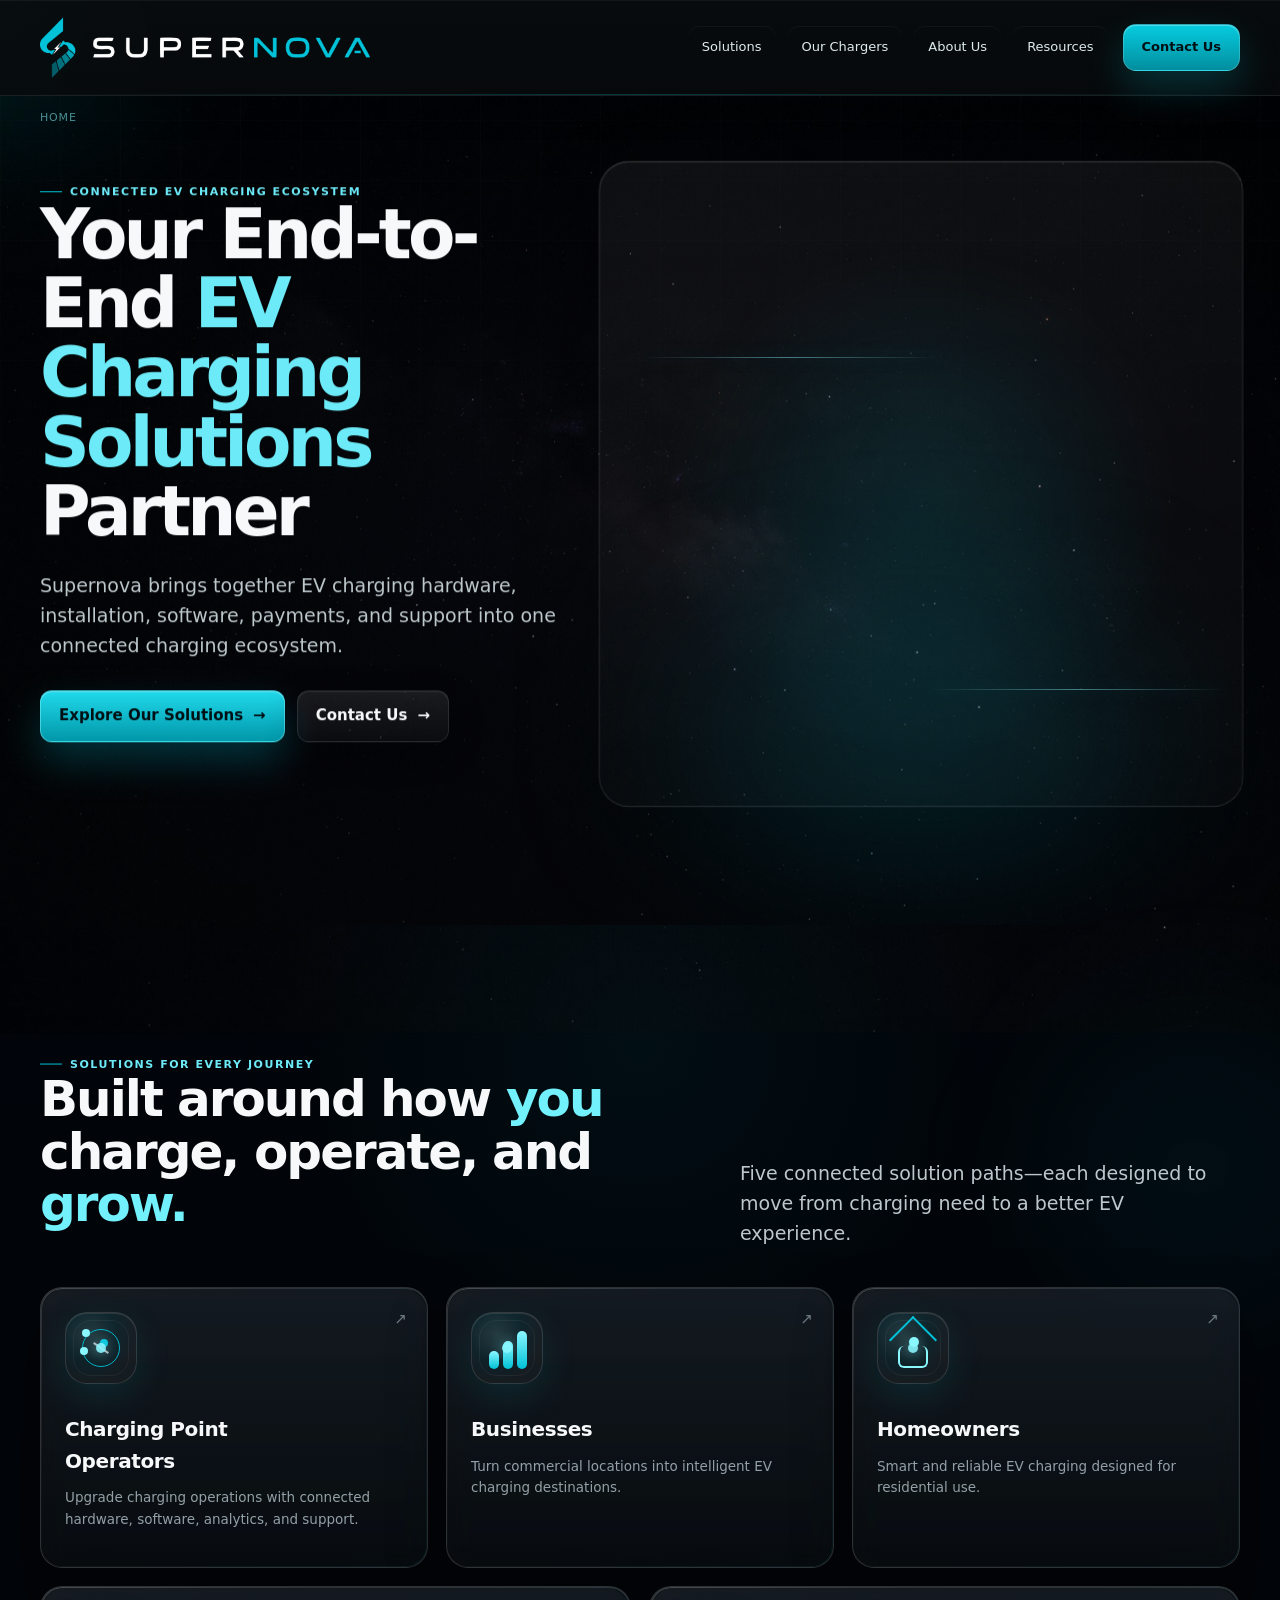
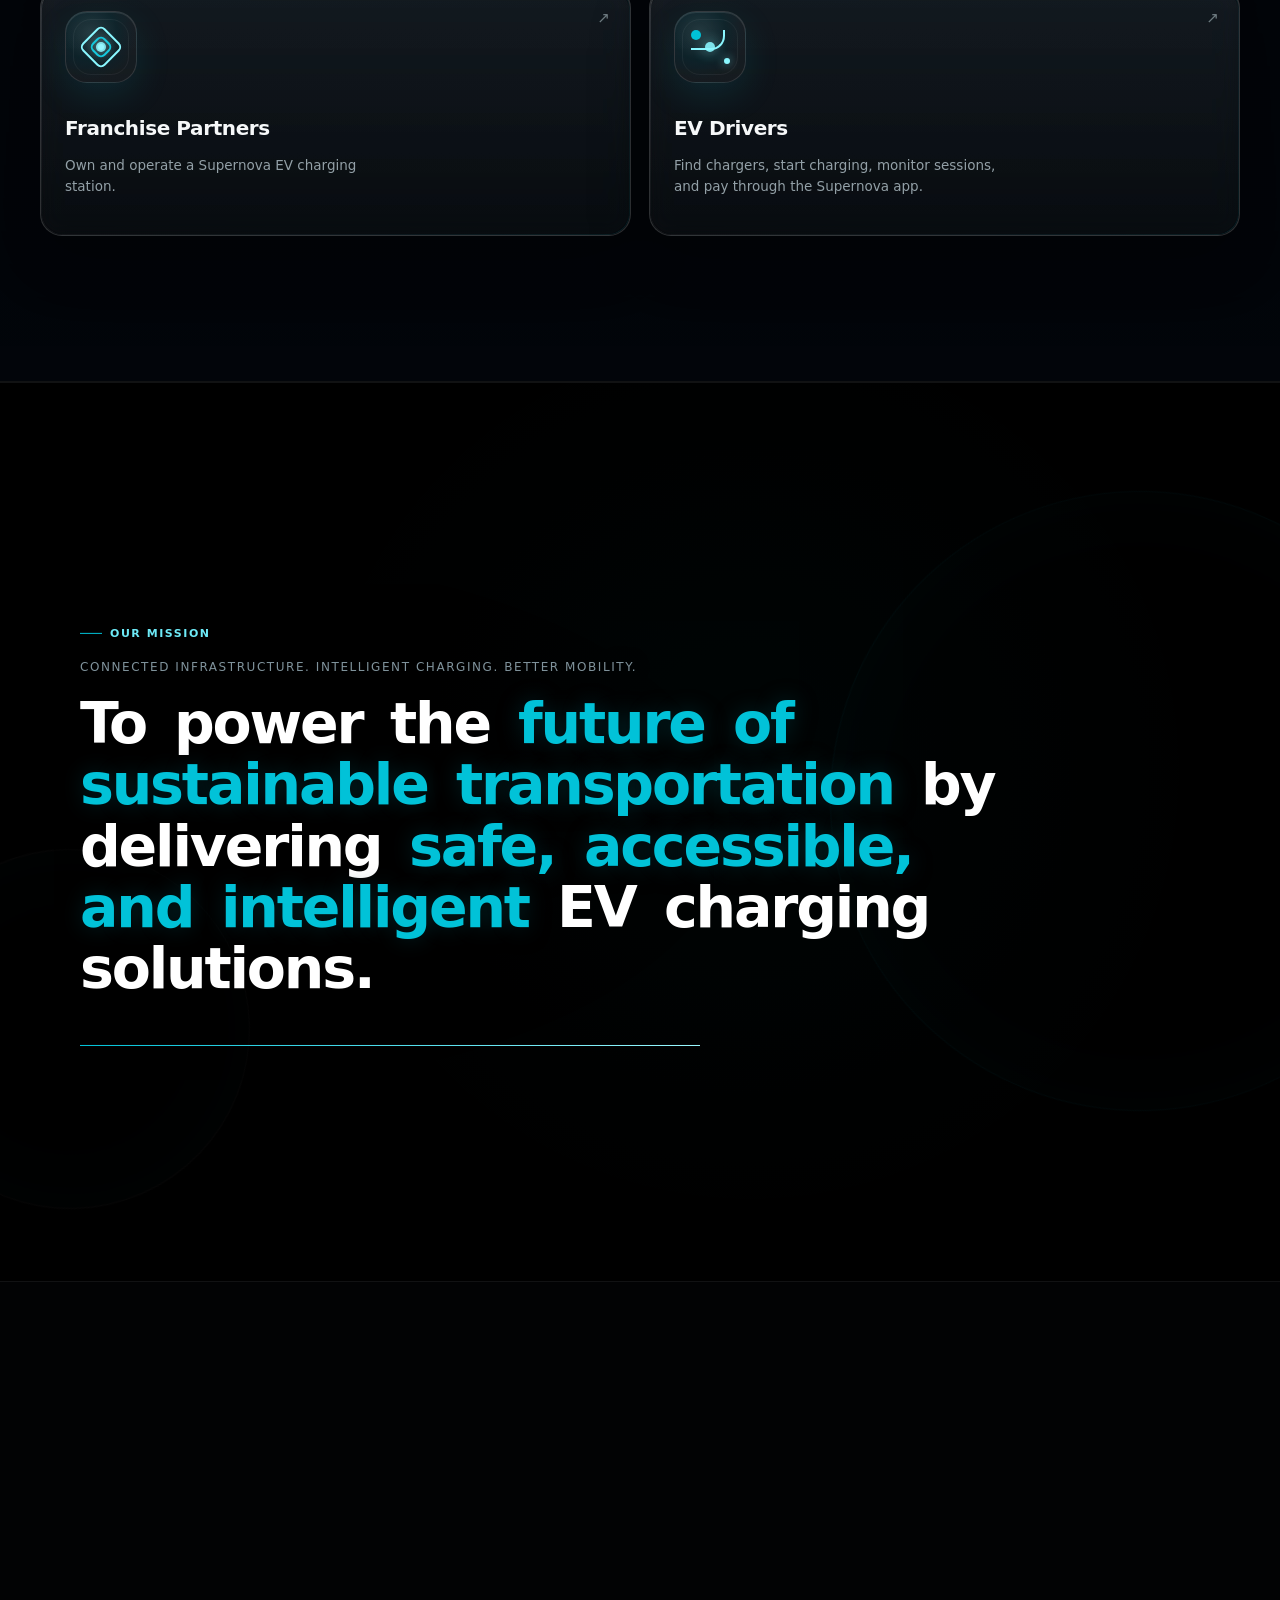
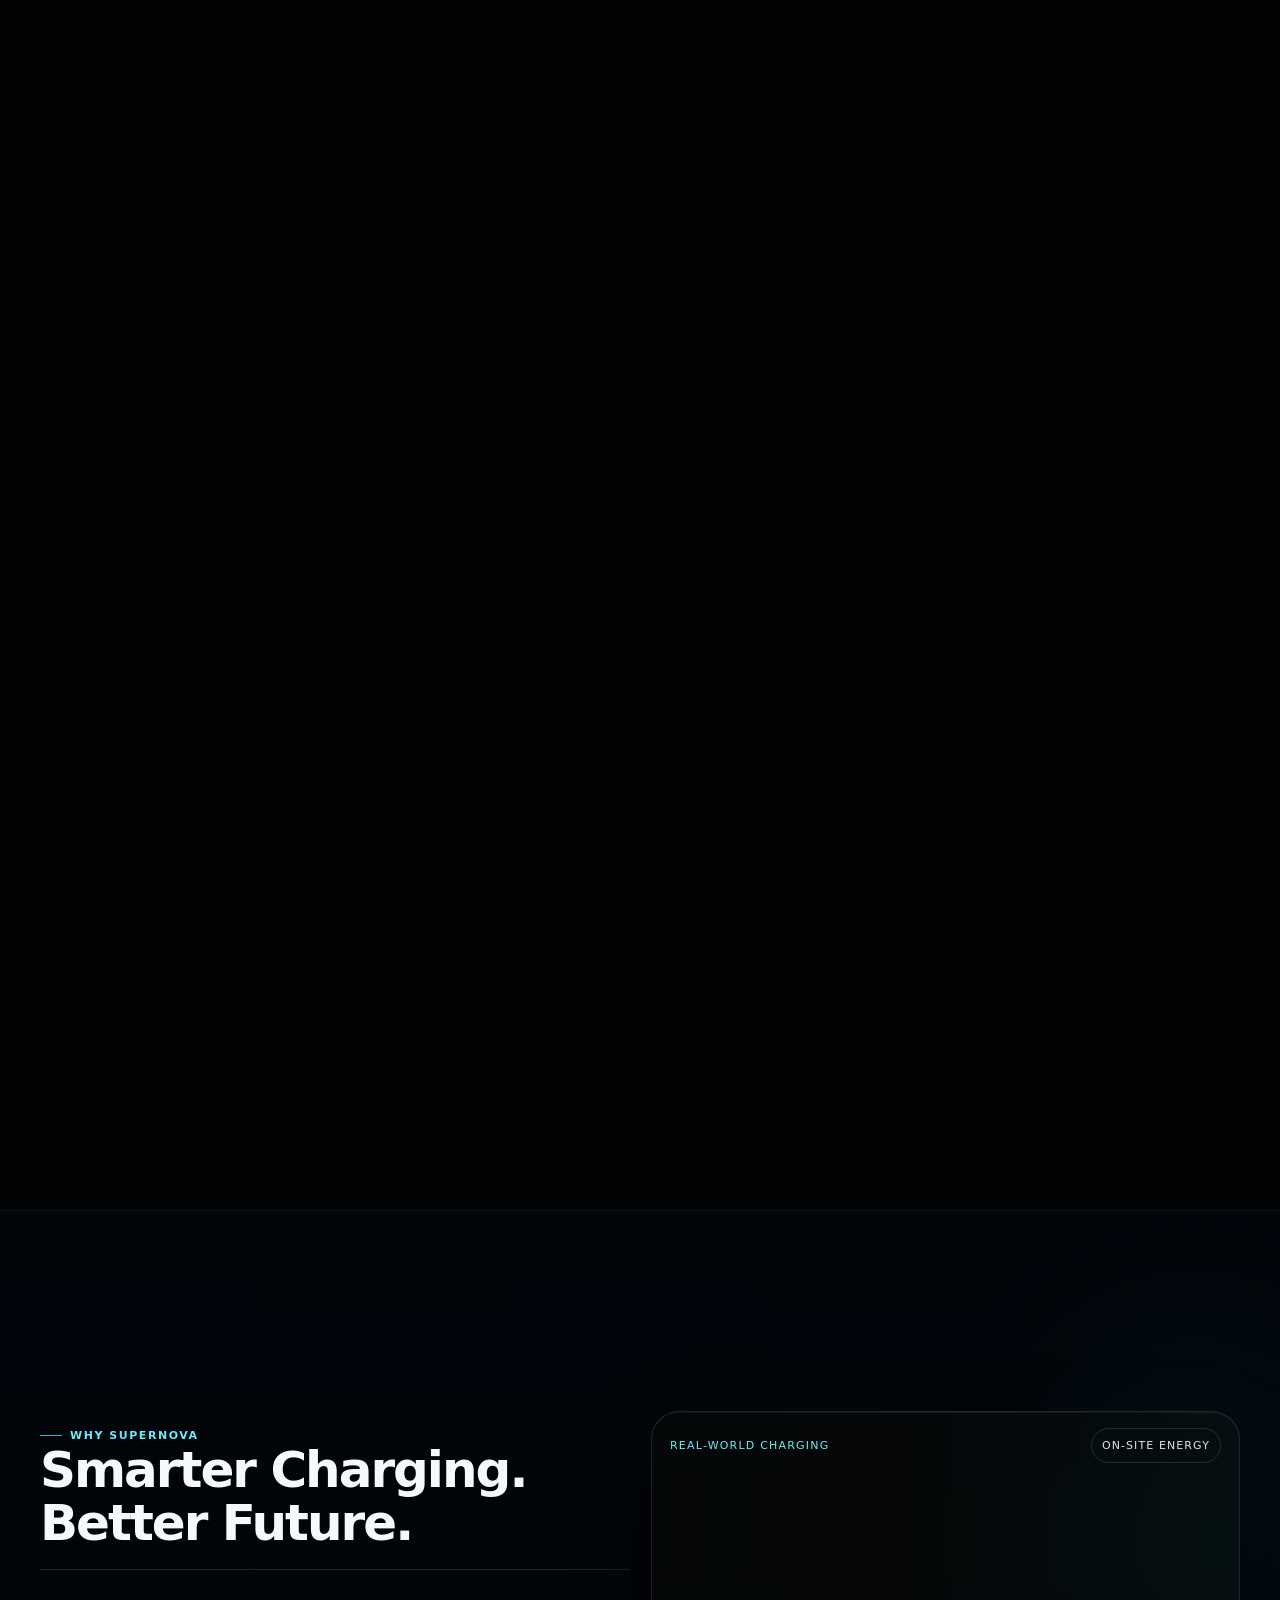
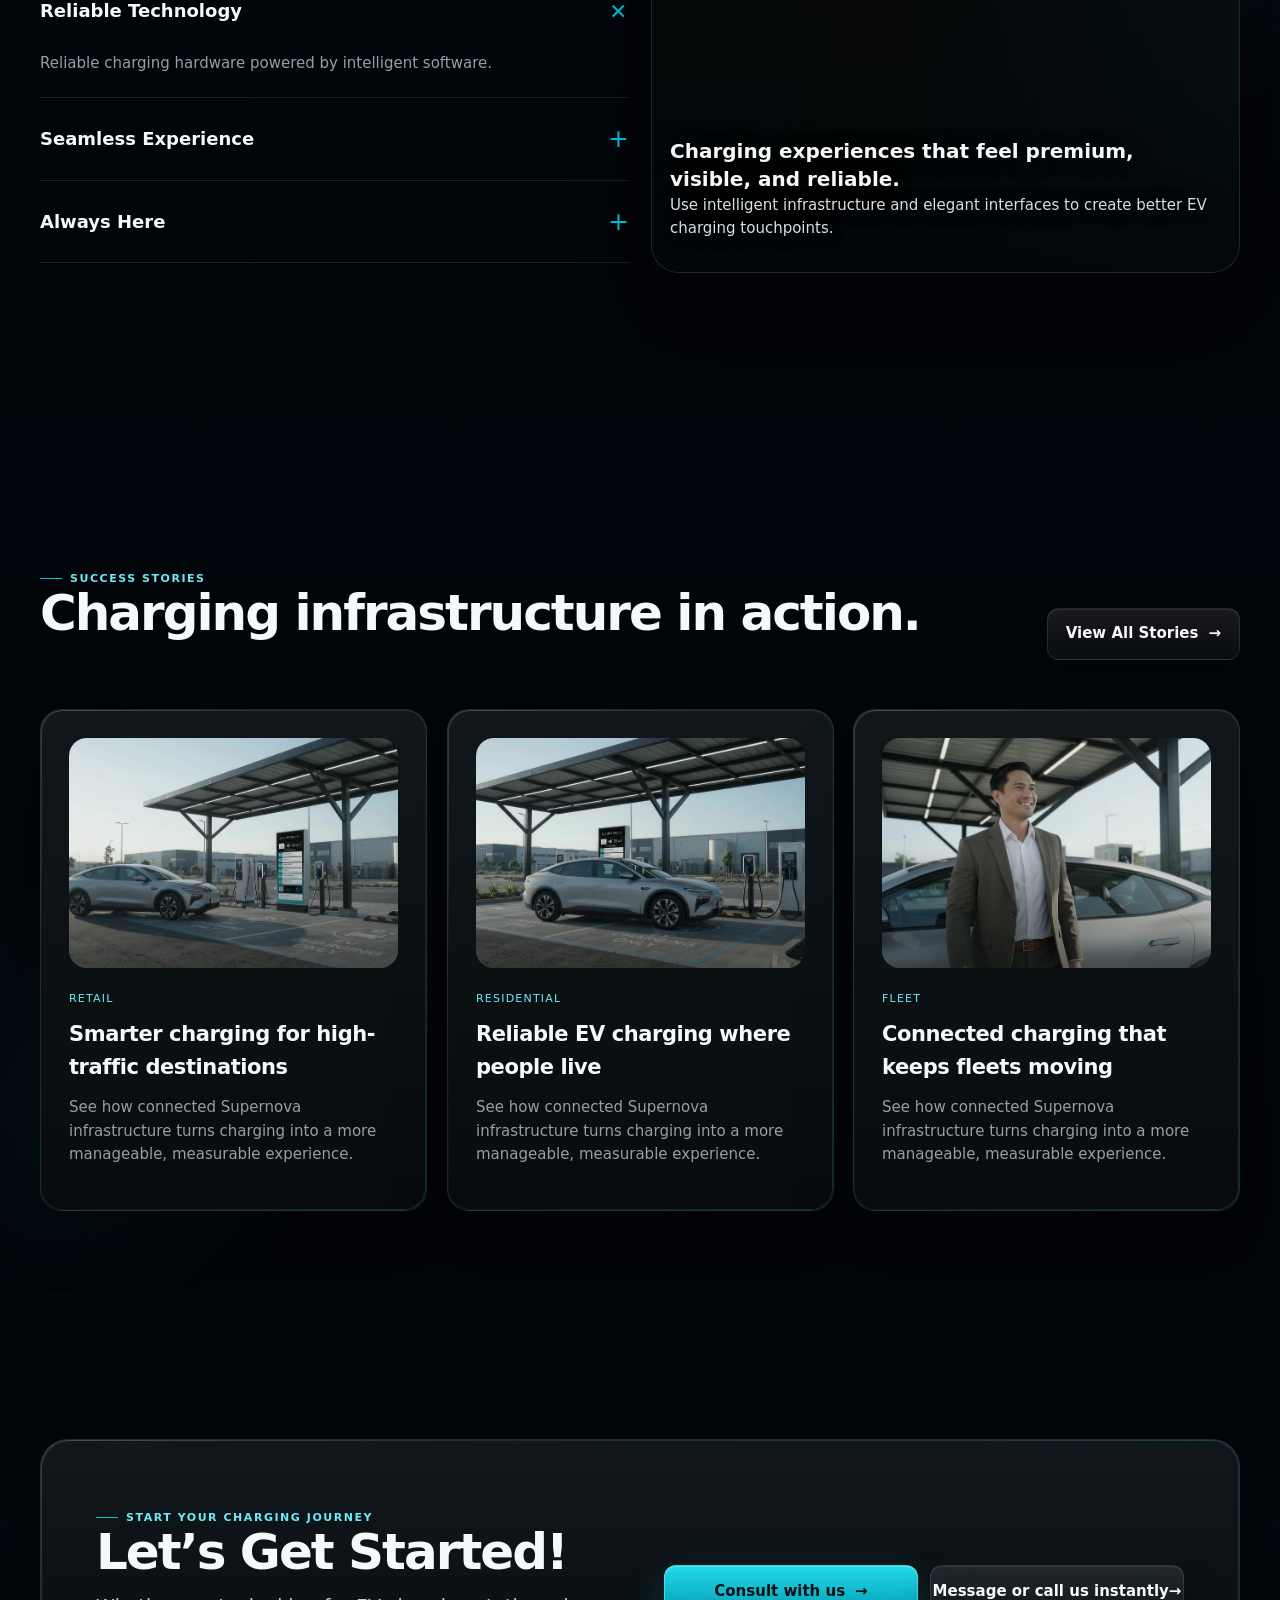
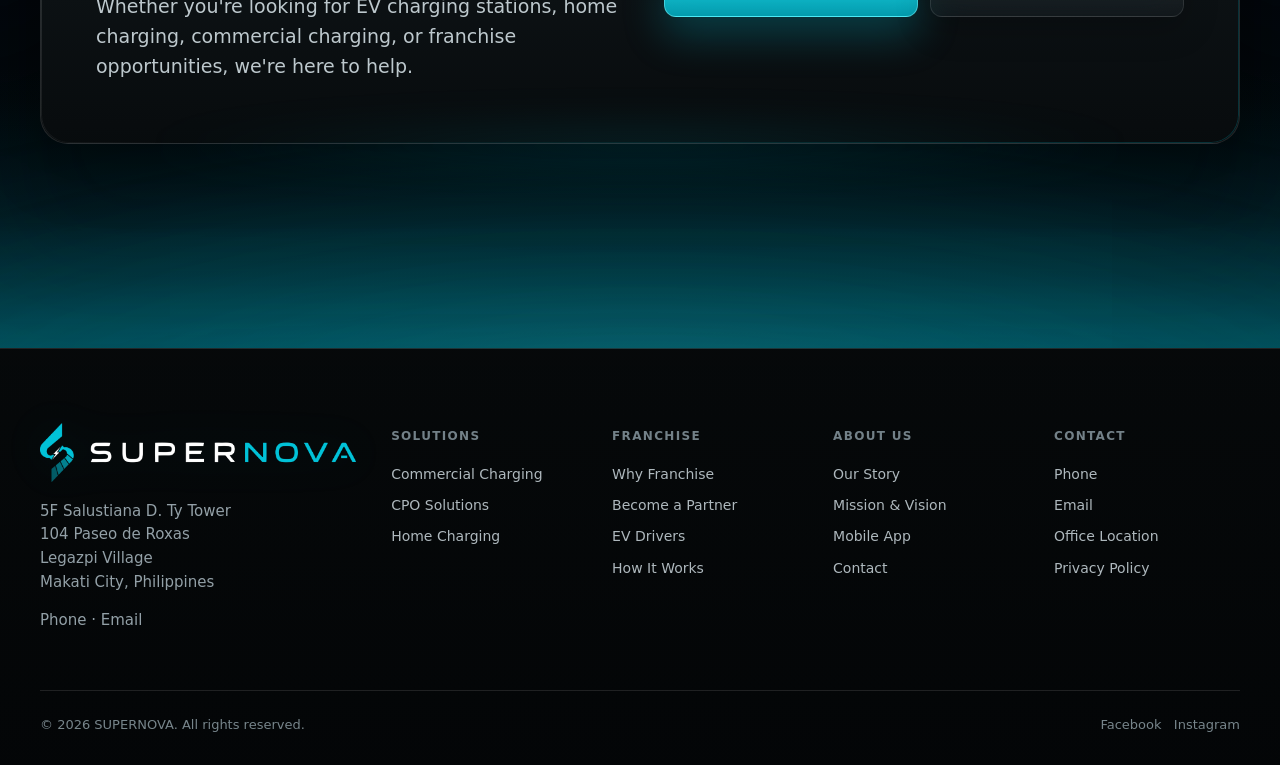
<file: index.html>
<!doctype html><html lang="en"><head><meta charset="utf-8"><meta name="viewport" content="width=device-width,initial-scale=1"><meta name="theme-color" content="#050708"><meta name="description" content="Supernova EV Charging Solutions — connected charging hardware, software, payments and support."><title>Supernova EV Charging Solutions</title><link rel="preconnect" href="https://api.fontshare.com"><link href="https://api.fontshare.com/v2/css?f[]=general-sans@400,500,600,700&display=swap" rel="stylesheet"><link rel="stylesheet" href="assets/style-v48.css"></head><body data-page="home"><noscript>Please enable JavaScript to view this interactive prototype.</noscript><script src="assets/site-v48.js"></script></body></html>
</file>
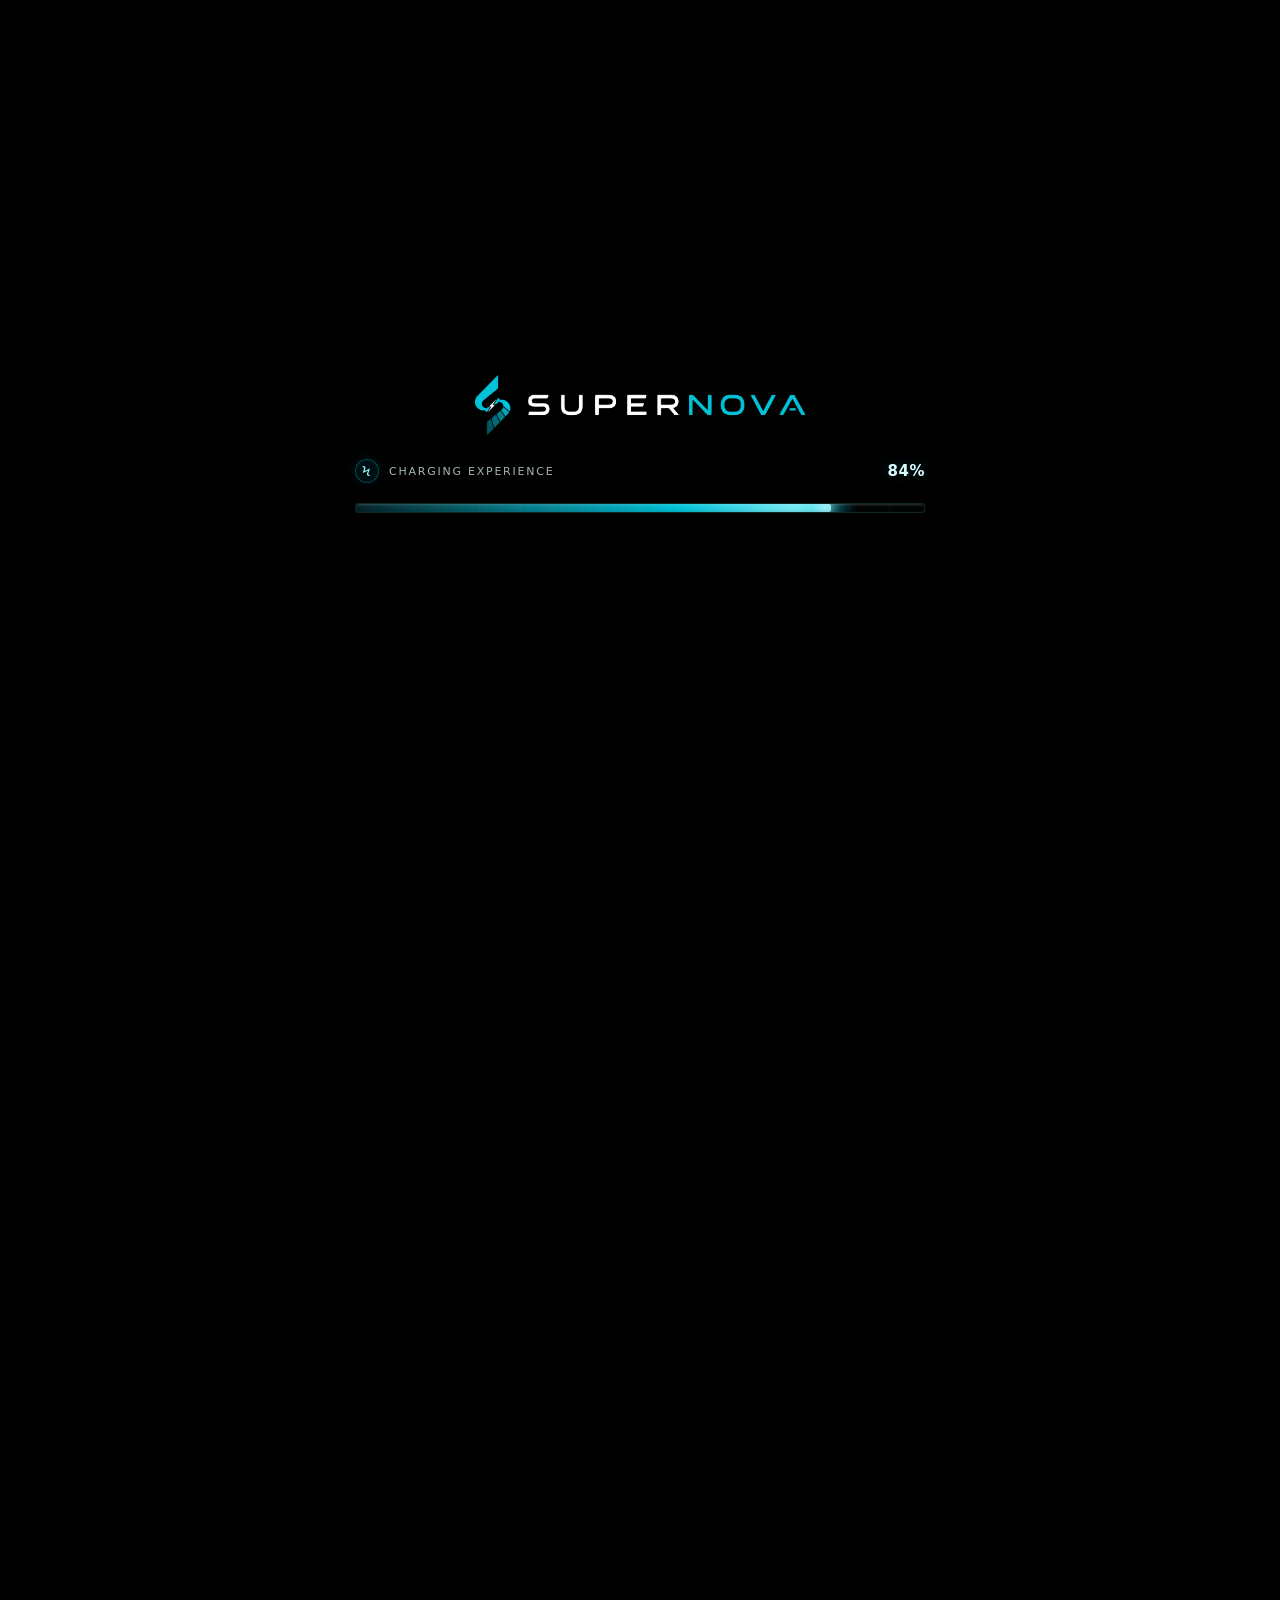
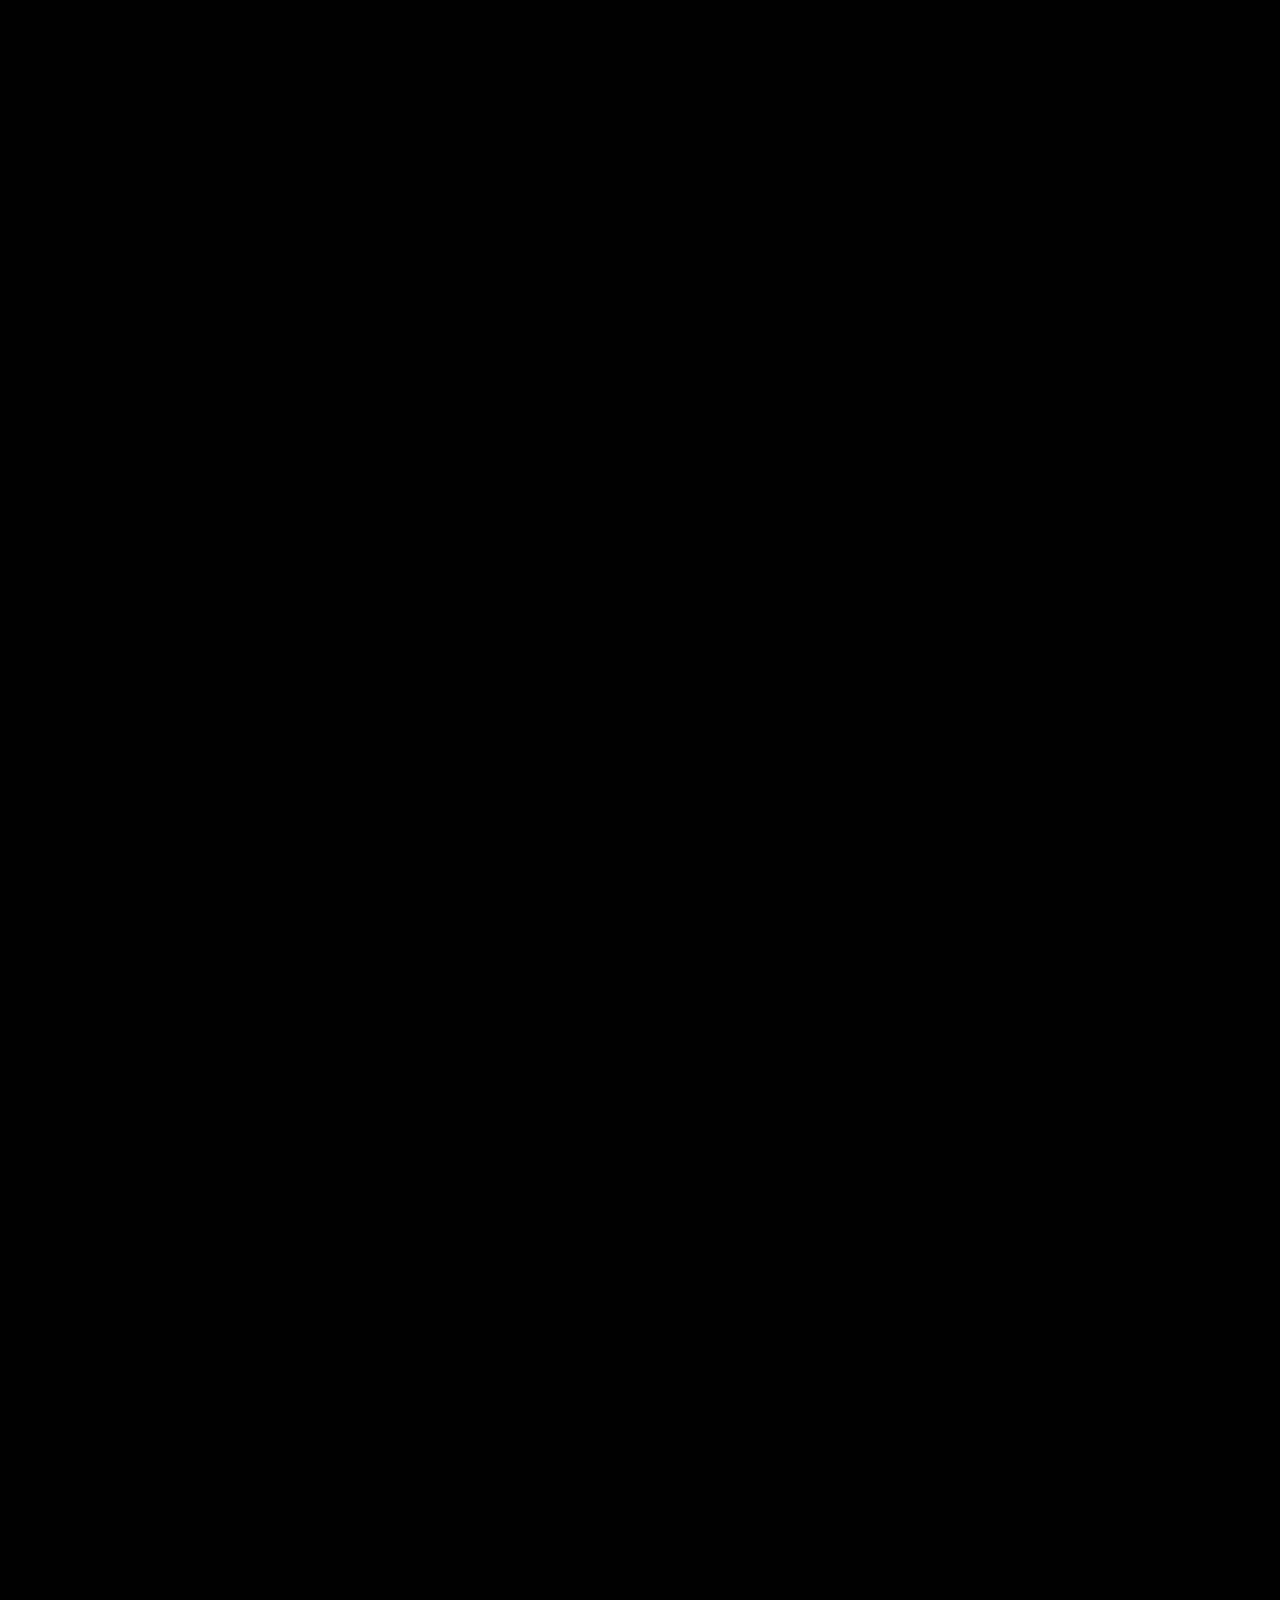
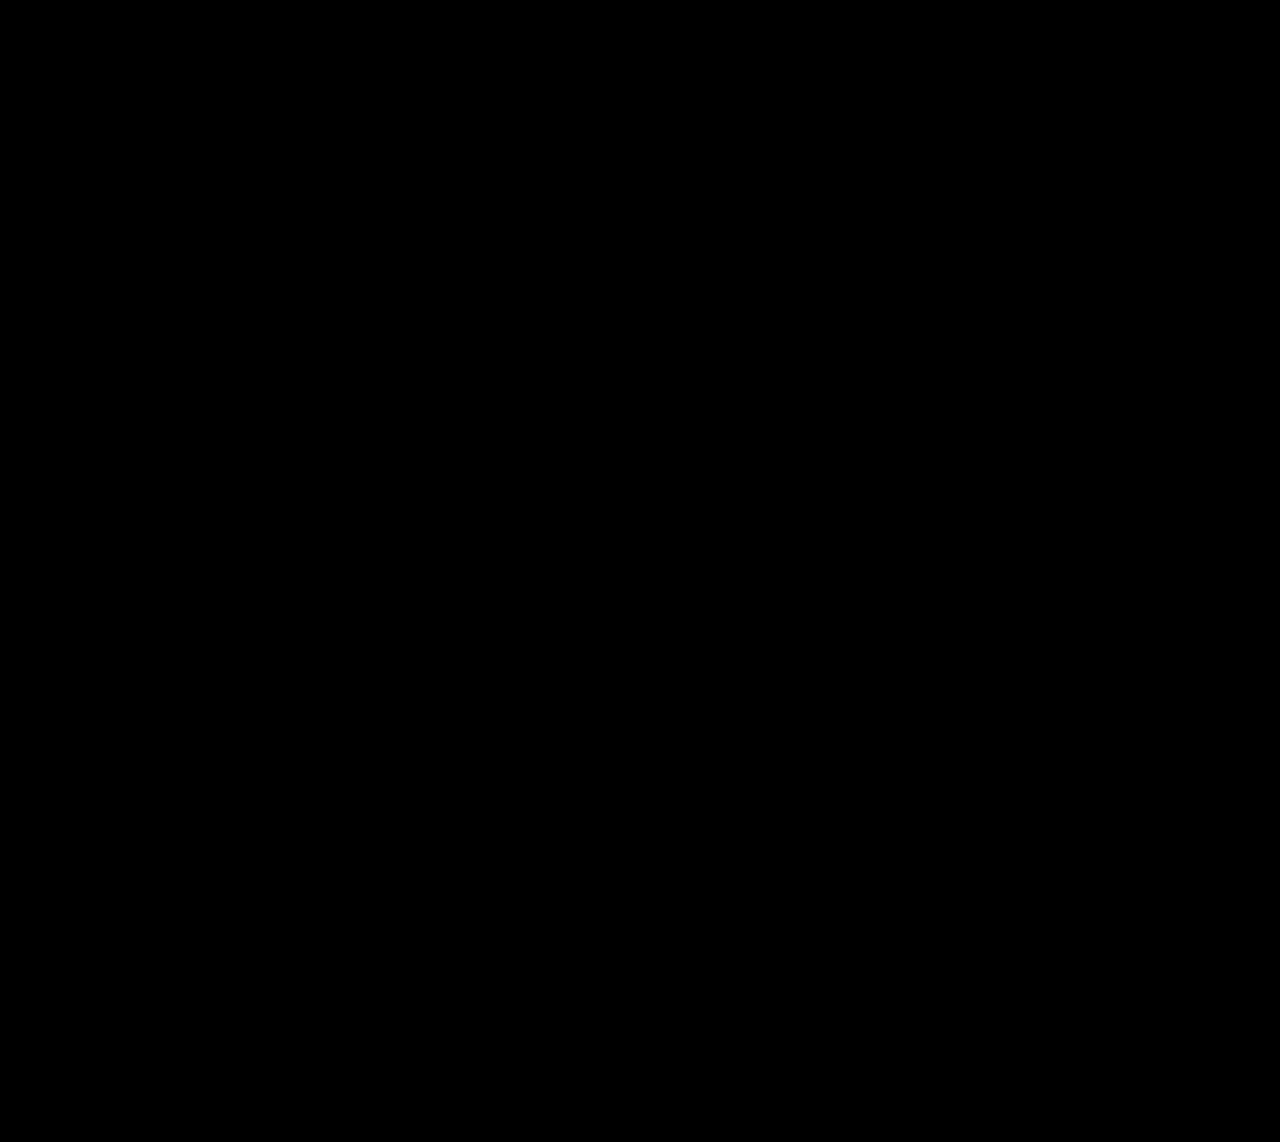
<file: about.html>
<!doctype html><html lang="en"><head><meta charset="utf-8"><meta name="viewport" content="width=device-width,initial-scale=1"><meta name="theme-color" content="#050708"><meta name="description" content="Supernova EV Charging Solutions — connected charging hardware, software, payments and support."><title>Supernova EV Charging Solutions</title><link rel="preconnect" href="https://api.fontshare.com"><link href="https://api.fontshare.com/v2/css?f[]=general-sans@400,500,600,700&display=swap" rel="stylesheet"><link rel="stylesheet" href="assets/style-v48.css"></head><body data-page="about"><noscript>Please enable JavaScript to view this interactive prototype.</noscript><script src="assets/site-v48.js"></script></body></html>
</file>
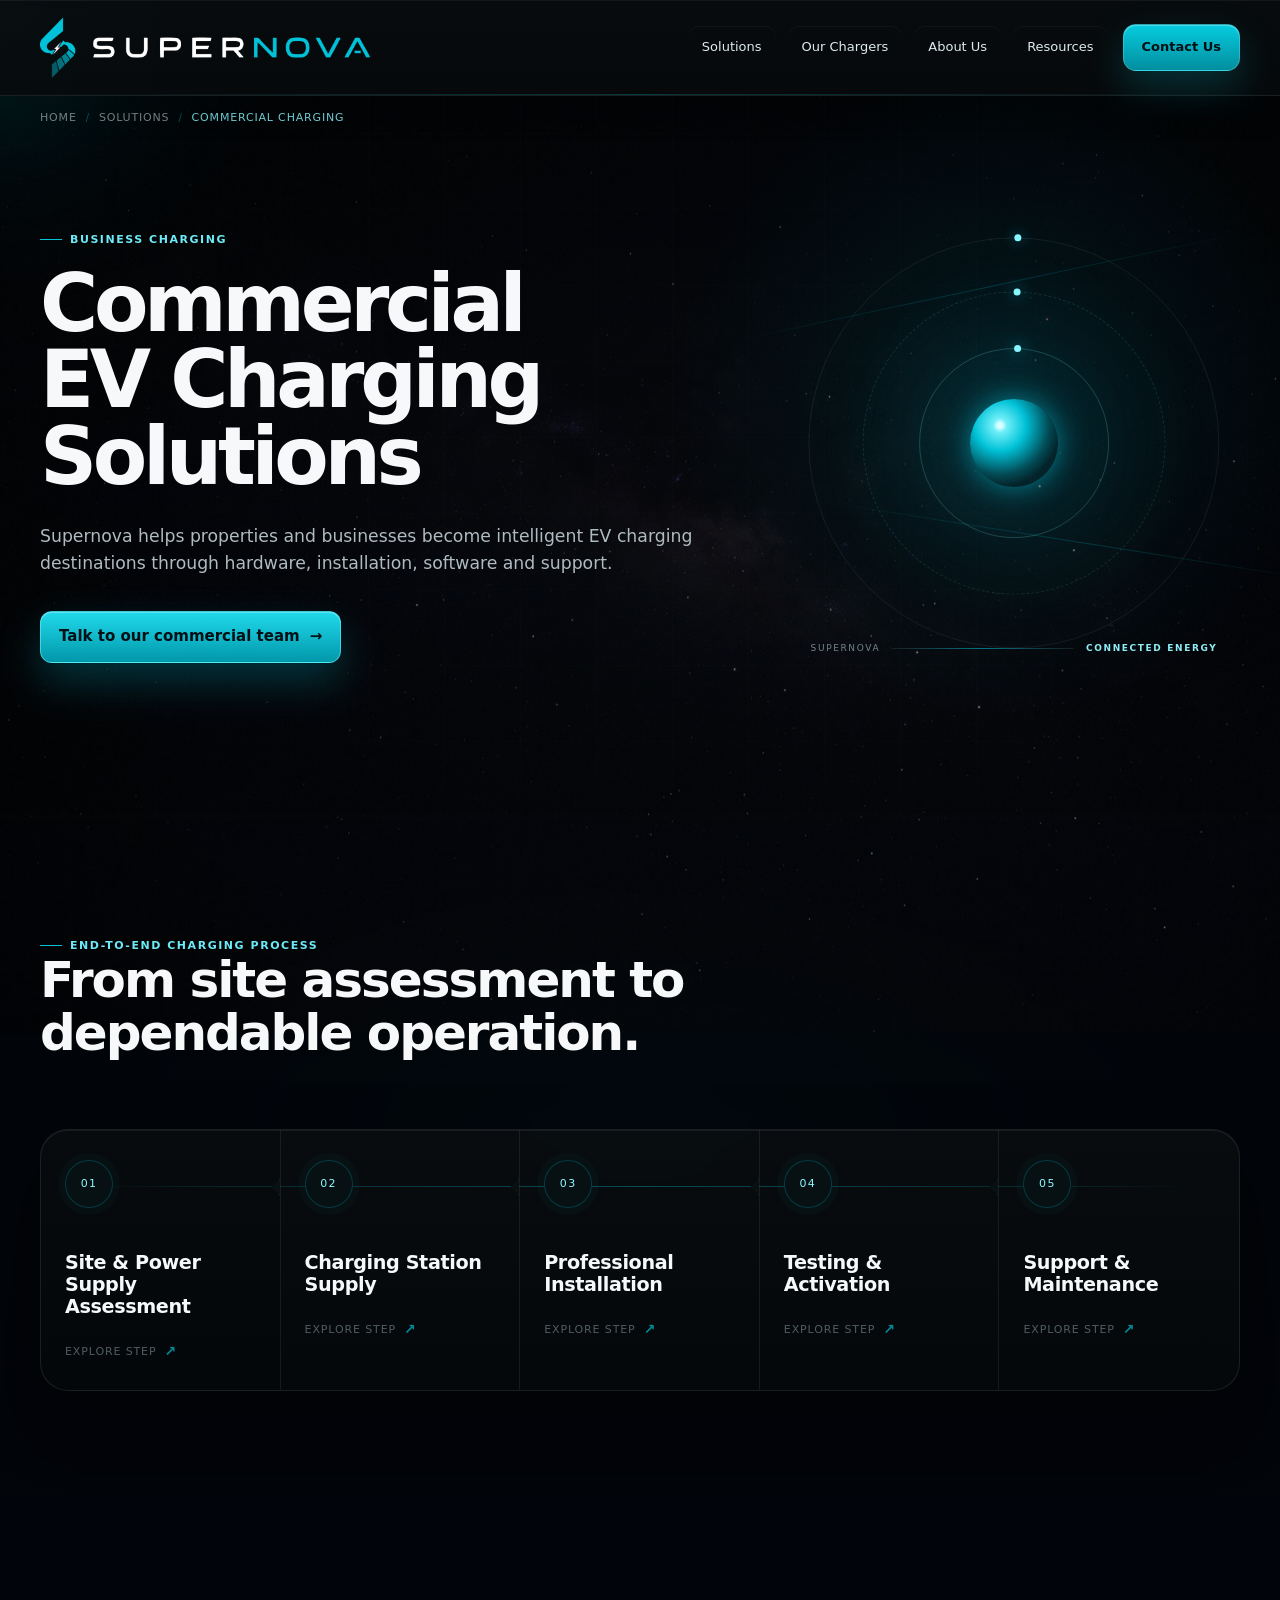
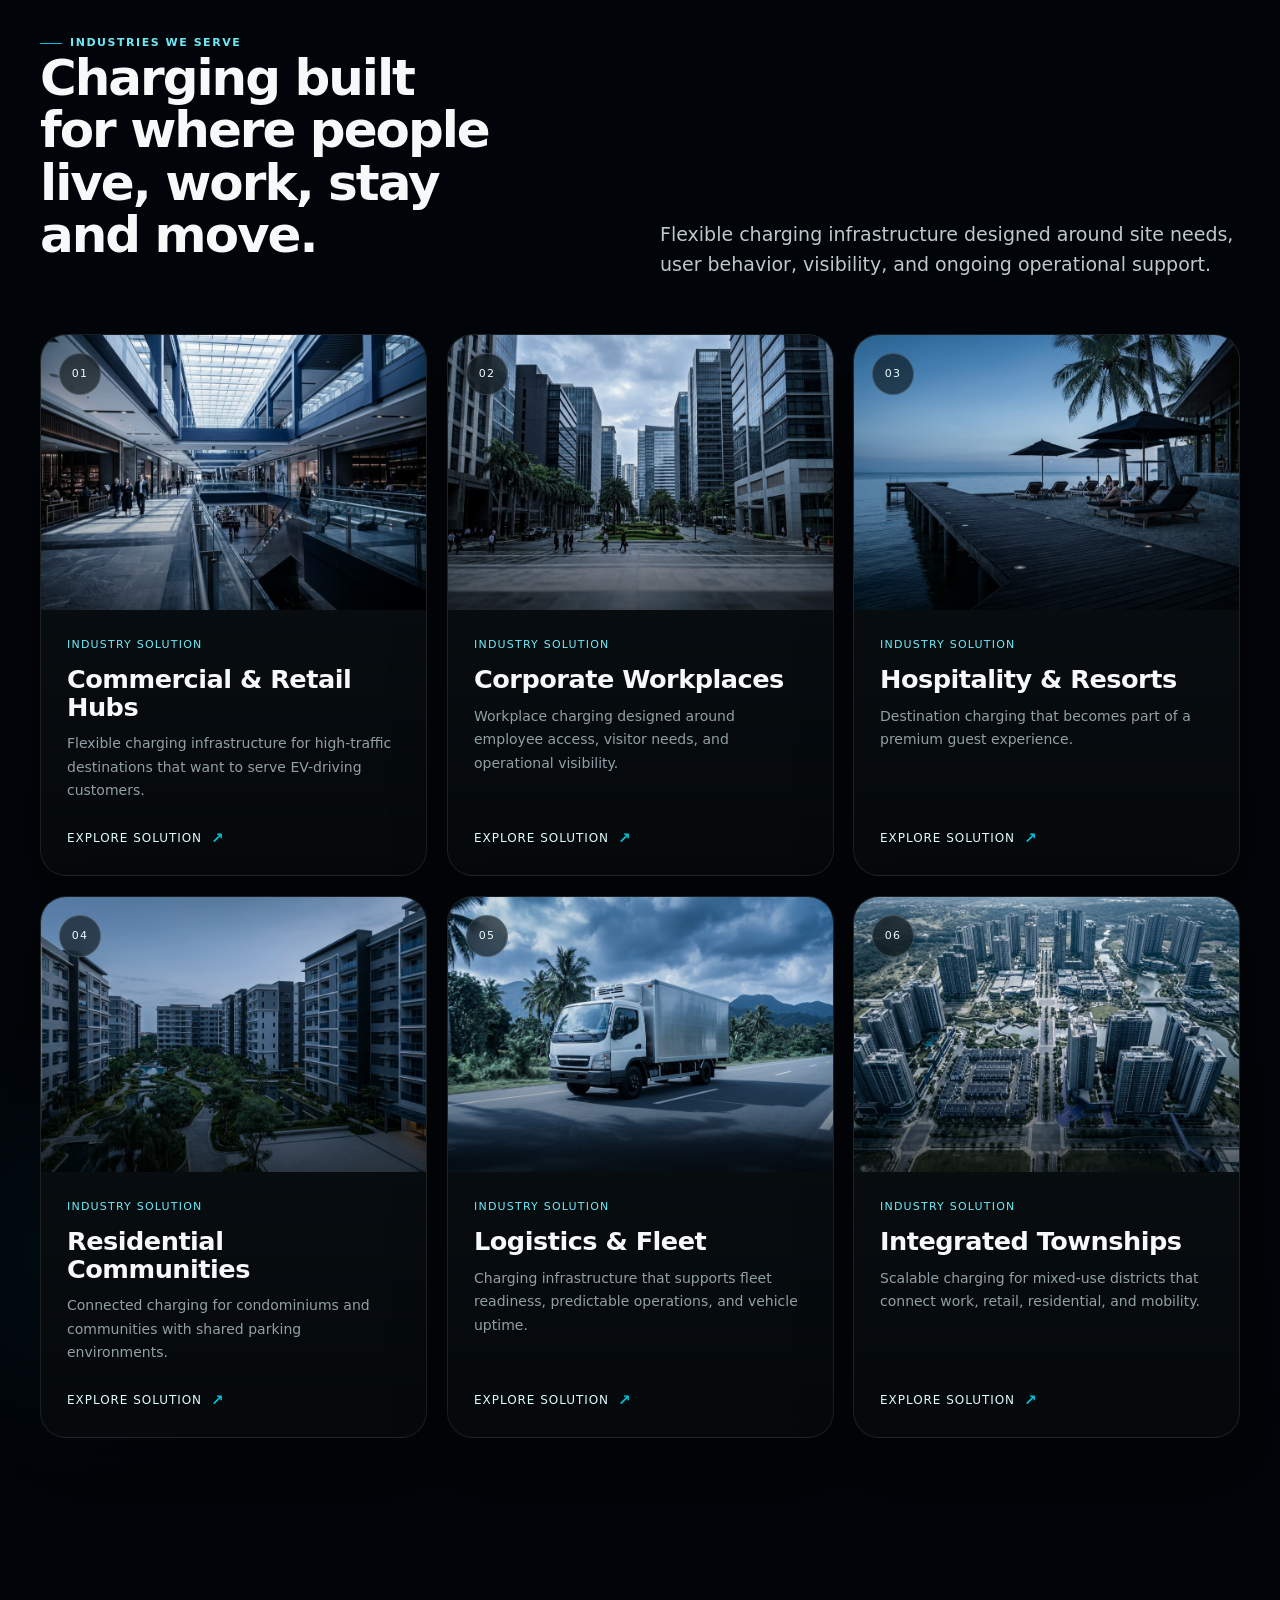
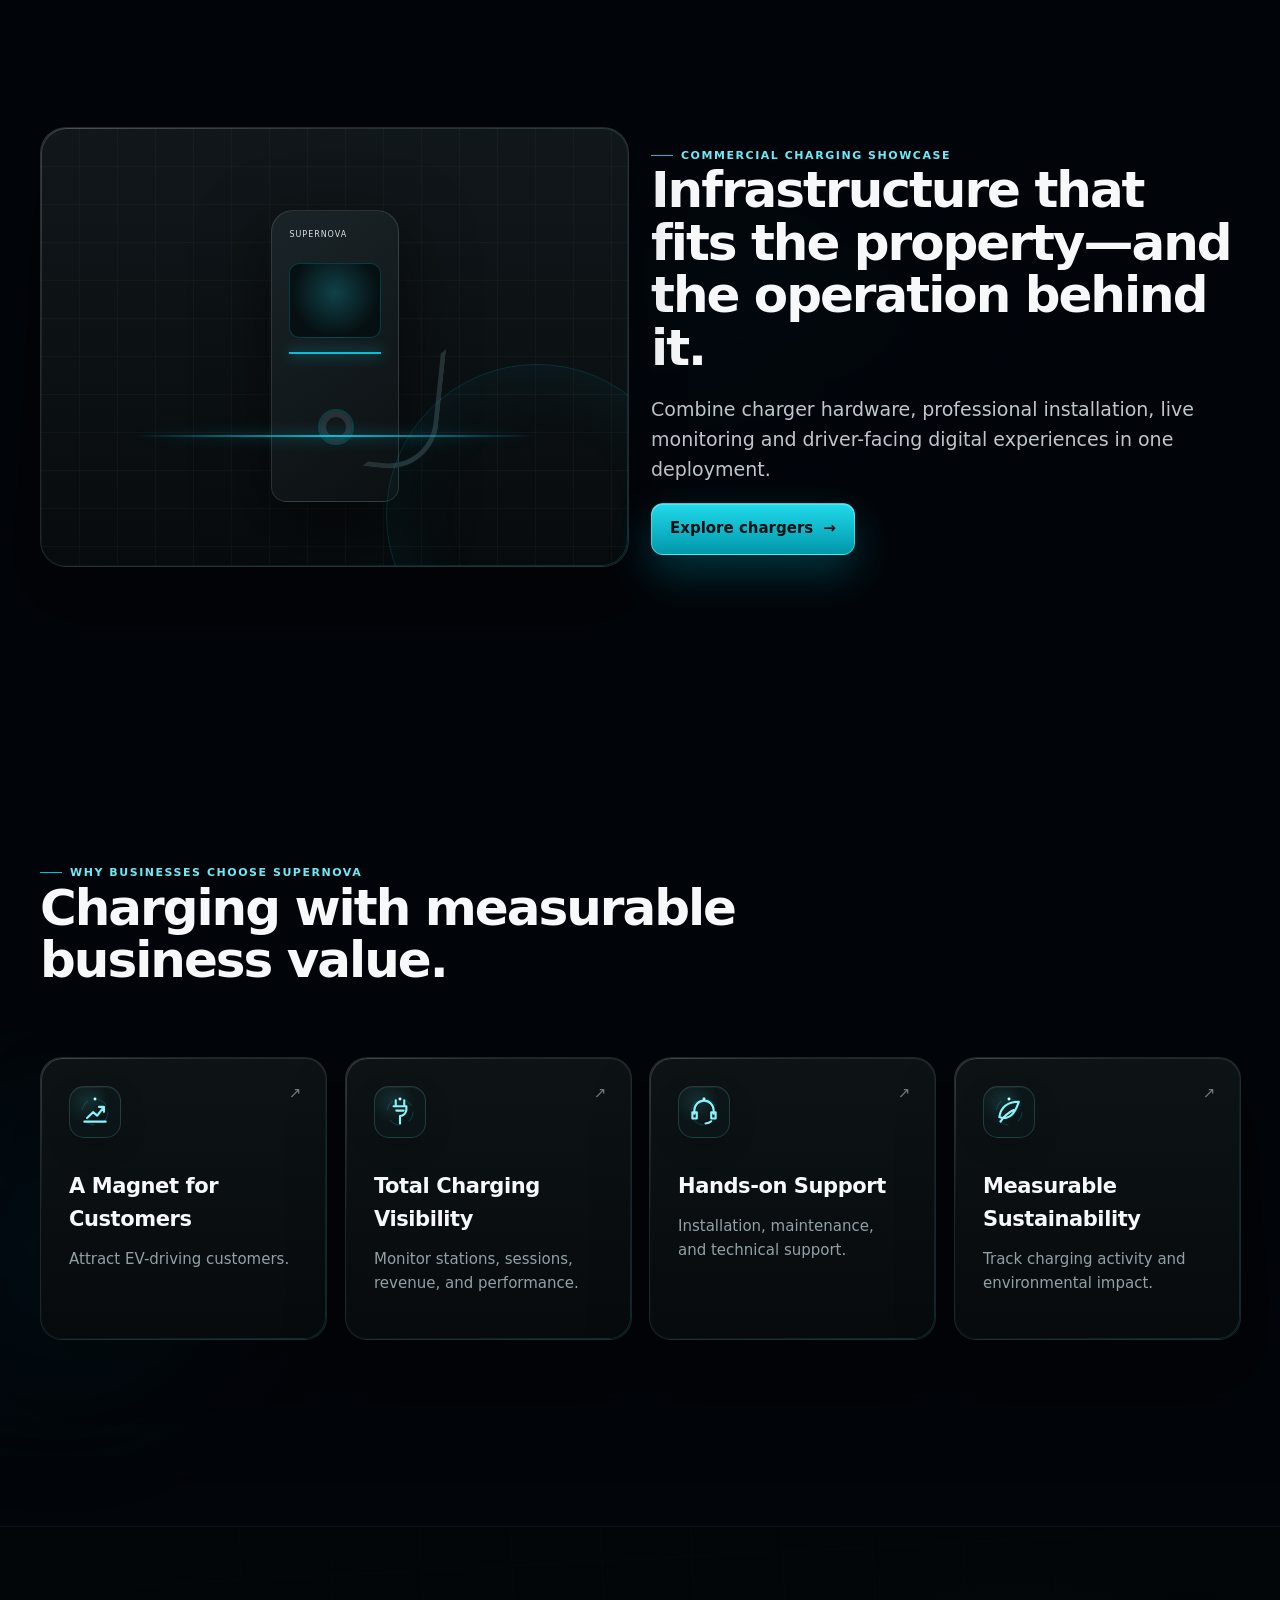
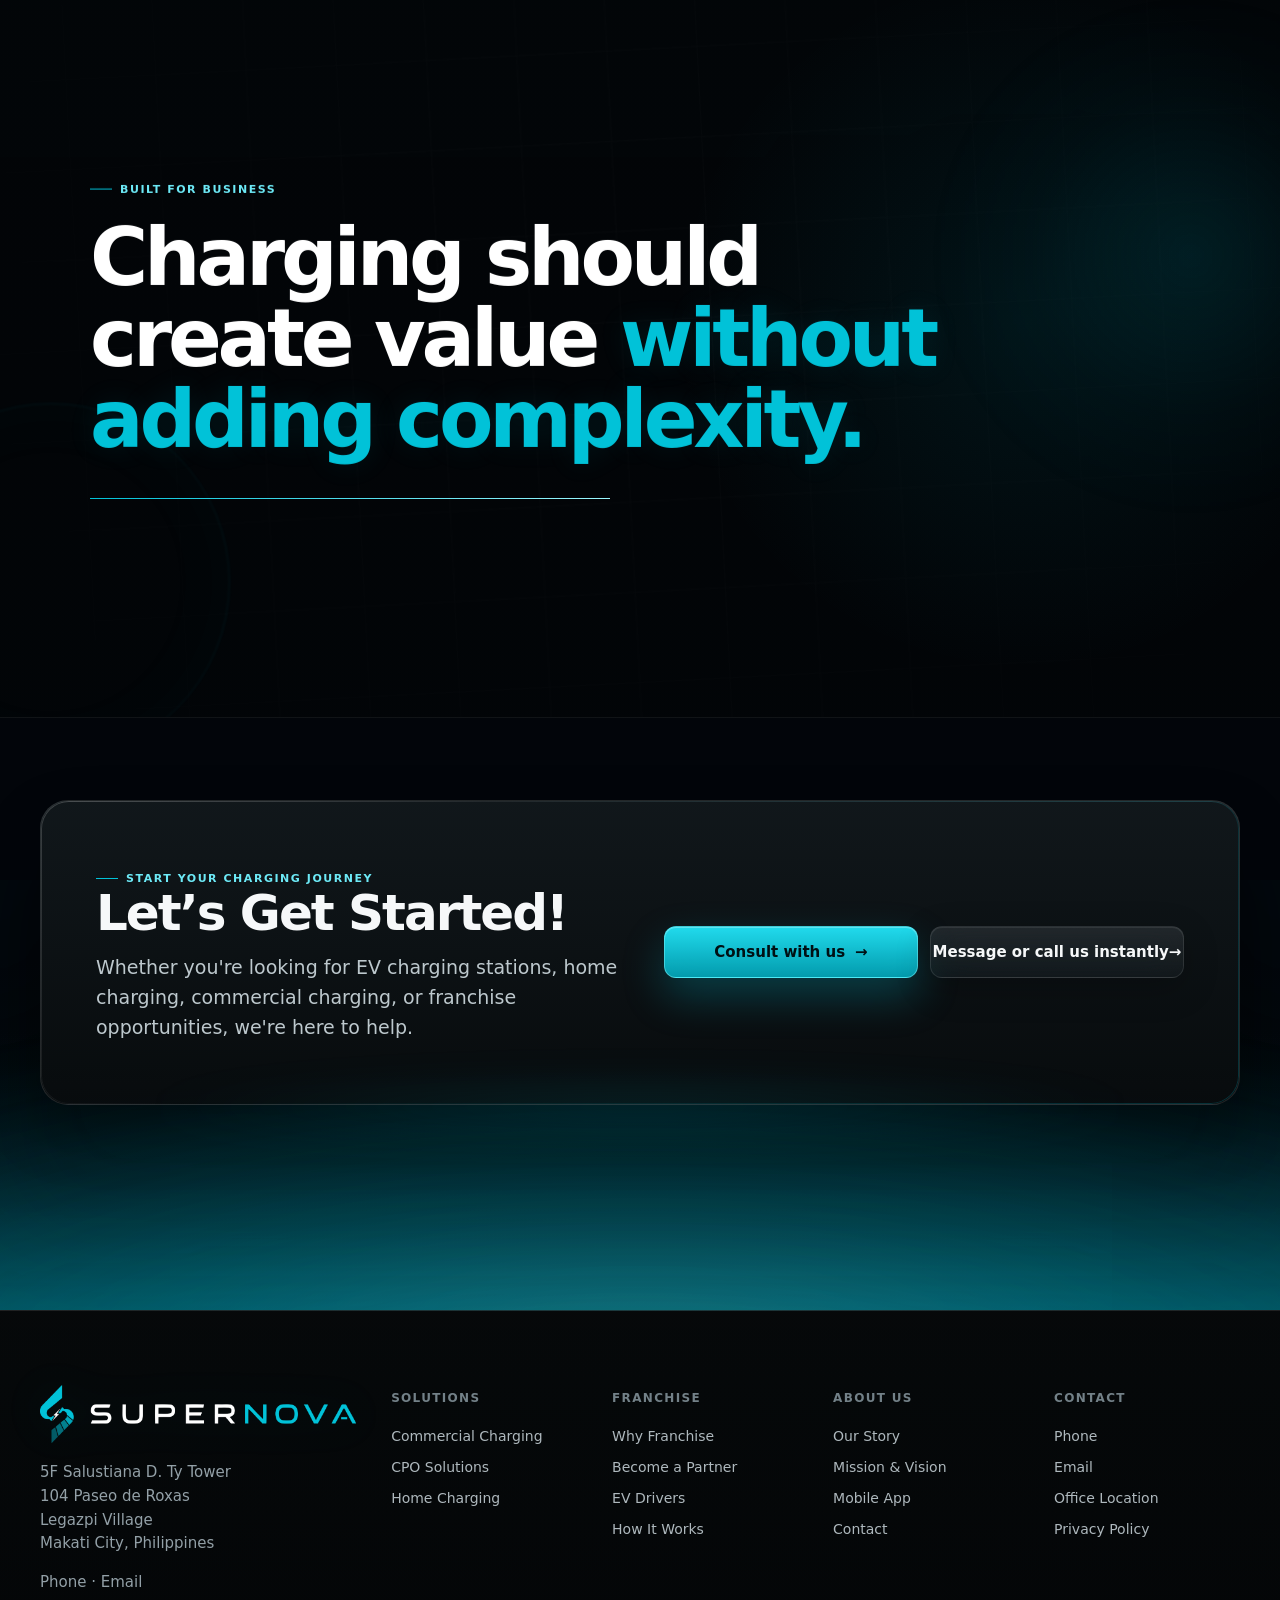
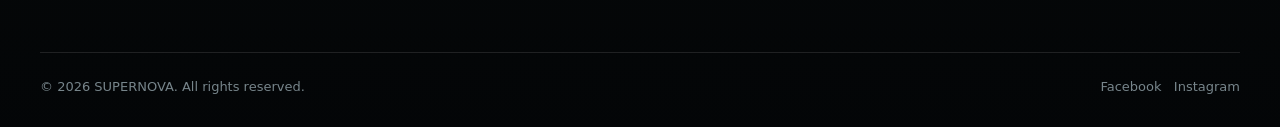
<file: commercial.html>
<!doctype html><html lang="en"><head><meta charset="utf-8"><meta name="viewport" content="width=device-width,initial-scale=1"><meta name="theme-color" content="#050708"><meta name="description" content="Supernova EV Charging Solutions — connected charging hardware, software, payments and support."><title>Supernova EV Charging Solutions</title><link rel="preconnect" href="https://api.fontshare.com"><link href="https://api.fontshare.com/v2/css?f[]=general-sans@400,500,600,700&display=swap" rel="stylesheet"><link rel="stylesheet" href="assets/style-v48.css"></head><body data-page="commercial"><noscript>Please enable JavaScript to view this interactive prototype.</noscript><script src="assets/site-v48.js"></script></body></html>
</file>
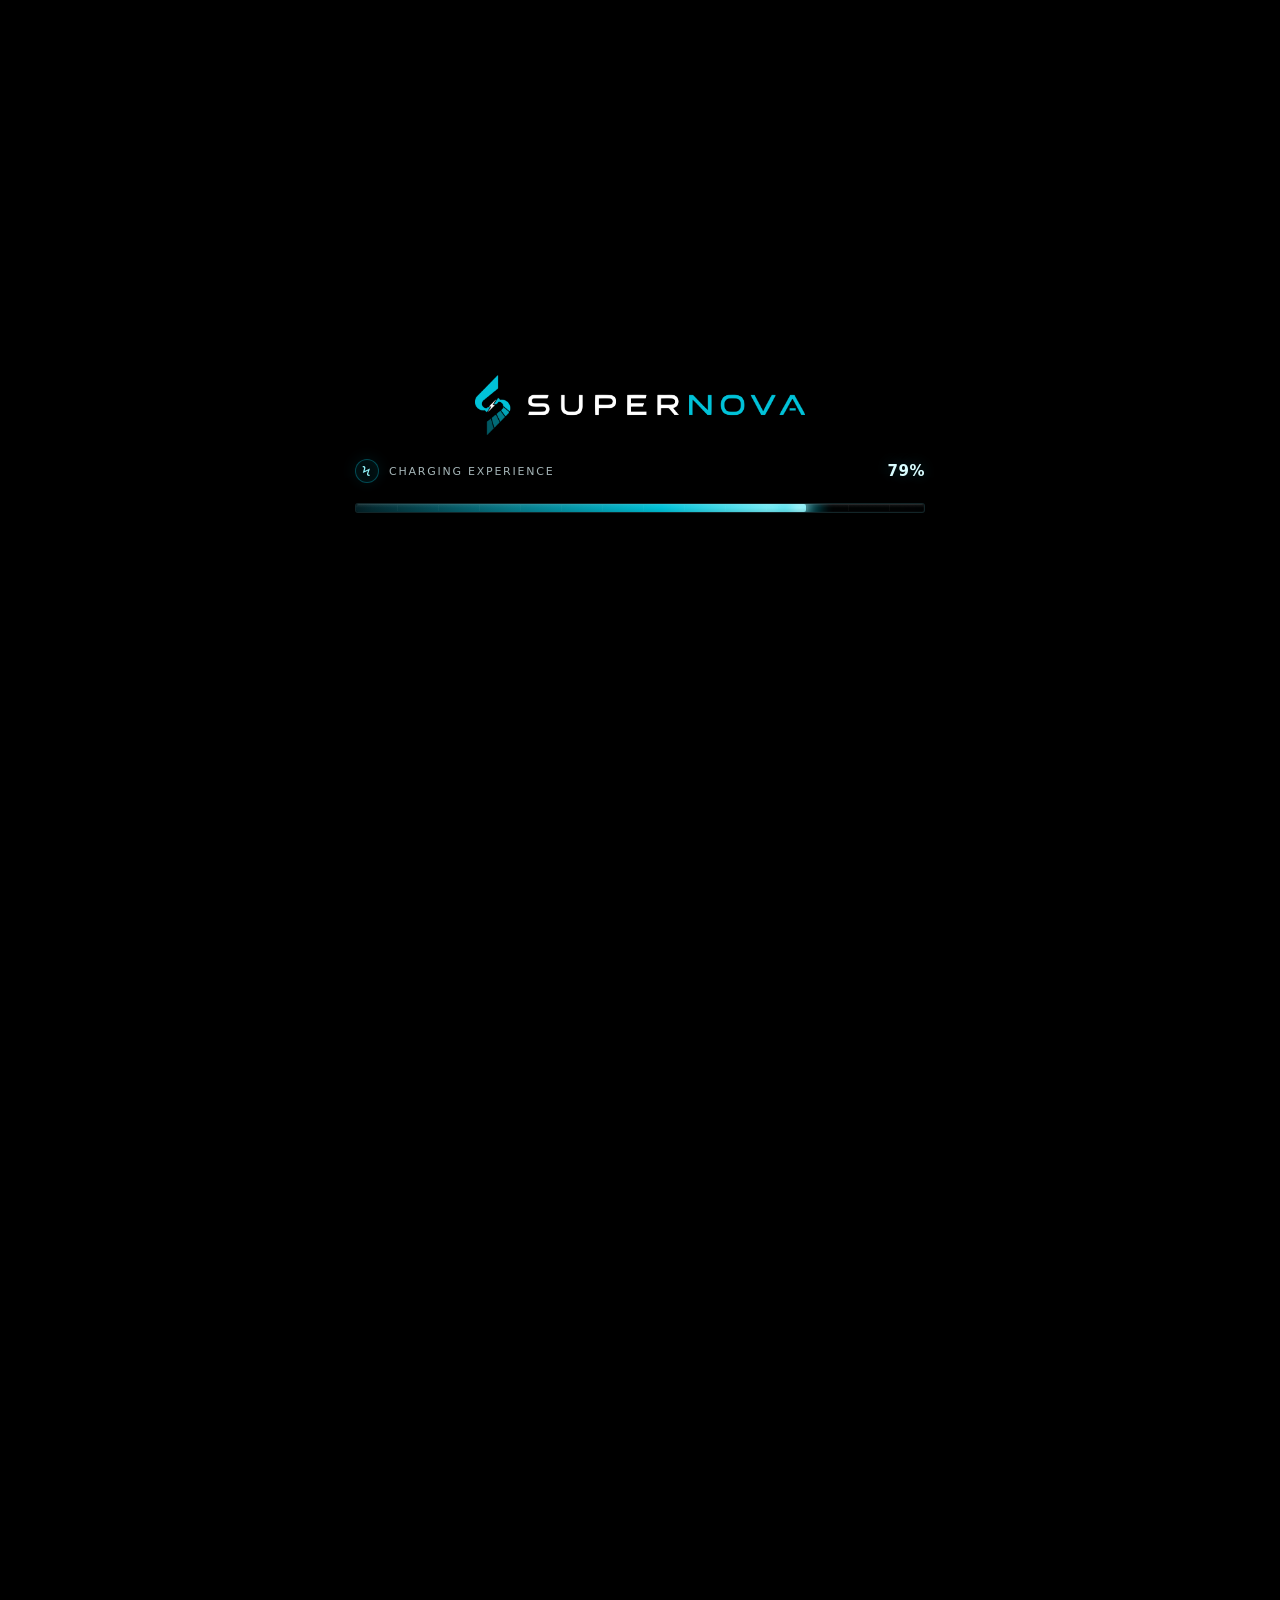
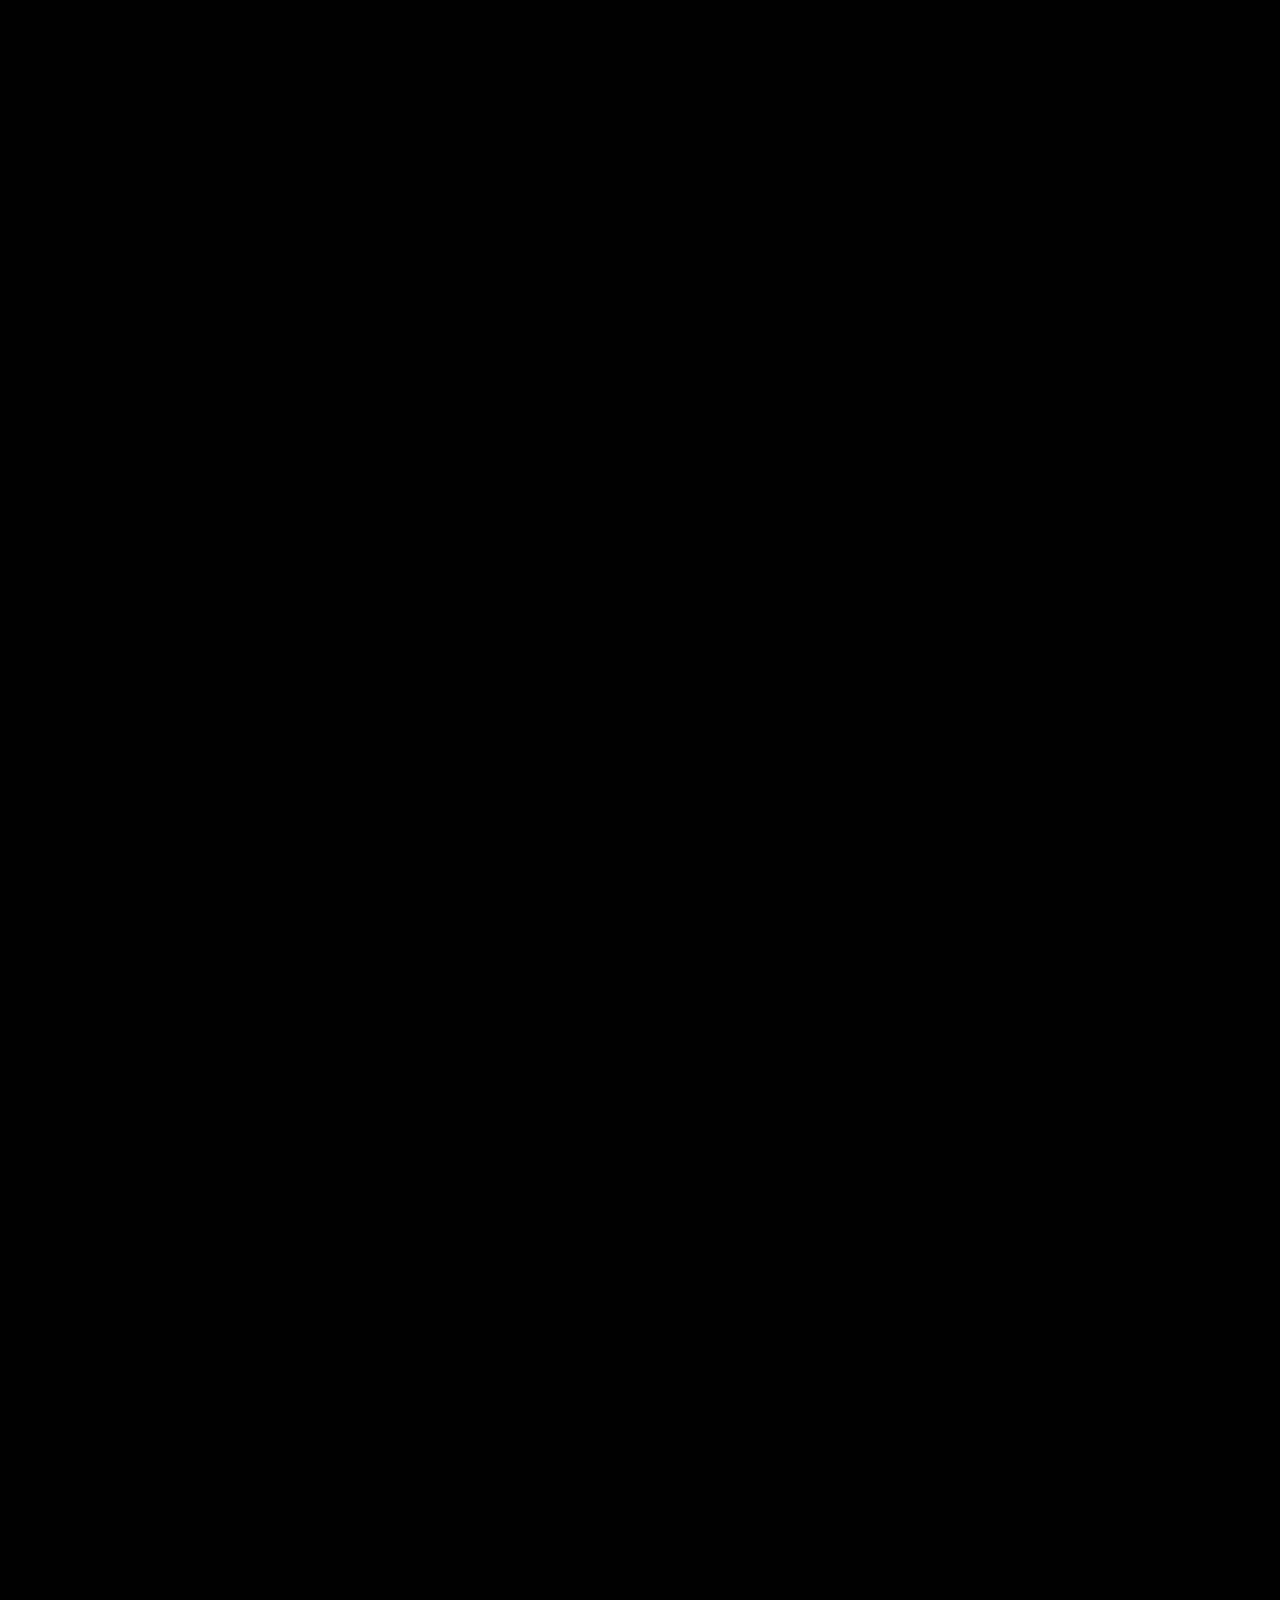
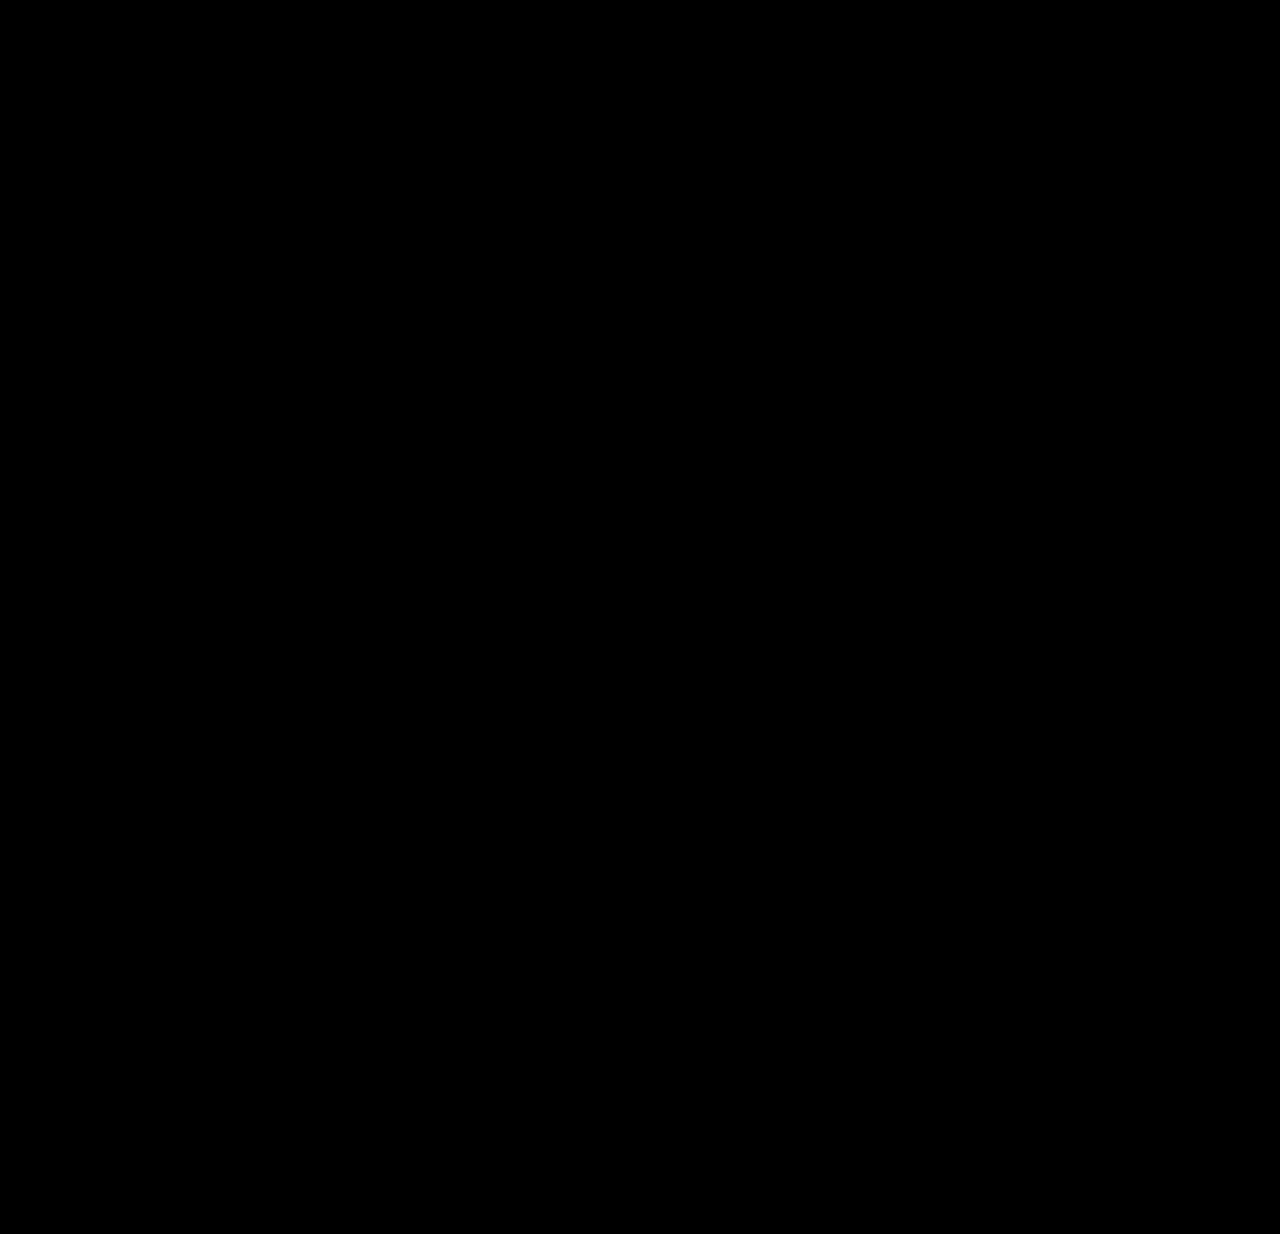
<file: contact.html>
<!doctype html><html lang="en"><head><meta charset="utf-8"><meta name="viewport" content="width=device-width,initial-scale=1"><meta name="theme-color" content="#050708"><meta name="description" content="Supernova EV Charging Solutions — connected charging hardware, software, payments and support."><title>Supernova EV Charging Solutions</title><link rel="preconnect" href="https://api.fontshare.com"><link href="https://api.fontshare.com/v2/css?f[]=general-sans@400,500,600,700&display=swap" rel="stylesheet"><link rel="stylesheet" href="assets/style-v48.css"></head><body data-page="contact"><noscript>Please enable JavaScript to view this interactive prototype.</noscript><script src="assets/site-v48.js"></script></body></html>
</file>
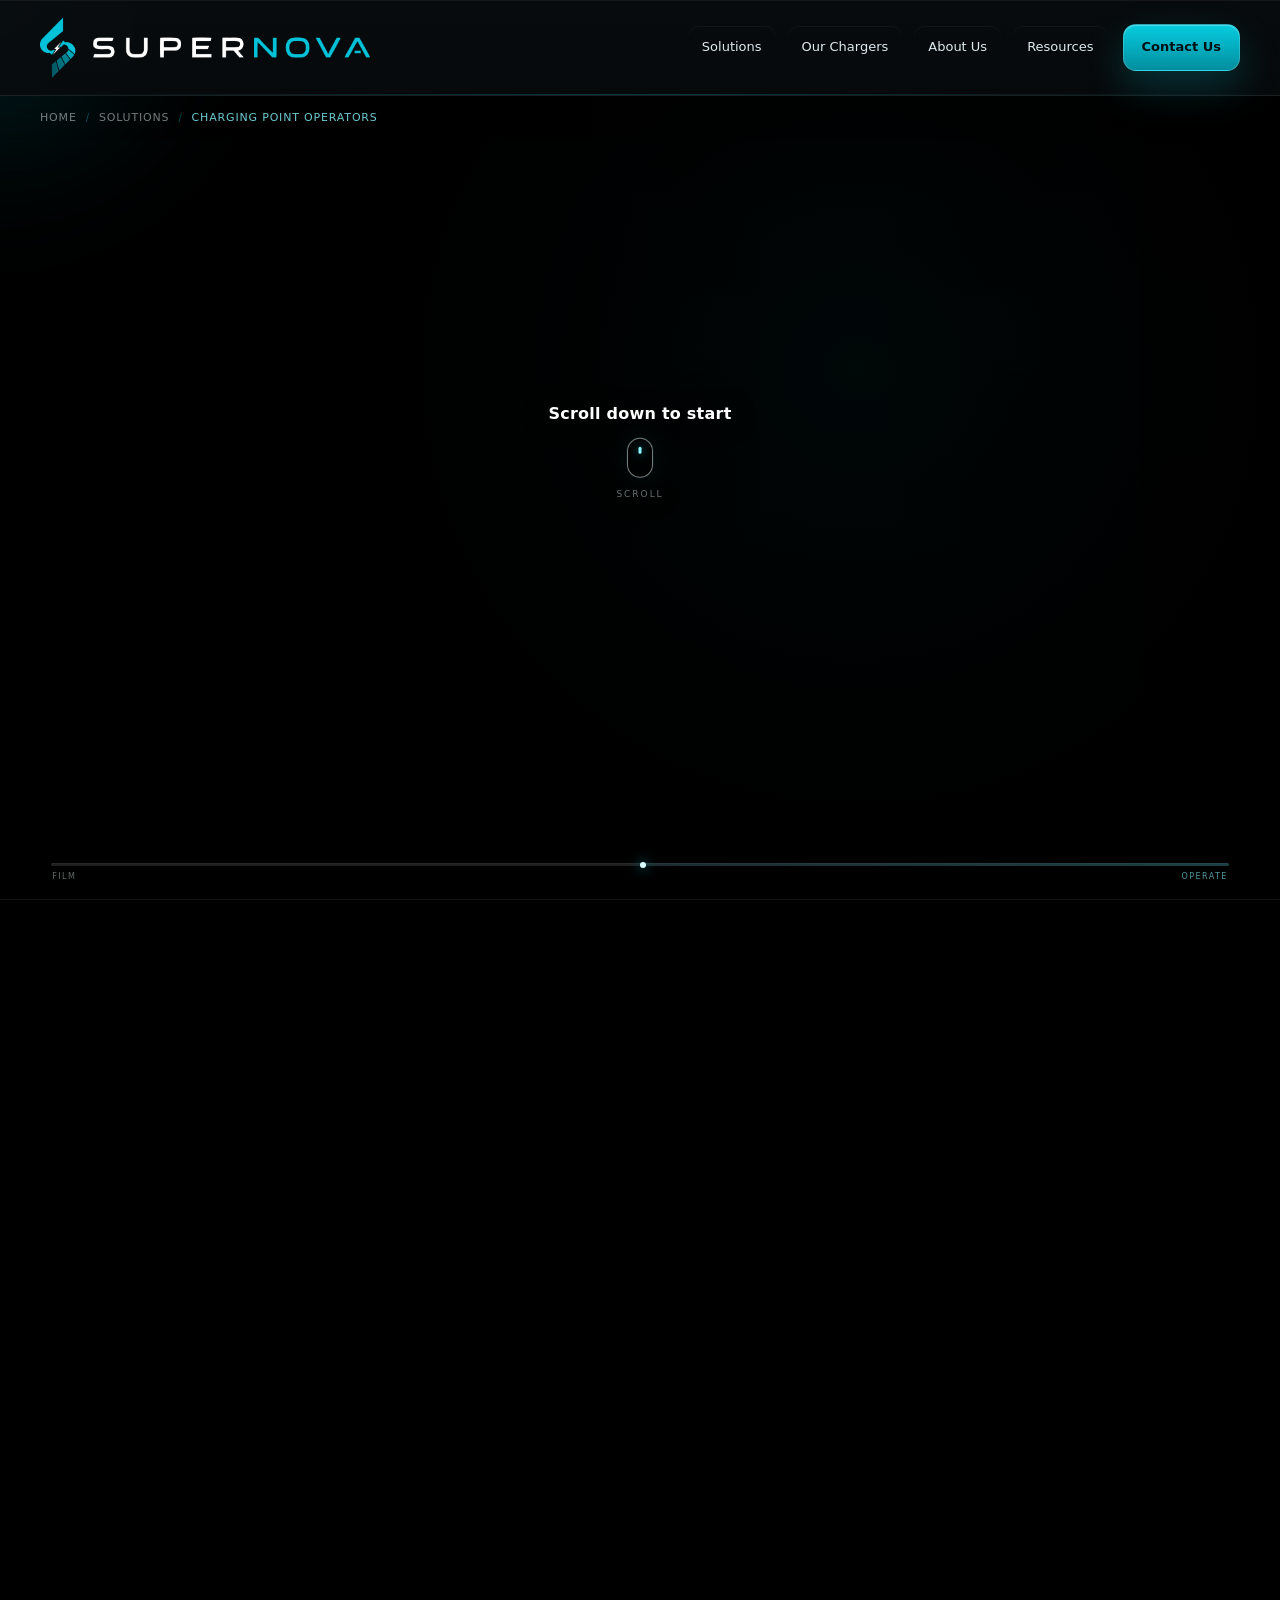
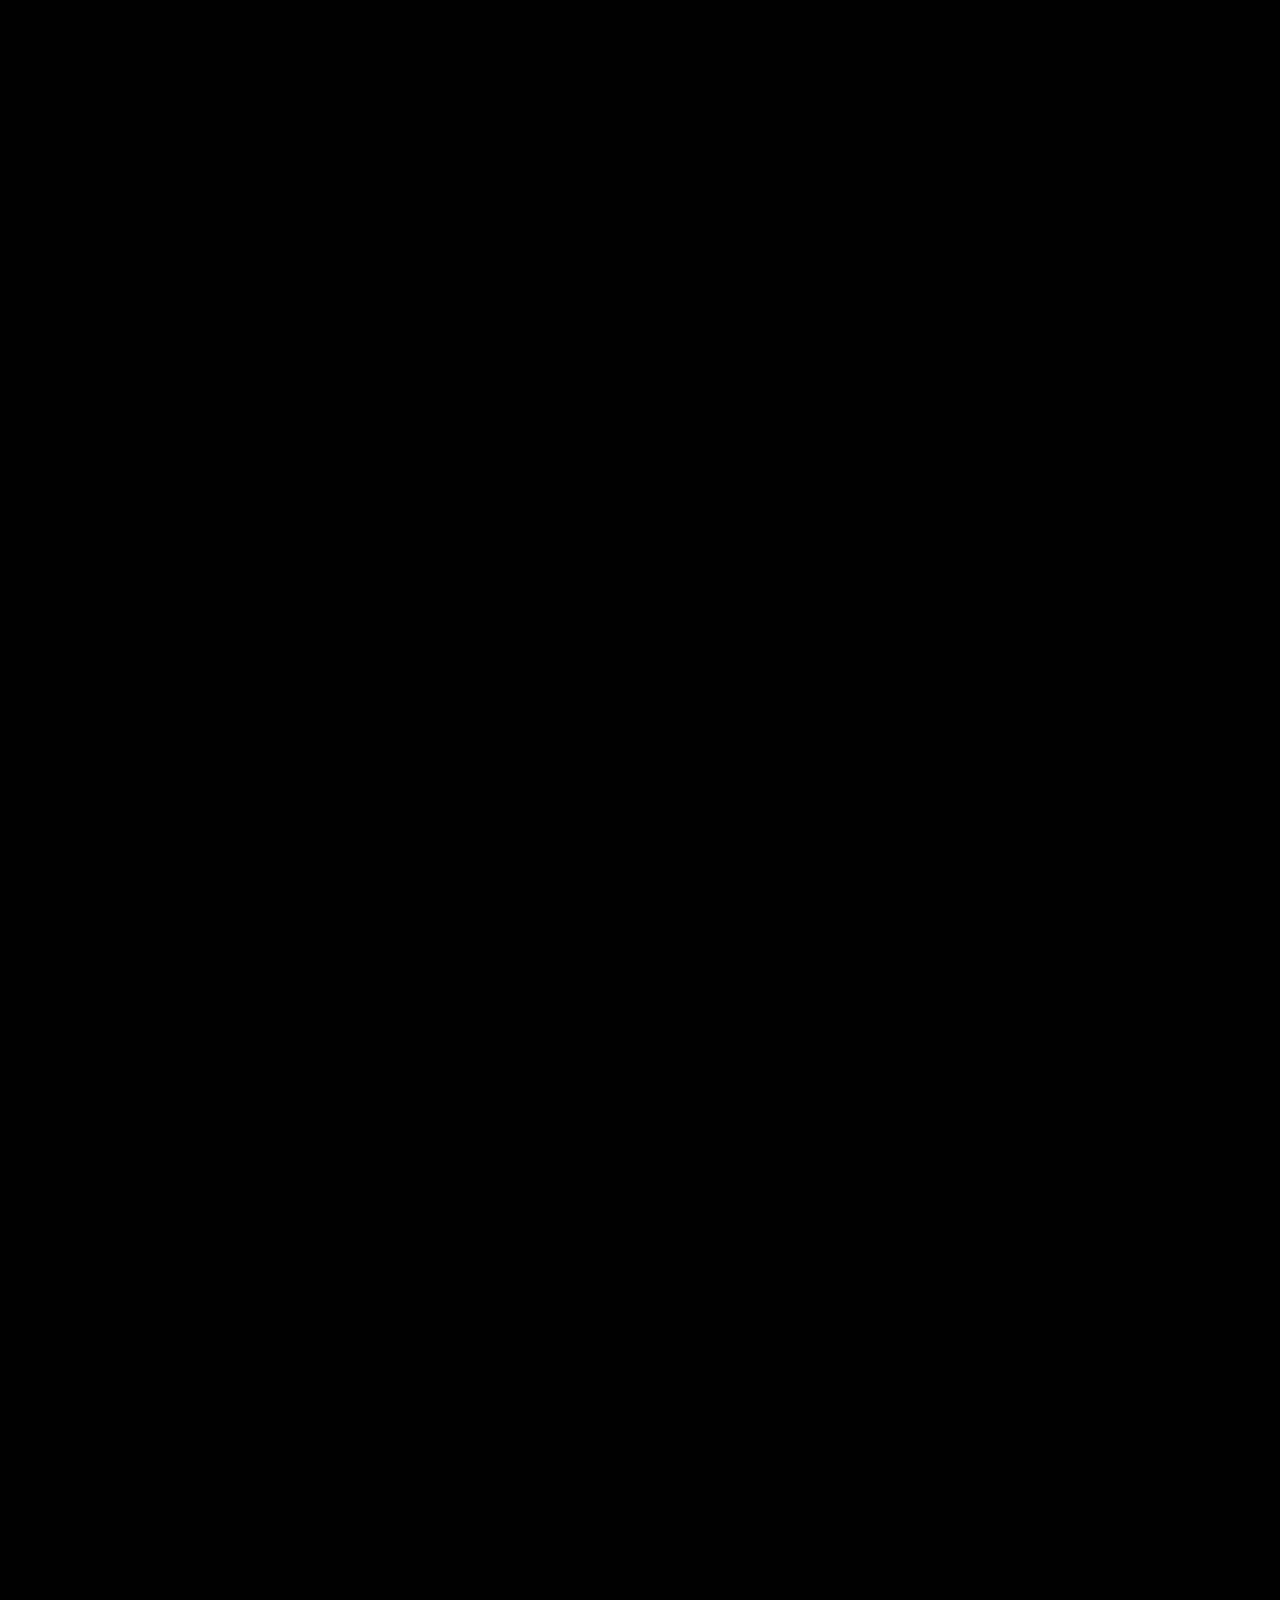
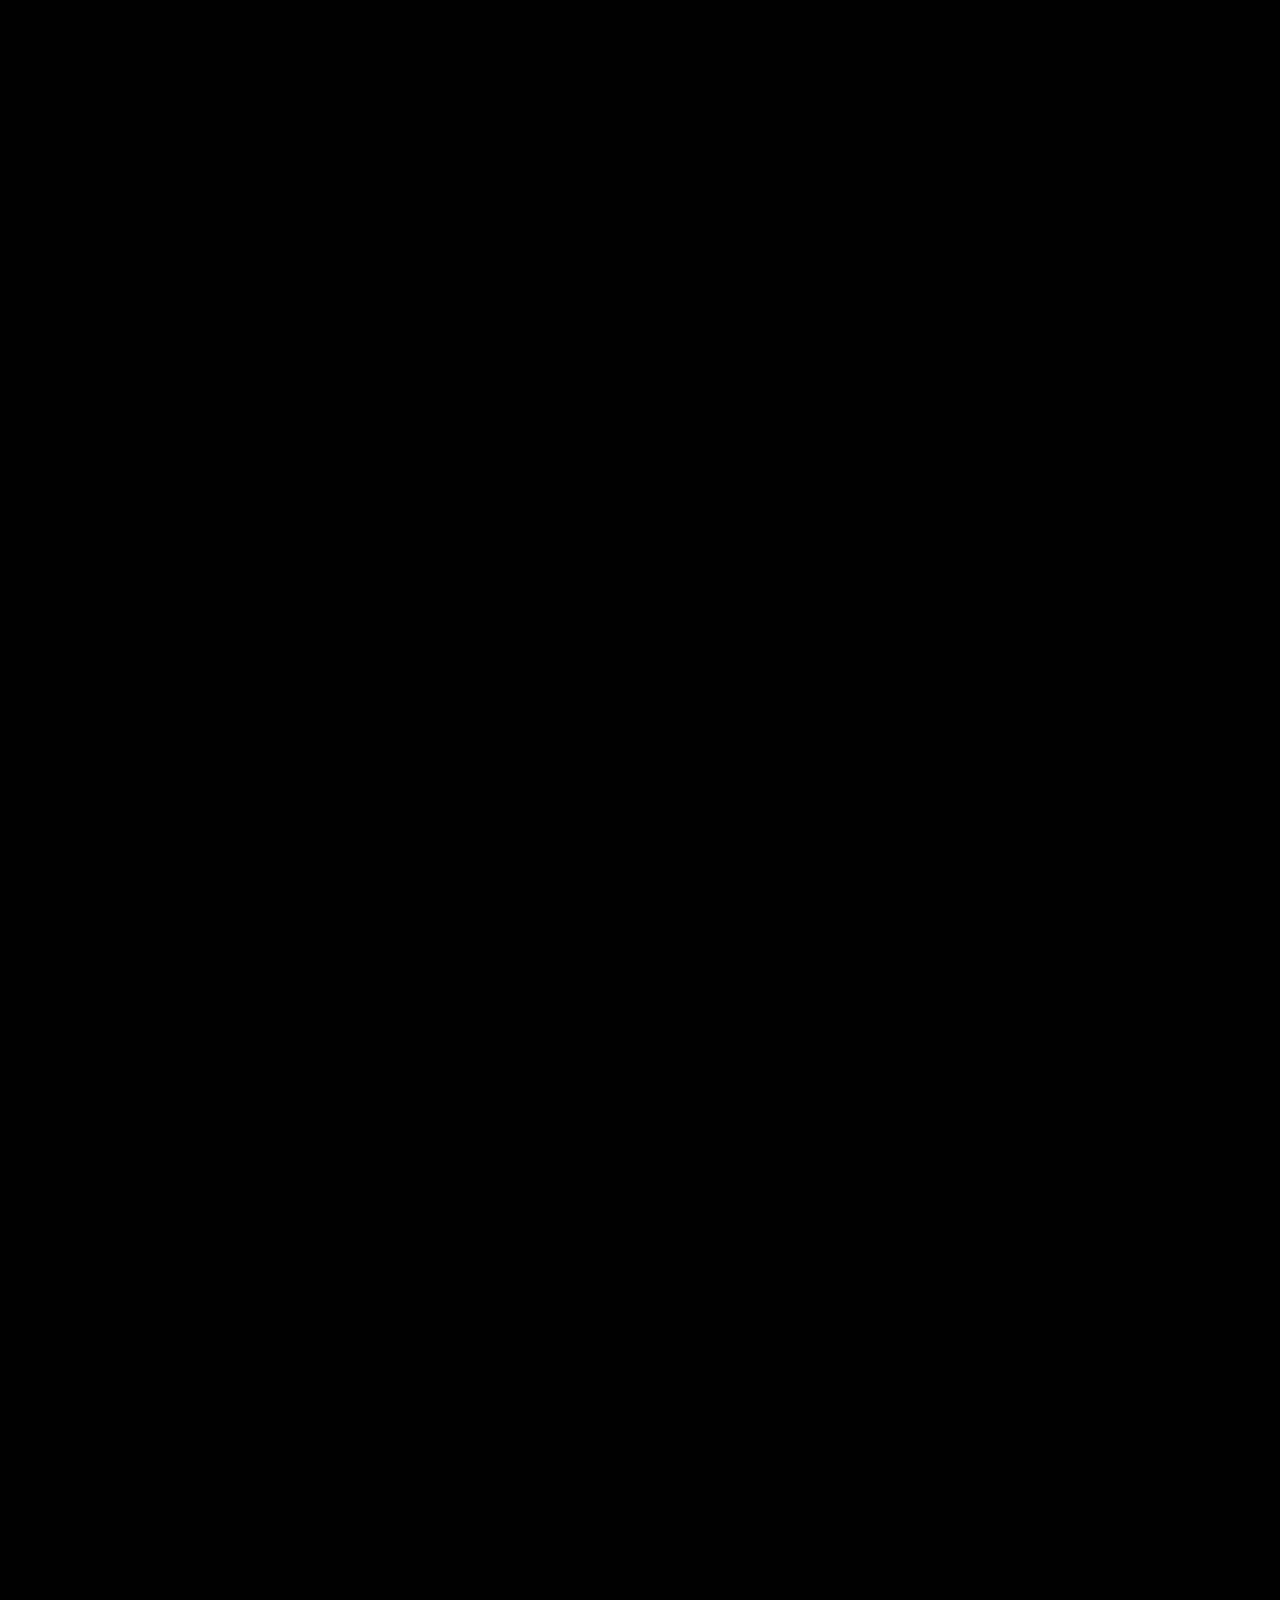
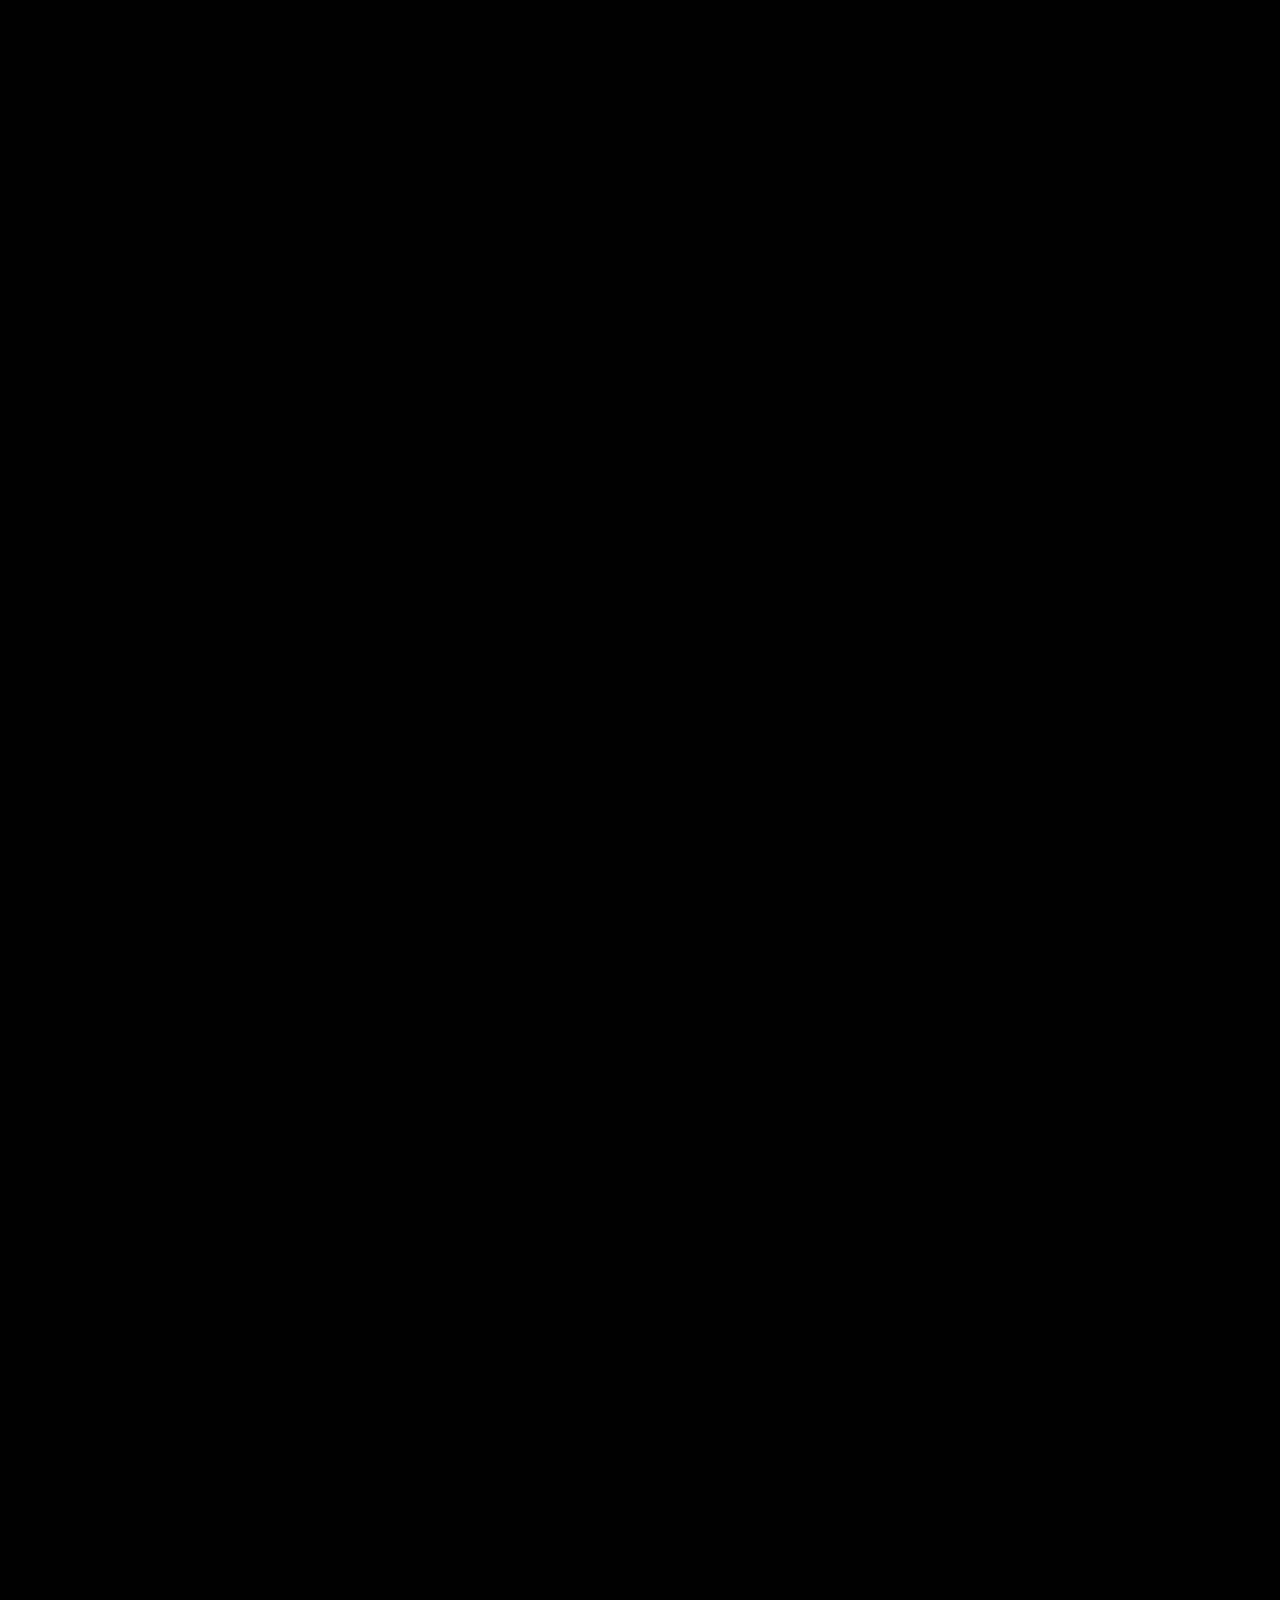
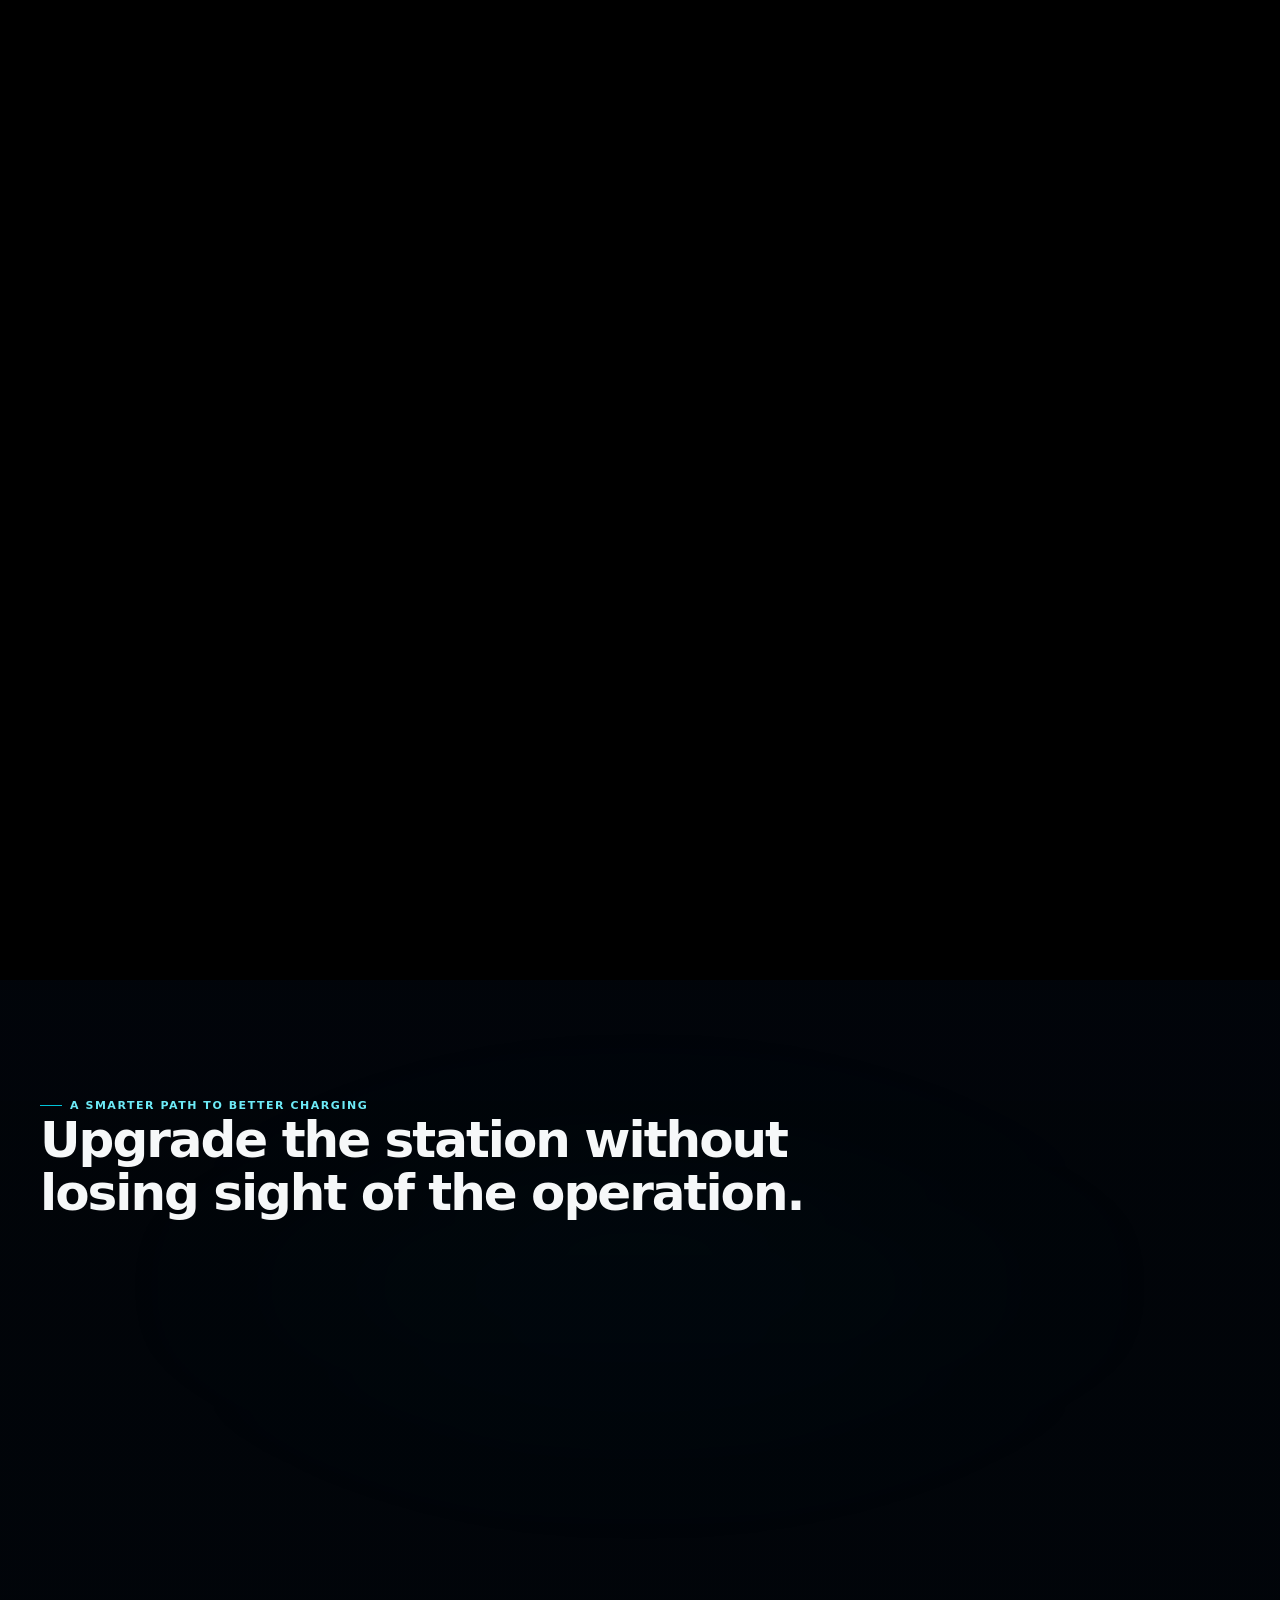
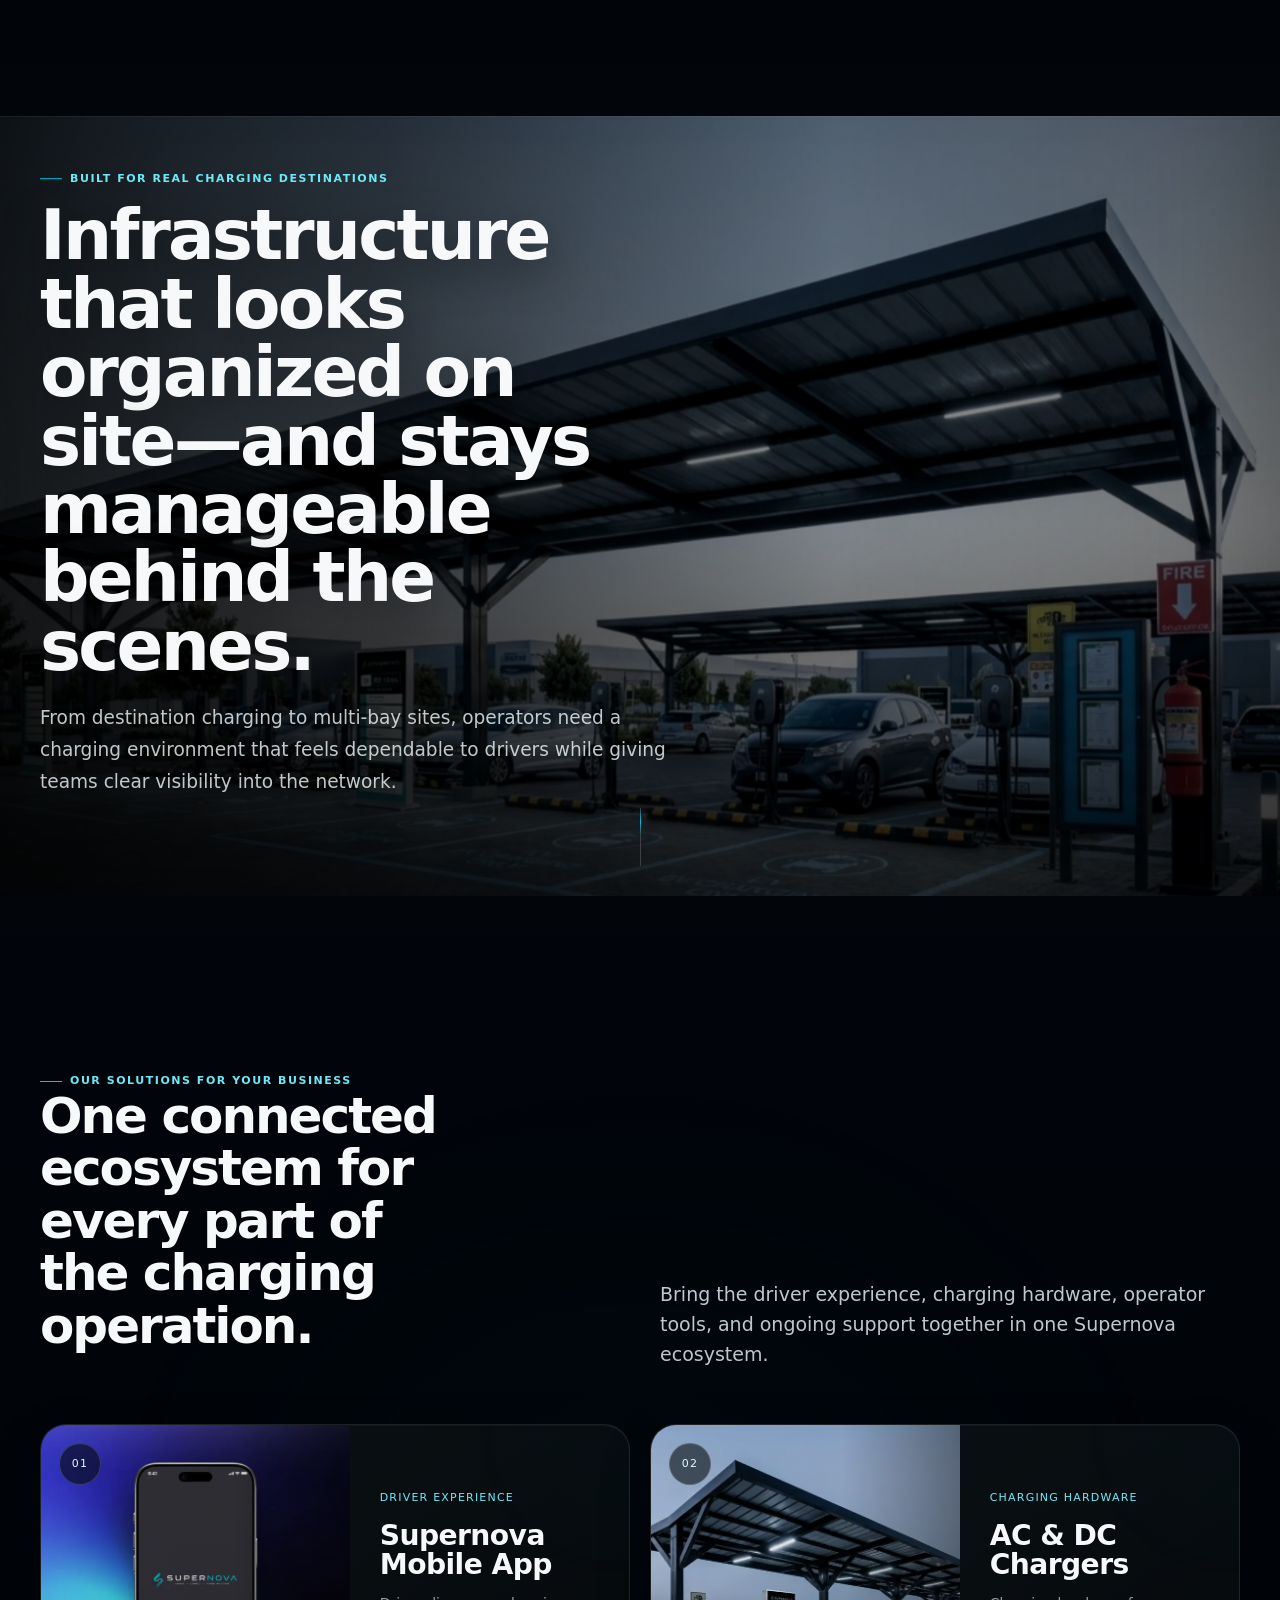
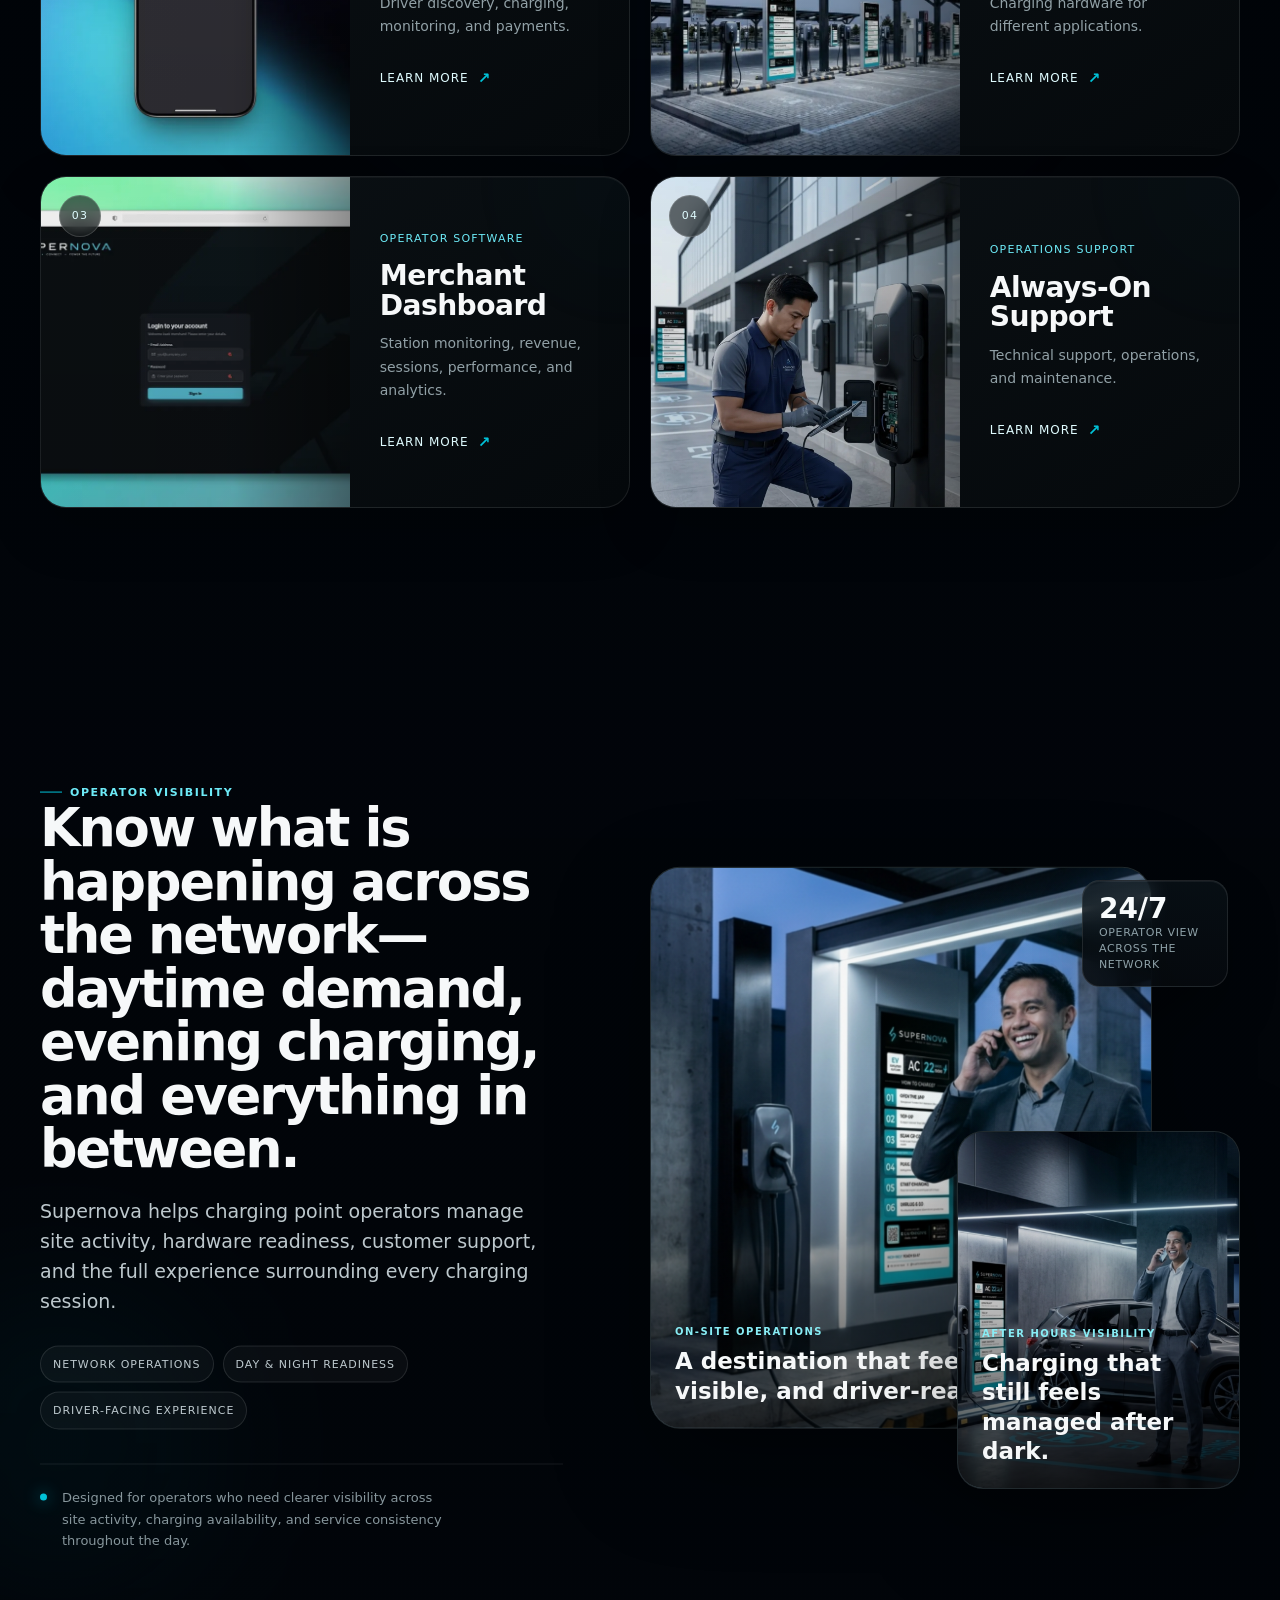
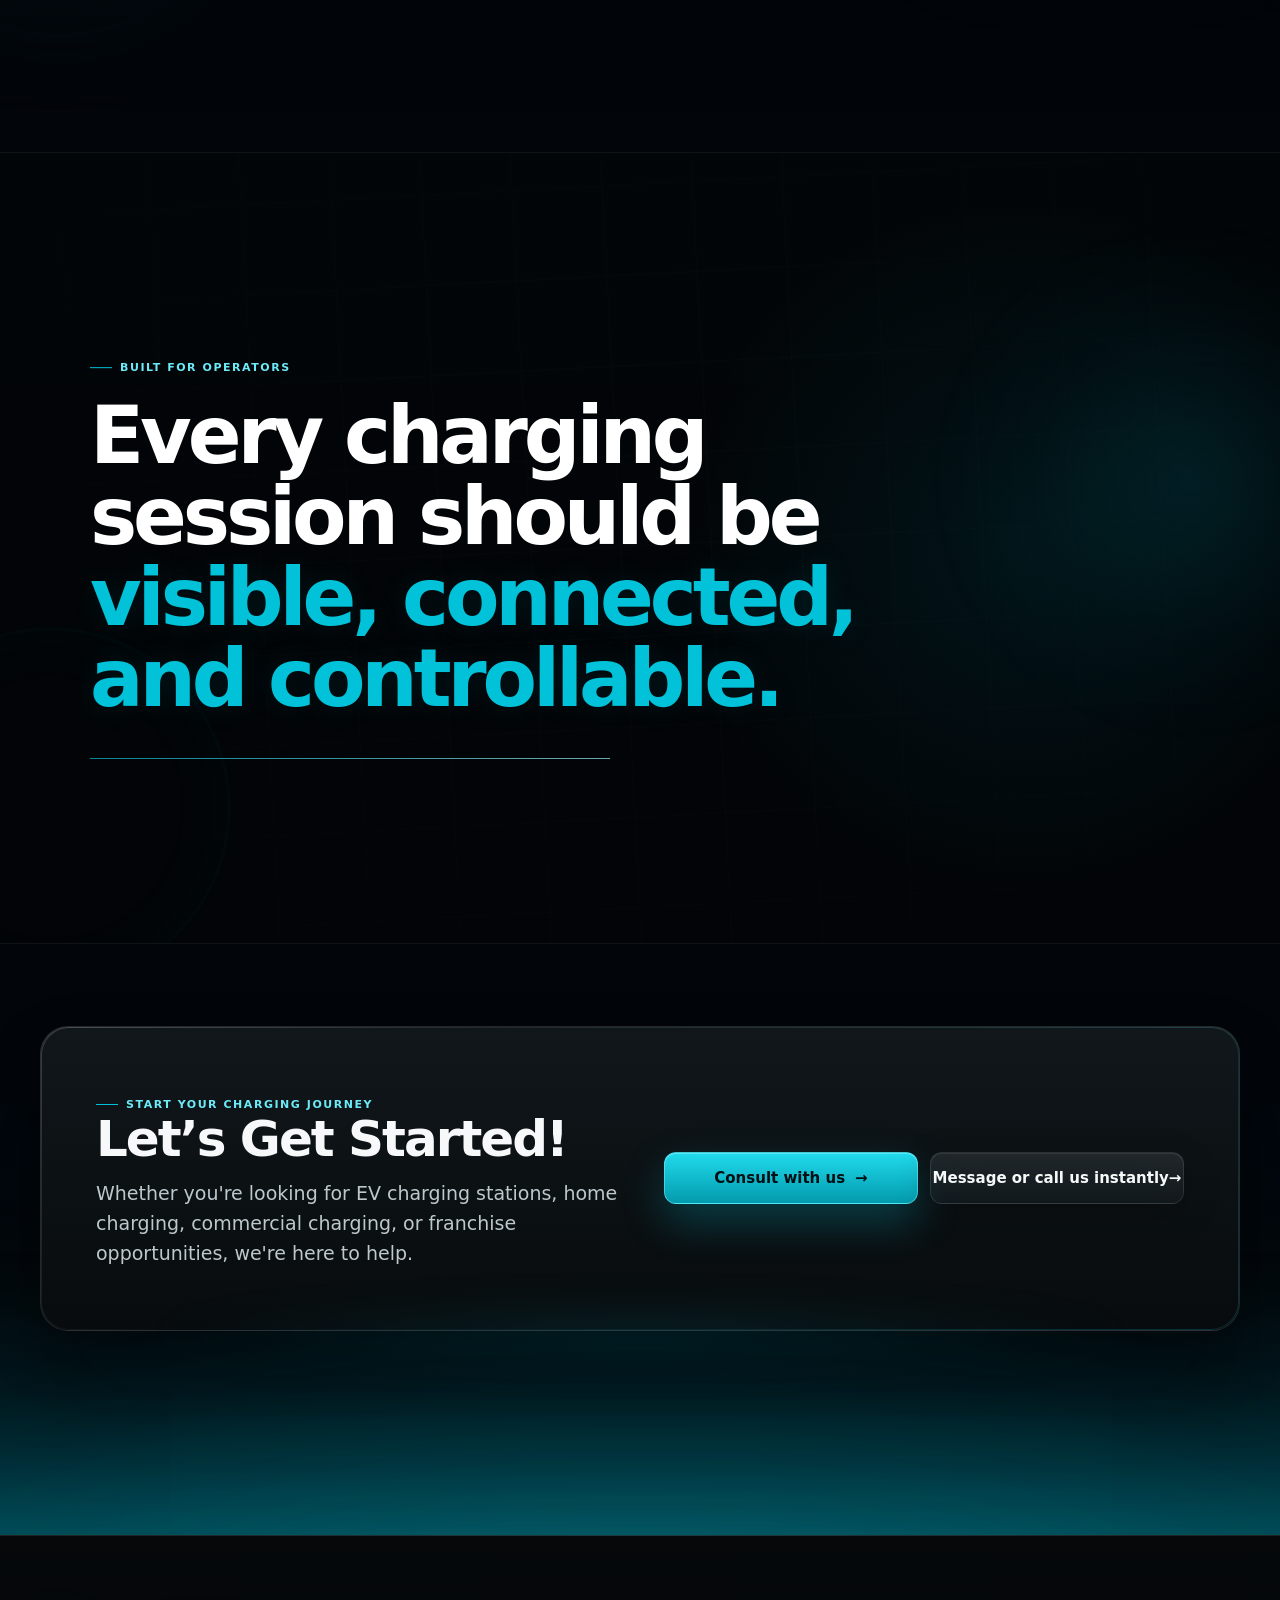
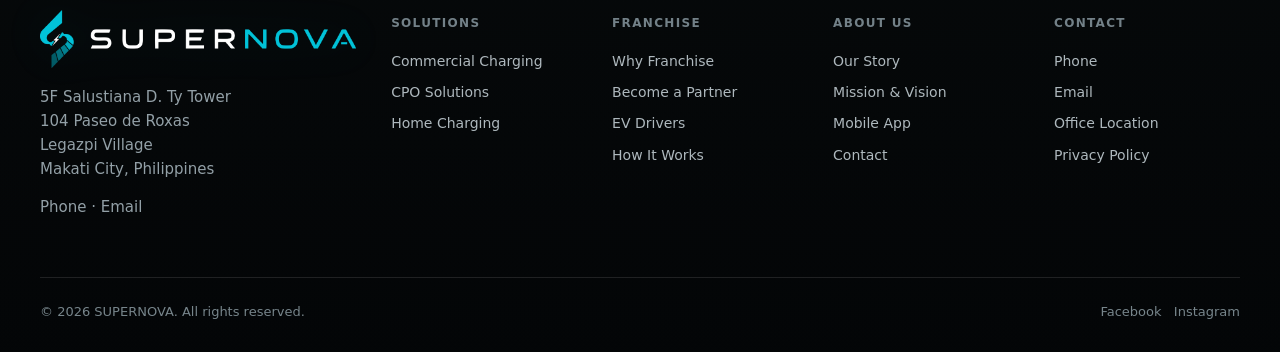
<file: cpo.html>
<!doctype html><html lang="en"><head><meta charset="utf-8"><meta name="viewport" content="width=device-width,initial-scale=1"><meta name="theme-color" content="#050708"><meta name="description" content="Supernova EV Charging Solutions — connected charging hardware, software, payments and support."><title>Supernova EV Charging Solutions</title><link rel="preconnect" href="https://api.fontshare.com"><link href="https://api.fontshare.com/v2/css?f[]=general-sans@400,500,600,700&display=swap" rel="stylesheet"><link rel="stylesheet" href="assets/style-v48.css"></head><body data-page="cpo"><noscript>Please enable JavaScript to view this interactive prototype.</noscript><script src="assets/site-v48.js"></script></body></html>
</file>
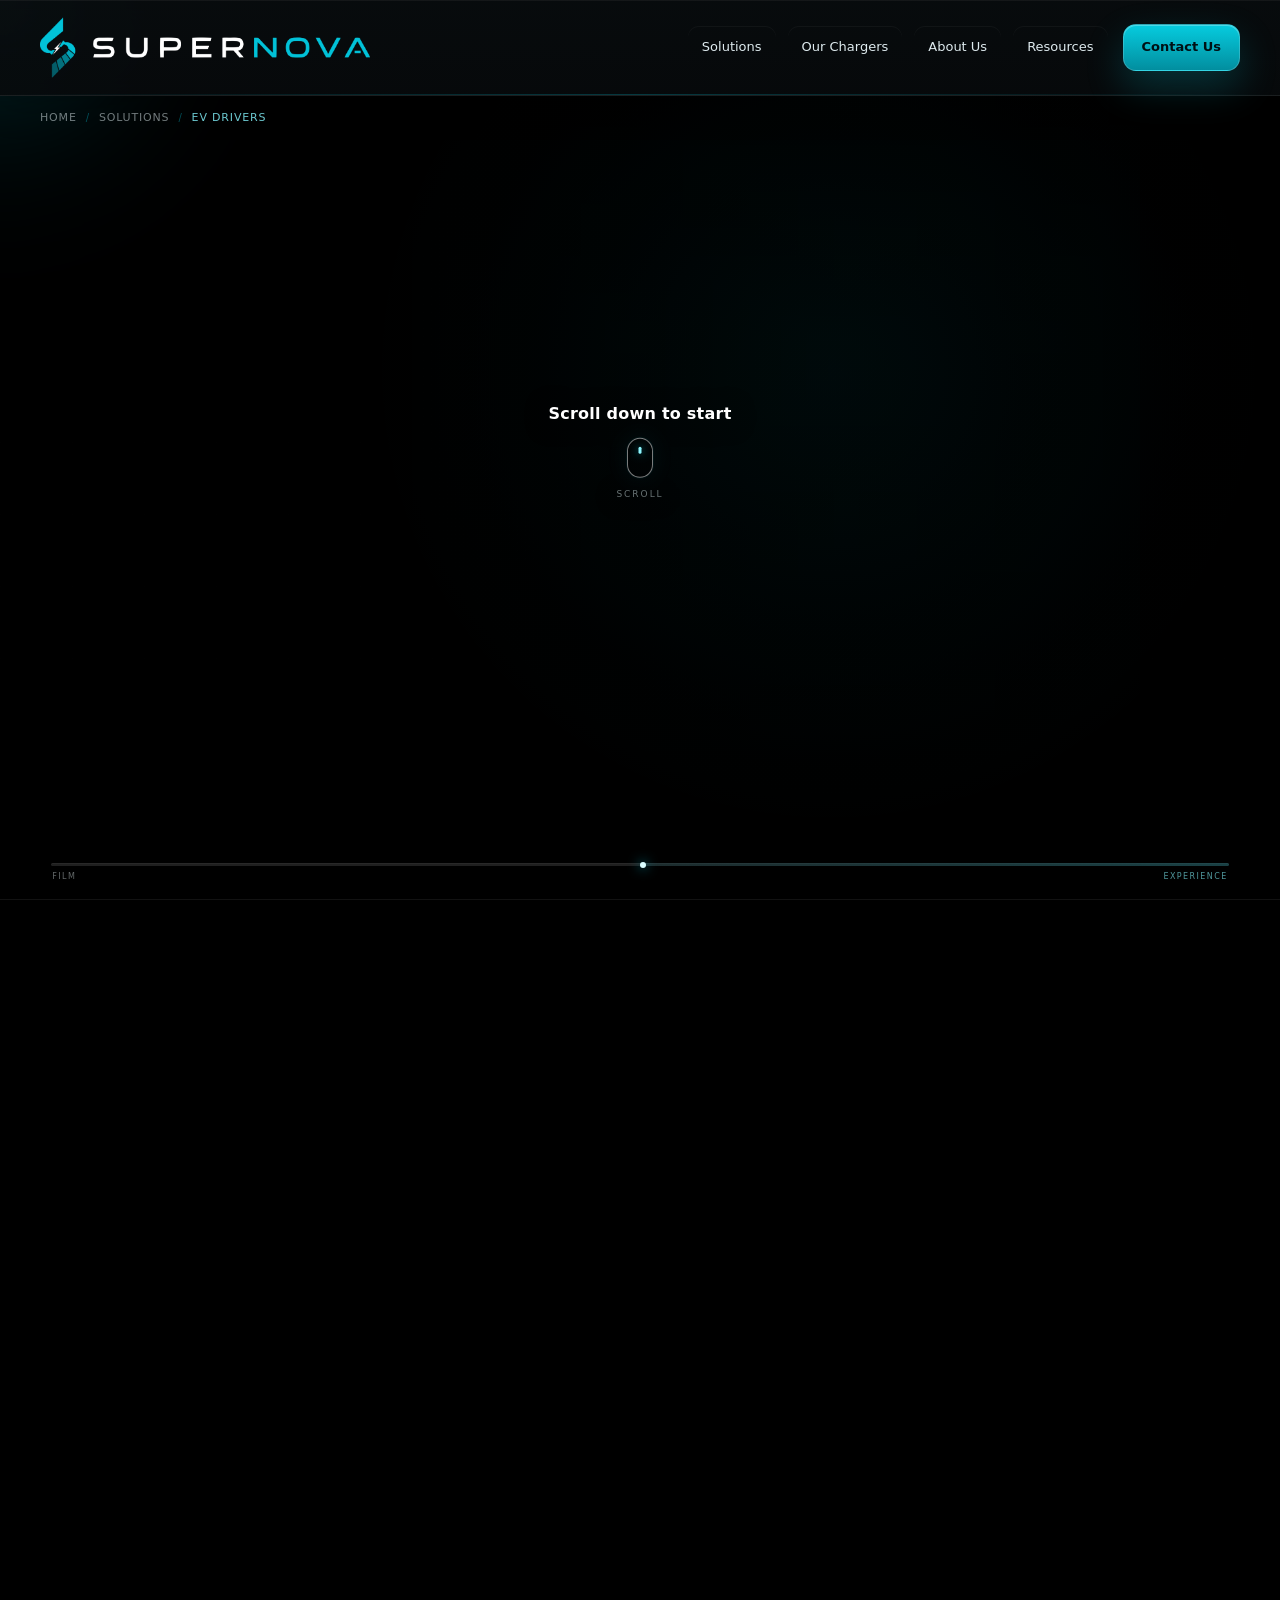
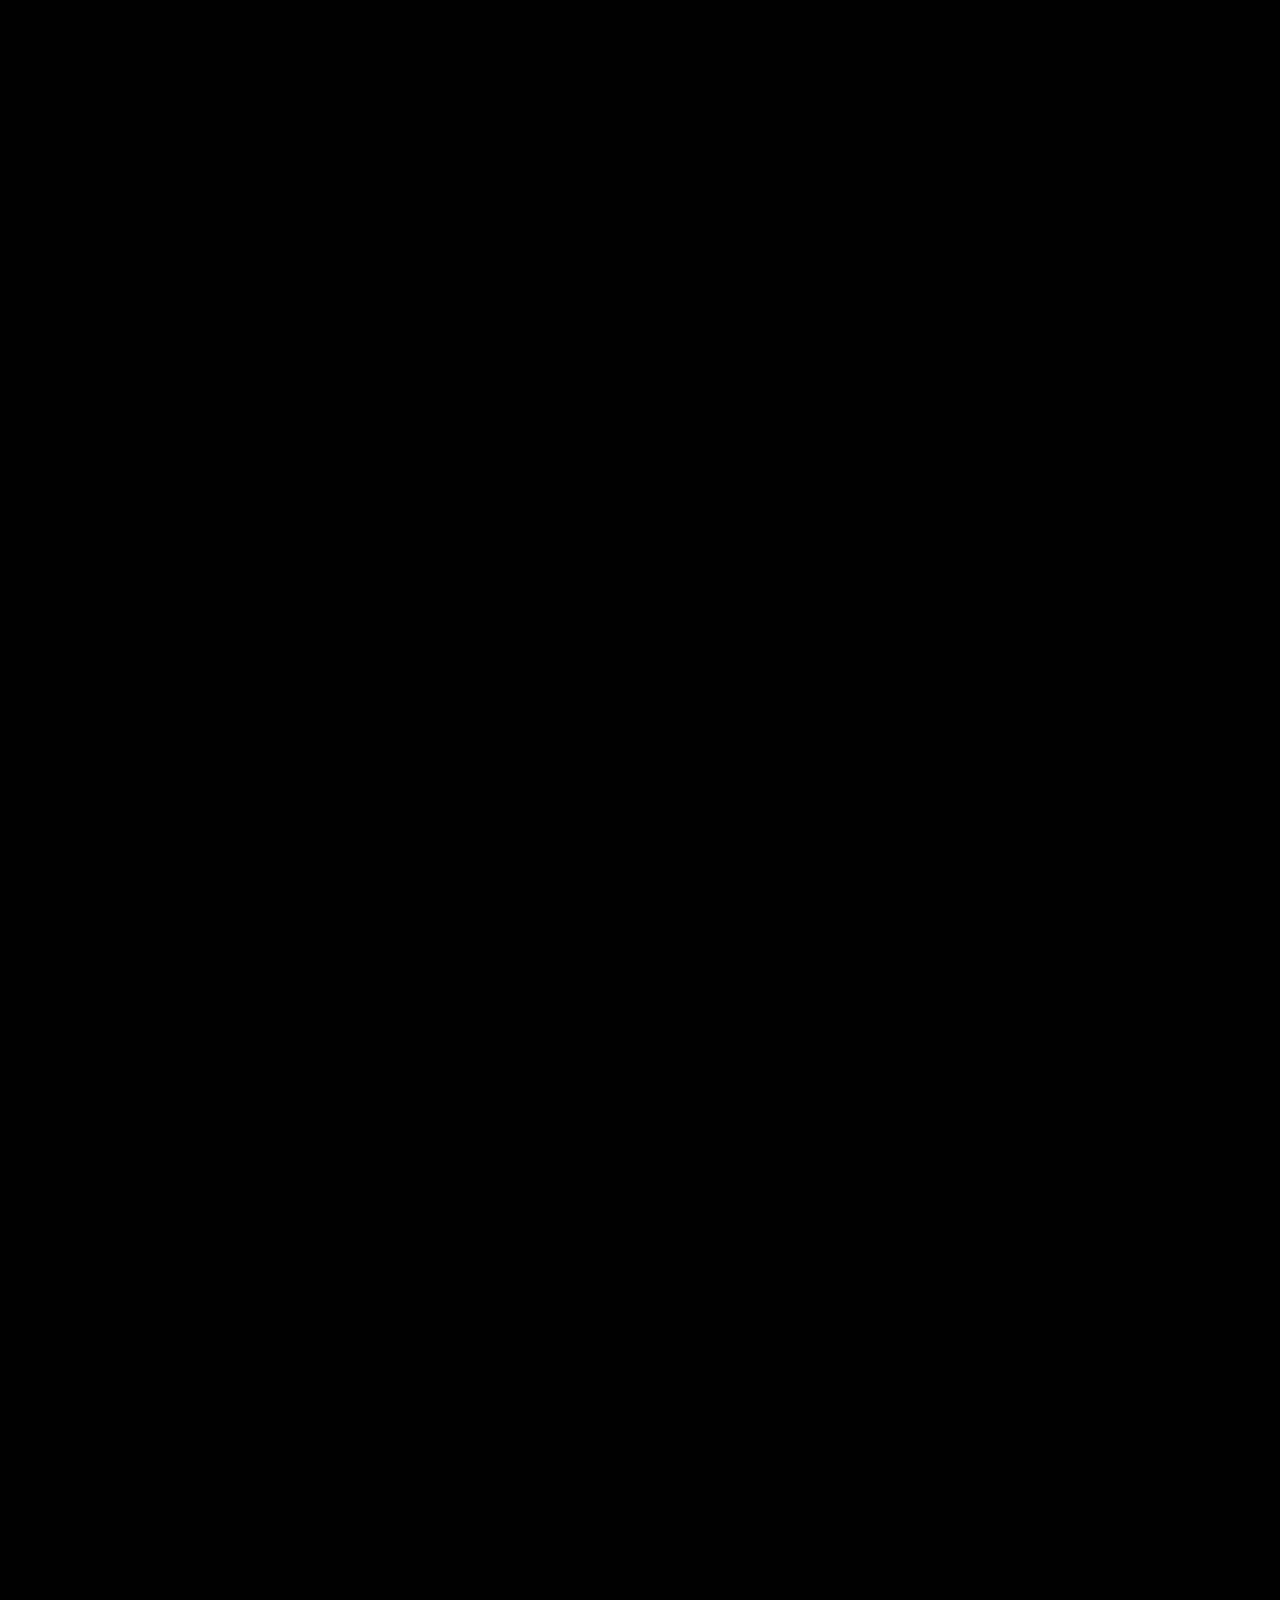
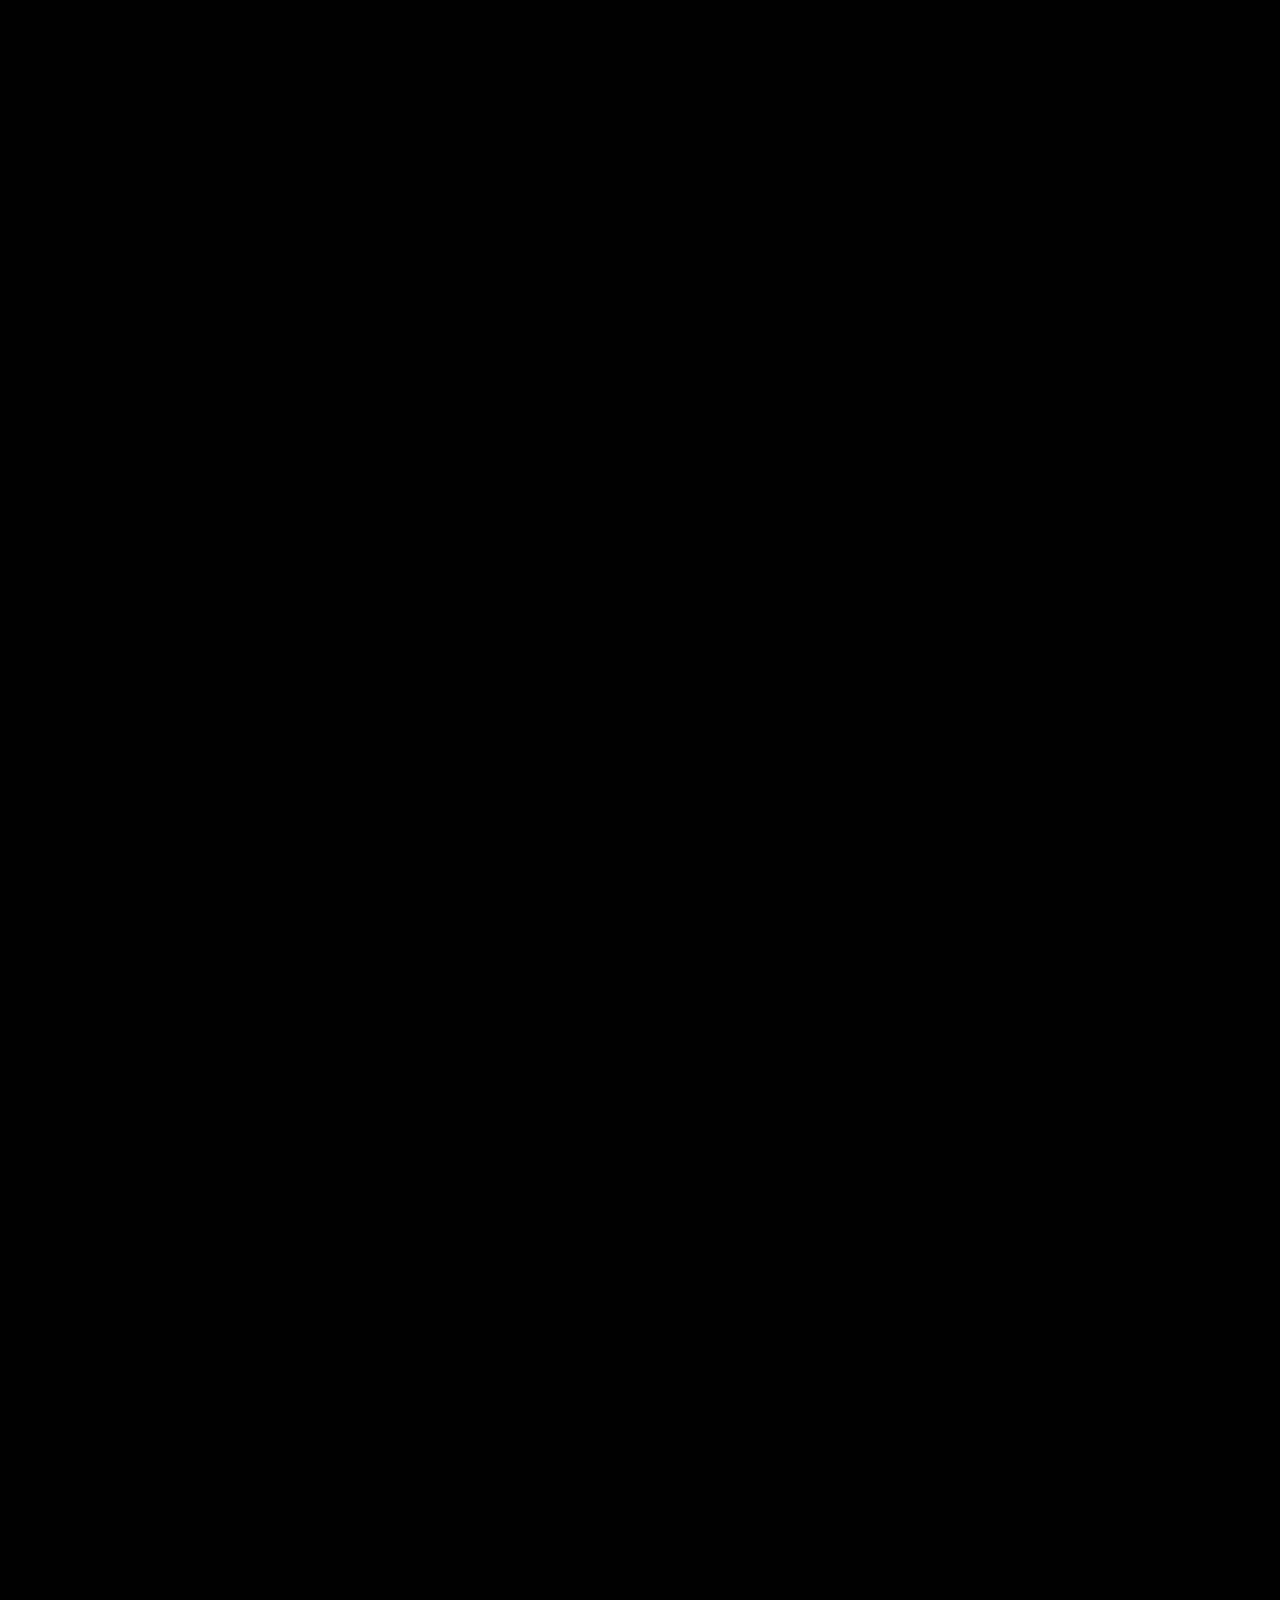
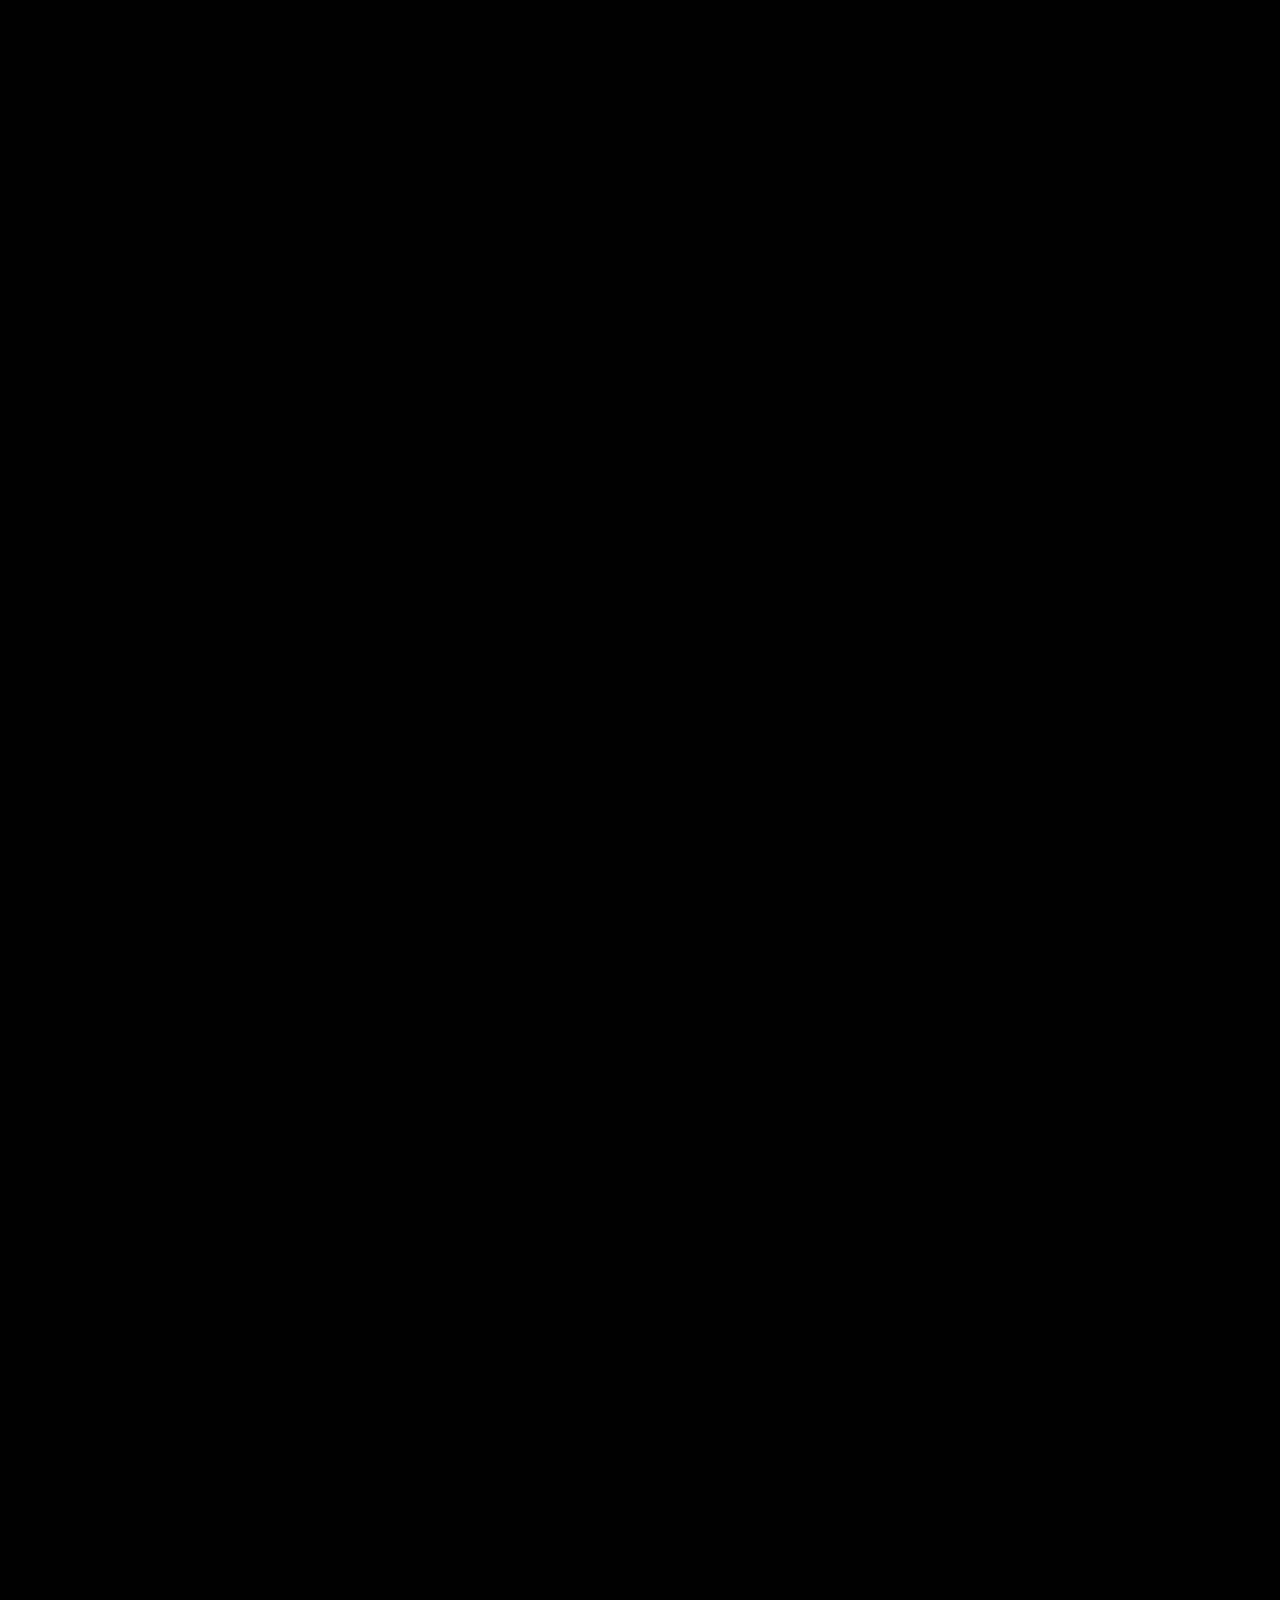
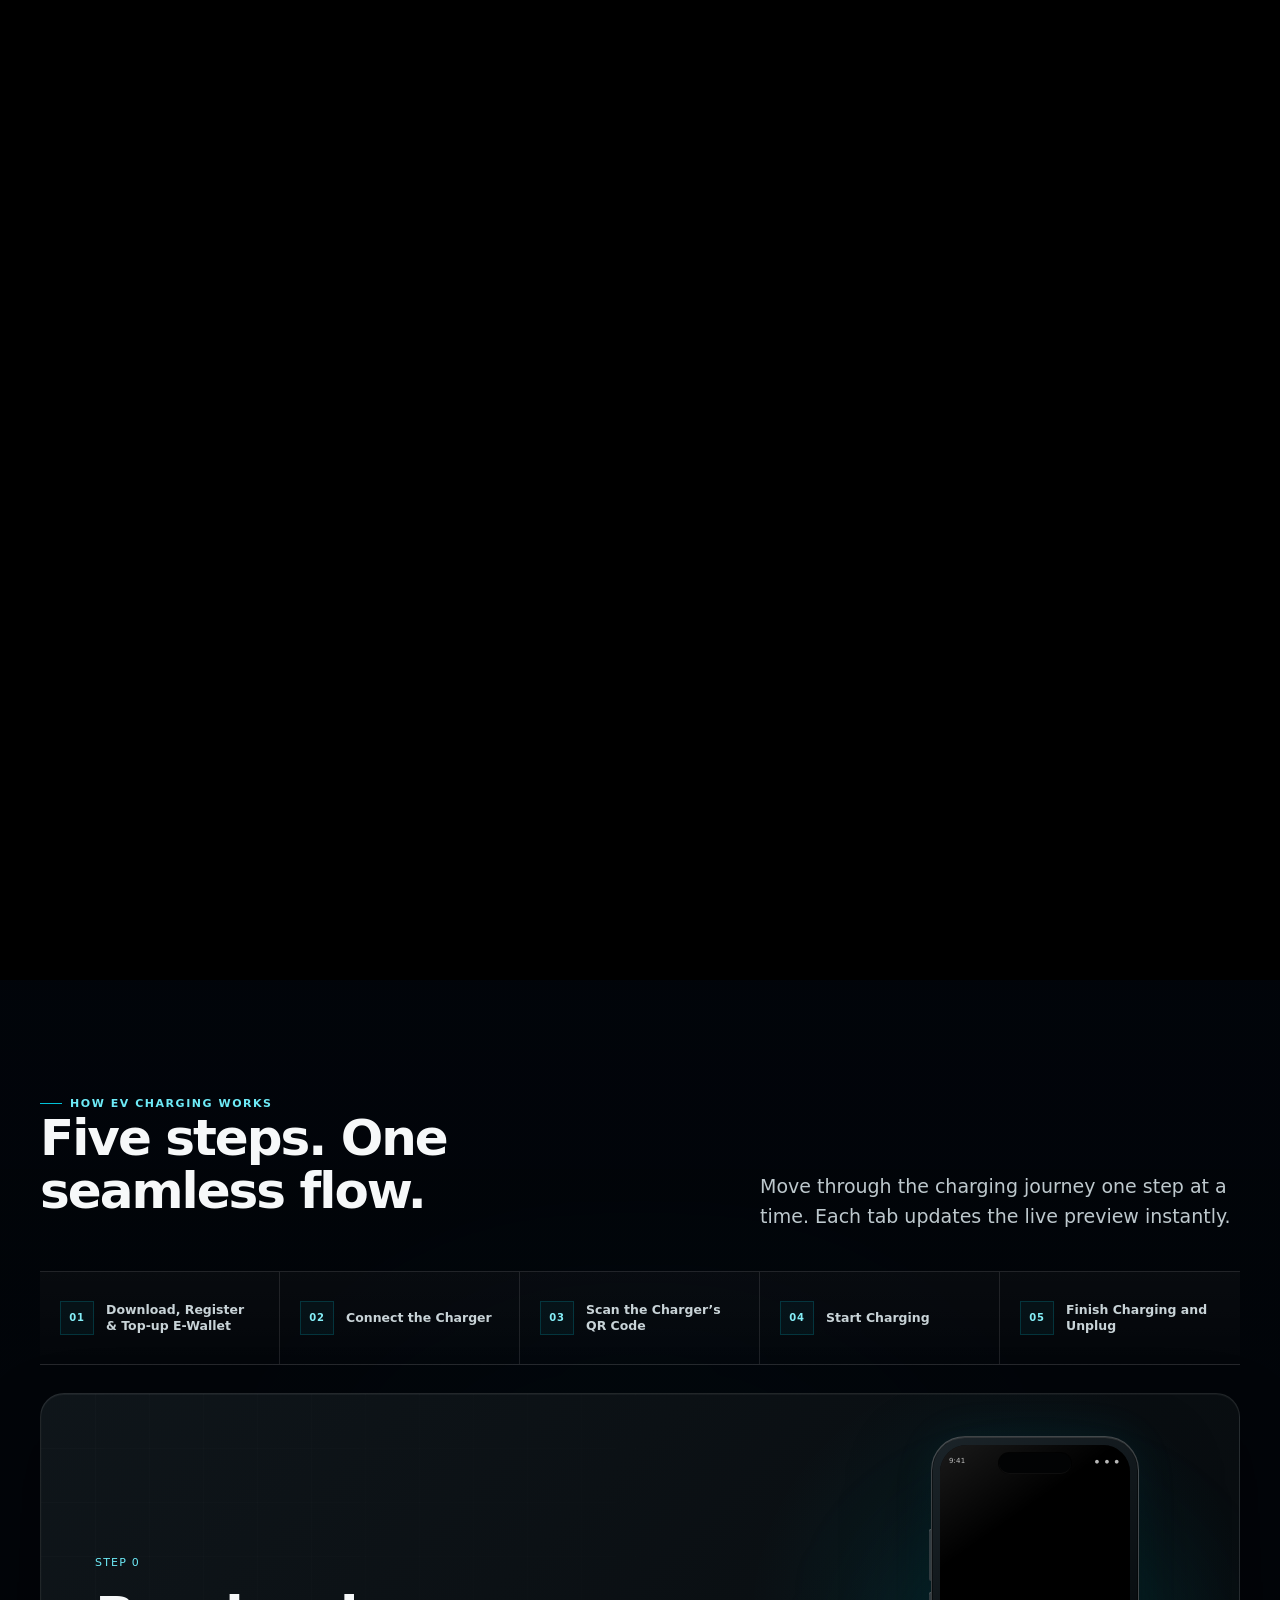
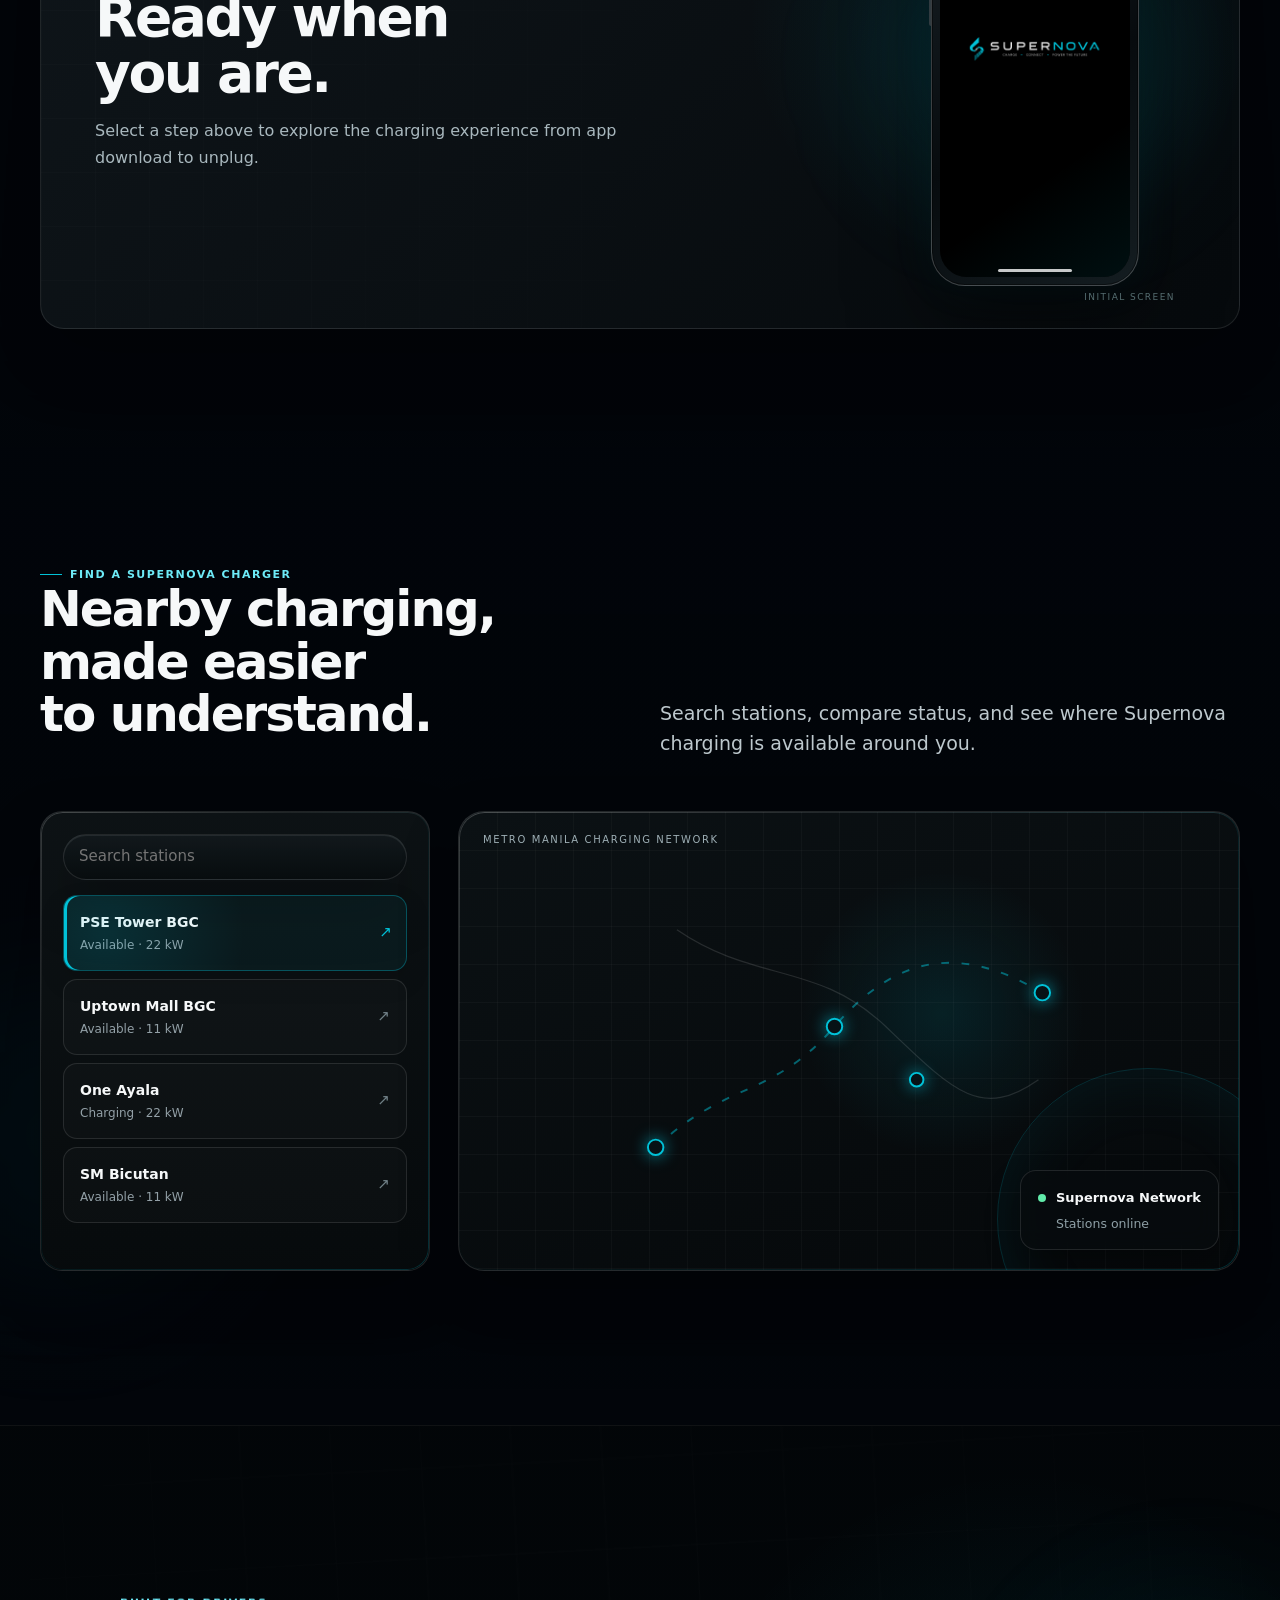
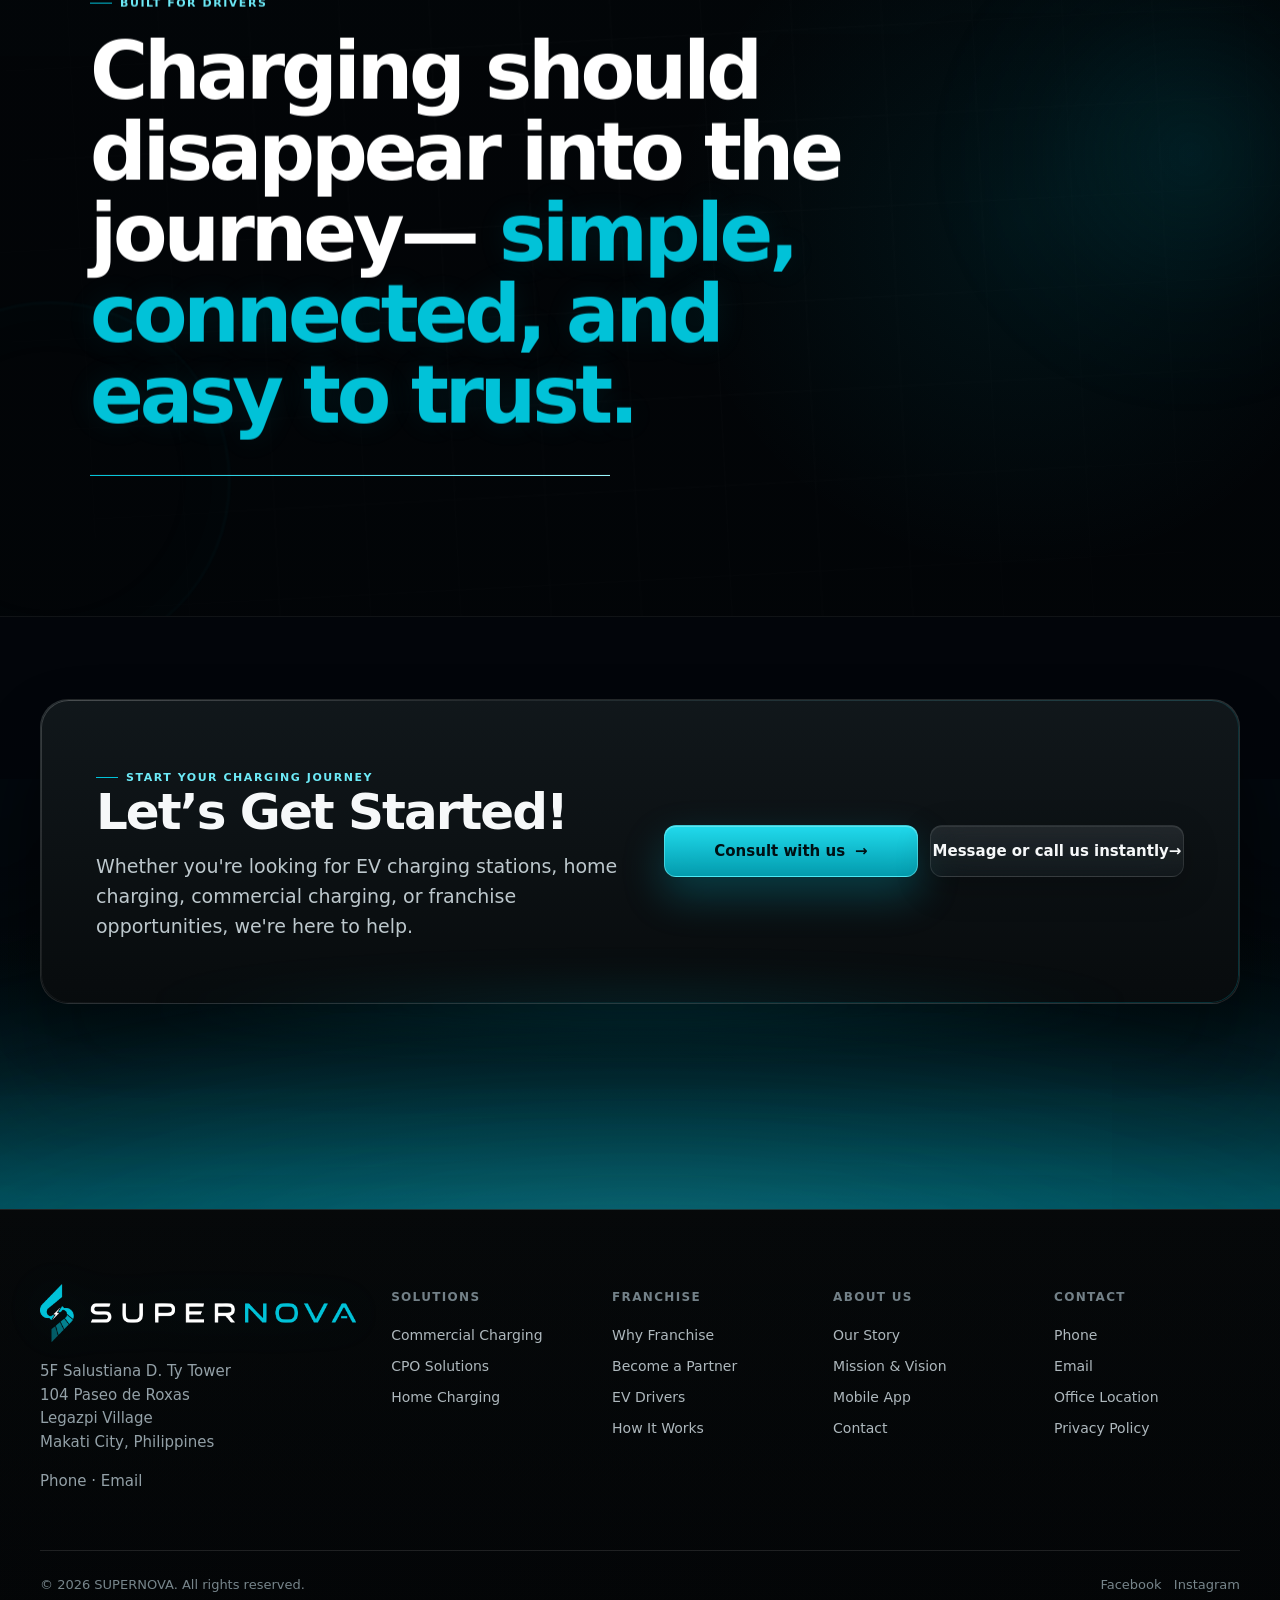
<file: ev-drivers.html>
<!doctype html><html lang="en"><head><meta charset="utf-8"><meta name="viewport" content="width=device-width,initial-scale=1"><meta name="theme-color" content="#050708"><meta name="description" content="Supernova EV Charging Solutions — connected charging hardware, software, payments and support."><title>Supernova EV Charging Solutions</title><link rel="preconnect" href="https://api.fontshare.com"><link href="https://api.fontshare.com/v2/css?f[]=general-sans@400,500,600,700&display=swap" rel="stylesheet"><link rel="stylesheet" href="assets/style-v48.css"></head><body data-page="drivers"><noscript>Please enable JavaScript to view this interactive prototype.</noscript><script src="assets/site-v48.js"></script></body></html>
</file>
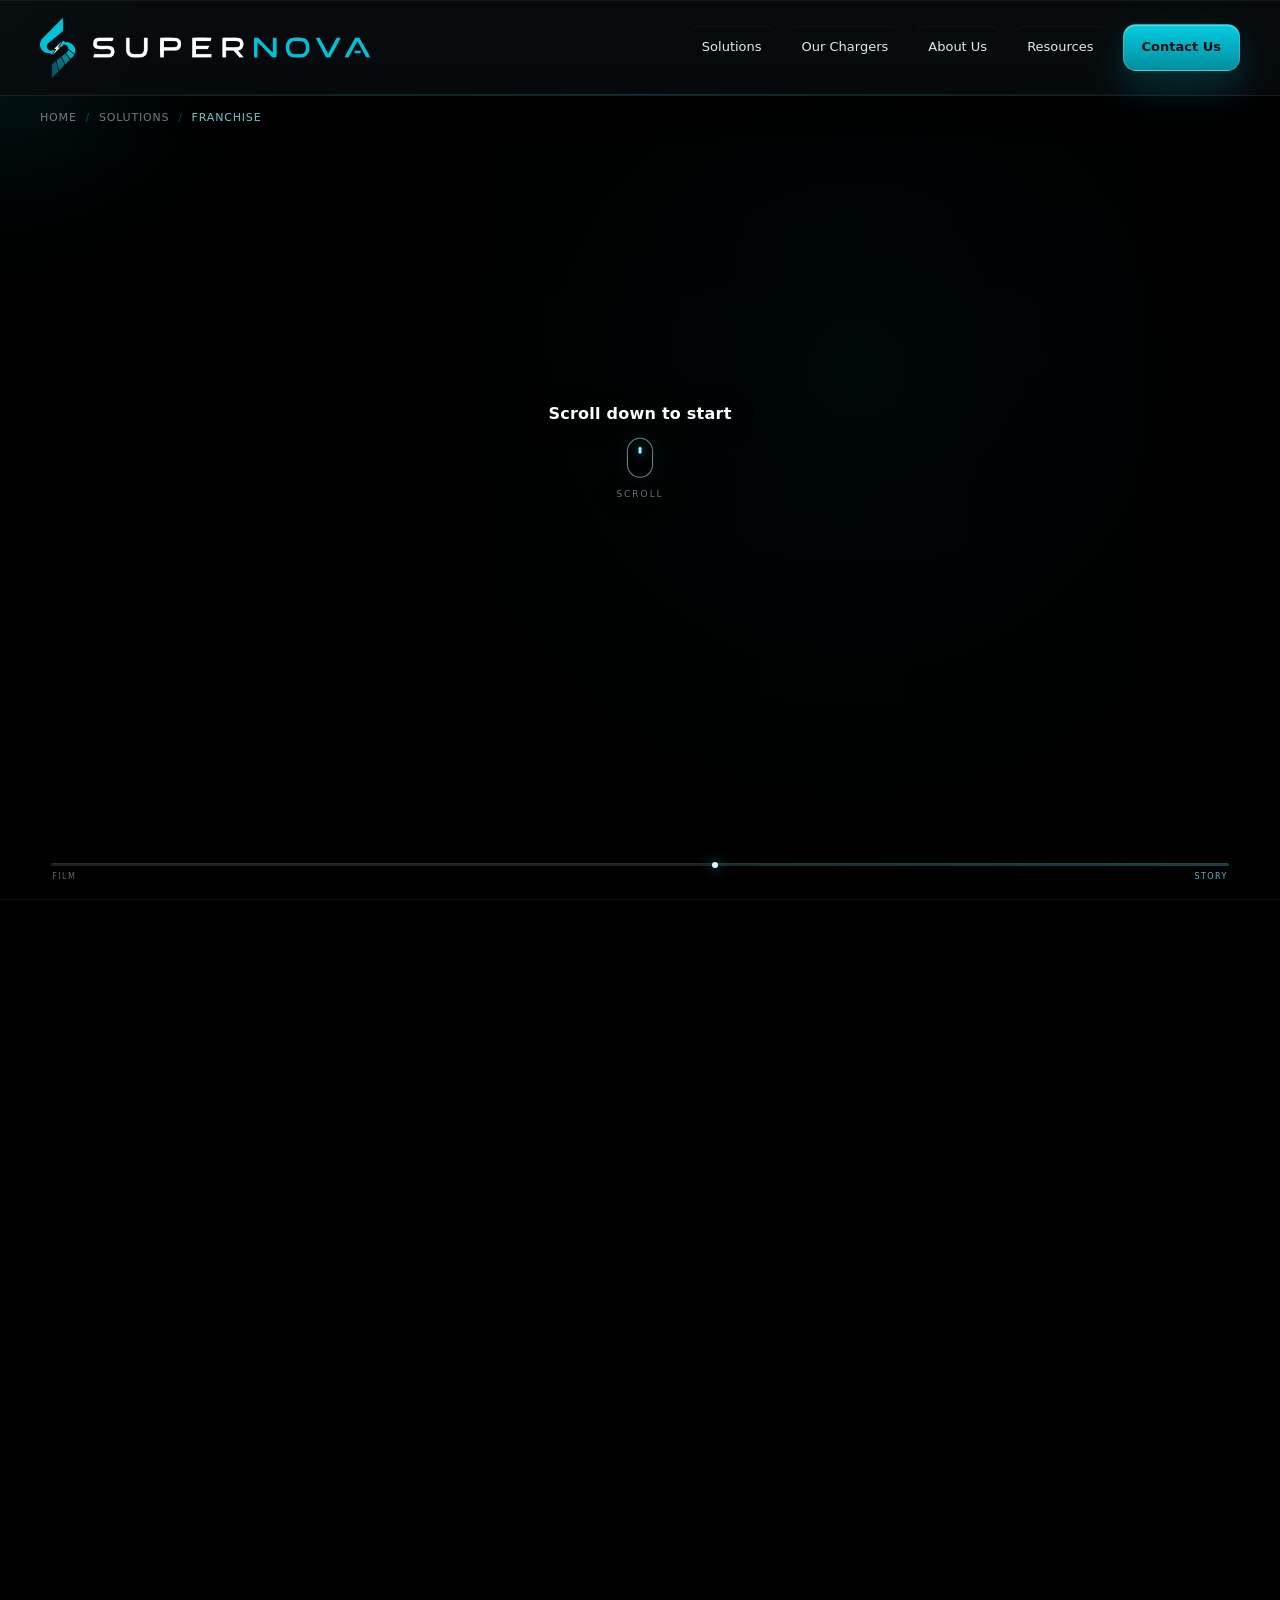
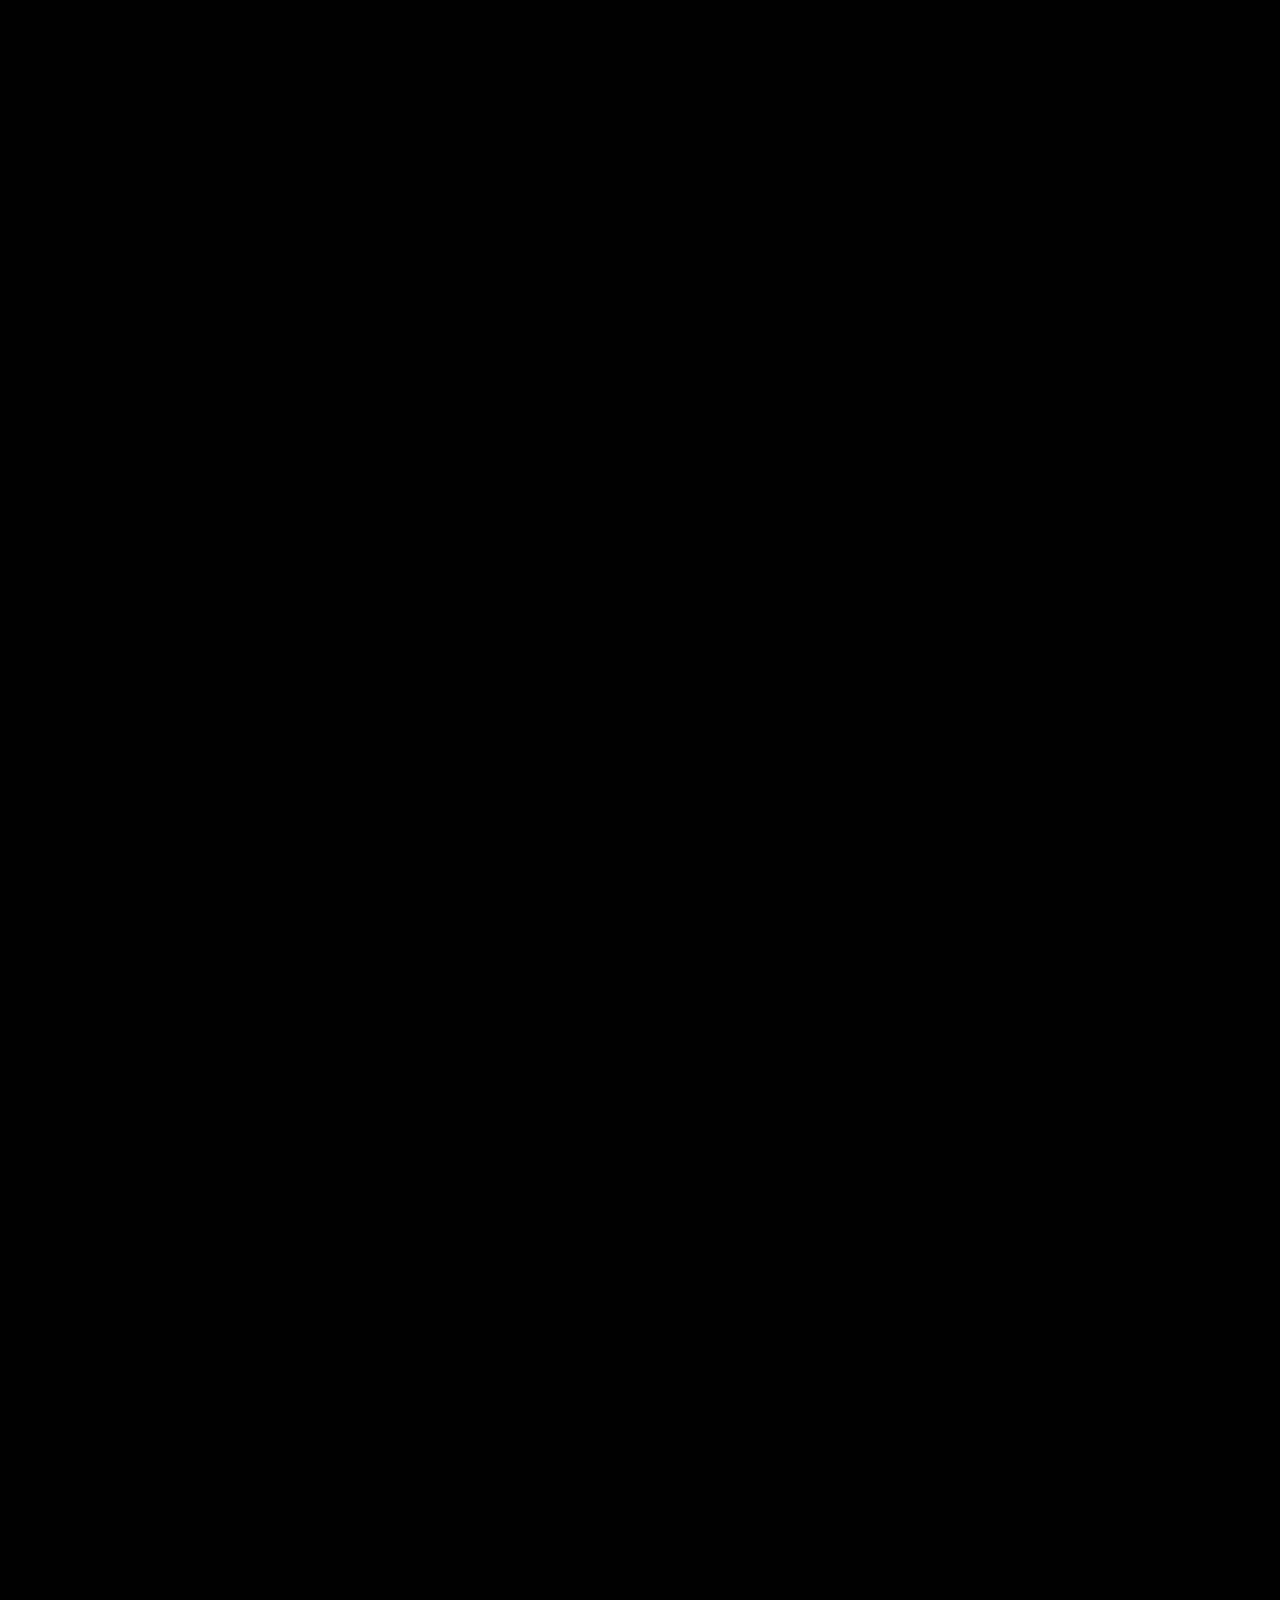
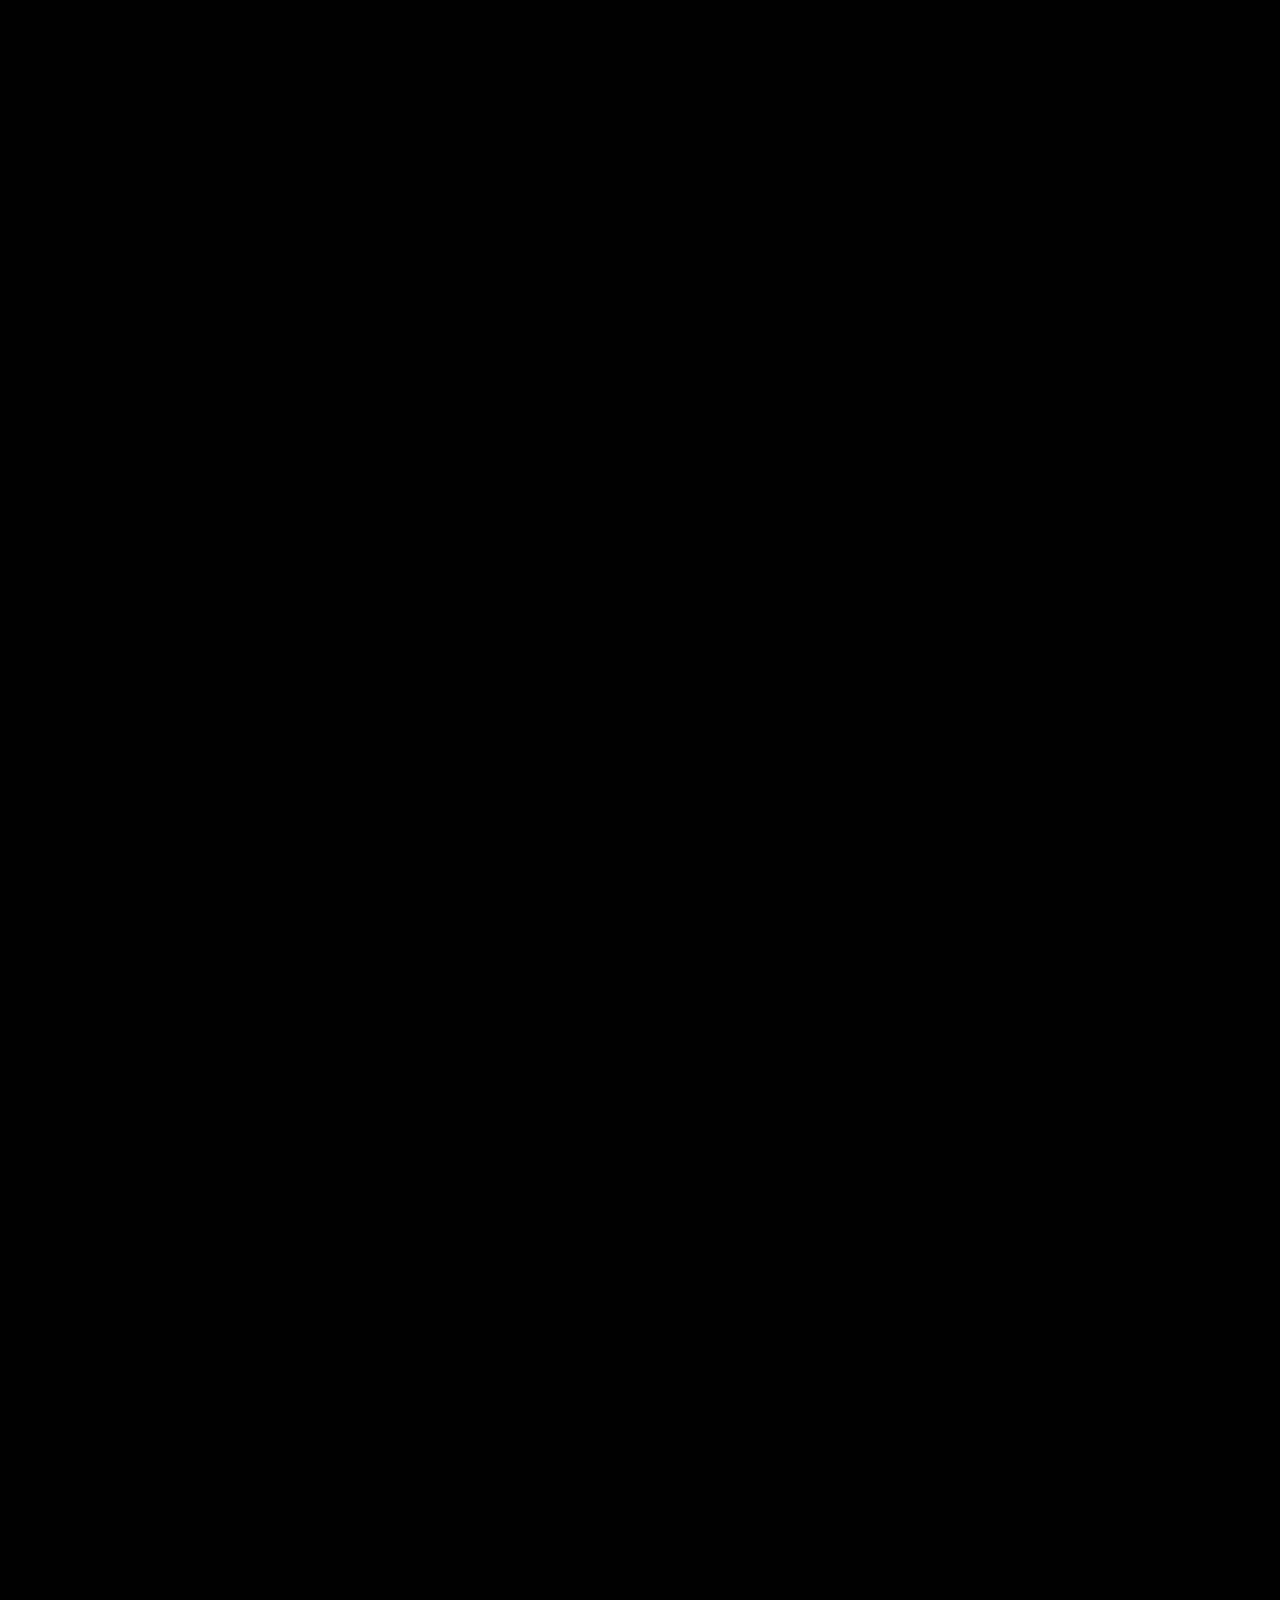
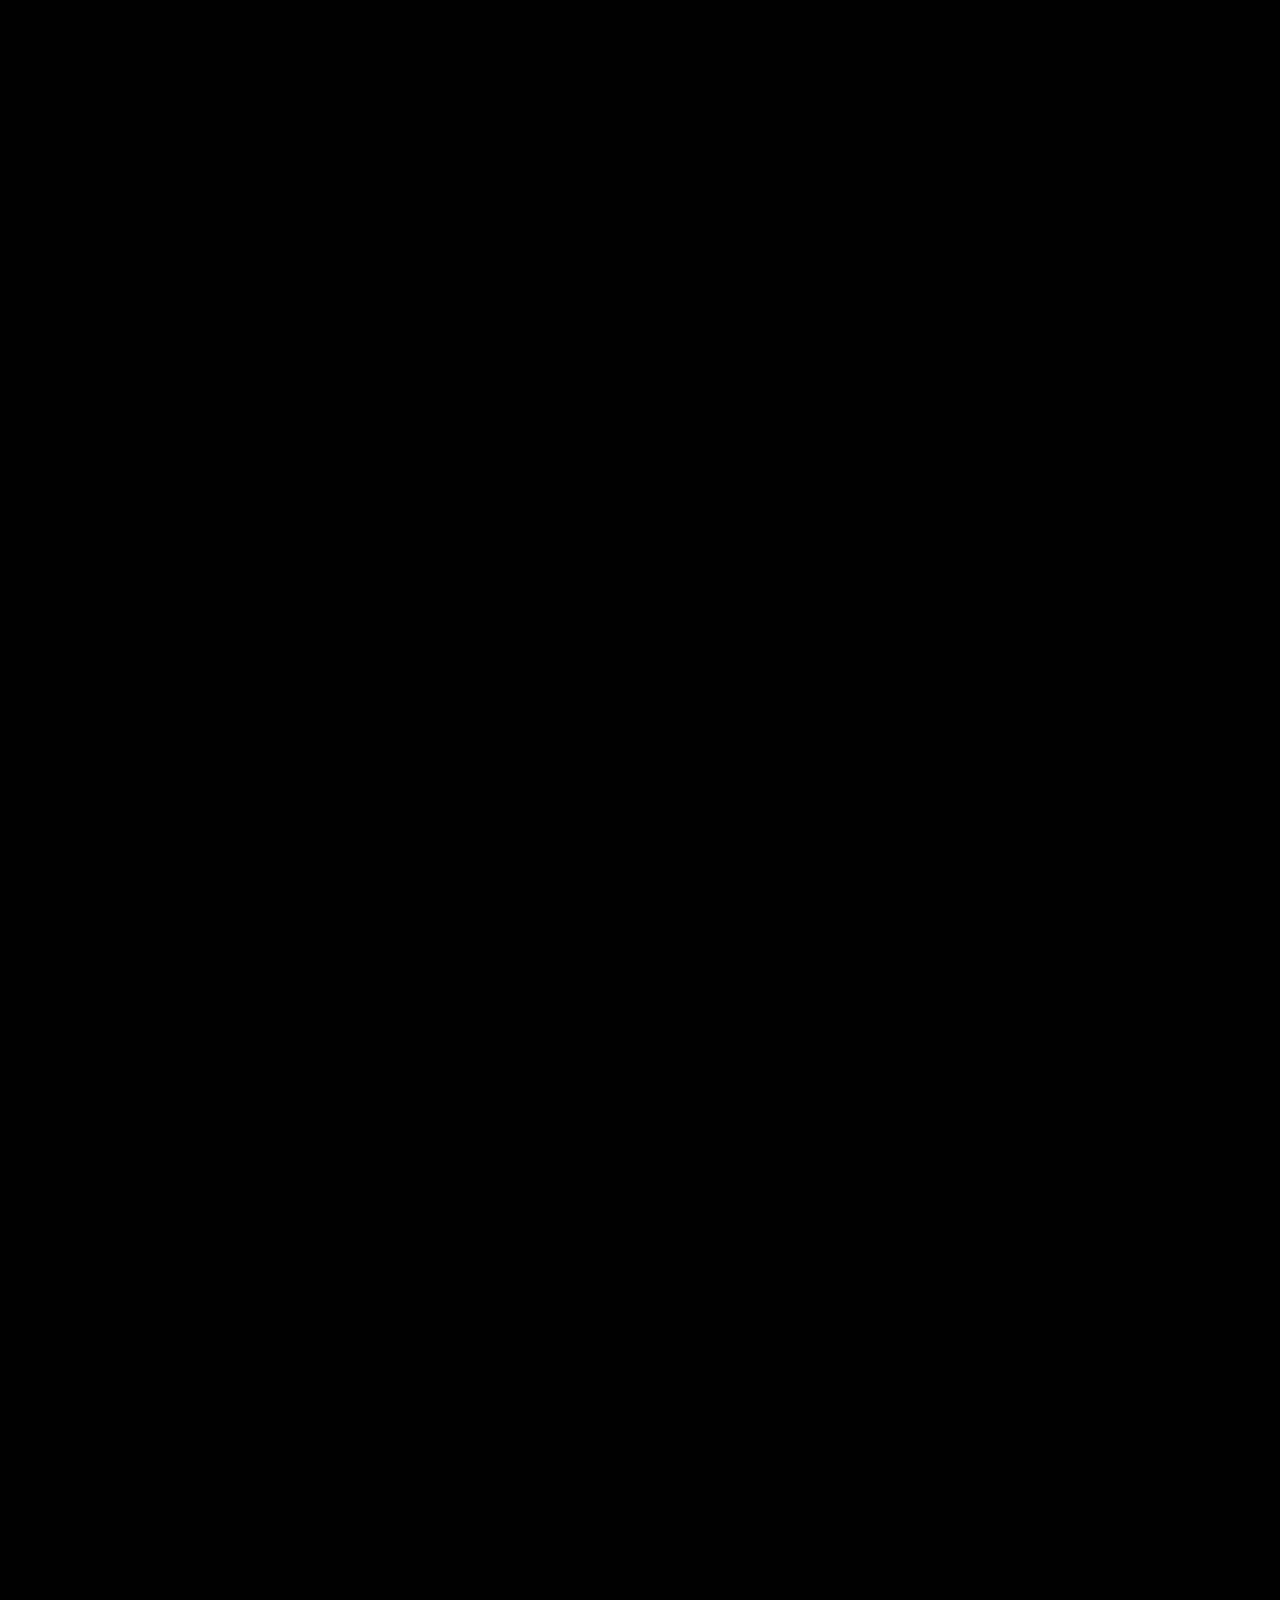
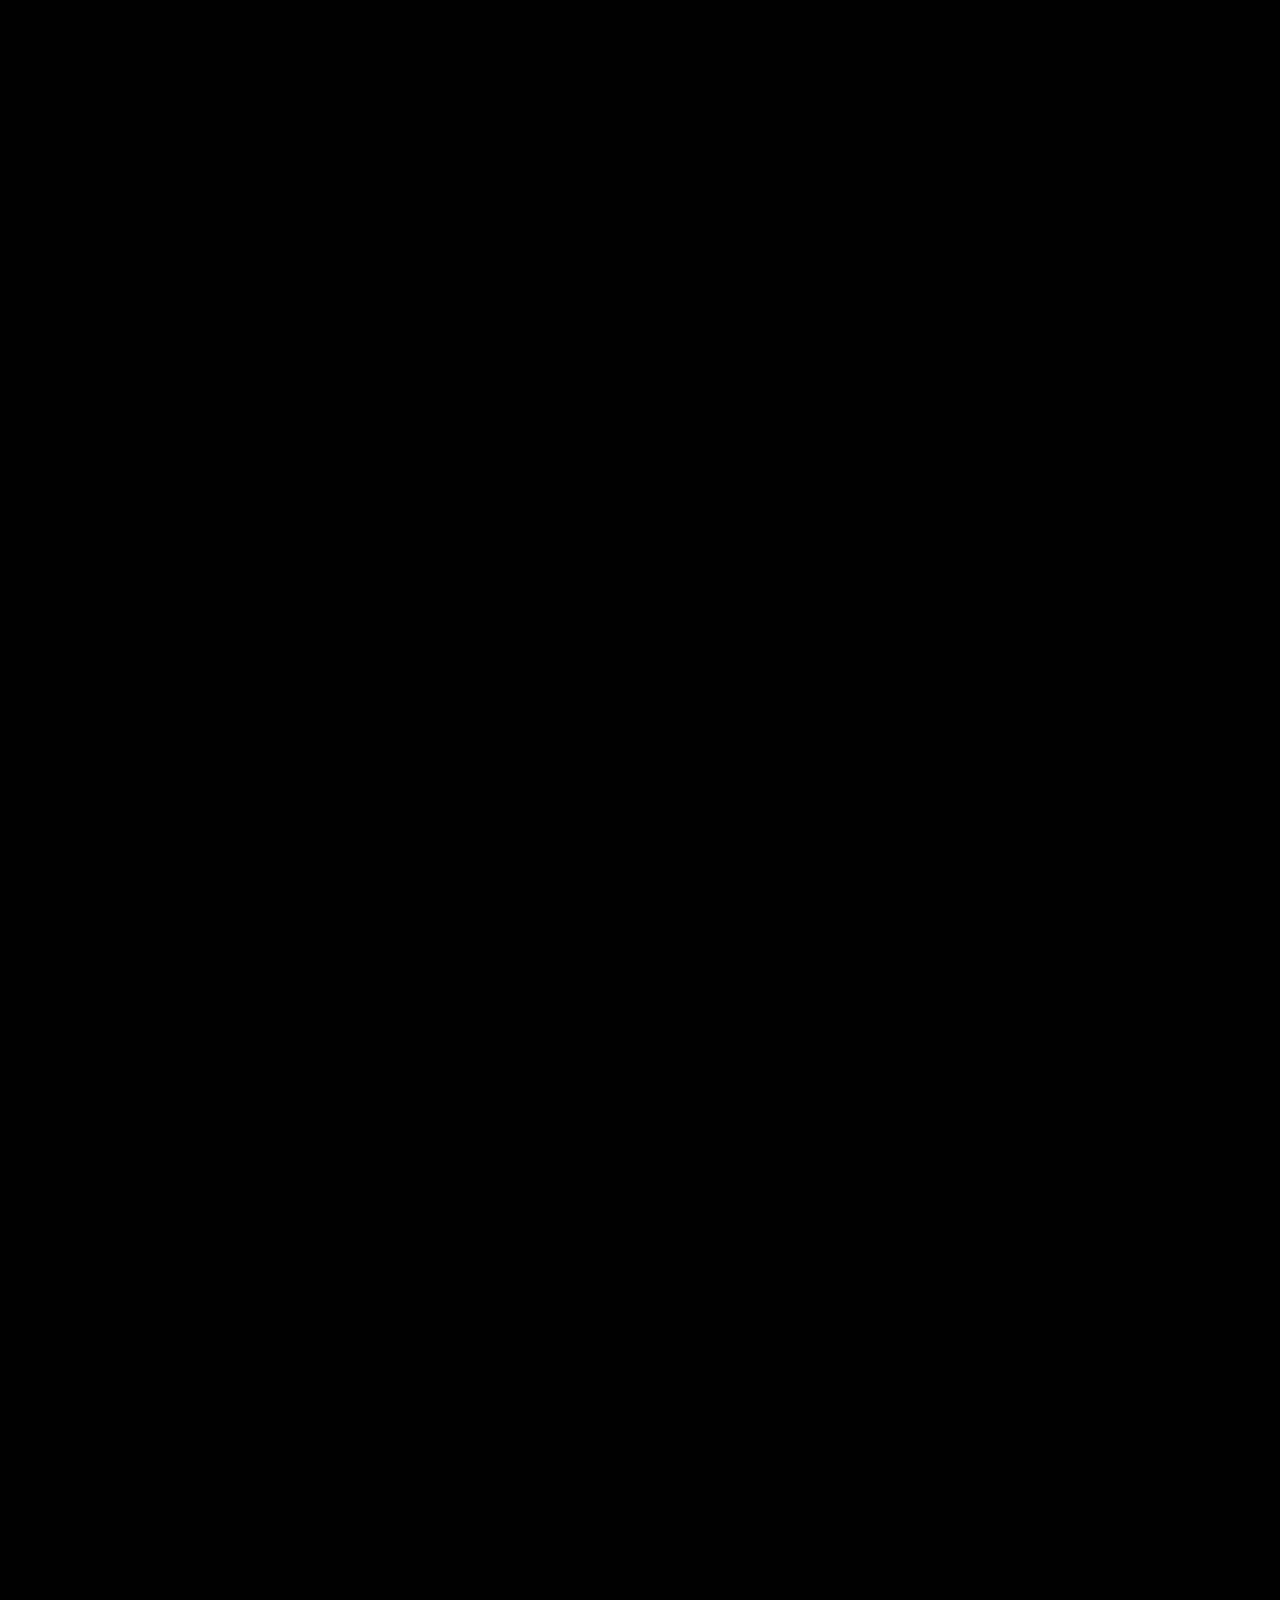
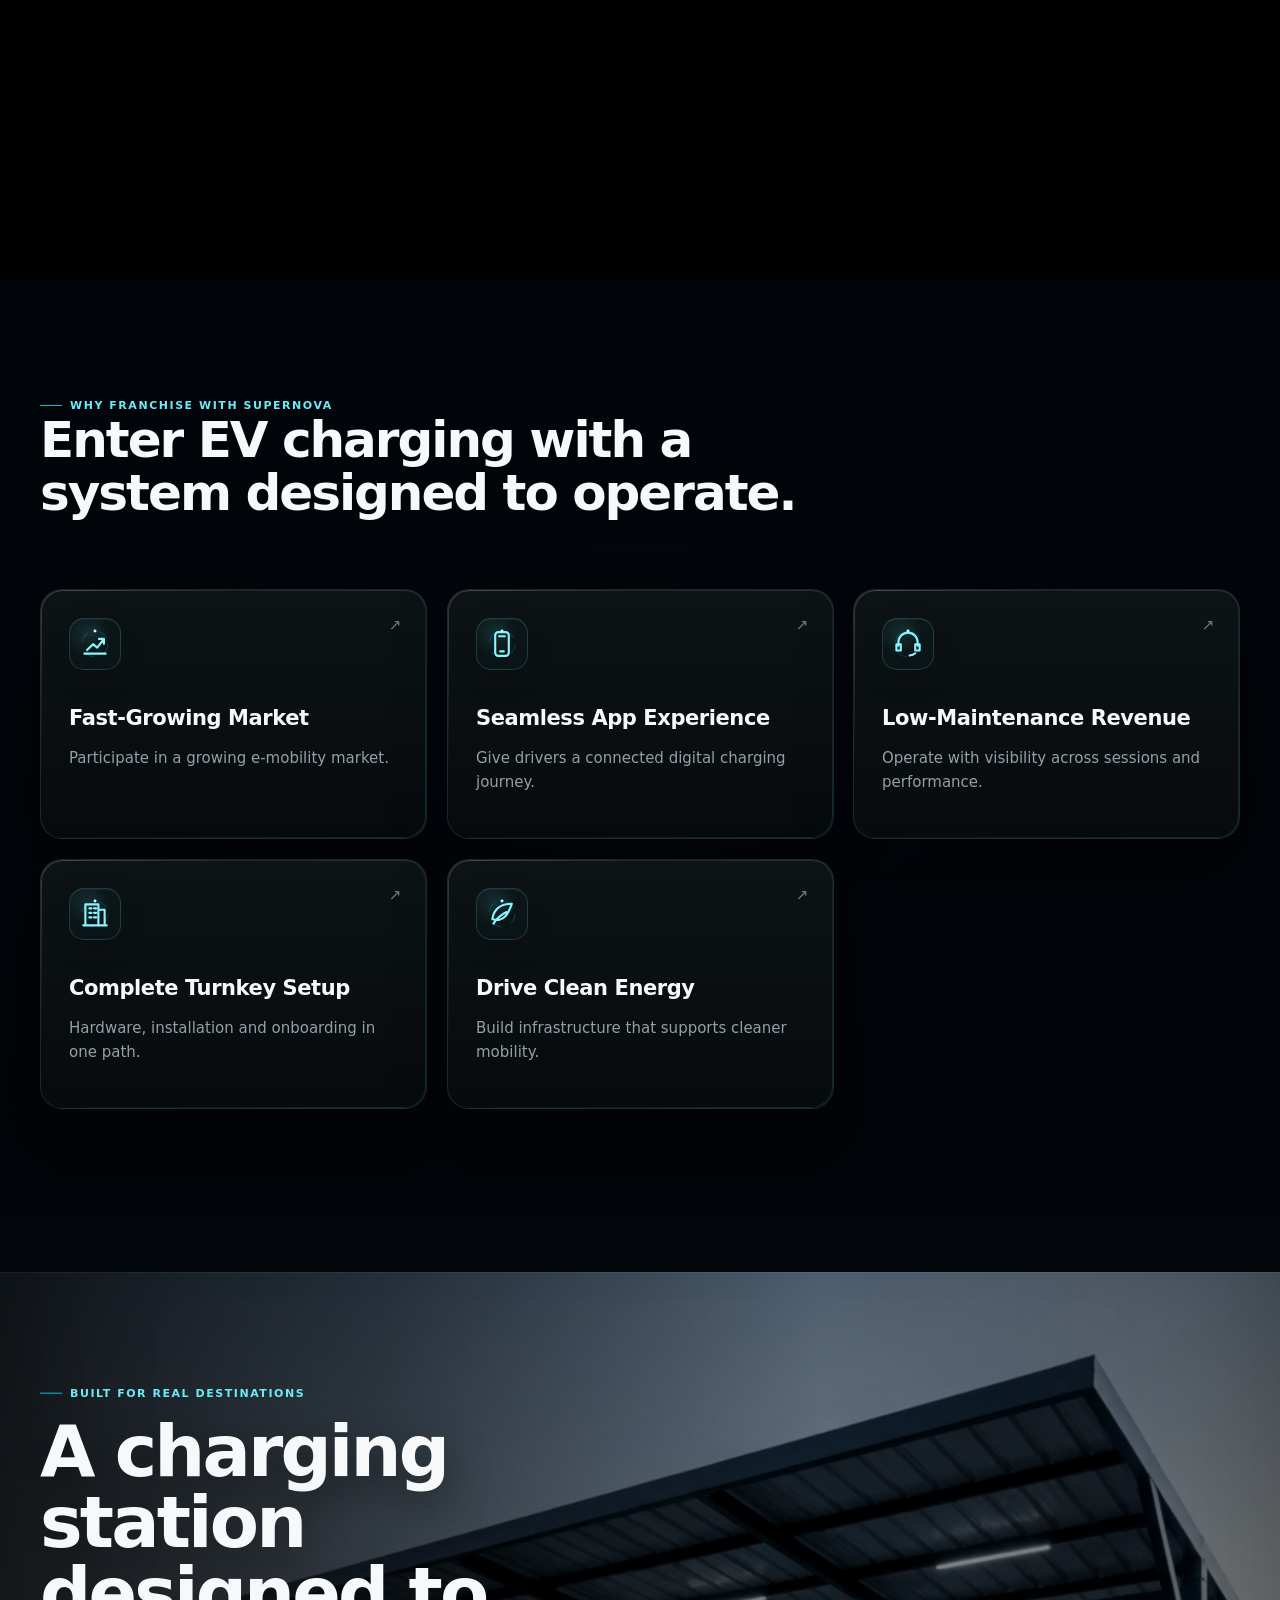
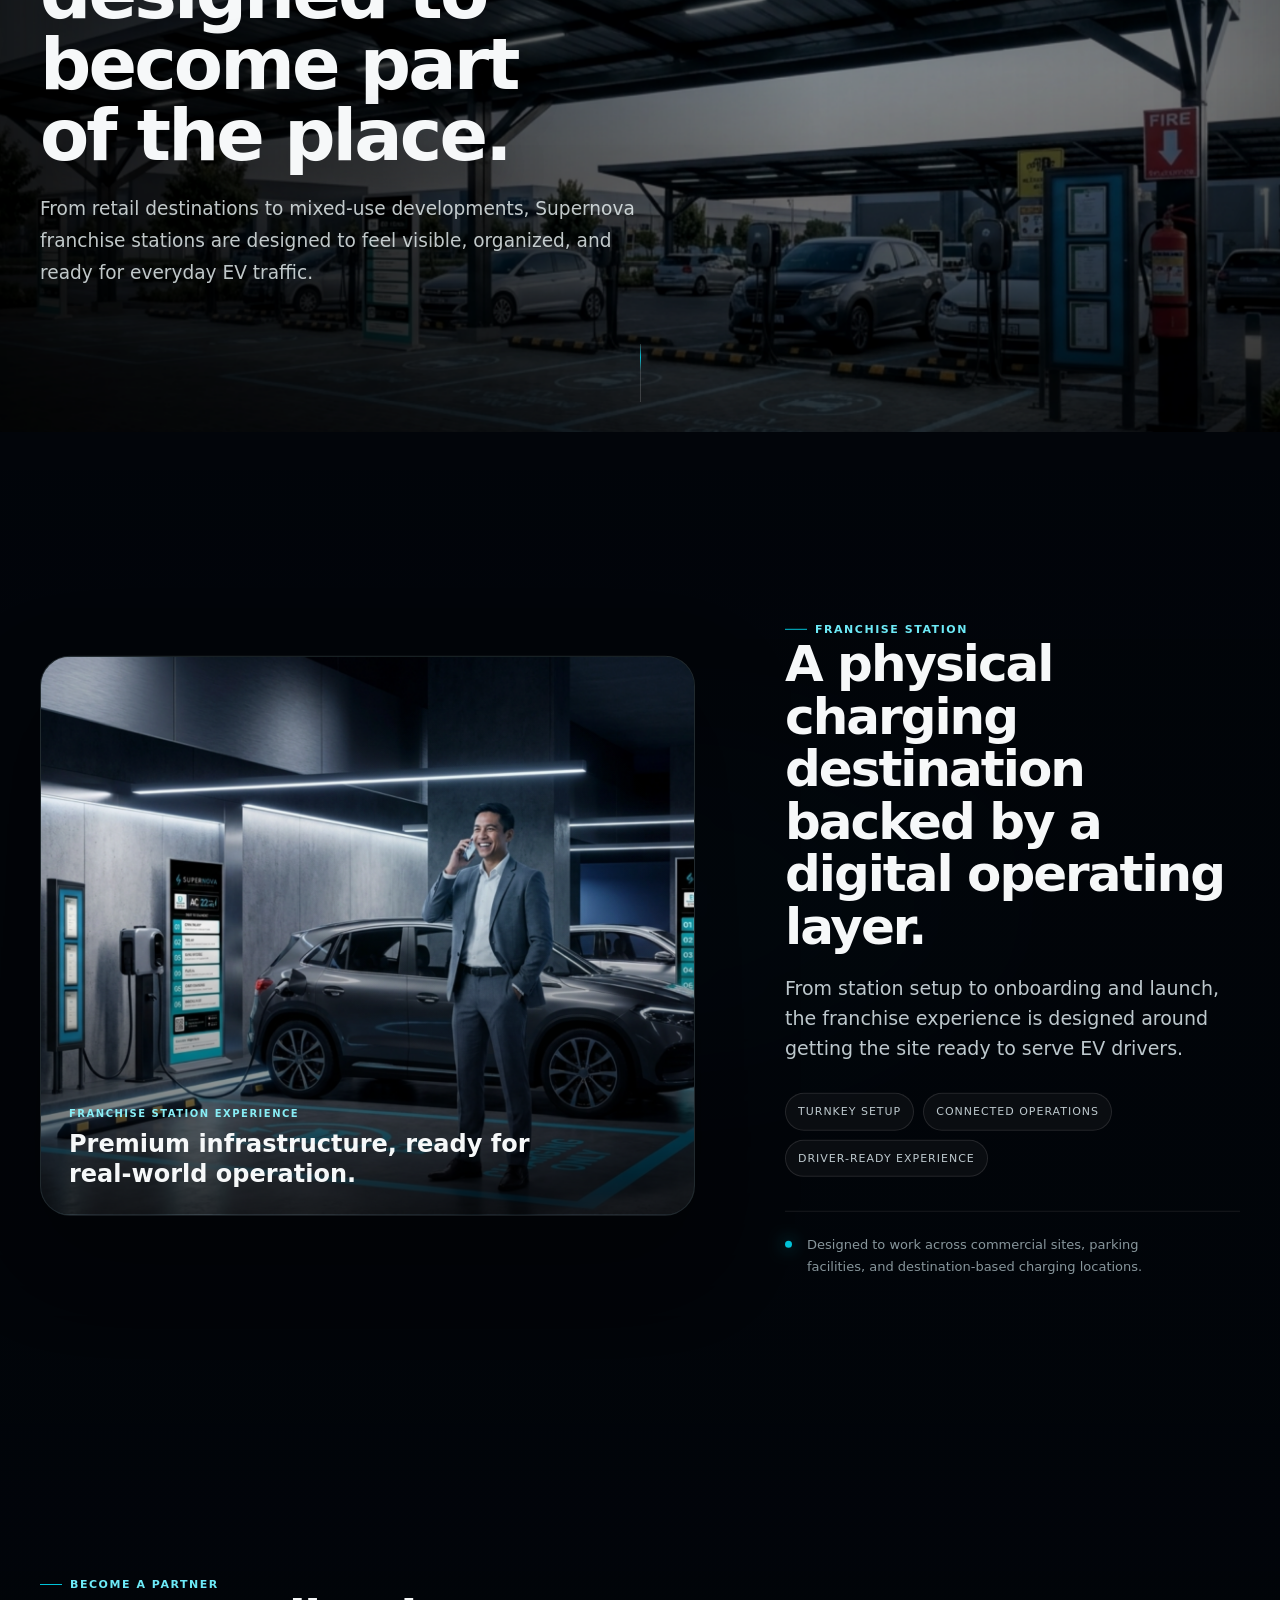
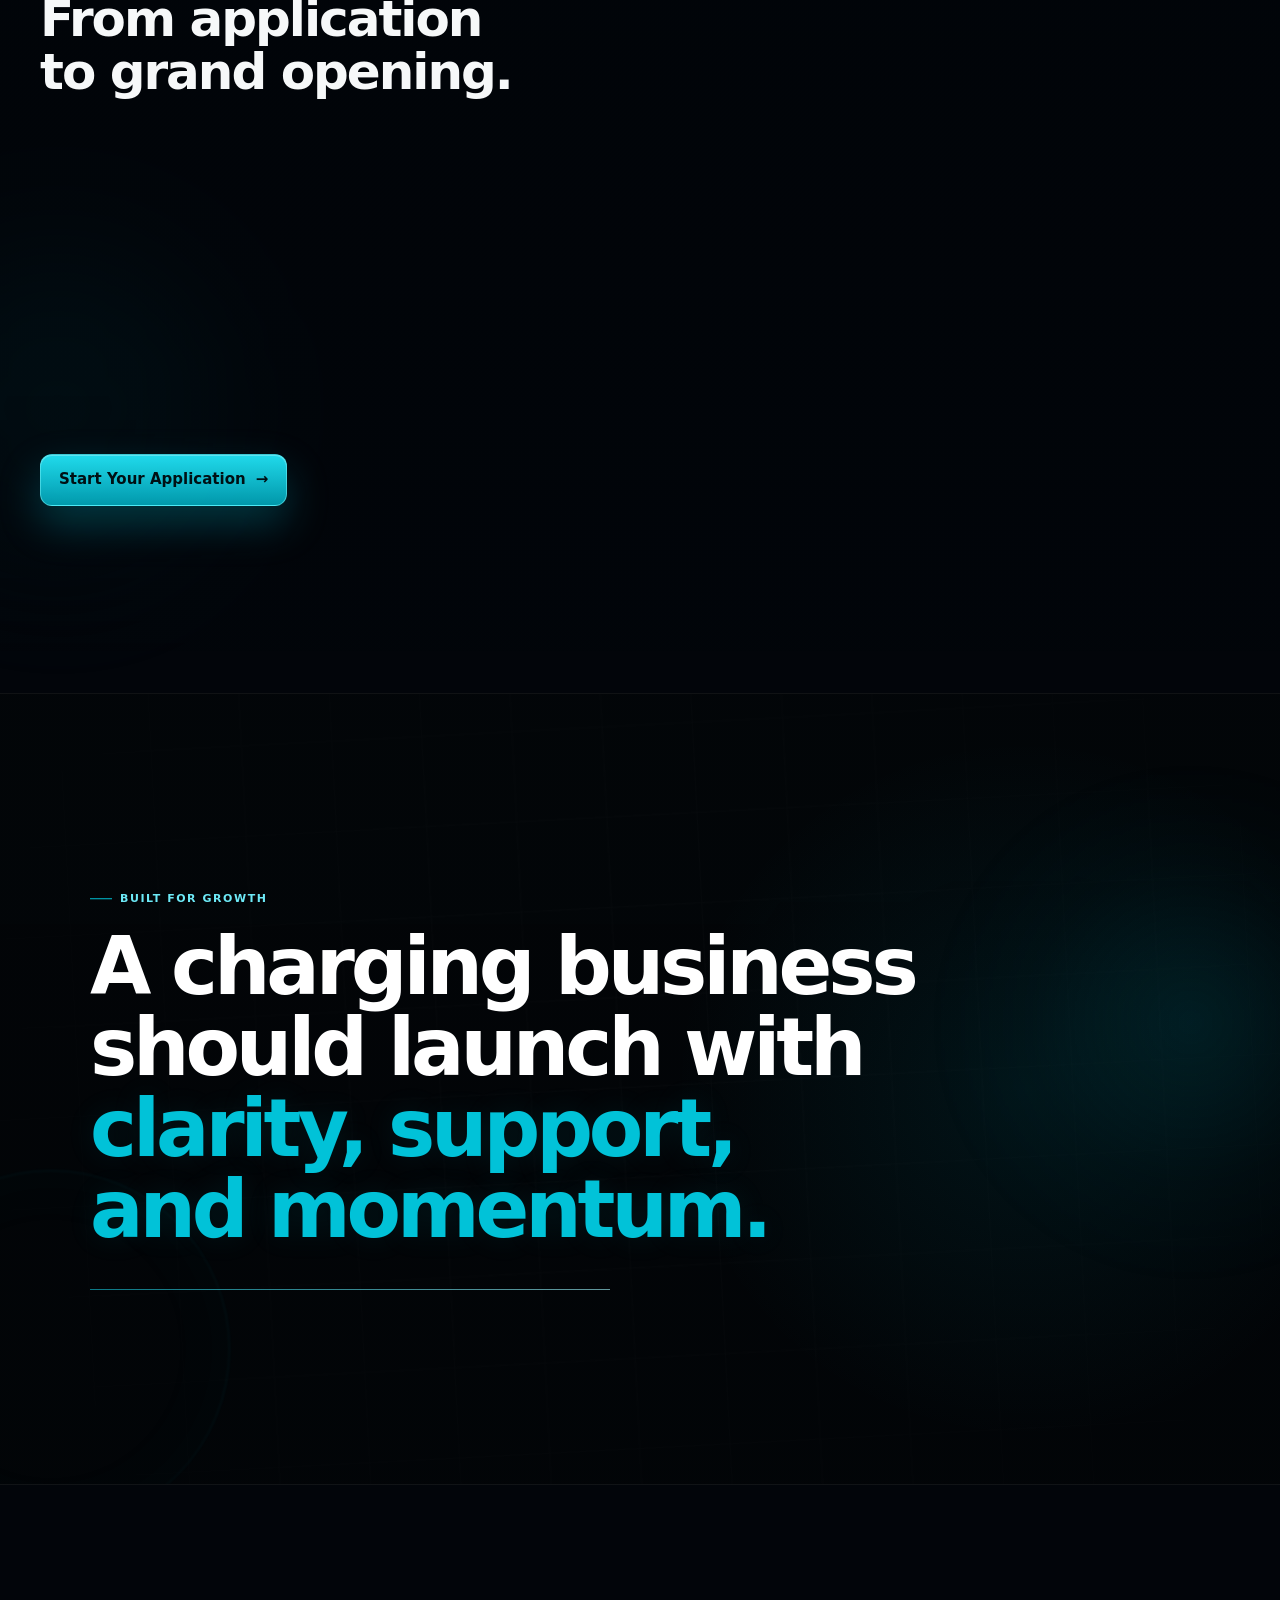
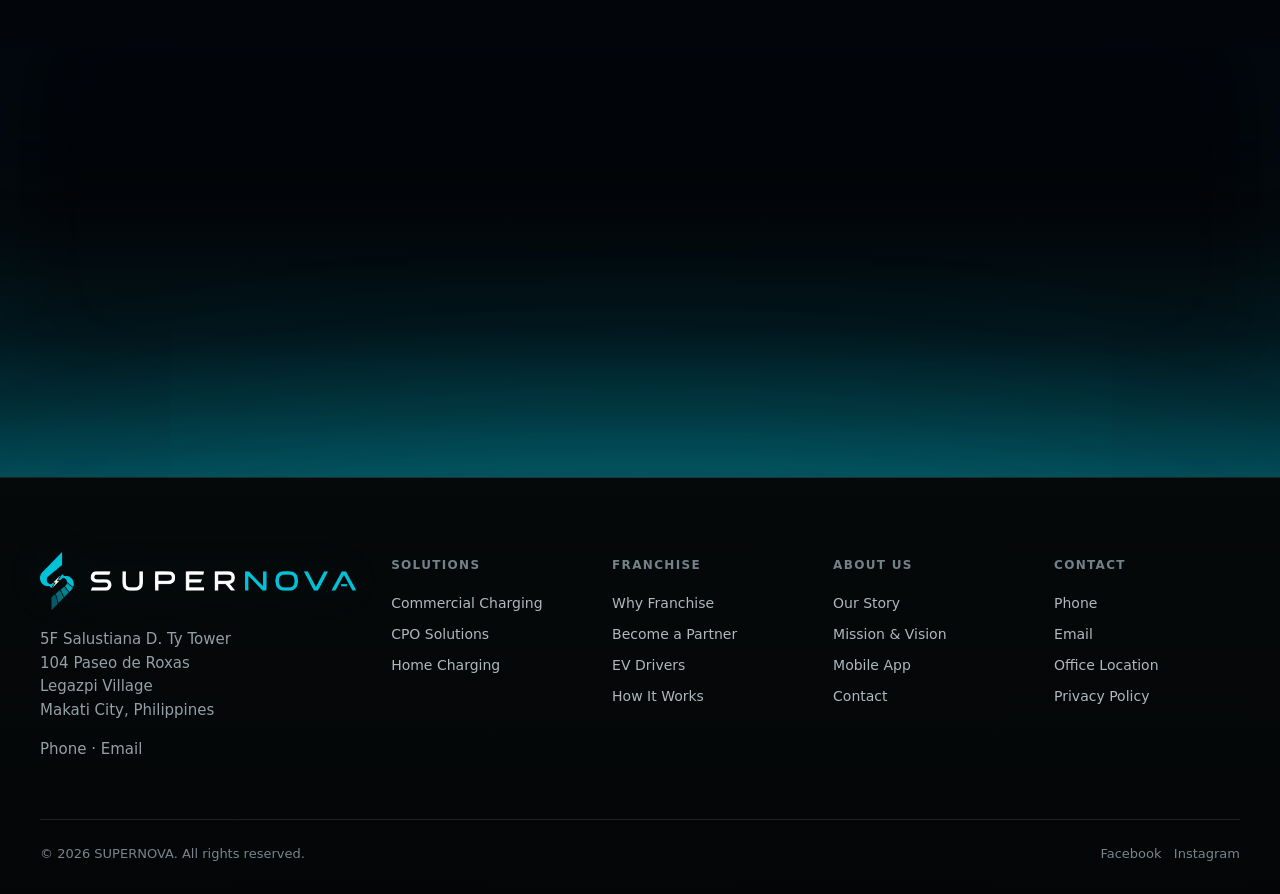
<file: franchise.html>
<!doctype html><html lang="en"><head><meta charset="utf-8"><meta name="viewport" content="width=device-width,initial-scale=1"><meta name="theme-color" content="#050708"><meta name="description" content="Supernova EV Charging Solutions — connected charging hardware, software, payments and support."><title>Supernova EV Charging Solutions</title><link rel="preconnect" href="https://api.fontshare.com"><link href="https://api.fontshare.com/v2/css?f[]=general-sans@400,500,600,700&display=swap" rel="stylesheet"><link rel="stylesheet" href="assets/style-v48.css"></head><body data-page="franchise"><noscript>Please enable JavaScript to view this interactive prototype.</noscript><script src="assets/site-v48.js"></script></body></html>
</file>
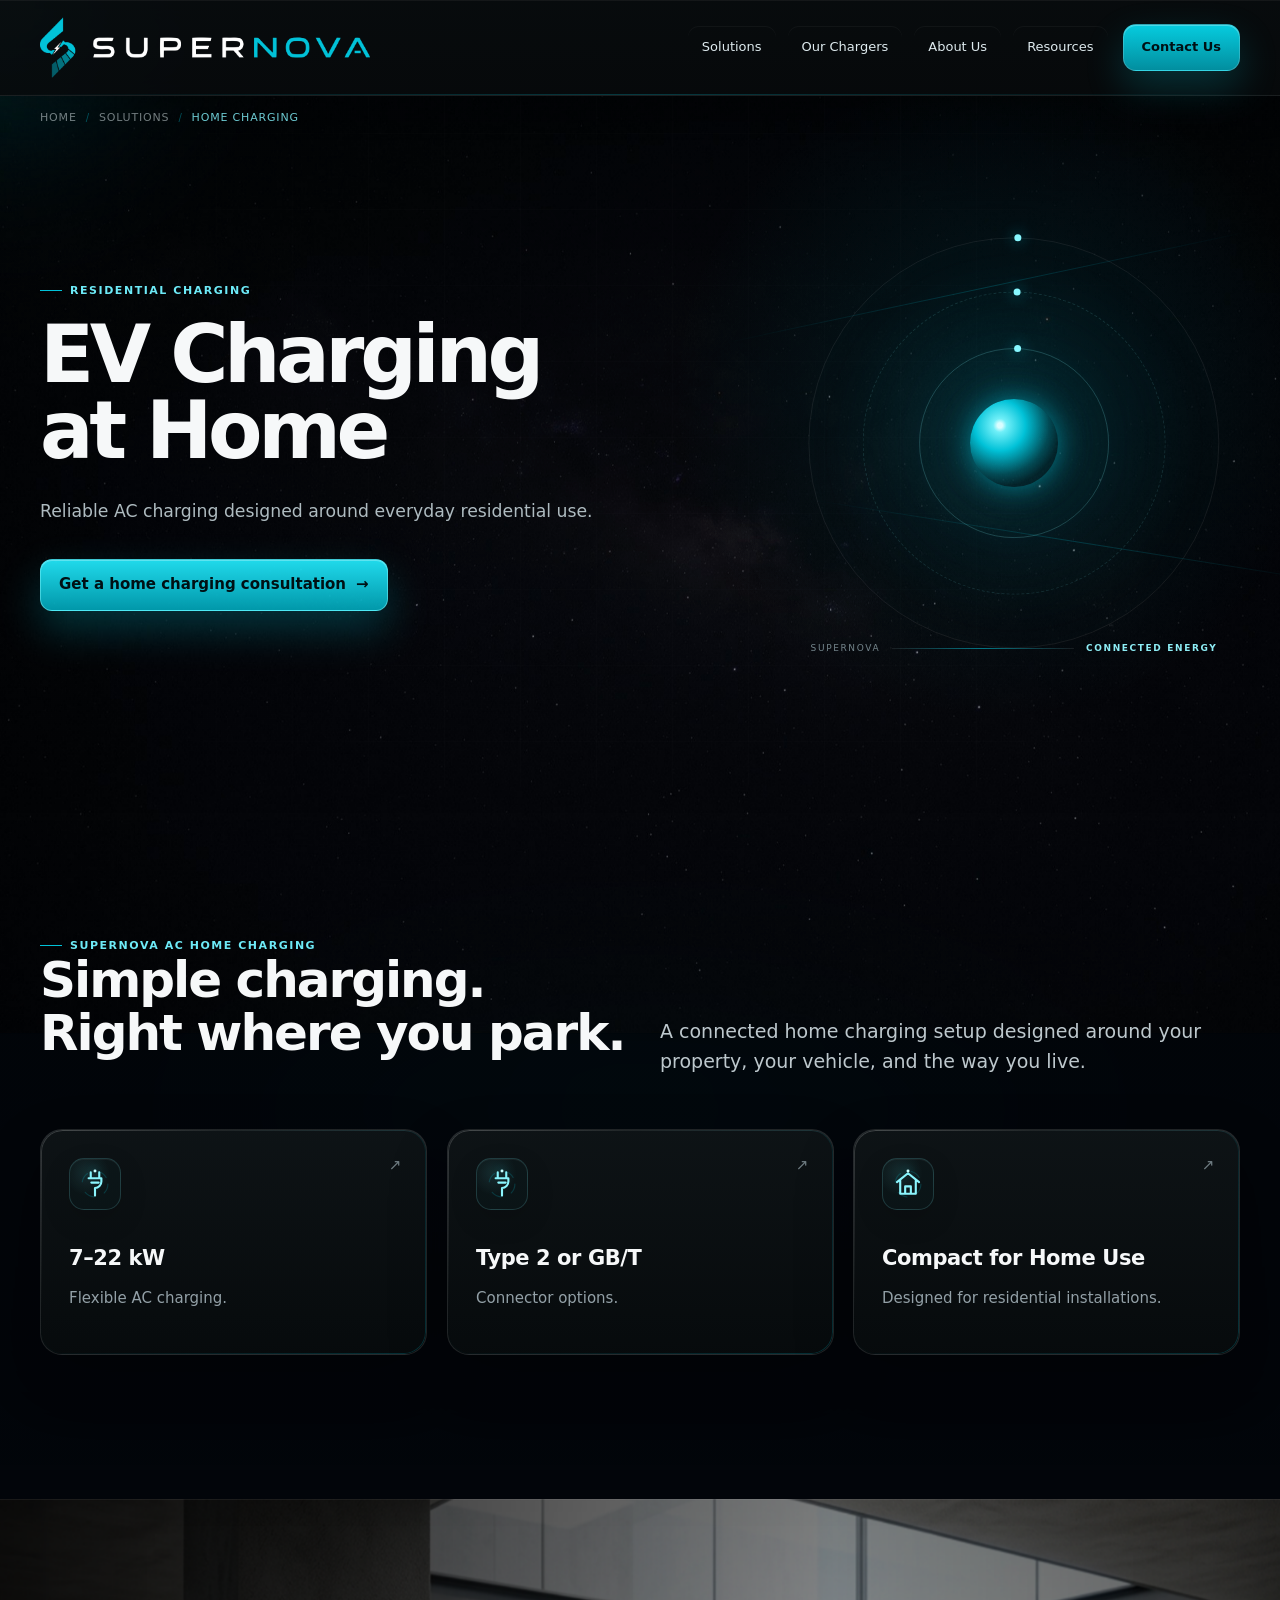
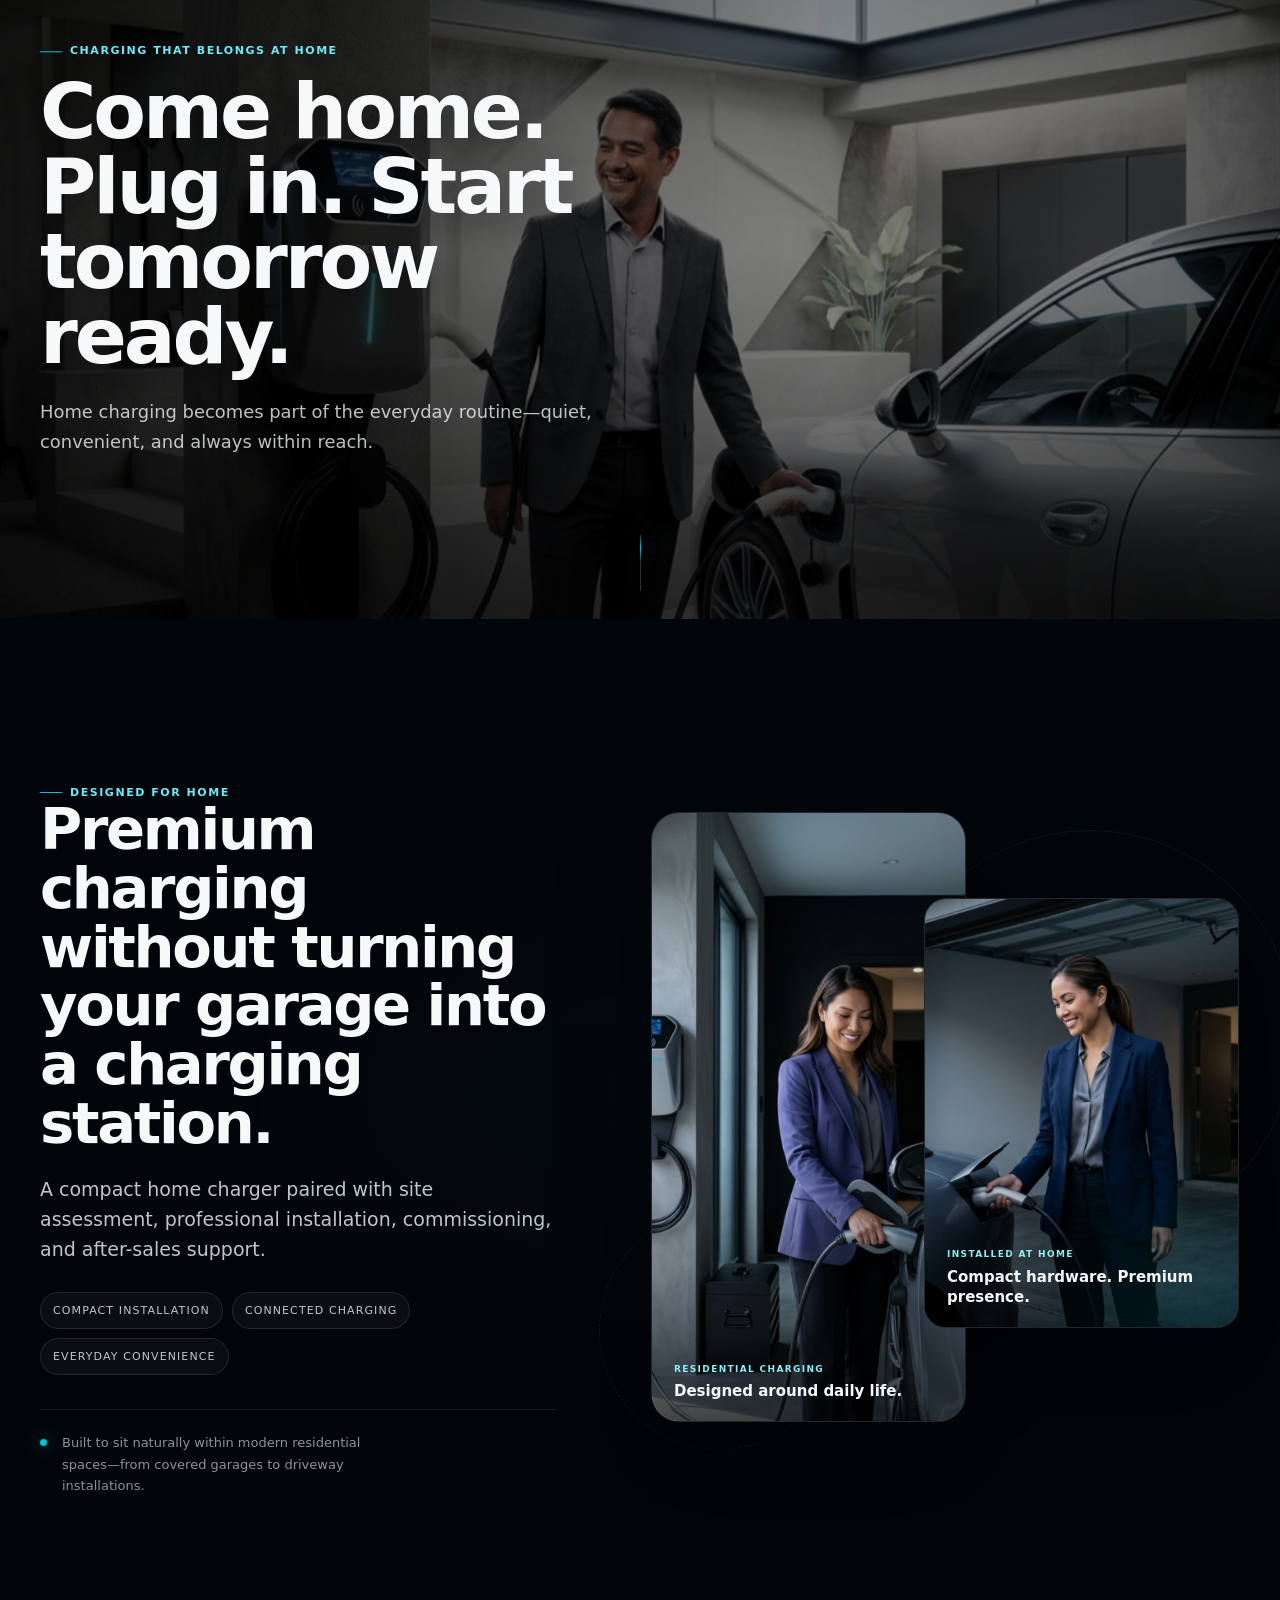
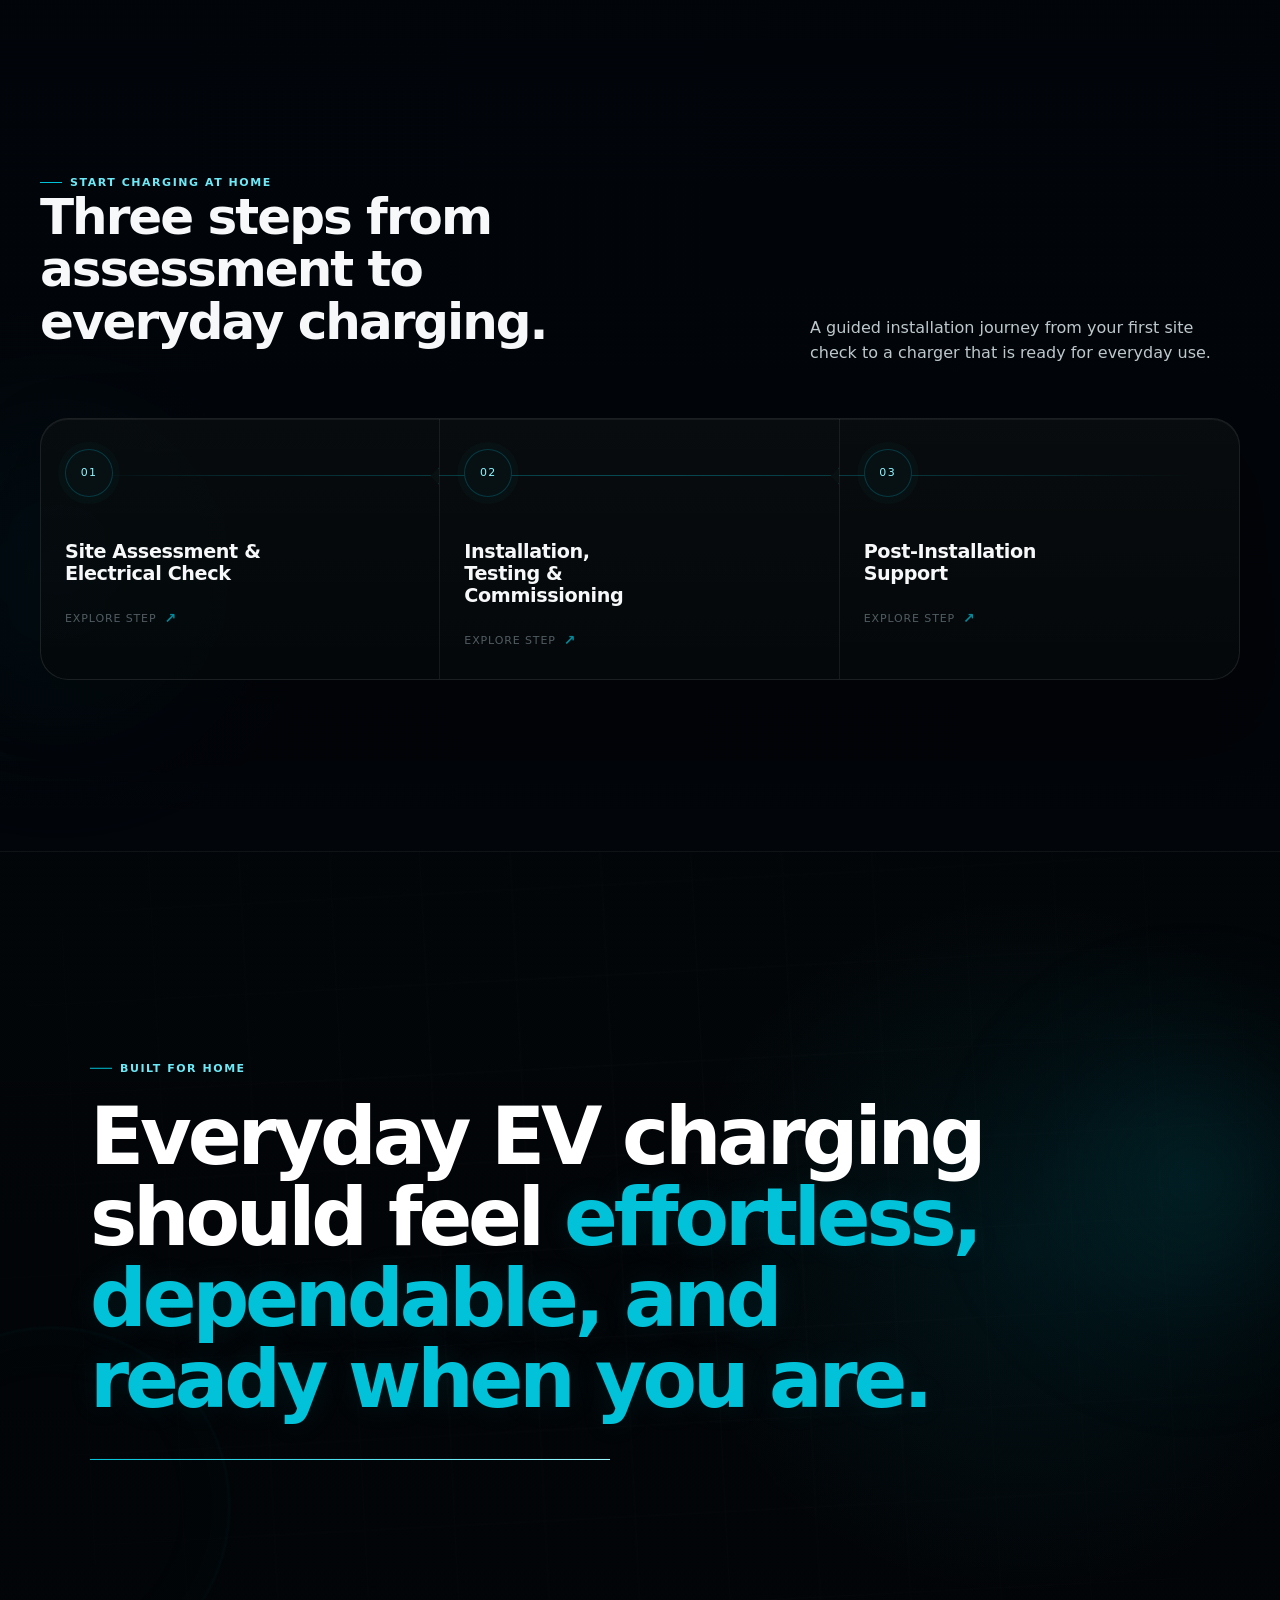
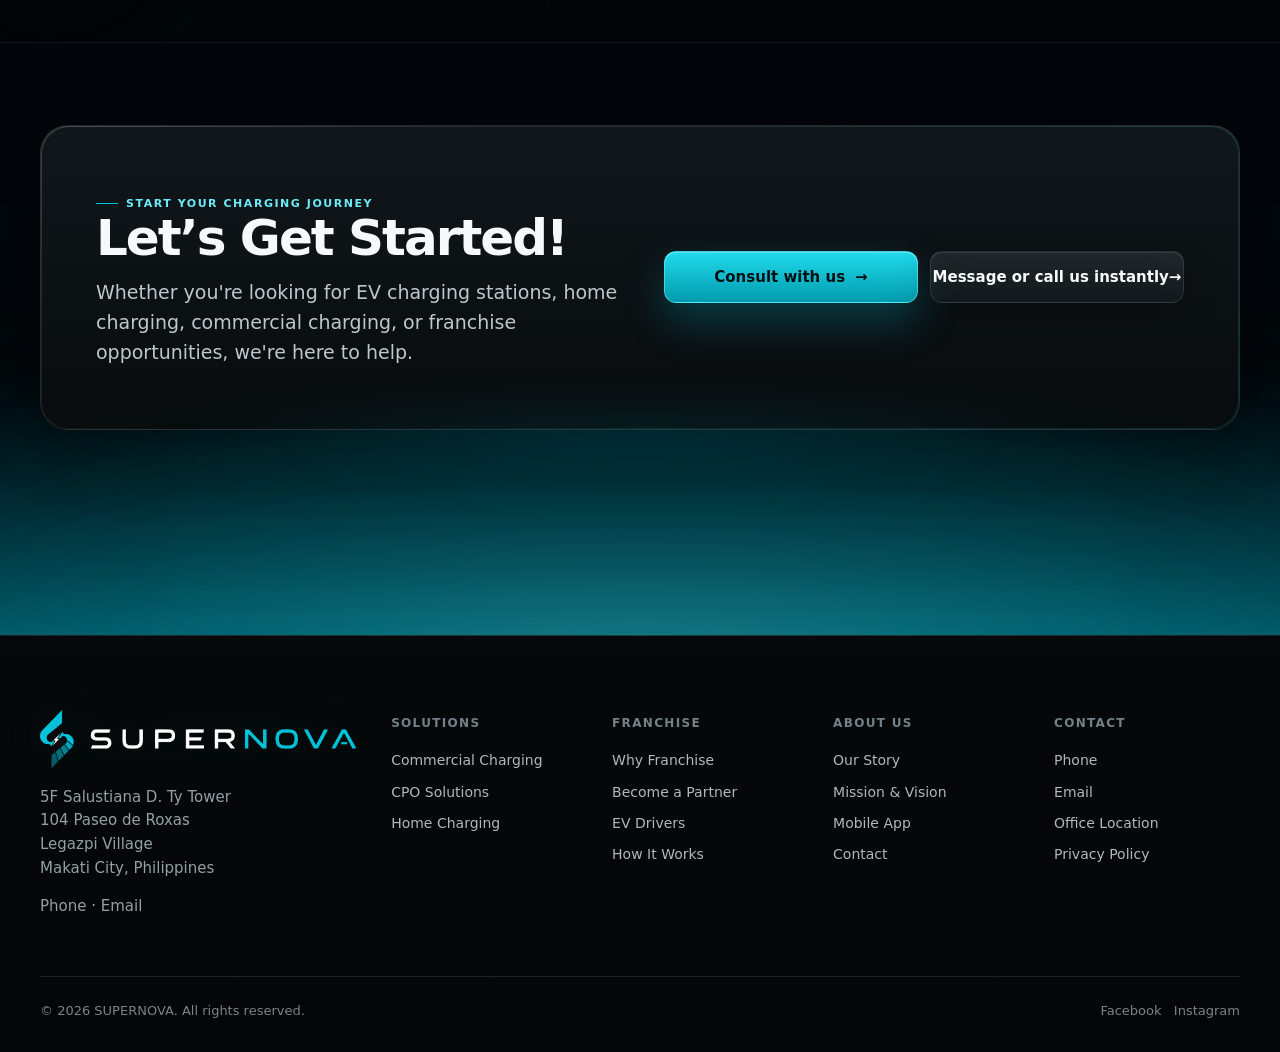
<file: home-charging.html>
<!doctype html><html lang="en"><head><meta charset="utf-8"><meta name="viewport" content="width=device-width,initial-scale=1"><meta name="theme-color" content="#050708"><meta name="description" content="Supernova EV Charging Solutions — connected charging hardware, software, payments and support."><title>Supernova EV Charging Solutions</title><link rel="preconnect" href="https://api.fontshare.com"><link href="https://api.fontshare.com/v2/css?f[]=general-sans@400,500,600,700&display=swap" rel="stylesheet"><link rel="stylesheet" href="assets/style-v48.css"></head><body data-page="homeCharging"><noscript>Please enable JavaScript to view this interactive prototype.</noscript><script src="assets/site-v48.js"></script></body></html>
</file>
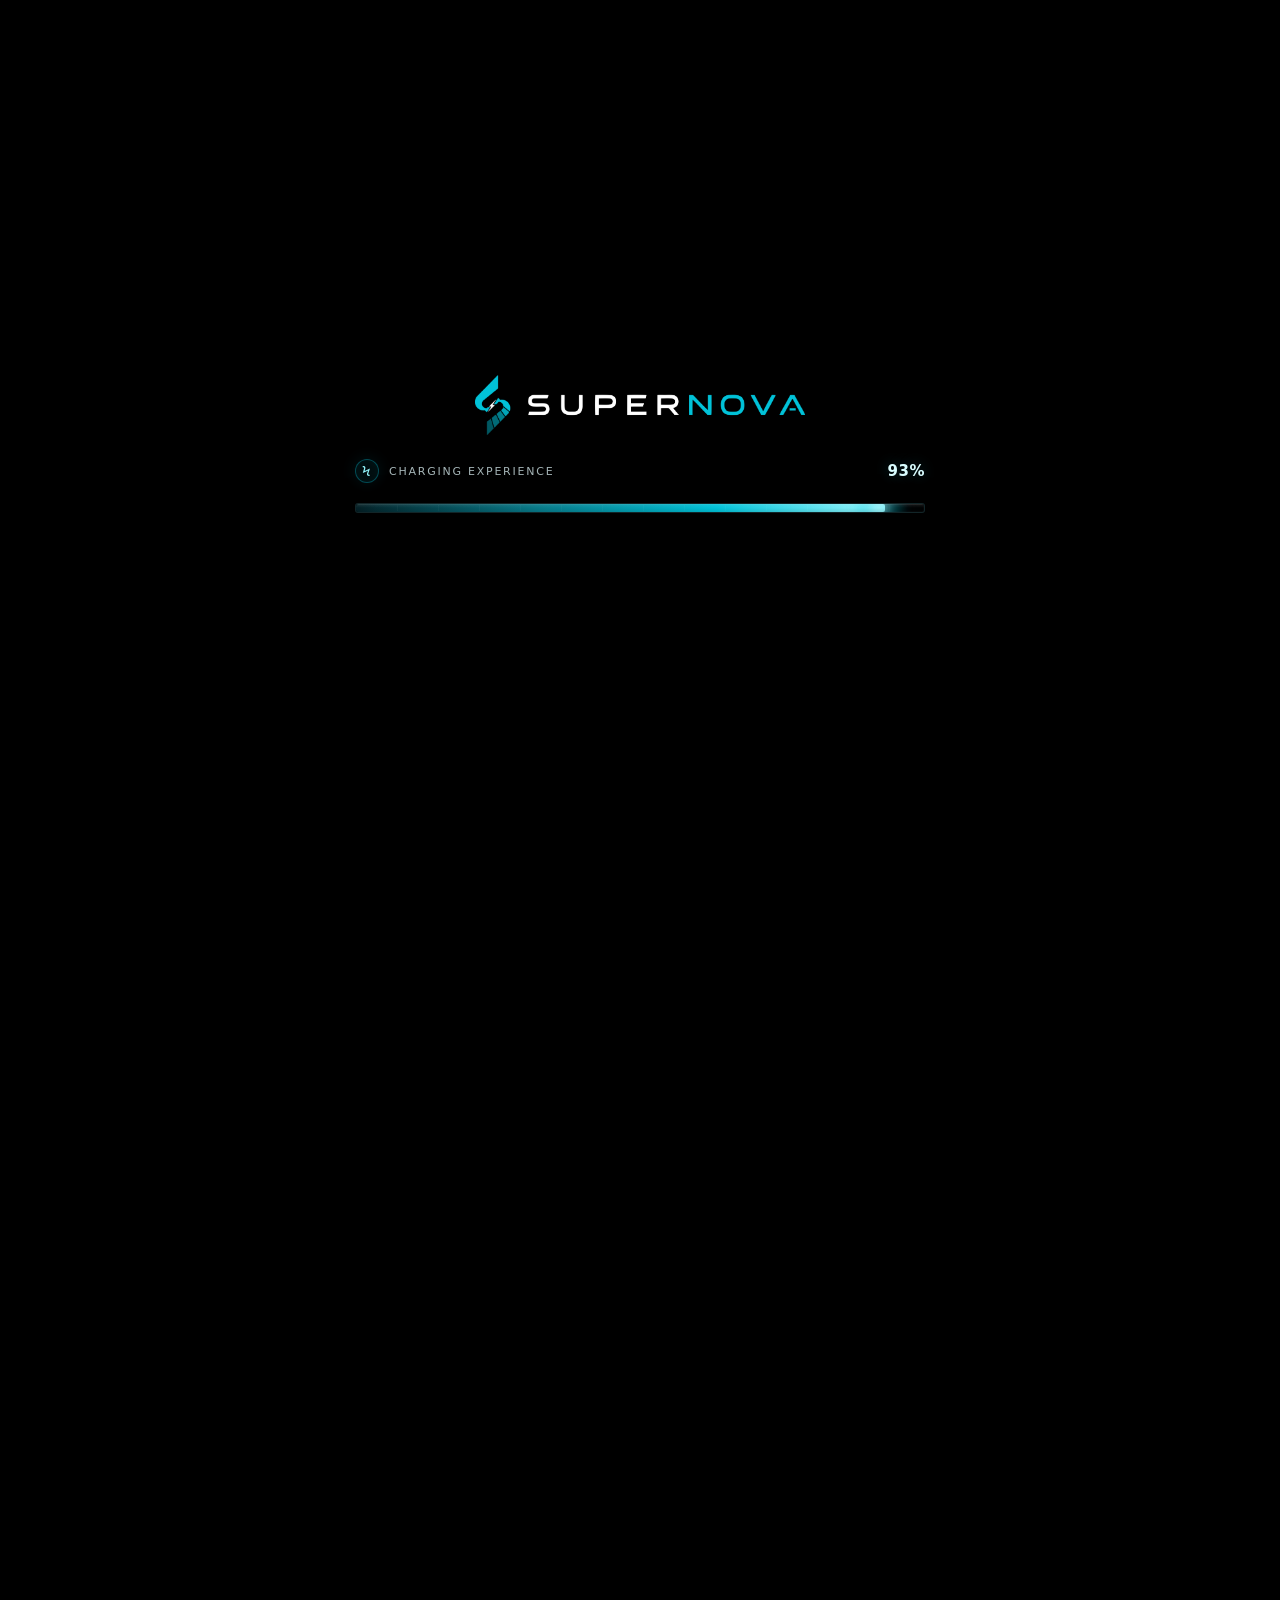
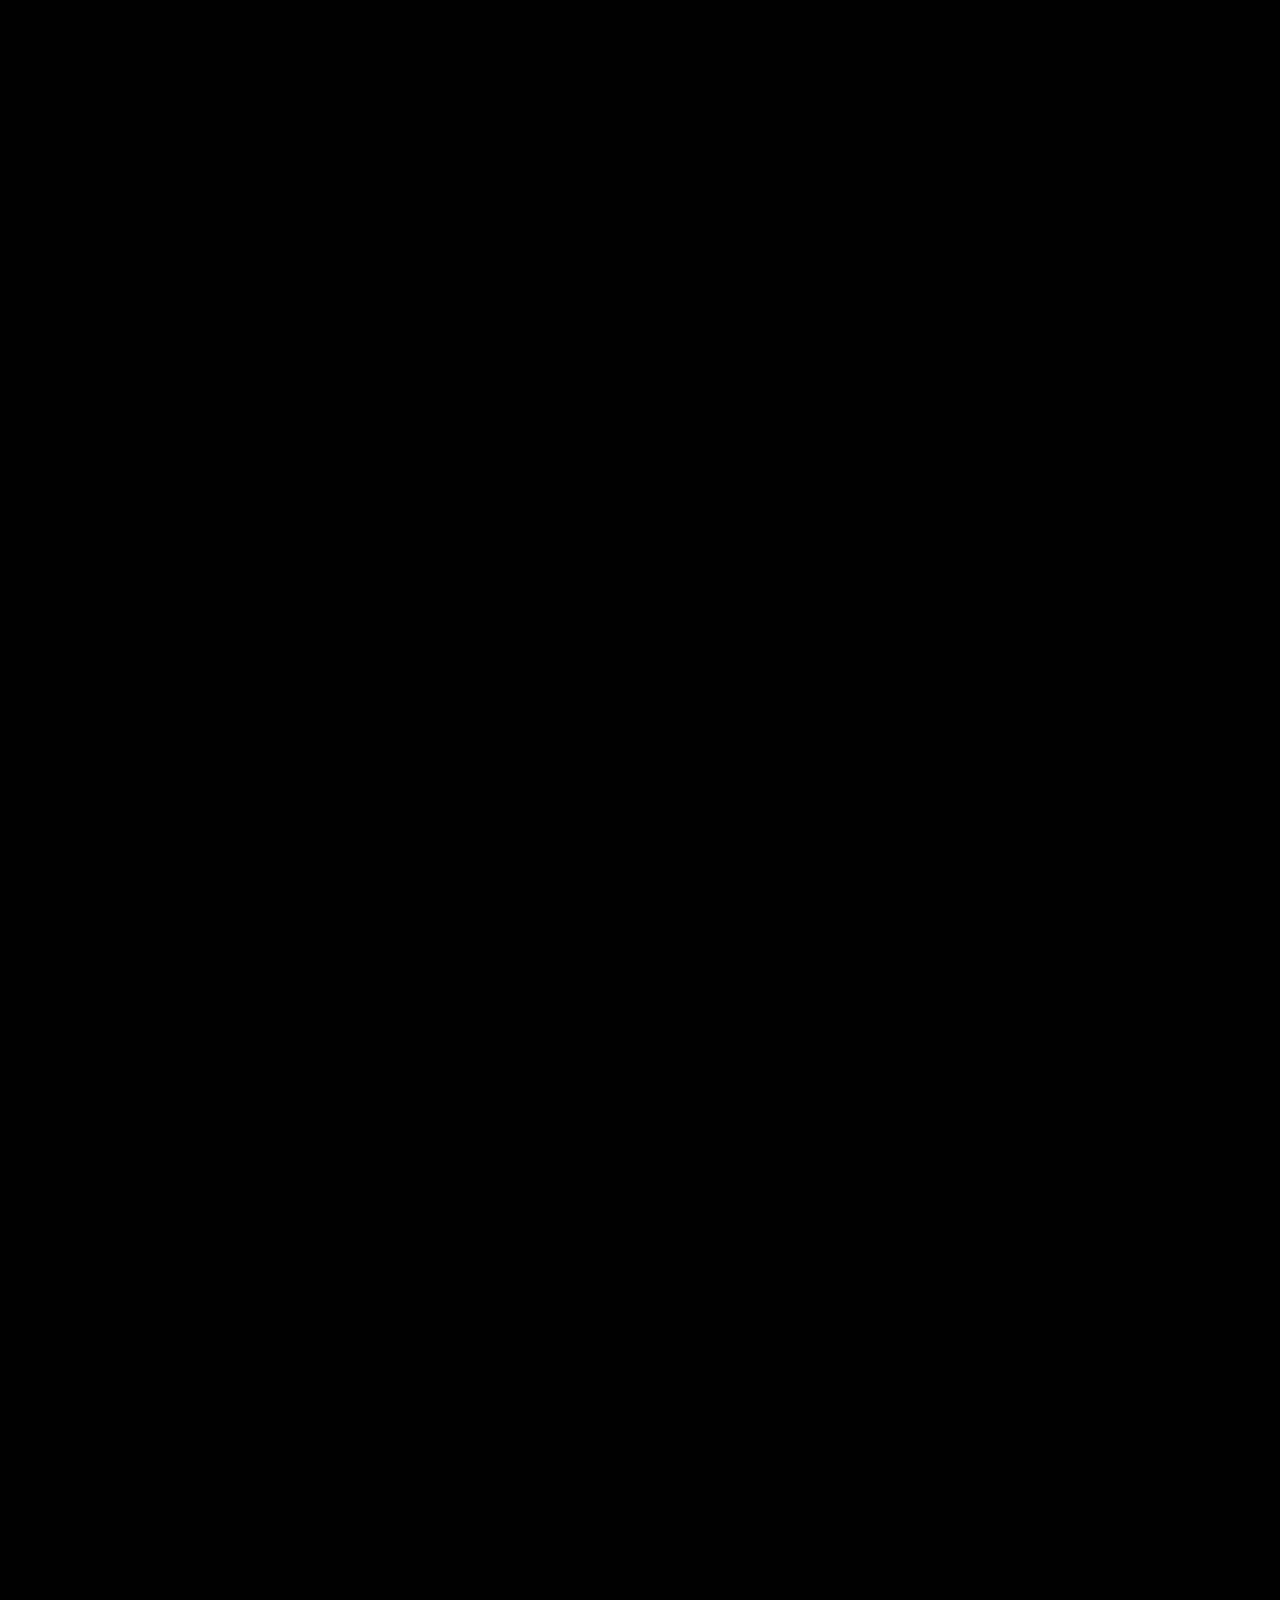
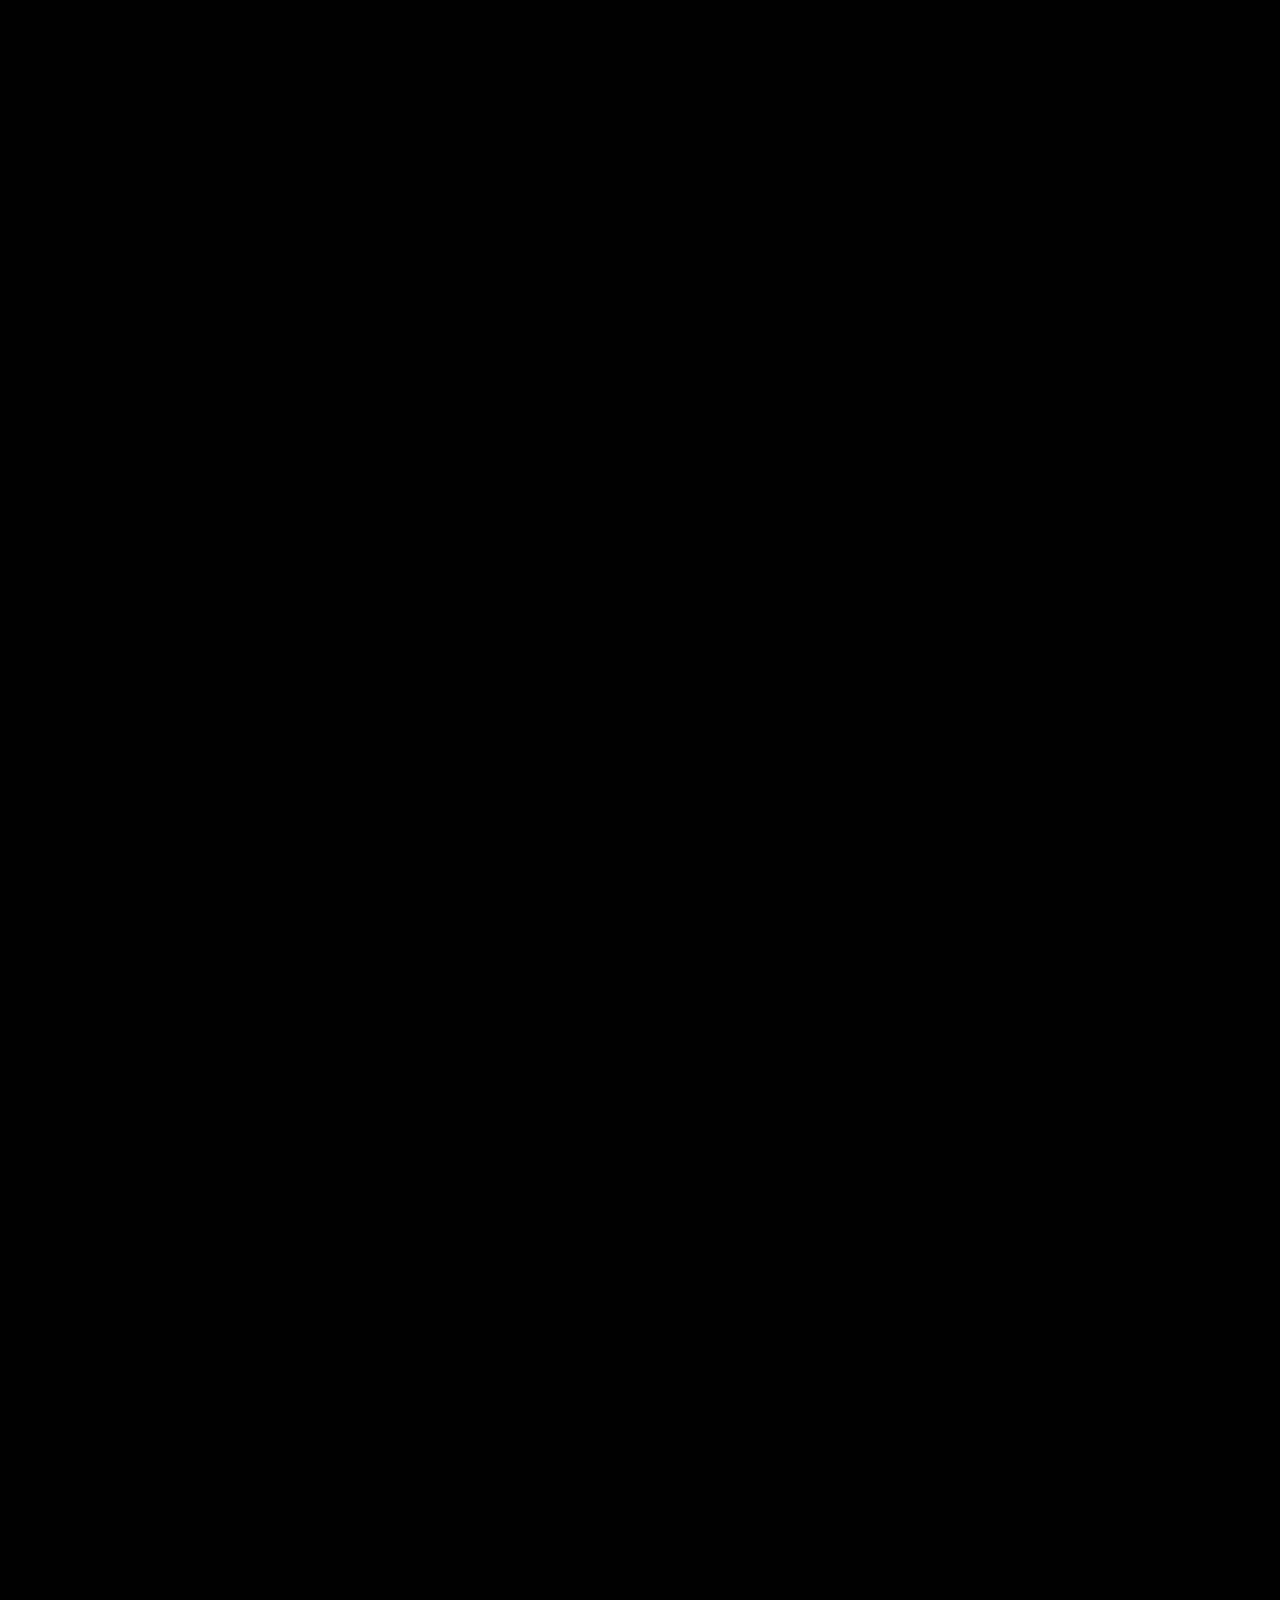
<file: news-article.html>
<!doctype html><html lang="en"><head><meta charset="utf-8"><meta name="viewport" content="width=device-width,initial-scale=1"><meta name="theme-color" content="#050708"><meta name="description" content="Supernova EV Charging Solutions — connected charging hardware, software, payments and support."><title>Supernova EV Charging Solutions</title><link rel="preconnect" href="https://api.fontshare.com"><link href="https://api.fontshare.com/v2/css?f[]=general-sans@400,500,600,700&display=swap" rel="stylesheet"><link rel="stylesheet" href="assets/style-v48.css"></head><body data-page="article"><noscript>Please enable JavaScript to view this interactive prototype.</noscript><script src="assets/site-v48.js"></script></body></html>
</file>
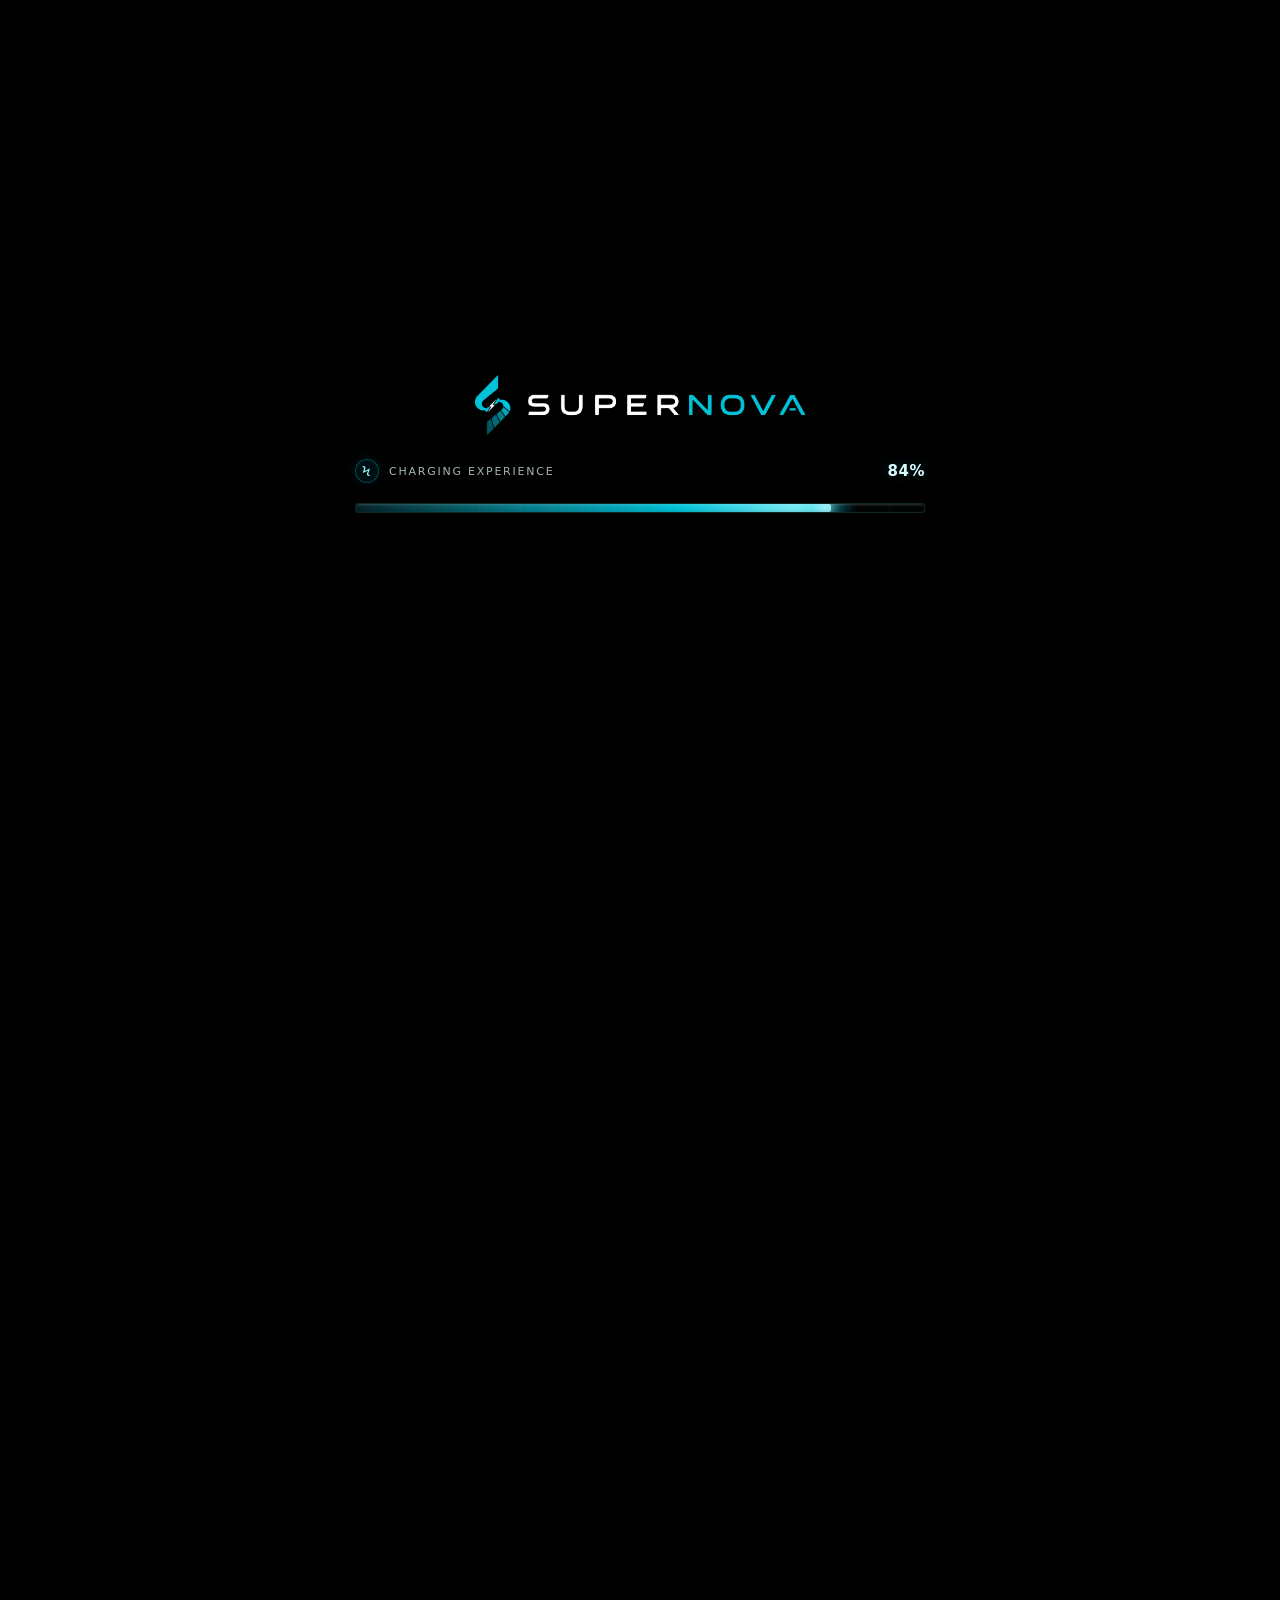
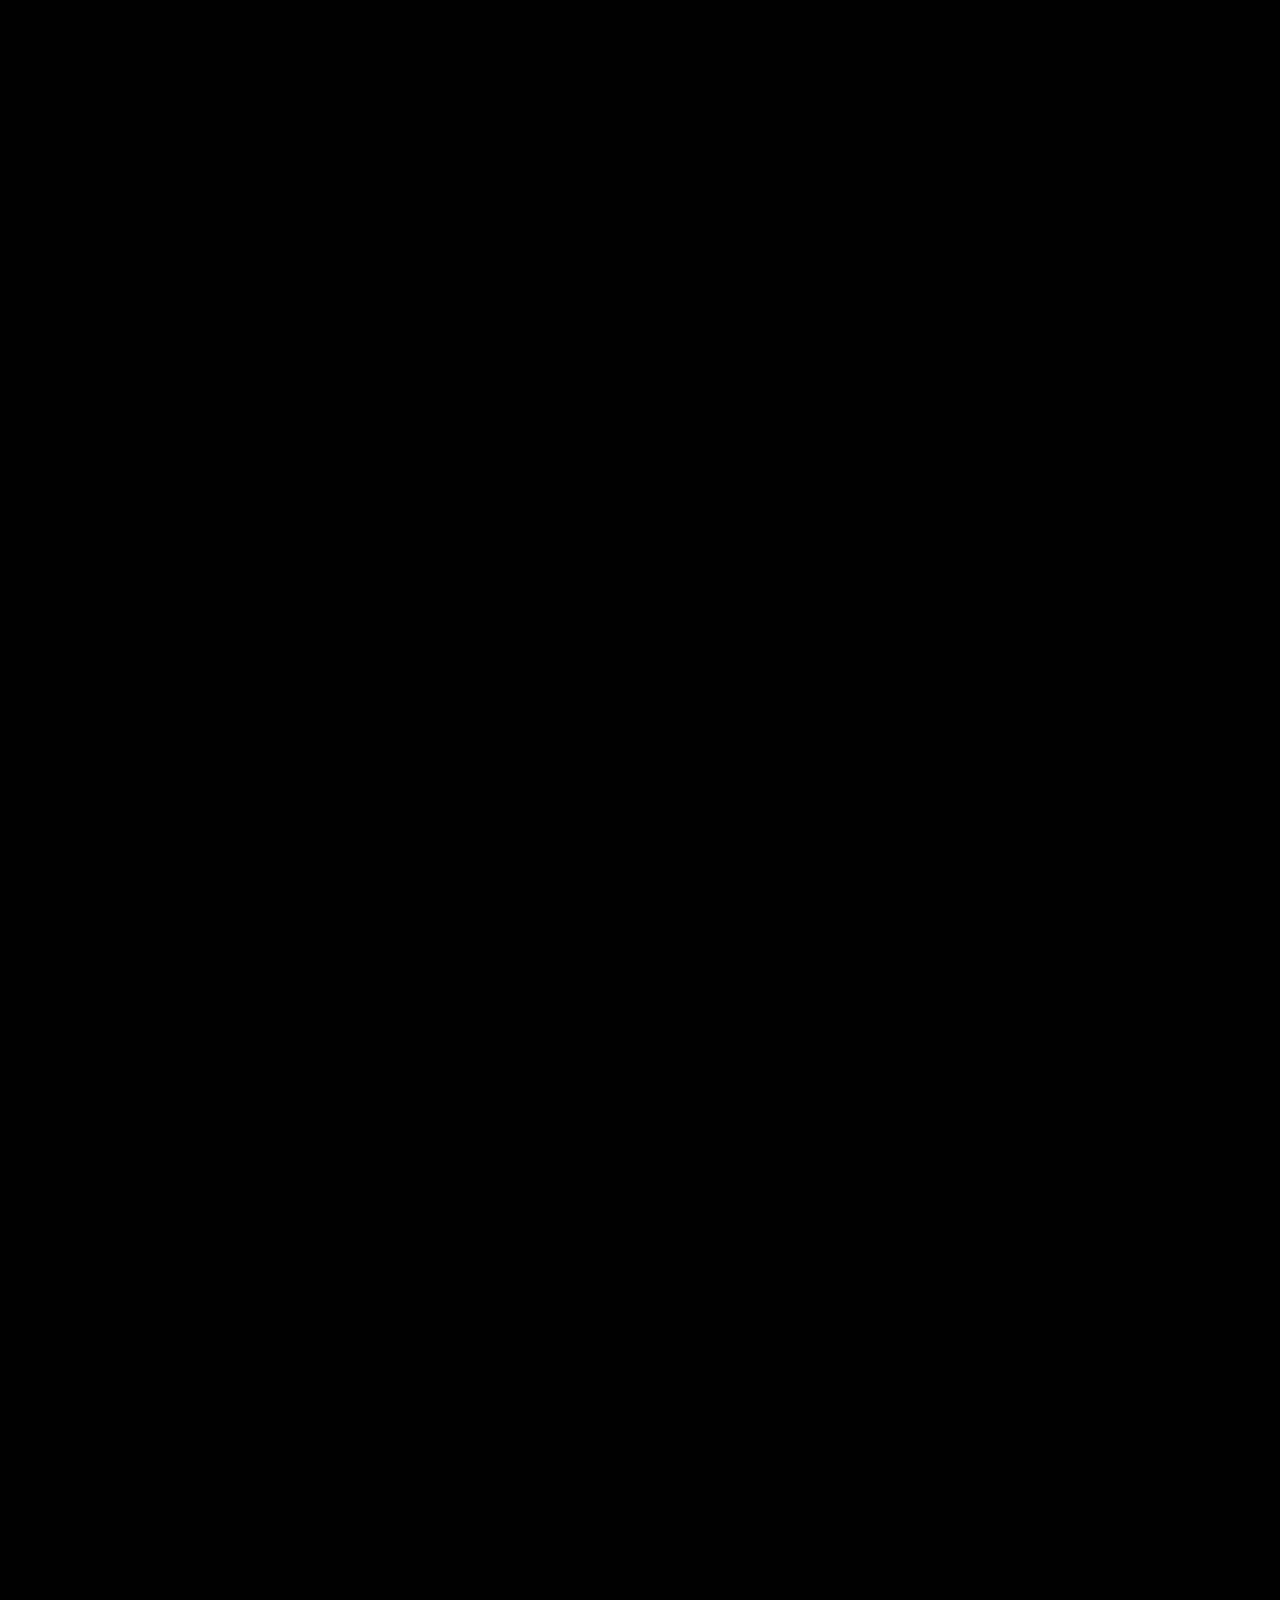
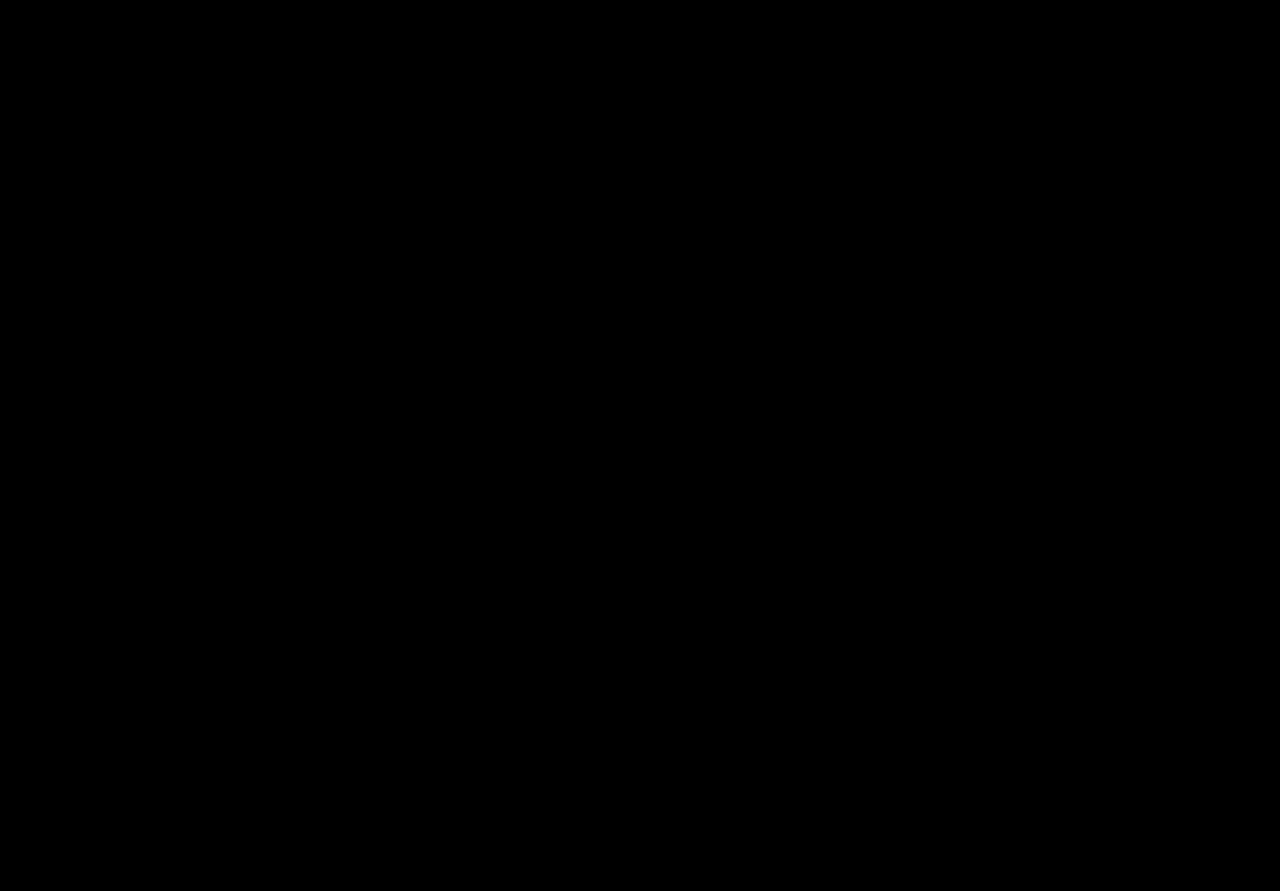
<file: news.html>
<!doctype html><html lang="en"><head><meta charset="utf-8"><meta name="viewport" content="width=device-width,initial-scale=1"><meta name="theme-color" content="#050708"><meta name="description" content="Supernova EV Charging Solutions — connected charging hardware, software, payments and support."><title>Supernova EV Charging Solutions</title><link rel="preconnect" href="https://api.fontshare.com"><link href="https://api.fontshare.com/v2/css?f[]=general-sans@400,500,600,700&display=swap" rel="stylesheet"><link rel="stylesheet" href="assets/style-v48.css"></head><body data-page="news"><noscript>Please enable JavaScript to view this interactive prototype.</noscript><script src="assets/site-v48.js"></script></body></html>
</file>
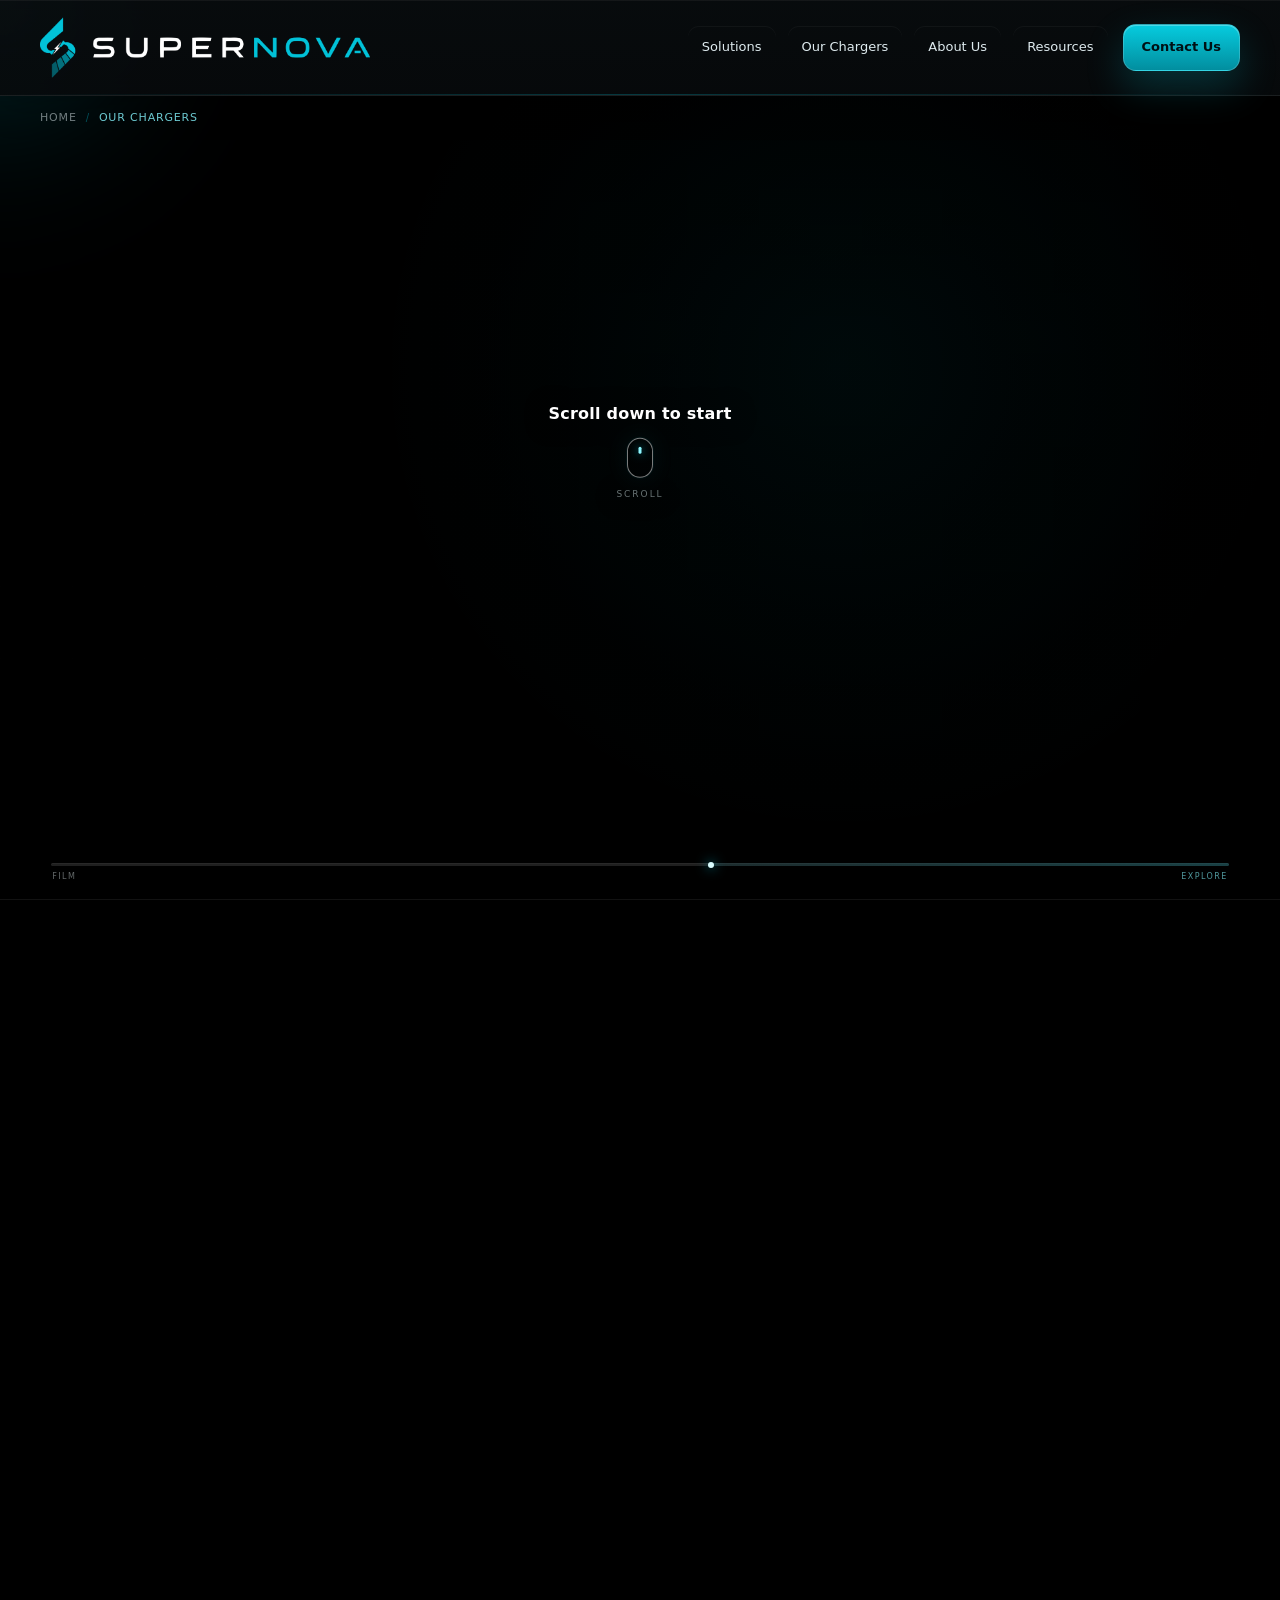
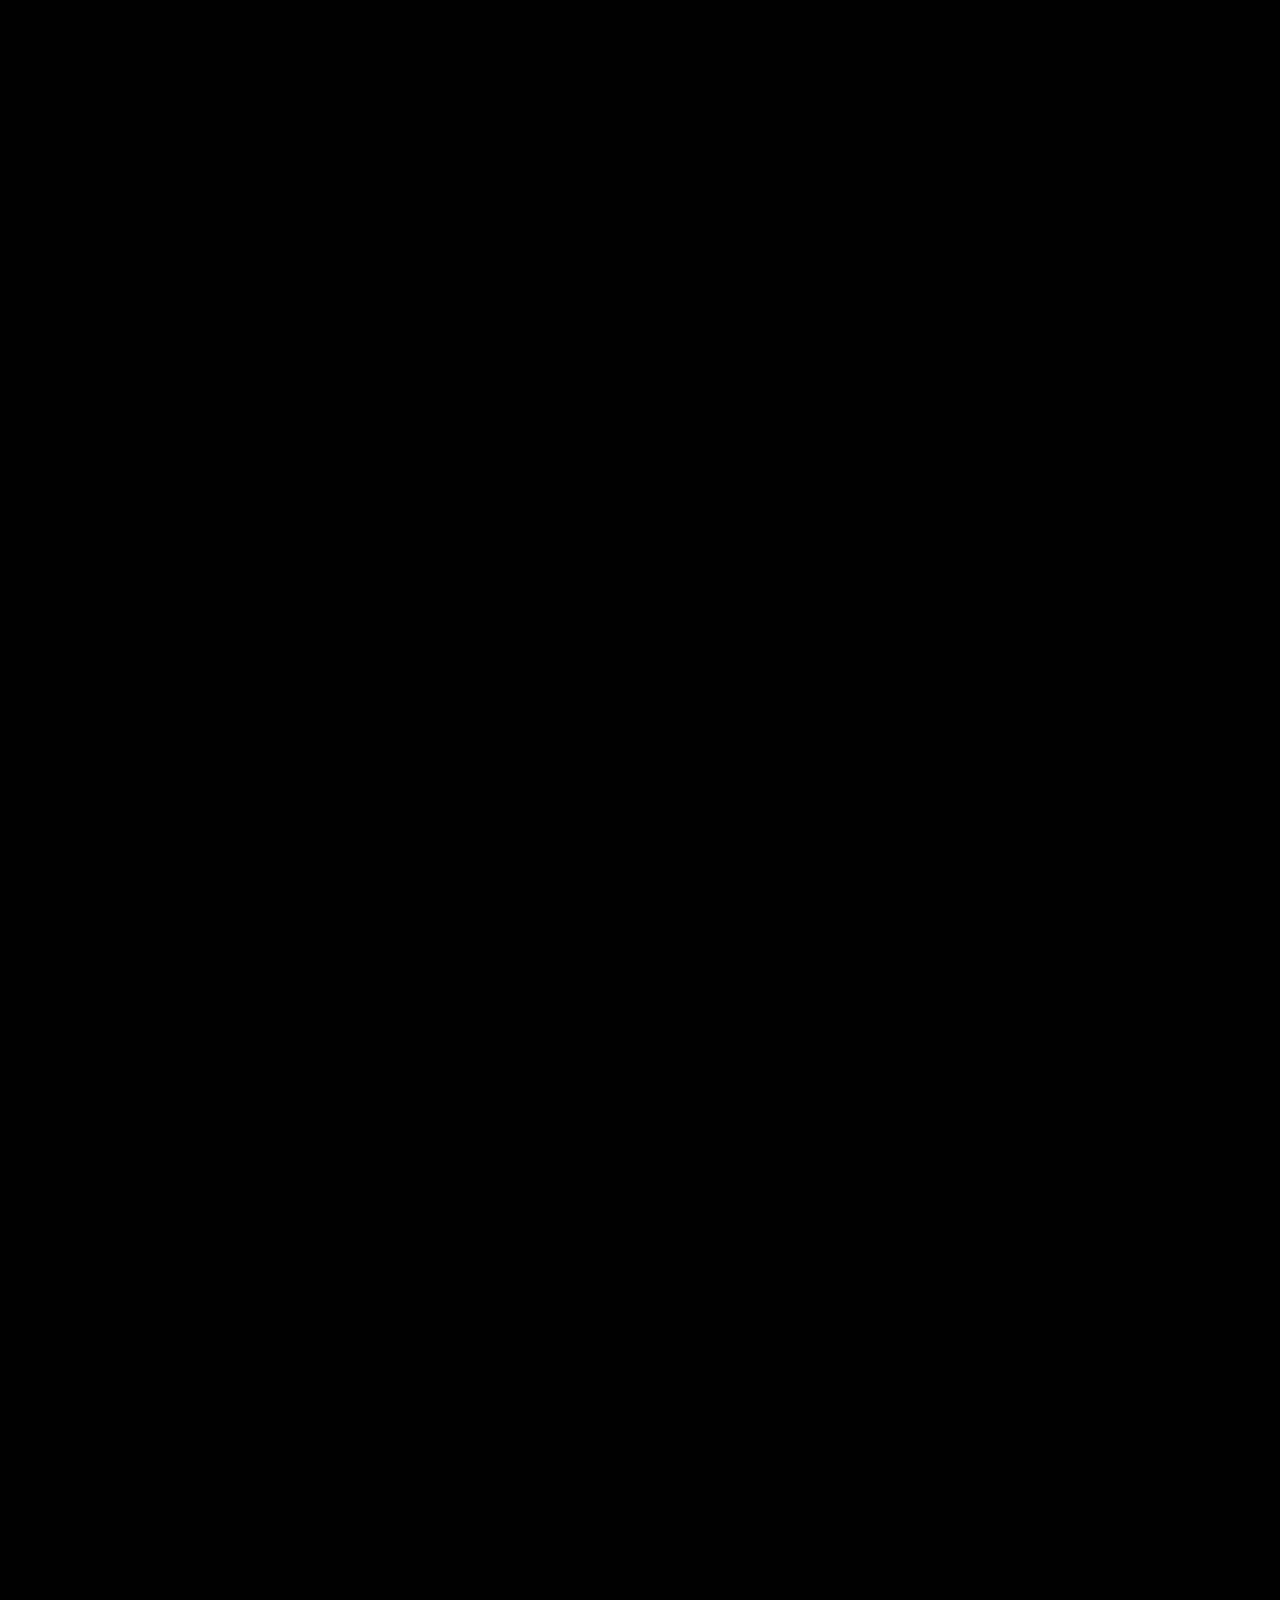
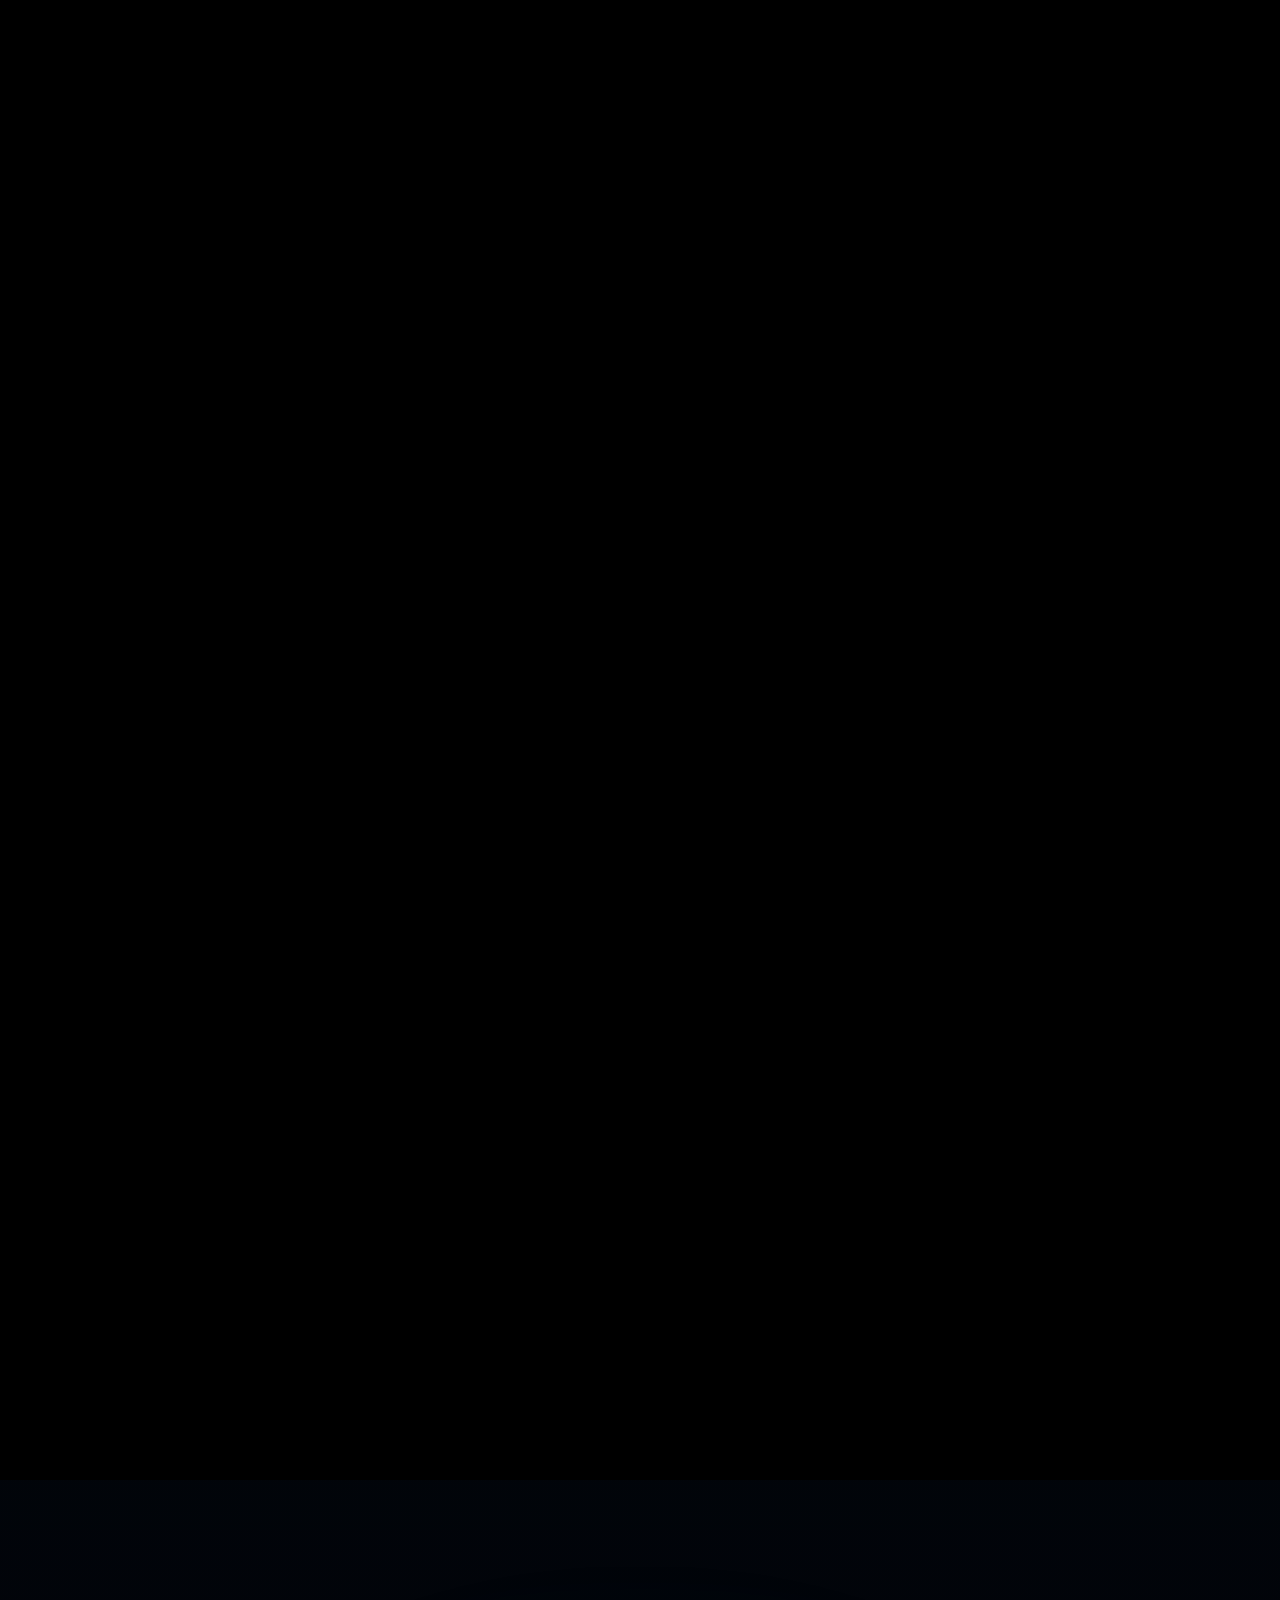
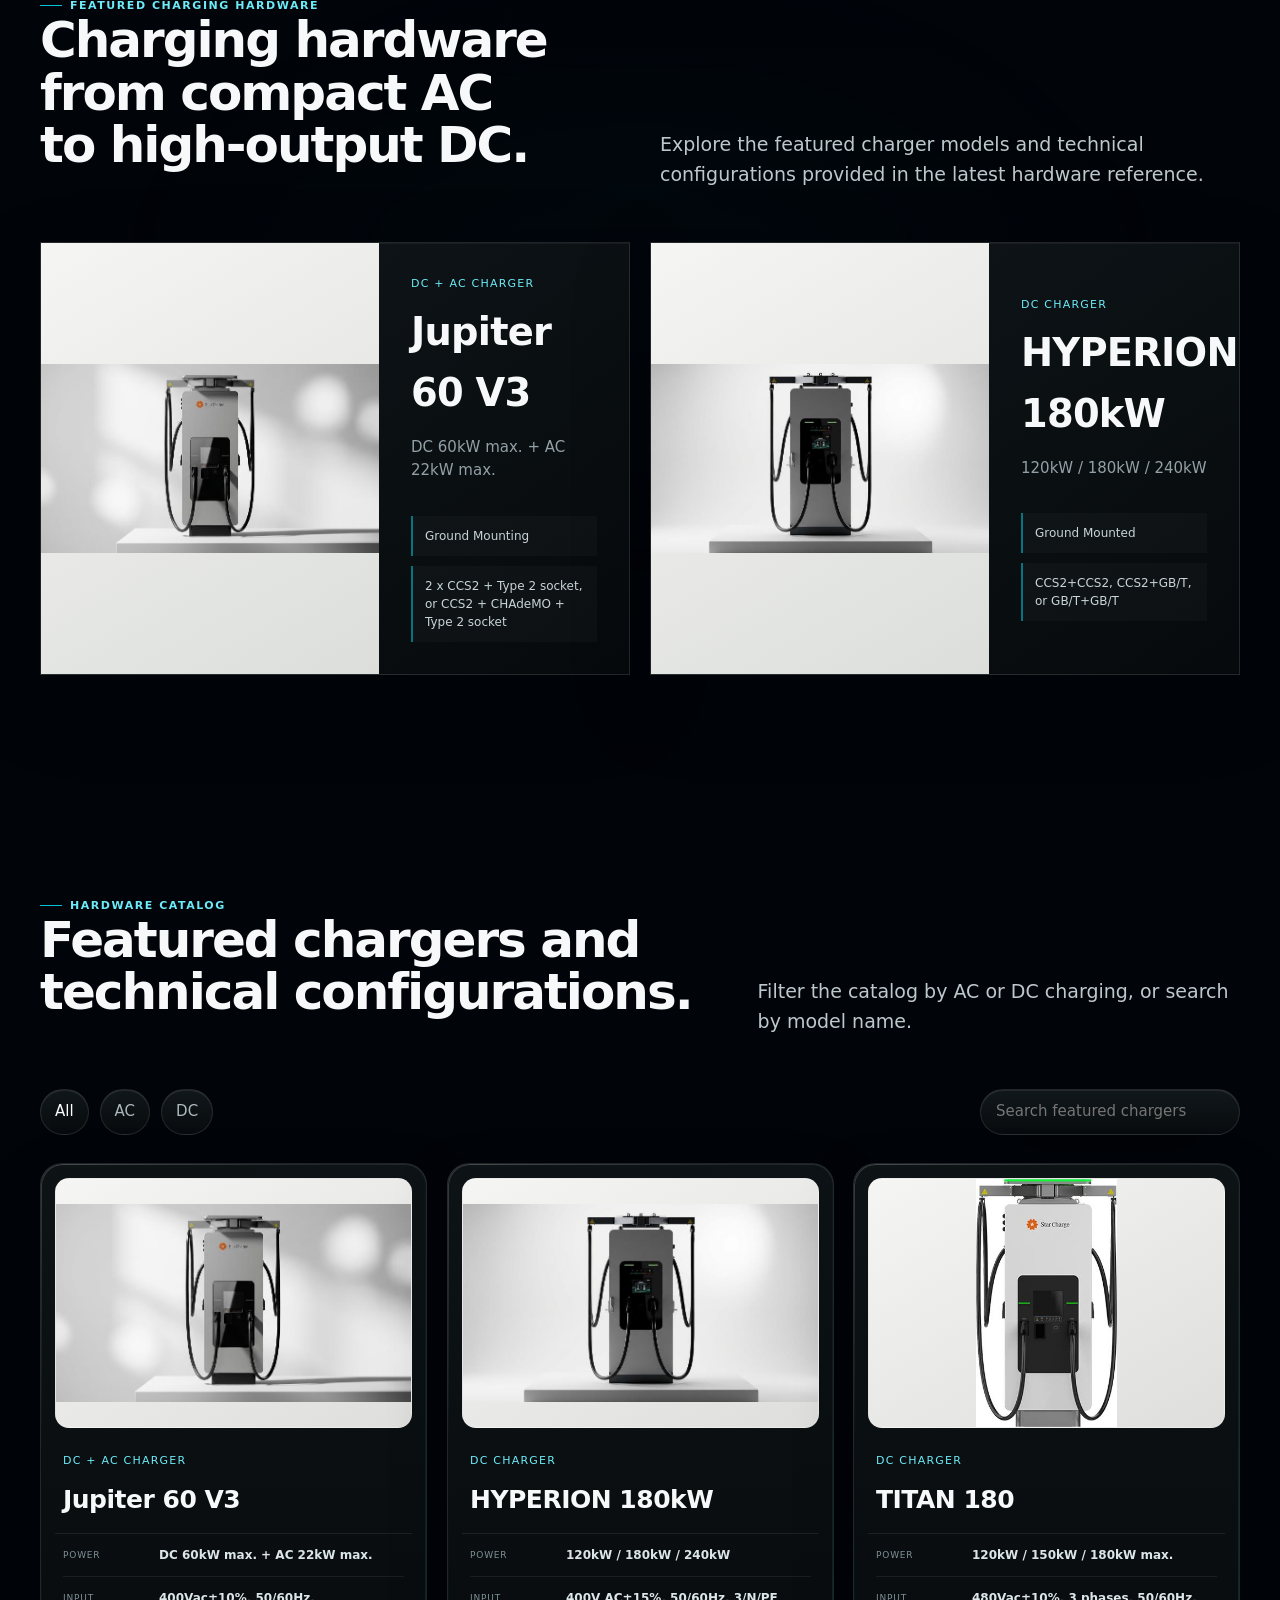
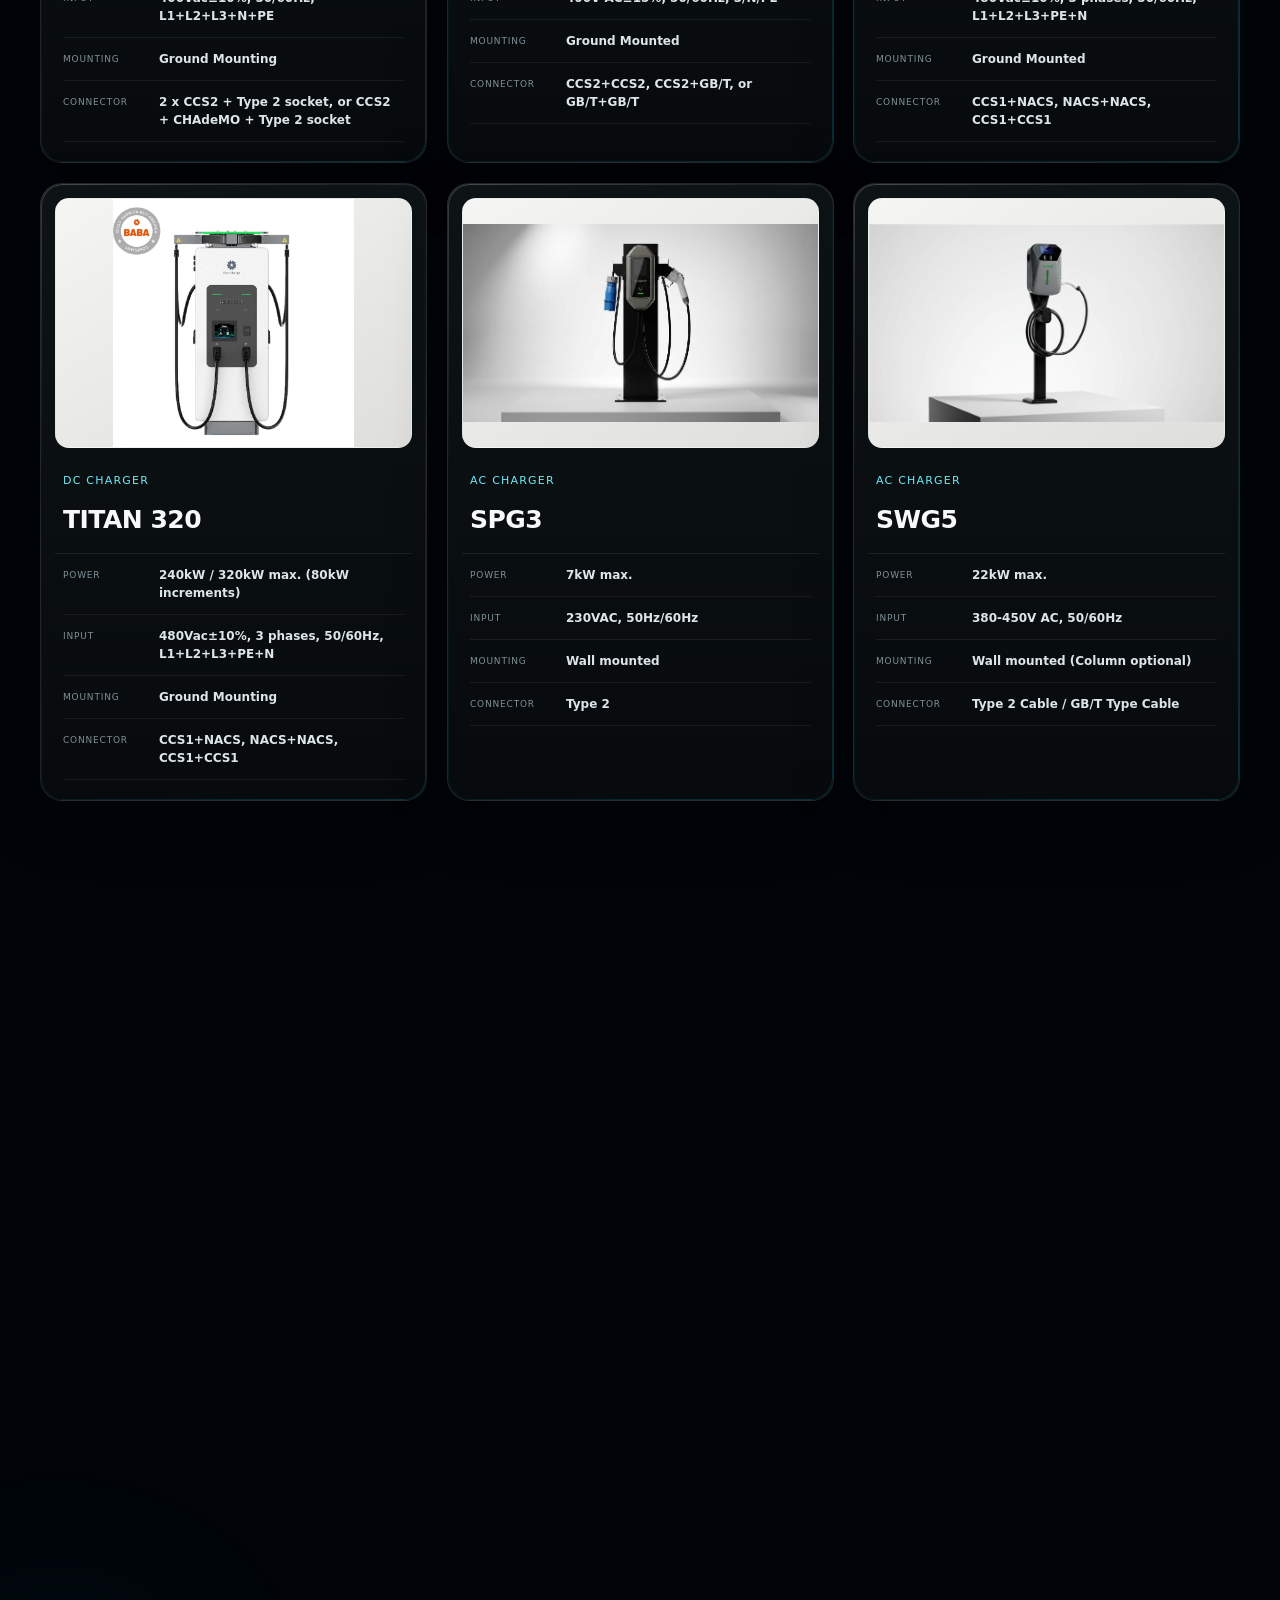
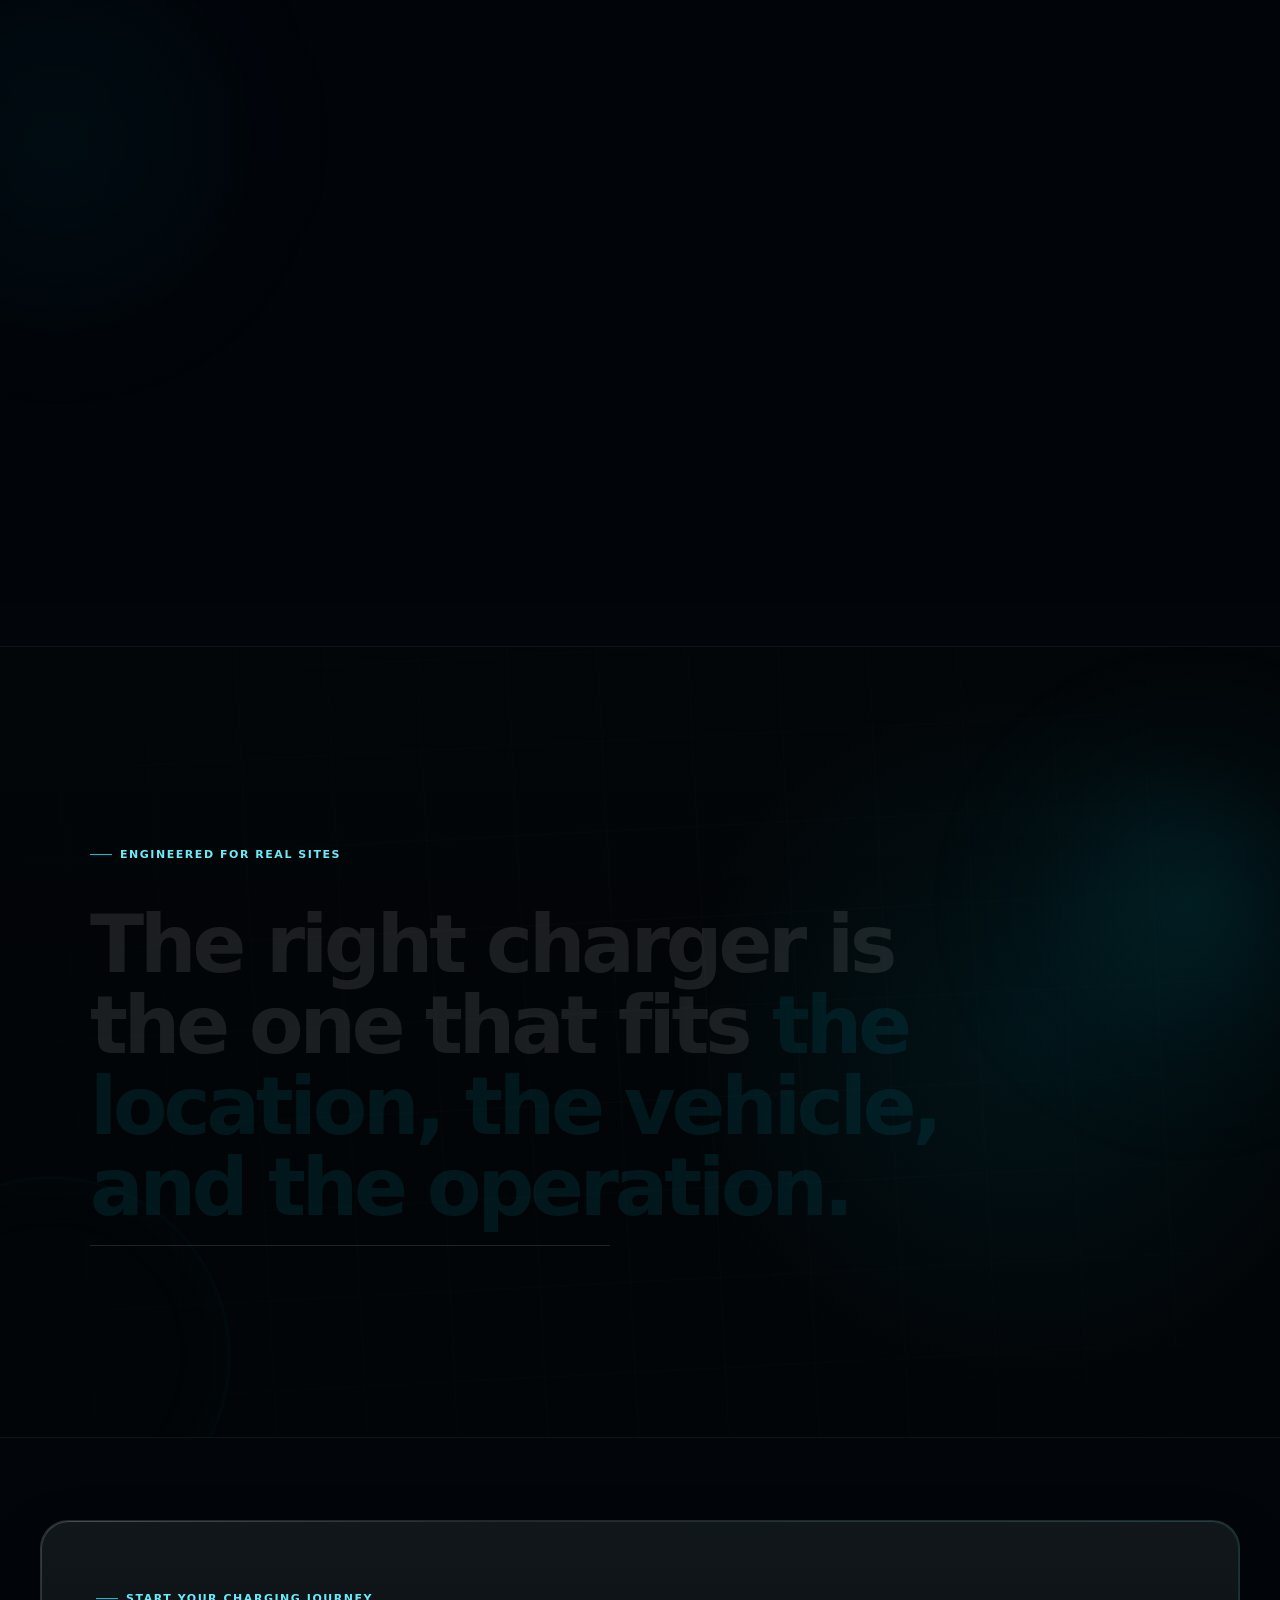
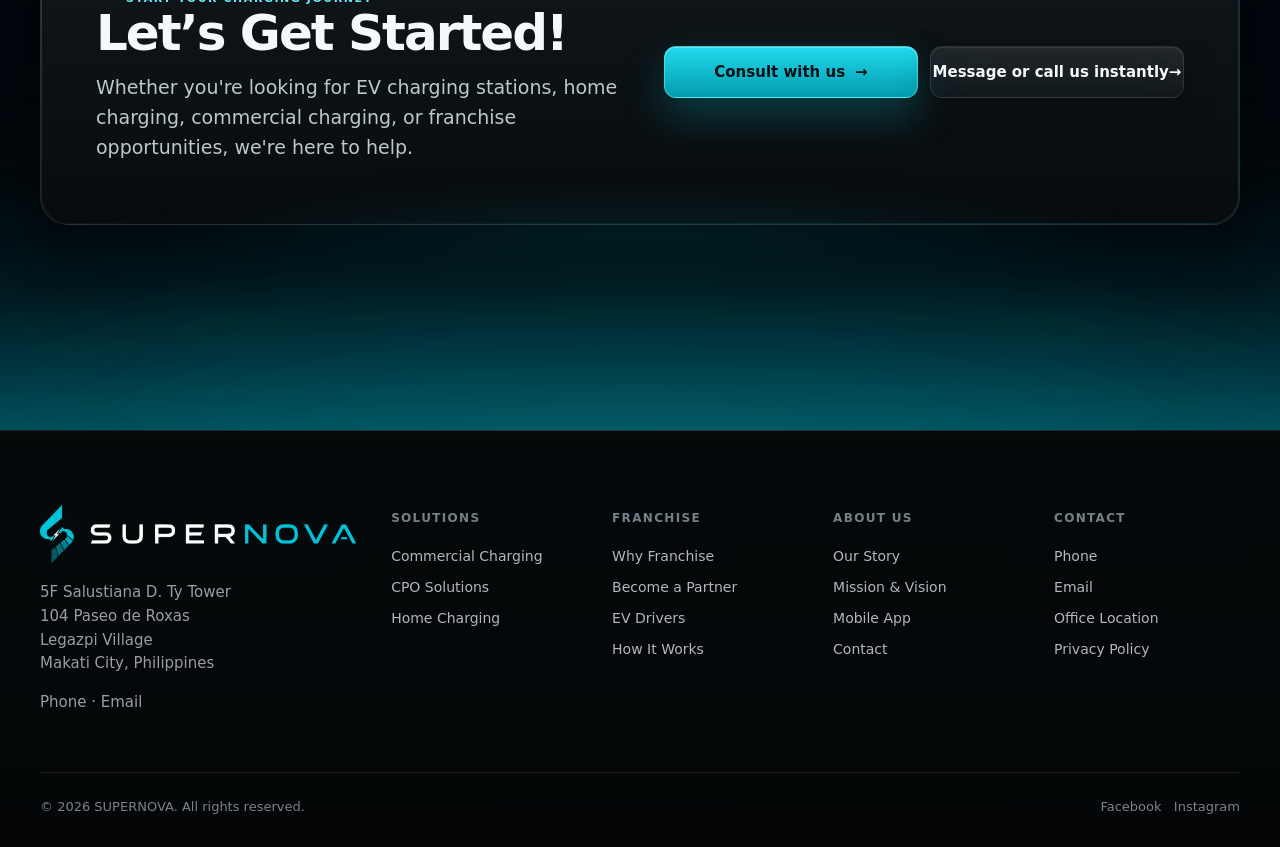
<file: our-chargers.html>
<!doctype html><html lang="en"><head><meta charset="utf-8"><meta name="viewport" content="width=device-width,initial-scale=1"><meta name="theme-color" content="#050708"><meta name="description" content="Supernova EV Charging Solutions — connected charging hardware, software, payments and support."><title>Supernova EV Charging Solutions</title><link rel="preconnect" href="https://api.fontshare.com"><link href="https://api.fontshare.com/v2/css?f[]=general-sans@400,500,600,700&display=swap" rel="stylesheet"><link rel="stylesheet" href="assets/style-v48.css"></head><body data-page="chargers"><noscript>Please enable JavaScript to view this interactive prototype.</noscript><script src="assets/site-v48.js"></script></body></html>
</file>
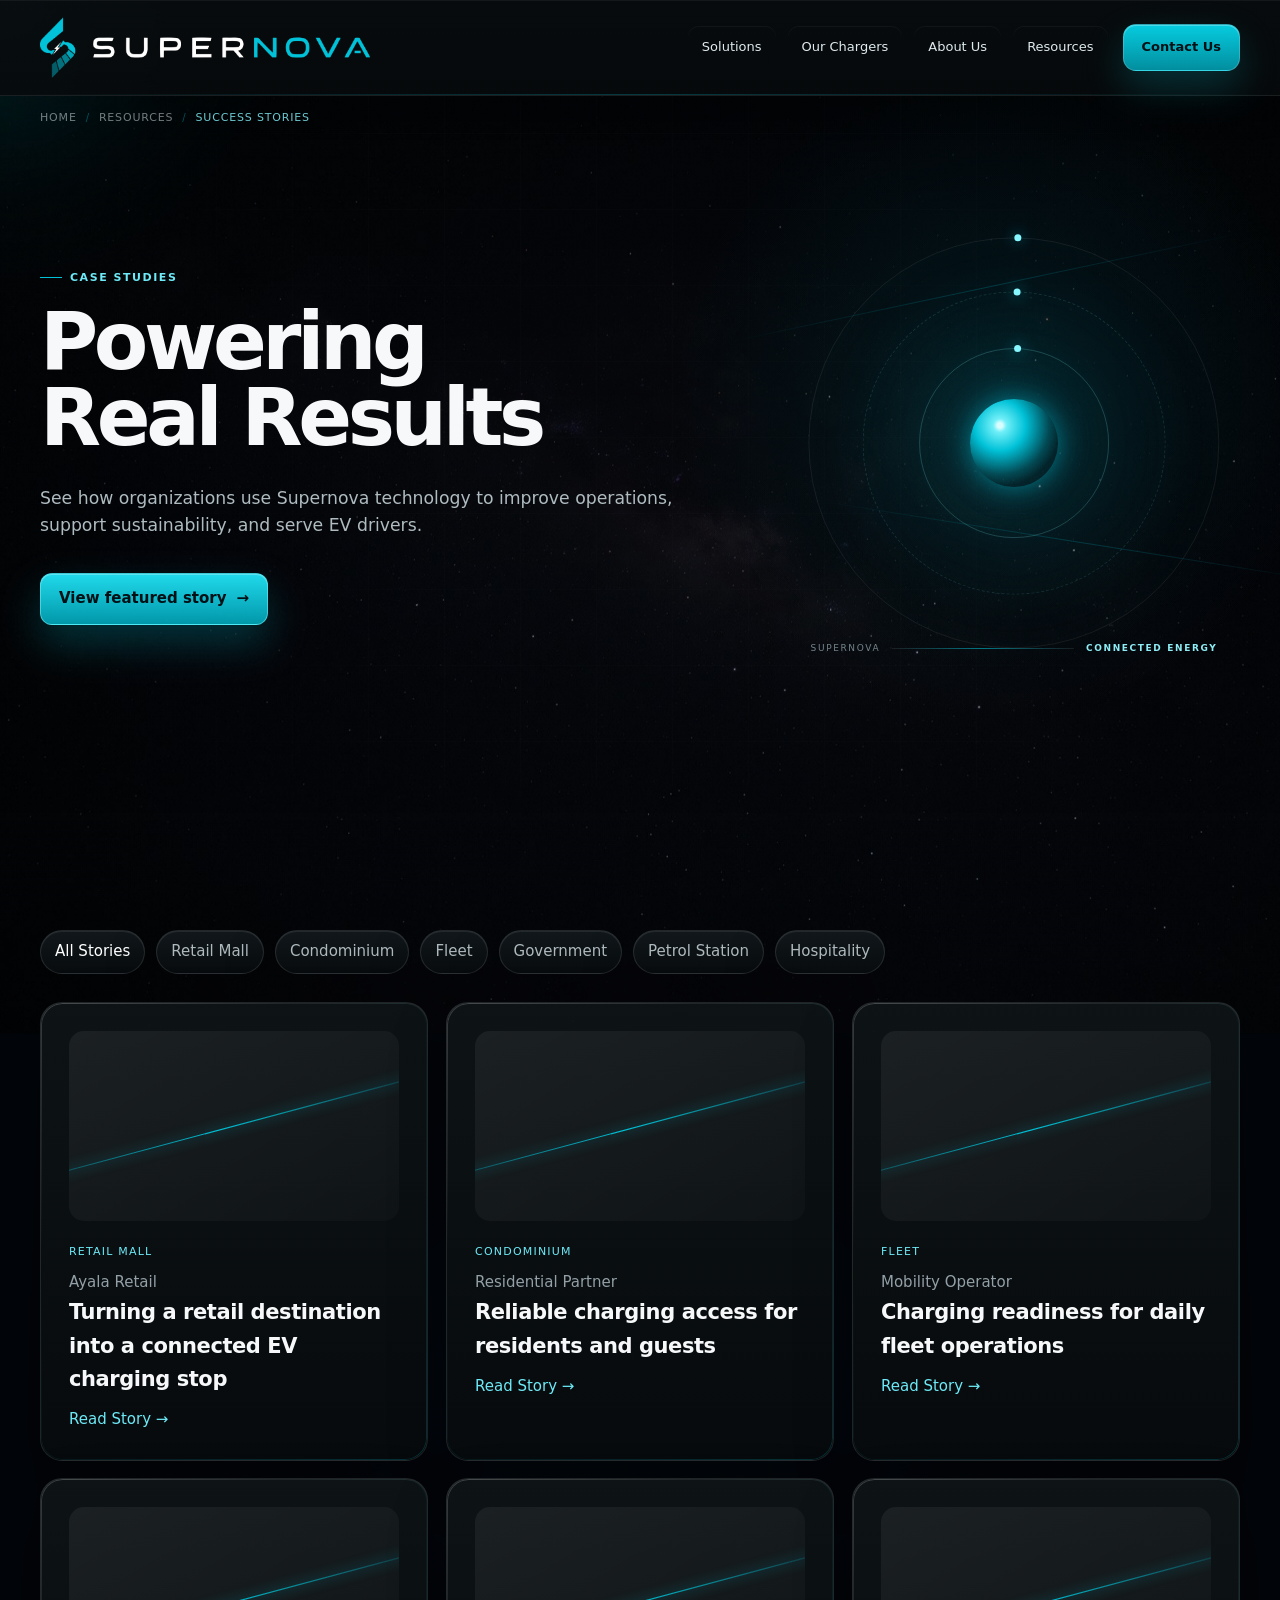
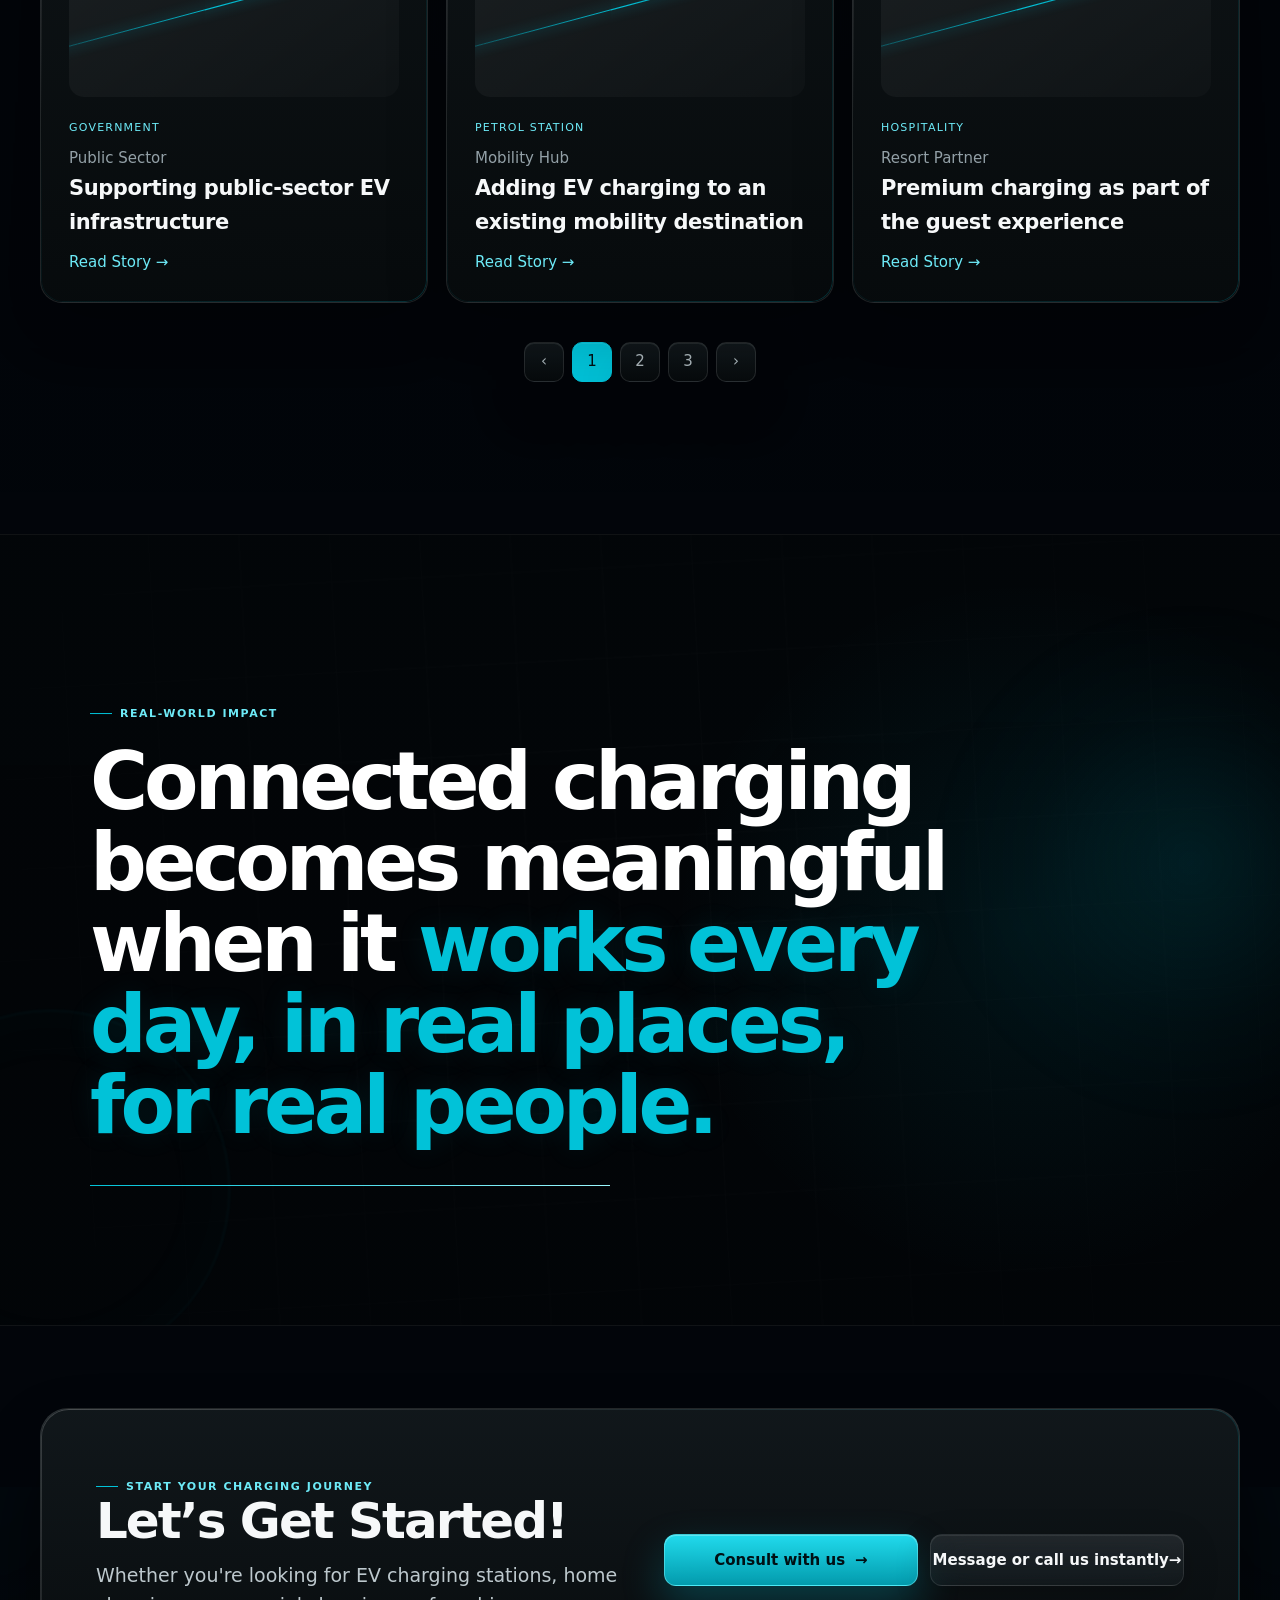
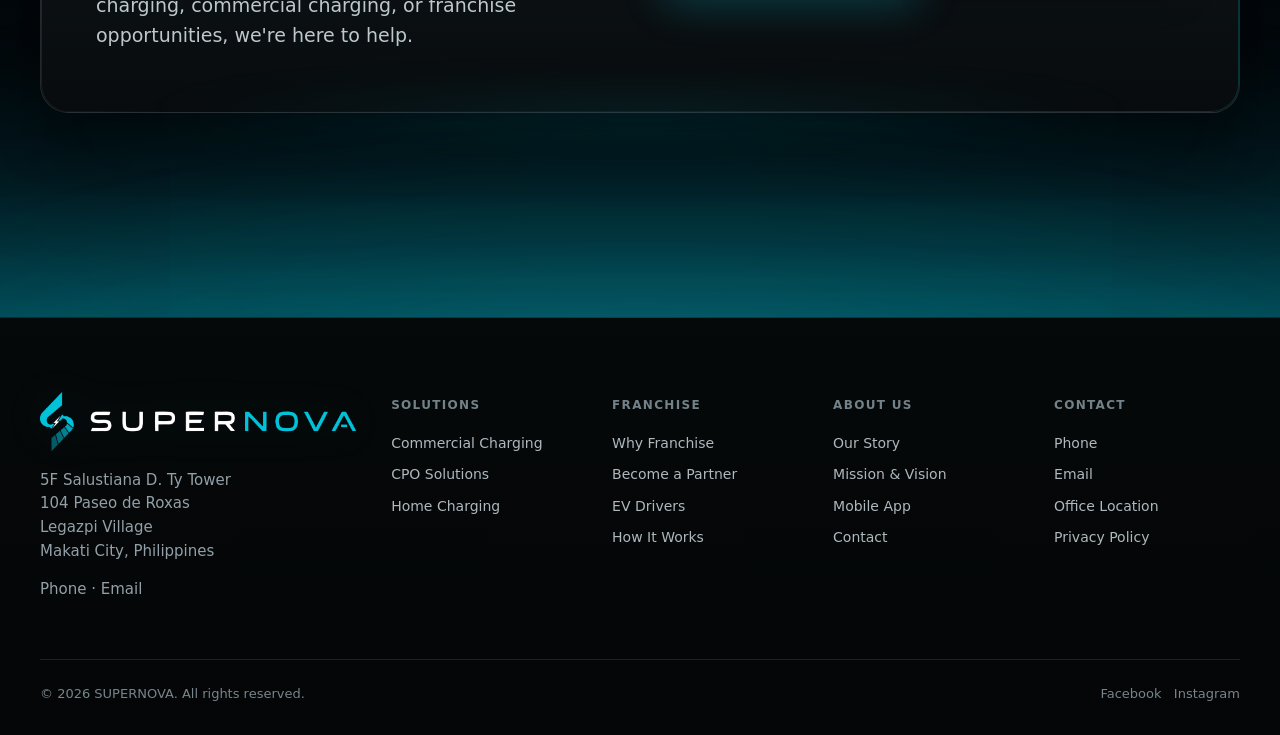
<file: success-stories.html>
<!doctype html><html lang="en"><head><meta charset="utf-8"><meta name="viewport" content="width=device-width,initial-scale=1"><meta name="theme-color" content="#050708"><meta name="description" content="Supernova EV Charging Solutions — connected charging hardware, software, payments and support."><title>Supernova EV Charging Solutions</title><link rel="preconnect" href="https://api.fontshare.com"><link href="https://api.fontshare.com/v2/css?f[]=general-sans@400,500,600,700&display=swap" rel="stylesheet"><link rel="stylesheet" href="assets/style-v48.css"></head><body data-page="stories"><noscript>Please enable JavaScript to view this interactive prototype.</noscript><script src="assets/site-v48.js"></script></body></html>
</file>
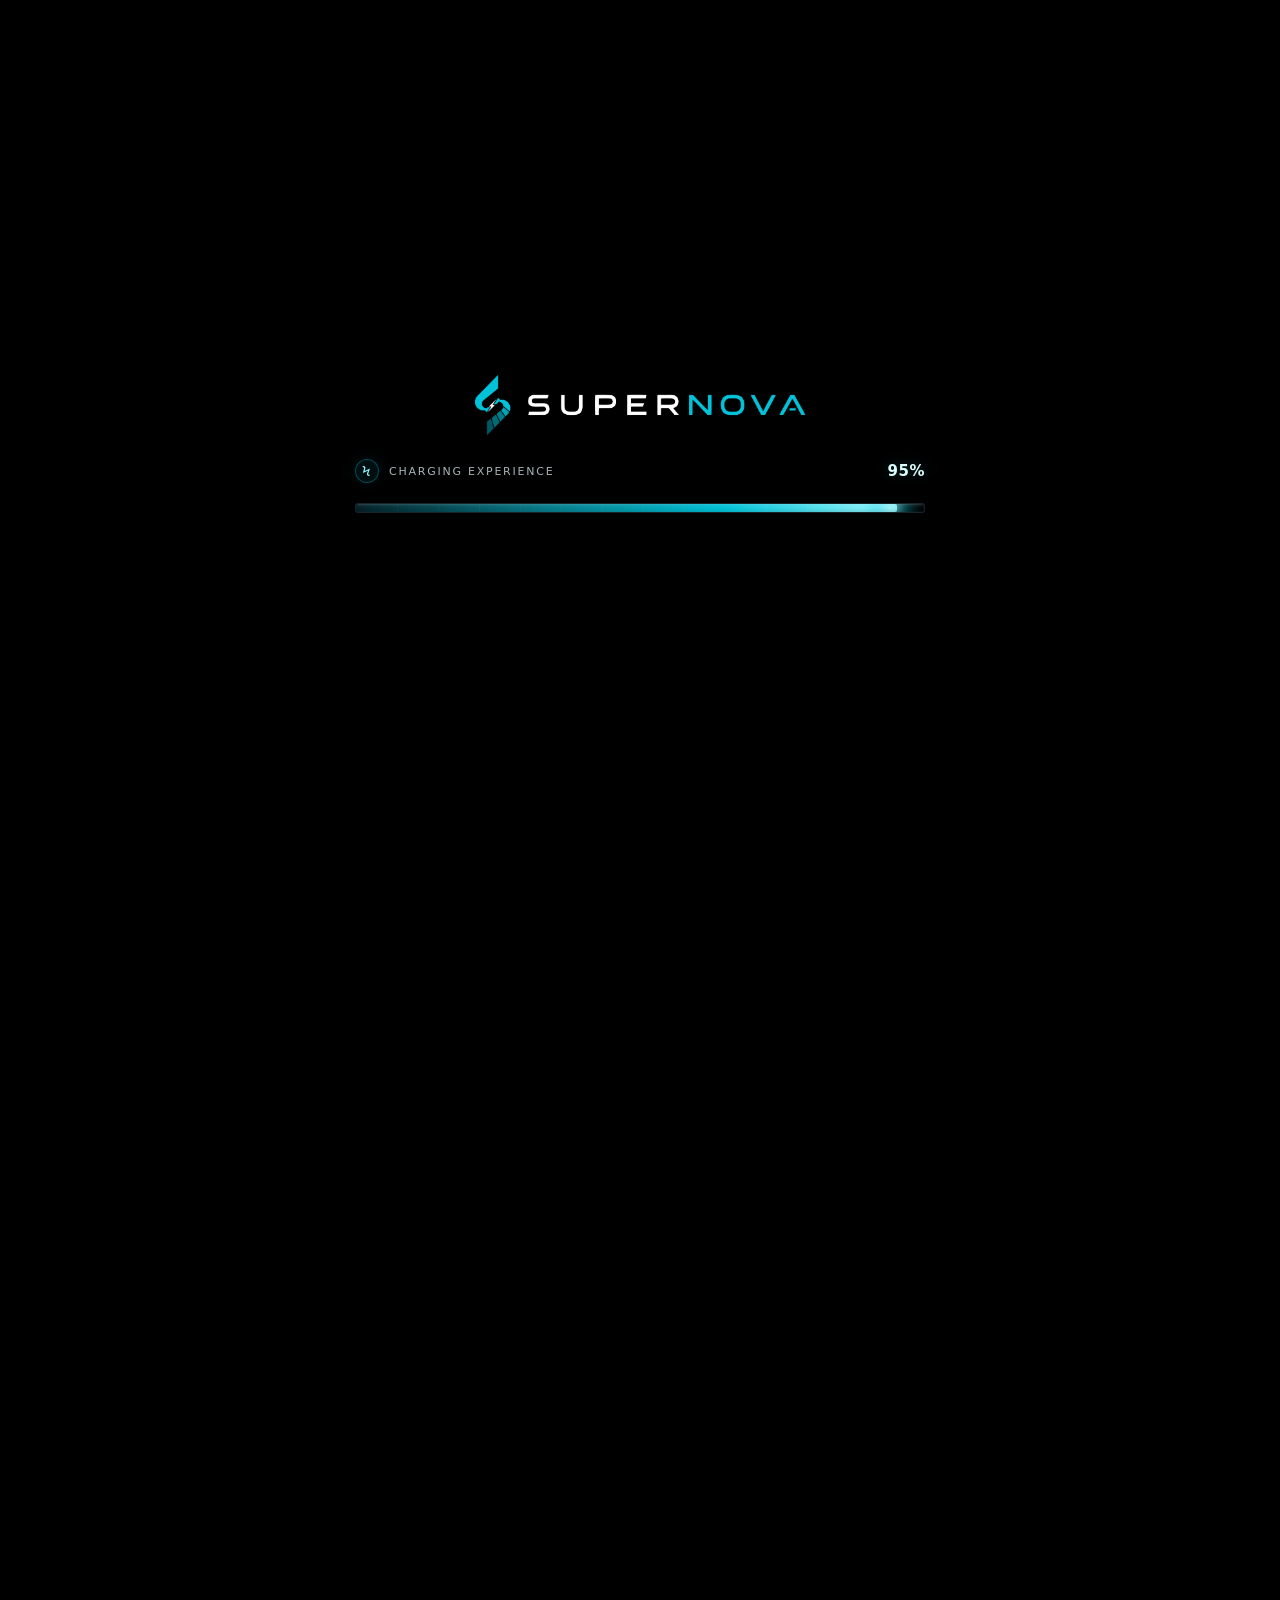
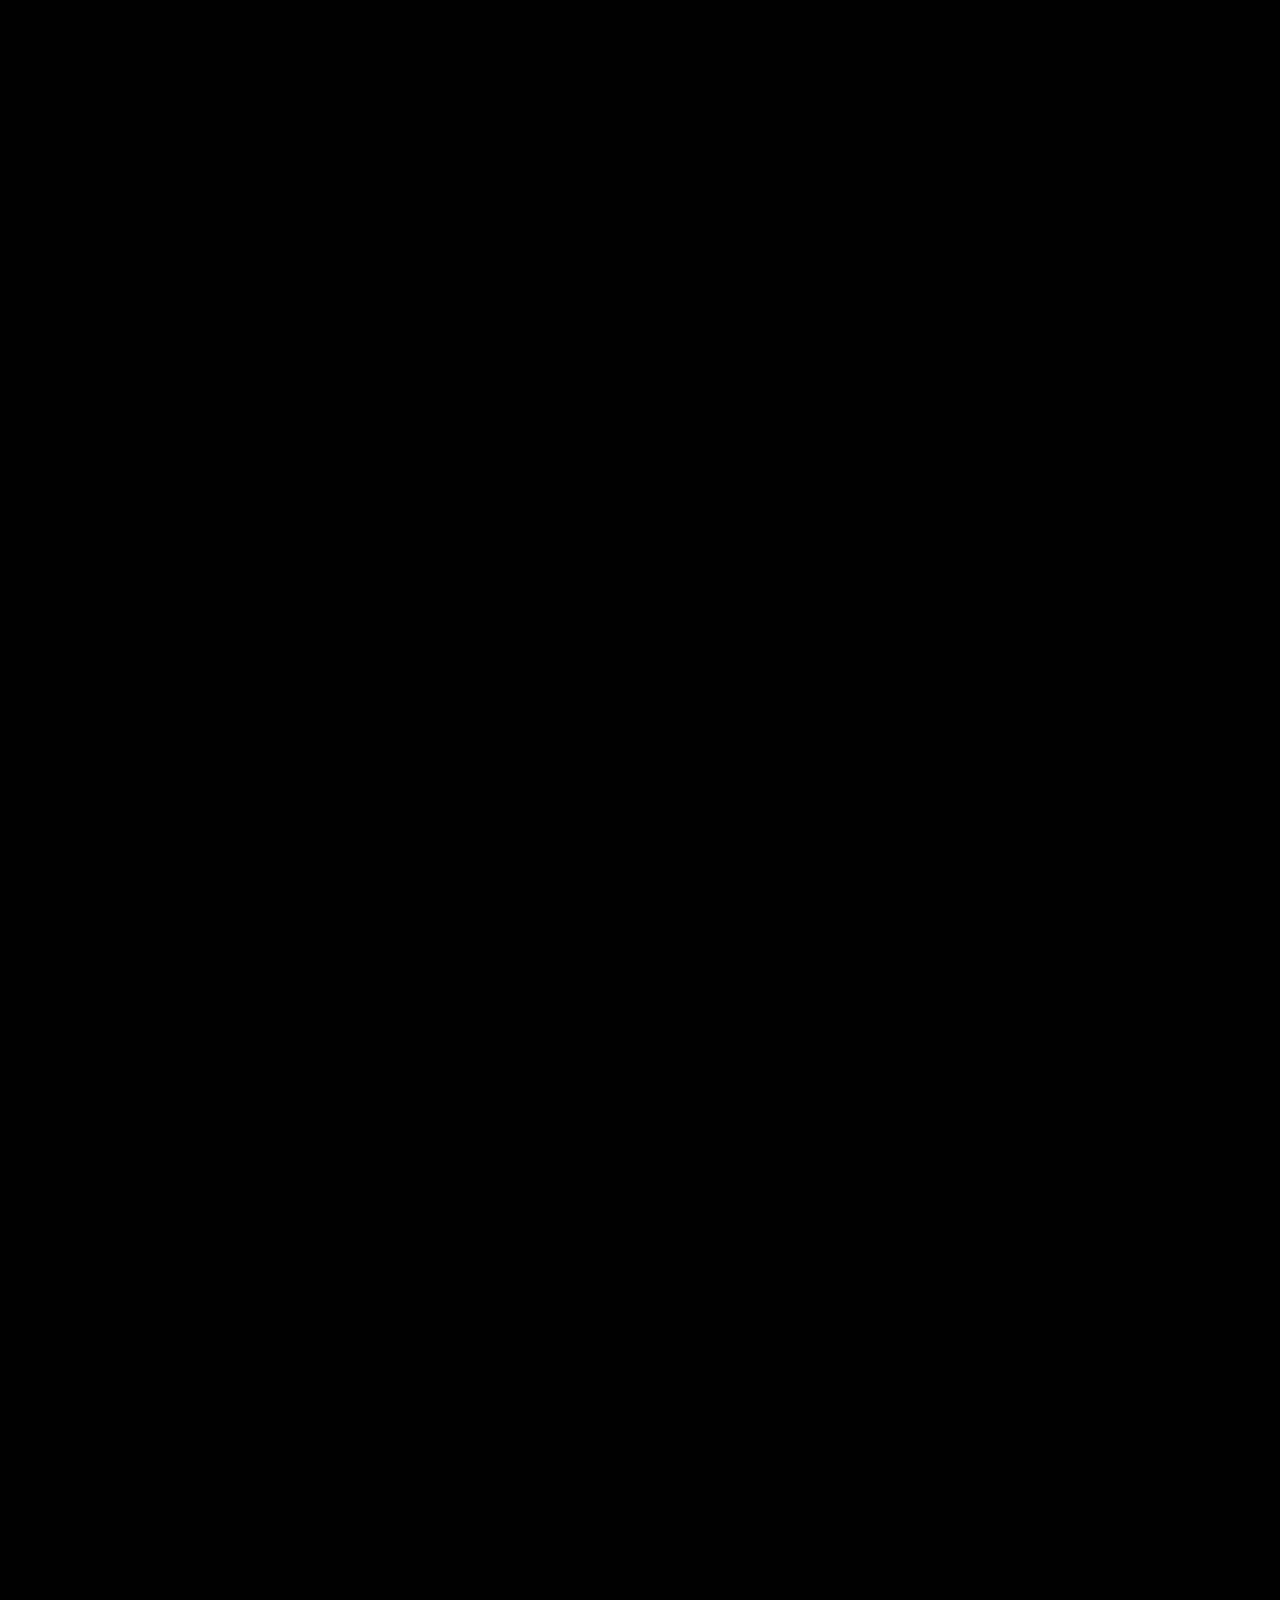
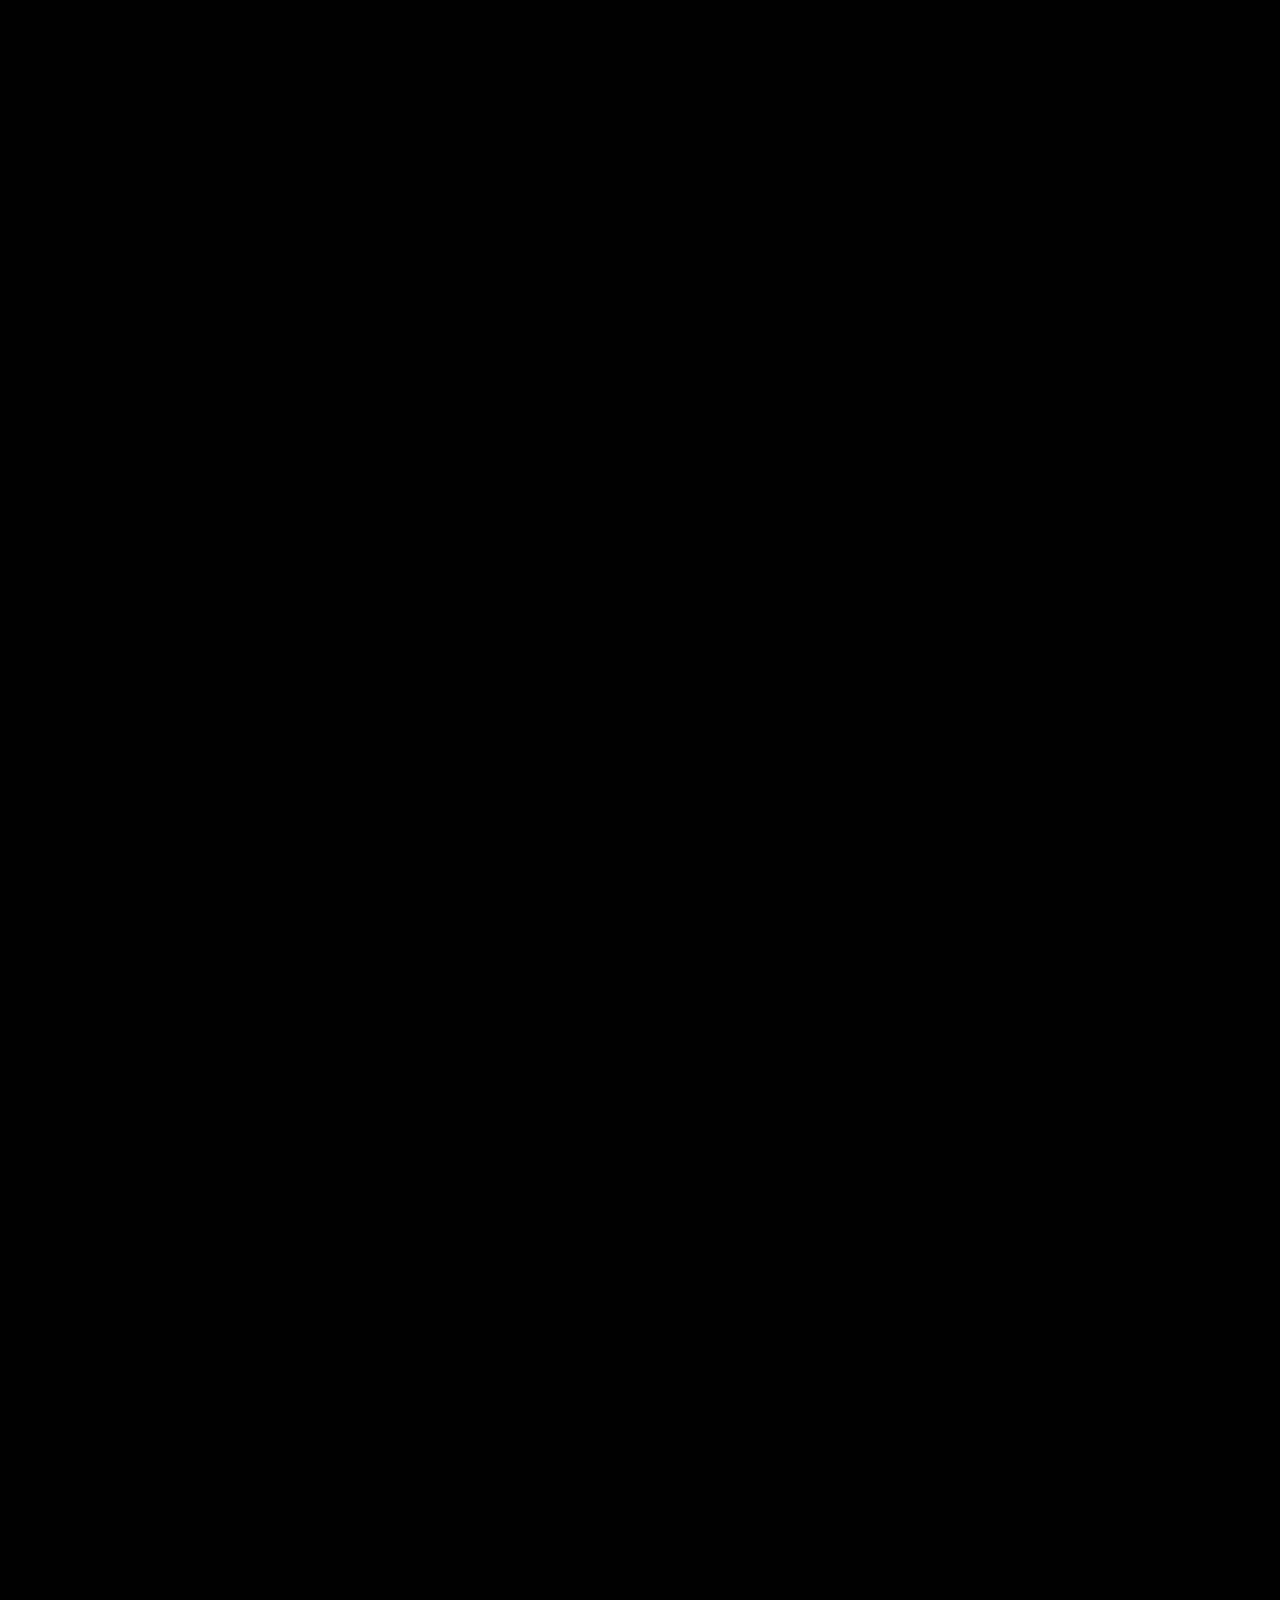
<file: success-story-detail.html>
<!doctype html><html lang="en"><head><meta charset="utf-8"><meta name="viewport" content="width=device-width,initial-scale=1"><meta name="theme-color" content="#050708"><meta name="description" content="Supernova EV Charging Solutions — connected charging hardware, software, payments and support."><title>Supernova EV Charging Solutions</title><link rel="preconnect" href="https://api.fontshare.com"><link href="https://api.fontshare.com/v2/css?f[]=general-sans@400,500,600,700&display=swap" rel="stylesheet"><link rel="stylesheet" href="assets/style-v48.css"></head><body data-page="story"><noscript>Please enable JavaScript to view this interactive prototype.</noscript><script src="assets/site-v48.js"></script></body></html>
</file>
<file: assets/style-v48.css>
:root{
  --bg:#050708;--bg2:#090c0e;--panel:#0c1114;--panel2:#10171b;--text:#f6f8f9;--muted:#93a0a7;
  --cyan:#01c2d8;--cyan2:#6deaf7;--line:rgba(255,255,255,.11);--line2:rgba(1,194,216,.22);
  --r:22px;--r2:14px;--max:1240px;--shadow:0 28px 80px rgba(0,0,0,.42);
}
*{box-sizing:border-box}html{scroll-behavior:smooth}body{margin:0;background:radial-gradient(circle at 50% -10%,rgba(1,194,216,.12),transparent 26%),var(--bg);color:var(--text);font-family:Inter,ui-sans-serif,system-ui,-apple-system,BlinkMacSystemFont,"Segoe UI",sans-serif;line-height:1.55;overflow-x:hidden}
a{color:inherit;text-decoration:none}button,input,textarea{font:inherit}button{color:inherit}.container{width:min(var(--max),calc(100% - 40px));margin:auto}.section{padding:110px 0;position:relative}.section.compact{padding:72px 0}.eyebrow{display:inline-flex;gap:8px;align-items:center;font-size:12px;letter-spacing:.14em;text-transform:uppercase;color:var(--cyan2);font-weight:700}.eyebrow:before{content:"";width:22px;height:1px;background:var(--cyan)}h1,h2,h3,p{margin-top:0}h1{font-size:clamp(52px,7.1vw,88px);line-height:.98;letter-spacing:-.065em;margin-bottom:24px;font-weight:680}h2{font-size:clamp(40px,5vw,58px);line-height:1.02;letter-spacing:-.045em;margin-bottom:20px}h3{font-size:24px;letter-spacing:-.025em;margin-bottom:12px}.lead{font-size:clamp(18px,2vw,21px);color:#bdc8cd;max-width:720px}.muted{color:var(--muted)}.center{text-align:center}.center .lead{margin-left:auto;margin-right:auto}.cyan{color:var(--cyan2)}.section-head{display:flex;justify-content:space-between;gap:30px;align-items:flex-end;margin-bottom:42px}.section-head .lead{max-width:580px;margin-bottom:3px}.grid-2{display:grid;grid-template-columns:1fr 1fr;gap:22px}.grid-3{display:grid;grid-template-columns:repeat(3,1fr);gap:20px}.grid-4{display:grid;grid-template-columns:repeat(4,1fr);gap:18px}

/* nav */
.nav-shell{position:fixed;top:15px;left:0;right:0;z-index:80;pointer-events:none}.nav{pointer-events:auto;width:min(1180px,calc(100% - 28px));margin:auto;display:flex;align-items:center;justify-content:space-between;padding:11px 12px 11px 17px;border:1px solid transparent;border-radius:18px;transition:.35s ease;background:rgba(5,7,8,.08)}body.scrolled .nav{background:rgba(7,10,12,.84);backdrop-filter:blur(16px);border-color:var(--line);box-shadow:0 12px 40px rgba(0,0,0,.22)}.brand{display:flex;align-items:center;gap:11px;font-weight:760;letter-spacing:.08em;font-size:14px}.brandmark{width:30px;height:30px;position:relative;filter:drop-shadow(0 0 15px rgba(1,194,216,.28))}.brandmark:before,.brandmark:after{content:"";position:absolute;left:5px;width:20px;height:9px;border:2px solid var(--cyan);transform:skewX(-22deg);border-radius:3px}.brandmark:before{top:5px;border-bottom:0}.brandmark:after{bottom:5px;border-top:0}.nav-right{display:flex;align-items:center;gap:4px}.navlink,.dropbtn{border:0;background:none;padding:10px 12px;border-radius:10px;color:#d8dfe2;font-size:14px;cursor:pointer;transition:.2s}.navlink:hover,.dropbtn:hover{background:rgba(255,255,255,.06);color:white}.nav-cta{background:var(--cyan);color:#001014;padding:10px 16px;border-radius:11px;font-weight:720;margin-left:8px}.nav-cta:hover{filter:brightness(1.08);transform:translateY(-1px)}.dropdown{position:relative}.dropdown-menu{position:absolute;top:calc(100% + 9px);right:0;width:250px;padding:9px;border:1px solid var(--line);border-radius:15px;background:rgba(8,12,14,.96);backdrop-filter:blur(18px);box-shadow:var(--shadow);opacity:0;visibility:hidden;transform:translateY(-7px);transition:.2s}.dropdown:hover .dropdown-menu,.dropdown.open .dropdown-menu{opacity:1;visibility:visible;transform:none}.dropdown-menu a{display:block;padding:11px 12px;border-radius:10px;color:#c9d2d6;font-size:14px}.dropdown-menu a:hover{background:rgba(1,194,216,.09);color:white}.menu-btn{display:none;width:42px;height:42px;border:1px solid var(--line);background:rgba(255,255,255,.03);border-radius:11px}

/* hero */
.hero{min-height:820px;padding:175px 0 90px;display:flex;align-items:flex-start;position:relative}.hero:before{content:"";position:absolute;inset:0;background-image:linear-gradient(rgba(255,255,255,.018) 1px,transparent 1px),linear-gradient(90deg,rgba(255,255,255,.018) 1px,transparent 1px);background-size:60px 60px;mask-image:linear-gradient(to bottom,rgba(0,0,0,.8),transparent 82%);pointer-events:none}.hero-copy{position:relative;z-index:3;max-width:980px;margin:auto;text-align:center}.hero-actions{display:flex;gap:12px;justify-content:center;margin:30px 0 54px;flex-wrap:wrap}.btn{border:1px solid var(--line);background:#101519;color:#f6f8f9;padding:13px 18px;border-radius:12px;display:inline-flex;align-items:center;gap:10px;font-weight:670;cursor:pointer;transition:.2s ease;position:relative;overflow:hidden}.btn.primary{background:var(--cyan);border-color:var(--cyan);color:#001014}.btn:hover{transform:translateY(-2px);border-color:rgba(1,194,216,.45)}.btn:after{content:"→";transition:transform .2s}.btn:hover:after{transform:translateX(4px)}.hero-visual{max-width:1100px;margin:auto;position:relative;height:490px;perspective:1300px}.ecosystem-window{position:absolute;inset:0;border:1px solid var(--line);border-radius:26px;background:linear-gradient(160deg,rgba(19,28,32,.96),rgba(5,8,10,.98));box-shadow:0 55px 120px rgba(0,0,0,.5),0 0 90px rgba(1,194,216,.08);overflow:hidden;transform:rotateX(2deg)}.window-bar{height:48px;border-bottom:1px solid var(--line);display:flex;align-items:center;padding:0 17px;gap:7px}.dot{width:8px;height:8px;border-radius:50%;background:#394449}.dot.c{background:var(--cyan)}.network-map{position:absolute;inset:48px 0 0;background:radial-gradient(circle at 65% 55%,rgba(1,194,216,.08),transparent 30%)}.network-map svg{width:100%;height:100%}.route{stroke:rgba(1,194,216,.48);stroke-width:2;fill:none;stroke-dasharray:8 13;animation:dash 7s linear infinite}.route2{stroke:rgba(255,255,255,.12);stroke-width:1.3;fill:none}.pulse-node{fill:#071216;stroke:var(--cyan);stroke-width:2;filter:drop-shadow(0 0 8px rgba(1,194,216,.72));animation:pulse 2.5s ease-in-out infinite;transform-origin:center}.ui-float{position:absolute;border:1px solid var(--line);background:rgba(9,14,17,.9);backdrop-filter:blur(10px);border-radius:16px;box-shadow:0 20px 45px rgba(0,0,0,.3);padding:15px;z-index:5}.station-card{left:5%;top:19%;width:245px}.app-card{right:4%;bottom:8%;width:245px}.status-dot{width:8px;height:8px;border-radius:50%;background:#61ebaa;display:inline-block;margin-right:7px}.phone{width:198px;height:355px;border:1px solid rgba(255,255,255,.16);background:#080c0e;border-radius:30px;padding:11px;box-shadow:0 30px 70px rgba(0,0,0,.5);position:absolute;right:16%;top:8%;z-index:4;transform:rotate(4deg);transition:.3s}.phone:hover{transform:rotate(1deg) translateY(-6px)}.phone-screen{height:100%;border-radius:21px;background:linear-gradient(#111a1e,#061013);overflow:hidden;padding:14px}.phone-top{display:flex;justify-content:space-between;font-size:10px;color:#b9c4c8}.mini-map{height:170px;border-radius:16px;background:radial-gradient(circle at 55% 42%,rgba(1,194,216,.18),transparent 35%),#0a1114;margin-top:14px;position:relative}.pin{position:absolute;width:16px;height:16px;background:var(--cyan);border-radius:50% 50% 50% 0;transform:rotate(-45deg);box-shadow:0 0 17px rgba(1,194,216,.7)}.pin:after{content:"";position:absolute;width:5px;height:5px;border-radius:50%;background:#001014;left:5px;top:5px}.pin.a{left:25%;top:29%}.pin.b{left:62%;top:48%}.pin.c{left:46%;top:67%}.charge-pill{margin-top:12px;background:var(--cyan);color:#001014;padding:9px 11px;border-radius:10px;font-size:11px;font-weight:800}.hero-bottom-glow{position:absolute;width:70%;height:160px;left:15%;bottom:-10px;background:rgba(1,194,216,.17);filter:blur(85px);border-radius:50%;pointer-events:none}

/* reusable cards */
.card{border:1px solid var(--line);border-radius:var(--r);background:linear-gradient(145deg,rgba(15,21,24,.9),rgba(7,10,12,.95));padding:28px;position:relative;overflow:hidden;transition:.3s ease}.card:hover{transform:translateY(-5px) scale(1.008);border-color:rgba(1,194,216,.31)}.card:before{content:"";position:absolute;width:220px;height:160px;background:rgba(1,194,216,.075);filter:blur(55px);right:-80px;top:-80px;border-radius:50%;opacity:0;transition:.35s}.card:hover:before{opacity:1}.card .icon{width:46px;height:46px;border:1px solid var(--line2);border-radius:13px;display:grid;place-items:center;color:var(--cyan2);margin-bottom:35px;background:rgba(1,194,216,.04)}.card .arrow{position:absolute;right:24px;top:24px;color:#6f7c82;transition:.2s}.card:hover .arrow{color:var(--cyan);transform:translate(3px,-3px)}.bento{display:grid;grid-template-columns:1.25fr .75fr .9fr;grid-auto-rows:245px;gap:18px}.bento .card:nth-child(1){grid-row:span 2}.bento .card:nth-child(4){grid-column:span 2}.visual-panel{border:1px solid var(--line);border-radius:26px;background:linear-gradient(145deg,#0d1417,#06090a);overflow:hidden;position:relative;min-height:440px}.visual-panel:after{content:"";position:absolute;width:300px;height:300px;border:1px solid rgba(1,194,216,.18);border-radius:50%;right:-60px;bottom:-100px;box-shadow:0 0 75px rgba(1,194,216,.08) inset}.visual-grid{position:absolute;inset:0;background-image:linear-gradient(rgba(255,255,255,.027) 1px,transparent 1px),linear-gradient(90deg,rgba(255,255,255,.027) 1px,transparent 1px);background-size:38px 38px}.charger{position:absolute;width:128px;height:292px;background:linear-gradient(145deg,#1a2428,#0c1012);border:1px solid rgba(255,255,255,.13);border-radius:22px 22px 15px 15px;left:50%;top:52%;transform:translate(-50%,-50%);box-shadow:0 25px 70px rgba(0,0,0,.55)}.charger:before{content:"SUPERNOVA";position:absolute;left:18px;top:18px;font-size:8px;letter-spacing:.12em;color:#d9e0e3}.charger-screen{position:absolute;left:17px;right:17px;top:52px;height:75px;border-radius:10px;background:radial-gradient(circle at 50% 40%,rgba(1,194,216,.22),#061012 70%);border:1px solid rgba(1,194,216,.25)}.charger-light{position:absolute;left:17px;right:17px;height:2px;background:var(--cyan);top:141px;box-shadow:0 0 14px var(--cyan)}.charger-port{position:absolute;width:32px;height:32px;border-radius:50%;border:6px solid #273237;bottom:58px;left:48px;box-shadow:0 0 0 2px rgba(1,194,216,.22)}.charger-cable{position:absolute;width:71px;height:125px;border:5px solid #263136;border-left-color:transparent;border-top-color:transparent;border-radius:0 0 50px 0;right:-42px;bottom:31px;transform:rotate(6deg)}.energy-line{position:absolute;height:2px;background:linear-gradient(90deg,transparent,var(--cyan),transparent);width:68%;left:16%;top:70%;filter:drop-shadow(0 0 7px var(--cyan));animation:sweep 3s ease-in-out infinite}.metric{font-size:42px;line-height:1;font-weight:680;letter-spacing:-.045em}.metric small{font-size:14px;color:var(--muted);font-weight:500;letter-spacing:0}

/* interactive charge journey */
.journey{display:grid;grid-template-columns:330px 1fr;gap:30px;align-items:stretch}.journey-steps{display:flex;flex-direction:column;gap:10px}.journey-step{padding:18px;border:1px solid var(--line);background:rgba(255,255,255,.02);border-radius:14px;text-align:left;cursor:pointer;transition:.2s}.journey-step.active{border-color:rgba(1,194,216,.42);background:rgba(1,194,216,.07)}.journey-step strong{display:block;margin-bottom:4px}.journey-stage{min-height:520px;border:1px solid var(--line);border-radius:25px;background:radial-gradient(circle at 50% 55%,rgba(1,194,216,.09),transparent 37%),#080c0e;position:relative;overflow:hidden}.journey-stage .stage-title{position:absolute;left:25px;top:21px;color:#b8c3c7;font-size:13px}.route-car{position:absolute;width:42px;height:22px;border:1px solid var(--cyan);border-radius:8px;left:15%;top:65%;box-shadow:0 0 15px rgba(1,194,216,.23);animation:carMove 5s ease-in-out infinite}.route-car:before,.route-car:after{content:"";position:absolute;width:6px;height:6px;border-radius:50%;background:#354247;bottom:-4px}.route-car:before{left:7px}.route-car:after{right:7px}.scan{position:absolute;width:190px;height:270px;border:1px solid var(--line);border-radius:28px;background:#0b1113;right:12%;top:18%;padding:20px}.qr{width:84px;height:84px;margin:48px auto 0;background:repeating-linear-gradient(45deg,#d9eef0 0 5px,#061012 5px 10px);border:9px solid white}.scanline{position:absolute;left:26px;right:26px;height:2px;background:var(--cyan);top:85px;box-shadow:0 0 10px var(--cyan);animation:scan 2.2s ease-in-out infinite}.progress-ring{width:140px;height:140px;border-radius:50%;border:9px solid rgba(255,255,255,.08);border-top-color:var(--cyan);position:absolute;left:50%;top:49%;transform:translate(-50%,-50%);animation:spin 2s linear infinite}.progress-value{position:absolute;left:50%;top:49%;transform:translate(-50%,-50%);font-size:27px;font-weight:700}.pay-check{position:absolute;left:50%;top:49%;transform:translate(-50%,-50%);width:110px;height:110px;border-radius:50%;border:1px solid var(--cyan);display:grid;place-items:center;font-size:45px;color:var(--cyan);box-shadow:0 0 40px rgba(1,194,216,.16)}

/* marquees */
.marquee{overflow:hidden;border-top:1px solid var(--line);border-bottom:1px solid var(--line);padding:21px 0;background:rgba(255,255,255,.01)}.marquee-track{display:flex;width:max-content;gap:44px;animation:marquee 23s linear infinite}.marquee span{font-size:18px;color:#d4dcdf;white-space:nowrap}.marquee span:after{content:"✦";color:var(--cyan);margin-left:44px}

/* accordions / processes */
.accordion{border-top:1px solid var(--line)}.acc-item{border-bottom:1px solid var(--line)}.acc-head{width:100%;display:flex;justify-content:space-between;align-items:center;padding:21px 0;background:none;border:0;text-align:left;cursor:pointer}.acc-head span:first-child{font-size:20px;font-weight:650}.acc-body{max-height:0;overflow:hidden;color:var(--muted);transition:max-height .35s ease;padding-right:50px}.acc-item.open .acc-body{max-height:160px;padding-bottom:22px}.acc-plus{font-size:25px;color:var(--cyan);transition:.25s}.acc-item.open .acc-plus{transform:rotate(45deg)}.process{display:grid;grid-template-columns:repeat(5,1fr);gap:0;border:1px solid var(--line);border-radius:22px;overflow:hidden}.process-item{padding:27px 20px;min-height:170px;border-right:1px solid var(--line);position:relative;background:#0a0e10}.process-item:last-child{border-right:0}.process-item .num{color:var(--cyan);font-size:12px;letter-spacing:.12em;margin-bottom:32px}.process-item:after{content:"";position:absolute;right:-7px;top:50%;width:14px;height:14px;border-top:1px solid var(--cyan);border-right:1px solid var(--cyan);transform:rotate(45deg);background:#0a0e10;z-index:3}.process-item:last-child:after{display:none}

/* filters catalogs */
.toolbar{display:flex;gap:11px;flex-wrap:wrap;margin-bottom:28px}.filter{border:1px solid var(--line);background:#0b1012;border-radius:999px;padding:9px 14px;color:#aeb9be;cursor:pointer}.filter.active,.filter:hover{border-color:rgba(1,194,216,.45);color:white;background:rgba(1,194,216,.08)}.search{margin-left:auto;min-width:260px;border:1px solid var(--line);background:#0b1012;border-radius:999px;padding:10px 15px;color:white;outline:none}.search:focus{border-color:rgba(1,194,216,.45)}.catalog{display:grid;grid-template-columns:repeat(3,1fr);gap:18px}.product-card .product-vis{height:220px;border-radius:16px;background:radial-gradient(circle at 50% 65%,rgba(1,194,216,.12),transparent 35%),#080c0e;position:relative;margin-bottom:20px}.mini-charger{width:68px;height:154px;background:linear-gradient(#1c2529,#0d1214);border:1px solid var(--line);border-radius:14px;position:absolute;left:50%;top:50%;transform:translate(-50%,-50%);box-shadow:0 18px 40px rgba(0,0,0,.45)}.mini-charger:before{content:"";position:absolute;left:9px;right:9px;top:35px;height:43px;background:#061114;border:1px solid rgba(1,194,216,.22);border-radius:7px}.mini-charger:after{content:"";position:absolute;left:10px;right:10px;top:89px;height:2px;background:var(--cyan);box-shadow:0 0 8px var(--cyan)}.specs{display:grid;grid-template-columns:1fr 1fr;gap:8px;margin-top:15px}.specs div{background:rgba(255,255,255,.028);padding:9px 10px;border-radius:10px;font-size:12px;color:#aeb8bd}.story-image,.news-image{height:190px;border-radius:15px;background:linear-gradient(135deg,rgba(1,194,216,.17),transparent 45%),linear-gradient(45deg,#0d1518,#1a2428);margin-bottom:18px;position:relative;overflow:hidden}.story-image:after,.news-image:after{content:"";position:absolute;width:150%;height:1px;background:linear-gradient(90deg,transparent,var(--cyan),transparent);left:-30%;top:52%;transform:rotate(-15deg);box-shadow:0 0 12px var(--cyan)}.tag{font-size:11px;text-transform:uppercase;letter-spacing:.11em;color:var(--cyan2)}.pagination{display:flex;gap:8px;justify-content:center;margin-top:38px}.page-dot{width:40px;height:40px;display:grid;place-items:center;border:1px solid var(--line);border-radius:10px;background:#0a0e10;color:#aab5ba}.page-dot.active{background:var(--cyan);color:#001014;border-color:var(--cyan)}

/* article/contact/footer */
.article{max-width:820px;margin:auto}.article p{font-size:18px;color:#bac4c8}.article h2{font-size:33px;margin-top:48px}.quote{border-left:2px solid var(--cyan);padding:18px 0 18px 22px;font-size:24px;color:white;margin:35px 0}.contact-layout{display:grid;grid-template-columns:.8fr 1.2fr;gap:25px}.tabs{display:flex;gap:8px;margin-bottom:23px}.tab{border:1px solid var(--line);background:#0b1012;padding:10px 14px;border-radius:10px;color:#aab6bb;cursor:pointer}.tab.active{background:rgba(1,194,216,.1);border-color:rgba(1,194,216,.4);color:white}.contact-detail{display:none}.contact-detail.active{display:block}.form{display:grid;gap:12px}.form input,.form textarea{background:#080d0f;border:1px solid var(--line);border-radius:12px;padding:14px;color:white;outline:none}.form textarea{min-height:150px;resize:vertical}.form input:focus,.form textarea:focus{border-color:rgba(1,194,216,.45)}.cta-band{margin:50px auto 0;width:min(var(--max),calc(100% - 40px));border:1px solid rgba(1,194,216,.25);border-radius:28px;padding:55px;background:radial-gradient(circle at 80% 30%,rgba(1,194,216,.12),transparent 30%),#091013;display:flex;justify-content:space-between;align-items:center;gap:25px}.cta-band h2{margin-bottom:12px}.footer{padding:70px 0 30px;border-top:1px solid var(--line);margin-top:100px;background:#06090a}.footer-grid{display:grid;grid-template-columns:1.7fr repeat(4,1fr);gap:35px}.foot-col h4{font-size:12px;text-transform:uppercase;letter-spacing:.11em;color:#738188;margin:4px 0 17px}.foot-col a,.foot-col p{display:block;color:#aeb8bd;font-size:14px;margin:0 0 9px}.footer-bottom{display:flex;justify-content:space-between;border-top:1px solid var(--line);padding-top:24px;margin-top:42px;color:#77858b;font-size:13px}

/* page hero */
.page-hero{padding:185px 0 85px;position:relative;overflow:hidden}.page-hero:after{content:"";position:absolute;width:520px;height:520px;border:1px solid rgba(1,194,216,.12);border-radius:50%;right:-180px;top:70px;box-shadow:0 0 90px rgba(1,194,216,.05) inset}.page-hero .lead{max-width:720px}.page-hero h1{max-width:900px}.page-hero-grid{display:grid;grid-template-columns:1fr .72fr;gap:55px;align-items:center}.logo-hero{min-height:470px;display:grid;place-items:center;border:1px solid var(--line);border-radius:26px;background:radial-gradient(circle,rgba(1,194,216,.08),transparent 45%),#080d0f}.big-mark{font-size:clamp(60px,10vw,140px);font-weight:800;letter-spacing:.12em;color:white;text-shadow:0 0 50px rgba(1,194,216,.12)}

.reveal{opacity:0;transform:translateY(24px);transition:.7s cubic-bezier(.2,.7,.2,1)}.reveal.visible{opacity:1;transform:none}.mouse-glow{position:fixed;width:360px;height:360px;border-radius:50%;background:rgba(1,194,216,.035);filter:blur(50px);pointer-events:none;z-index:-1;transform:translate(-50%,-50%)}

@keyframes dash{to{stroke-dashoffset:-84}}@keyframes pulse{50%{filter:drop-shadow(0 0 17px rgba(1,194,216,.95));transform:scale(1.06)}}@keyframes sweep{50%{opacity:.3;transform:translateY(-45px)}}@keyframes scan{50%{transform:translateY(128px)}}@keyframes spin{to{transform:translate(-50%,-50%) rotate(360deg)}}@keyframes carMove{50%{left:43%;top:46%}}@keyframes marquee{to{transform:translateX(-50%)}}

@media(max-width:980px){.nav-right{display:none}.menu-btn{display:block}.nav.mobile-open .nav-right{display:flex;position:absolute;top:60px;left:14px;right:14px;flex-direction:column;align-items:stretch;padding:12px;background:#081013;border:1px solid var(--line);border-radius:16px}.nav.mobile-open .dropdown-menu{position:static;width:auto;opacity:1;visibility:visible;transform:none;display:none;margin-top:4px}.nav.mobile-open .dropdown.open .dropdown-menu{display:block}.nav-cta{margin-left:0;text-align:center}.hero{padding-top:155px}.hero-visual{height:430px}.phone{right:6%}.station-card{left:3%}.grid-3,.catalog{grid-template-columns:repeat(2,1fr)}.grid-4{grid-template-columns:repeat(2,1fr)}.bento{grid-template-columns:1fr 1fr;grid-auto-rows:auto}.bento .card:nth-child(1){grid-row:span 1}.bento .card:nth-child(4){grid-column:span 1}.journey{grid-template-columns:1fr}.journey-steps{display:grid;grid-template-columns:repeat(4,1fr)}.process{grid-template-columns:1fr}.process-item{border-right:0;border-bottom:1px solid var(--line);min-height:auto}.process-item:after{display:none}.page-hero-grid,.contact-layout{grid-template-columns:1fr}.footer-grid{grid-template-columns:1.4fr 1fr 1fr}.cta-band{flex-direction:column;align-items:flex-start}}
@media(max-width:680px){.container{width:min(100% - 28px,var(--max))}.section{padding:80px 0}.section-head{display:block}.hero{min-height:auto}.hero-actions{margin-bottom:40px}.hero-visual{height:510px}.ecosystem-window{inset:55px 0 0}.phone{width:158px;height:296px;right:5%;top:0}.station-card{width:190px;top:29%;font-size:12px}.app-card{display:none}.grid-2,.grid-3,.grid-4,.catalog{grid-template-columns:1fr}.journey-steps{grid-template-columns:1fr 1fr}.journey-stage{min-height:440px}.scan{right:8%;width:170px}.bento{grid-template-columns:1fr}.page-hero{padding-top:145px}.footer-grid{grid-template-columns:1fr 1fr}.footer-grid>div:first-child{grid-column:span 2}.cta-band{padding:35px 25px}.toolbar .search{width:100%;margin-left:0}.footer-bottom{display:block}.footer-bottom div+div{margin-top:8px}}
@media(prefers-reduced-motion:reduce){*{scroll-behavior:auto!important;animation-duration:.01ms!important;animation-iteration-count:1!important;transition-duration:.01ms!important}.reveal{opacity:1;transform:none}}


/* ===== Premium homepage refresh / glass system overrides ===== */
body{background:radial-gradient(circle at 50% -10%,rgba(1,194,216,.18),transparent 28%),radial-gradient(circle at 100% 0%,rgba(1,194,216,.08),transparent 25%),linear-gradient(180deg,#040607,#06090b 38%,#050708 100%)}
.section:before{content:"";position:absolute;inset:auto auto 10% -8%;width:320px;height:320px;border-radius:50%;background:rgba(1,194,216,.05);filter:blur(70px);pointer-events:none}.section:nth-of-type(even):before{left:auto;right:-6%;top:8%;bottom:auto}
.nav{padding:14px 16px 14px 20px;border-color:rgba(255,255,255,.09);background:linear-gradient(180deg,rgba(255,255,255,.09),rgba(255,255,255,.03));backdrop-filter:blur(18px) saturate(150%);box-shadow:0 14px 40px rgba(0,0,0,.28),inset 0 1px 0 rgba(255,255,255,.12)}
body.scrolled .nav{background:linear-gradient(180deg,rgba(15,19,22,.82),rgba(7,10,12,.72));border-color:rgba(255,255,255,.11);box-shadow:0 24px 45px rgba(0,0,0,.32),inset 0 1px 0 rgba(255,255,255,.12)}
.brand{gap:0;min-width:230px}.brand-lockup{display:inline-flex;align-items:center}.brand-logo{display:block;height:auto}.logo-darkbg{width:250px}.logo-lightbg{display:none;width:250px}.nav.on-light .logo-darkbg,.footer.on-light .logo-darkbg{display:none}.nav.on-light .logo-lightbg,.footer.on-light .logo-lightbg{display:block}.footer-brand .logo-darkbg{width:220px}
.nav-right{gap:8px}.navlink,.dropbtn,.nav-cta{position:relative;display:inline-flex;align-items:center;gap:8px;font-size:14px}.navlink,.dropbtn{padding:12px 15px;border:1px solid rgba(255,255,255,0);background:linear-gradient(180deg,rgba(255,255,255,.03),rgba(255,255,255,.015));box-shadow:inset 0 1px 0 rgba(255,255,255,.04)}.navlink:hover,.dropbtn:hover{background:linear-gradient(180deg,rgba(255,255,255,.08),rgba(255,255,255,.04));border-color:rgba(255,255,255,.08)}
.caret{font-size:13px;opacity:.75;transition:transform .25s ease}.dropdown.open .caret,.dropdown:hover .caret{transform:translateY(1px) rotate(180deg)}
.dropdown-menu{left:50%;right:auto;transform:translate(-50%,-8px);min-width:240px;width:max-content;display:grid;gap:6px;padding:12px;background:linear-gradient(180deg,rgba(20,25,29,.9),rgba(9,13,16,.88));backdrop-filter:blur(22px) saturate(160%);box-shadow:0 26px 70px rgba(0,0,0,.4),inset 0 1px 0 rgba(255,255,255,.1)}.dropdown:hover .dropdown-menu,.dropdown.open .dropdown-menu{transform:translate(-50%,0)}.resources-dropdown .dropdown-menu{min-width:218px}.dropdown-menu a{padding:12px 14px;border:1px solid transparent;background:rgba(255,255,255,.02)}.dropdown-menu a:hover{background:linear-gradient(180deg,rgba(255,255,255,.08),rgba(1,194,216,.08));border-color:rgba(255,255,255,.08)}
.nav-cta,.btn{isolation:isolate;overflow:hidden}.nav-cta,.btn,.filter,.tab,.menu-btn,.search,.form input,.form textarea{backdrop-filter:blur(18px) saturate(150%)}
.nav-cta:before,.btn:before{content:"";position:absolute;inset:0;background:linear-gradient(105deg,transparent 18%,rgba(255,255,255,.08) 34%,rgba(255,255,255,.35) 48%,rgba(255,255,255,.08) 62%,transparent 82%);transform:translateX(-125%) skewX(-18deg);transition:transform .7s ease;z-index:-1}.nav-cta:hover:before,.btn:hover:before{transform:translateX(130%) skewX(-18deg)}
.nav-cta{padding:12px 18px;border:1px solid rgba(255,255,255,.18);background:linear-gradient(180deg,rgba(7,225,246,.9),rgba(1,194,216,.72));box-shadow:0 16px 38px rgba(1,194,216,.22),inset 0 1px 0 rgba(255,255,255,.28)}
.btn{background:linear-gradient(180deg,rgba(255,255,255,.09),rgba(255,255,255,.03));border-color:rgba(255,255,255,.1);box-shadow:0 10px 35px rgba(0,0,0,.22),inset 0 1px 0 rgba(255,255,255,.08)}.btn.primary{background:linear-gradient(180deg,rgba(35,236,255,.92),rgba(1,194,216,.78));border-color:rgba(126,249,255,.48);box-shadow:0 18px 42px rgba(1,194,216,.26),inset 0 1px 0 rgba(255,255,255,.28)}
.hero{padding-top:188px;min-height:920px}.hero-grid{position:absolute;inset:0;background-image:linear-gradient(rgba(255,255,255,.018) 1px,transparent 1px),linear-gradient(90deg,rgba(255,255,255,.018) 1px,transparent 1px);background-size:64px 64px;mask-image:linear-gradient(to bottom,rgba(0,0,0,.9),transparent 82%)}.hero-noise{position:absolute;inset:0;background:radial-gradient(circle at 50% 25%,rgba(255,255,255,.02),transparent 32%);pointer-events:none}.hero-copy .lead{max-width:760px;margin-inline:auto}
.hero-visual{height:620px;max-width:1140px}.hero-orb{position:absolute;left:50%;top:52%;width:460px;height:460px;border-radius:50%;transform:translate(-50%,-50%) translate3d(0,var(--py,0),0);background:radial-gradient(circle,rgba(1,194,216,.24),rgba(1,194,216,.14) 34%,rgba(1,194,216,.06) 56%,transparent 74%);filter:blur(12px);opacity:.82}.hero-scan{position:absolute;width:300px;height:1px;background:linear-gradient(90deg,transparent,rgba(139,247,255,.9),transparent);box-shadow:0 0 18px rgba(1,194,216,.65);opacity:.7;animation:sweep2 8s ease-in-out infinite}.hero-scan-a{left:6%;top:30%}.hero-scan-b{right:2%;bottom:18%;animation-delay:1.8s}
.ecosystem-window{background:linear-gradient(180deg,rgba(18,24,28,.56),rgba(7,10,13,.62));backdrop-filter:blur(18px) saturate(150%);box-shadow:0 55px 120px rgba(0,0,0,.5),0 0 100px rgba(1,194,216,.07),inset 0 1px 0 rgba(255,255,255,.09);transform:perspective(1500px) rotateX(calc(2deg + var(--rx,0deg))) rotateY(var(--ry,0deg)) translate3d(0,var(--py,0),0);transition:transform .25s ease-out;border-color:rgba(255,255,255,.12)}
.window-title{margin-left:12px;font-size:12px;letter-spacing:.11em;text-transform:uppercase;color:#98b1ba}.network-map{background:radial-gradient(circle at 50% 50%,rgba(1,194,216,.12),transparent 34%),linear-gradient(180deg,rgba(255,255,255,.03),rgba(255,255,255,.01))}
.network-legend{position:absolute;left:22px;bottom:18px;display:flex;gap:14px;flex-wrap:wrap;font-size:11px;color:#bac7cc}.network-legend span{display:inline-flex;align-items:center;gap:7px;padding:7px 10px;border-radius:999px;background:rgba(7,12,15,.58);border:1px solid rgba(255,255,255,.08);backdrop-filter:blur(12px)}.network-legend i{width:8px;height:8px;border-radius:50%;background:#63ffcf;display:inline-block;box-shadow:0 0 12px currentColor}.network-legend i.busy{background:#01c2d8}.network-legend i.reserved{background:#fff2a4}
.ui-float,.card,.visual-panel,.journey,.process,.cta-band,.logo-hero,.toolbar .filter,.search,.tab,.form input,.form textarea,.page-dot{background:linear-gradient(180deg,rgba(255,255,255,.07),rgba(255,255,255,.03));border-color:rgba(255,255,255,.11);backdrop-filter:blur(18px) saturate(160%);box-shadow:0 25px 60px rgba(0,0,0,.24),inset 0 1px 0 rgba(255,255,255,.08)}
.card,.visual-panel,.journey,.process,.cta-band{position:relative}.card:after,.visual-panel:before,.journey:before,.cta-band:before{content:"";position:absolute;inset:0;border-radius:inherit;padding:1px;background:linear-gradient(135deg,rgba(255,255,255,.18),rgba(255,255,255,0) 30%,rgba(1,194,216,.22) 100%);-webkit-mask:linear-gradient(#000 0 0) content-box,linear-gradient(#000 0 0);-webkit-mask-composite:xor;mask-composite:exclude;pointer-events:none}
.station-card{left:4%;top:20%;width:255px;transform:translate3d(0,var(--py,0),0)}.app-card{right:4%;bottom:8%;width:255px;transform:translate3d(0,var(--py,0),0)}.phone{transform:translate3d(0,var(--py,0),0) rotate(4deg);background:linear-gradient(180deg,rgba(18,24,28,.95),rgba(6,10,13,.98));backdrop-filter:blur(20px)}.phone:hover{transform:translate3d(0,var(--py,0),0) rotate(1deg) translateY(-6px)}.hero-chip{width:230px}.hero-chip-a{left:1%;bottom:13%;transform:translate3d(0,var(--py,0),0)}.hero-chip-b{right:0;top:13%;width:275px;transform:translate3d(0,var(--py,0),0)}
.charge-pill{background:linear-gradient(180deg,rgba(30,238,255,.94),rgba(1,194,216,.8));box-shadow:0 12px 24px rgba(1,194,216,.2),inset 0 1px 0 rgba(255,255,255,.28)}.hero-bottom-glow{background:rgba(1,194,216,.23);filter:blur(100px)}.journey,.process{overflow:hidden}.journey-stage{background:linear-gradient(180deg,rgba(255,255,255,.02),rgba(1,194,216,.03))}
.card:hover,.visual-panel:hover{transform:translateY(-6px) scale(1.01)}.toolbar .filter,.tab,.page-dot,.process-item{background:linear-gradient(180deg,rgba(255,255,255,.04),rgba(255,255,255,.02))}.process-item{background:transparent}.process-item:after{background:rgba(6,9,10,.75)}
.cta-band{background:radial-gradient(circle at 82% 28%,rgba(1,194,216,.16),transparent 28%),linear-gradient(180deg,rgba(255,255,255,.08),rgba(255,255,255,.03))}.footer{background:linear-gradient(180deg,#06090a,#040607)}.footer-brand{min-width:0}.footer-lockup .logo-darkbg{width:200px}.logo-hero,.page-hero,.story-image,.news-image,.product-card .product-vis{background:linear-gradient(145deg,rgba(255,255,255,.06),rgba(255,255,255,.02))}
.reveal{transition:.9s cubic-bezier(.2,.7,.2,1)}
@keyframes sweep2{0%,100%{opacity:.14;transform:translateX(-20px)}50%{opacity:.92;transform:translateX(40px)}}
@media(max-width:980px){.logo-darkbg,.logo-lightbg{width:212px}.nav{padding:13px 14px 13px 16px}.nav.mobile-open .nav-right{background:linear-gradient(180deg,rgba(14,18,20,.92),rgba(7,10,12,.9));backdrop-filter:blur(22px)}.hero{min-height:auto}.hero-visual{height:700px}.hero-chip-b{top:18%}.hero-chip-a{bottom:5%}}
@media(max-width:680px){.logo-darkbg,.logo-lightbg{width:180px}.brand{min-width:0}.hero{padding-top:160px}.hero-visual{height:600px}.hero-chip{display:none}.station-card{width:200px;top:31%}.ecosystem-window{inset:60px 0 0}.dropdown-menu{left:0;transform:translate(0,-8px)}.dropdown:hover .dropdown-menu,.dropdown.open .dropdown-menu{transform:none}.footer-lockup .logo-darkbg{width:170px}}


/* ===== Homepage redesign v2 ===== */
.logo-darkbg,.logo-lightbg{width:320px;max-width:min(28vw,320px);height:auto}
.footer-brand .logo-darkbg,.footer-brand .logo-lightbg{width:220px;max-width:100%}
.brand{min-width:290px}
.hero.hero-split{padding-top:180px;padding-bottom:72px;min-height:auto}
.hero-layout{display:grid;grid-template-columns:minmax(0,.92fr) minmax(0,1.08fr);gap:32px;align-items:center}
.hero-copy{text-align:left;max-width:680px;margin:0}.hero-copy .lead{margin-left:0;margin-right:0}.hero-actions{justify-content:flex-start}.hero h1{font-size:clamp(48px,6vw,82px)}
.hero-mini-metrics{display:flex;gap:12px;flex-wrap:wrap;margin-top:28px}.mini-metric{padding:12px 14px;border-radius:14px;border:1px solid rgba(255,255,255,.1);min-width:154px}.mini-metric strong{display:block;font-size:18px;margin-bottom:4px}.mini-metric span{color:#b6c3c8;font-size:12px}.glass{background:linear-gradient(180deg,rgba(255,255,255,.07),rgba(255,255,255,.03));backdrop-filter:blur(18px) saturate(140%);box-shadow:0 20px 40px rgba(0,0,0,.2), inset 0 1px 0 rgba(255,255,255,.08)}
.hero-visual{height:640px;max-width:100%;margin:0}.hero-media-grid{position:relative;z-index:2;display:grid;grid-template-columns:minmax(0,1.2fr) minmax(280px,.8fr);gap:18px;height:100%}
.video-stack{display:grid;grid-template-rows:minmax(0,1fr) auto;gap:18px}
.video-panel{position:relative;overflow:hidden;border-radius:28px;border:1px solid rgba(255,255,255,.12);background:linear-gradient(180deg,rgba(255,255,255,.05),rgba(255,255,255,.02));box-shadow:0 28px 80px rgba(0,0,0,.3), inset 0 1px 0 rgba(255,255,255,.08);backdrop-filter:blur(16px) saturate(150%);min-height:0}
.video-primary{min-height:100%;transform:translate3d(0,var(--py,0),0)}.video-secondary{min-height:320px;transform:translate3d(0,var(--py,0),0)}
.video-panel video{width:100%;height:100%;object-fit:cover;display:block;filter:saturate(1.04) contrast(1.02)}
.video-panel:after{content:"";position:absolute;inset:0;background:linear-gradient(180deg,rgba(5,7,8,.12),rgba(5,7,8,.05) 28%,rgba(5,7,8,.38) 100%);pointer-events:none}
.video-panel-top,.panel-caption{position:absolute;left:18px;right:18px;z-index:2;display:flex;align-items:center;justify-content:space-between}.video-panel-top{top:16px}.panel-caption{bottom:16px;align-items:flex-end}.video-badge{font-size:11px;letter-spacing:.1em;text-transform:uppercase;padding:8px 10px;border-radius:999px;border:1px solid rgba(255,255,255,.12);background:rgba(10,14,17,.44);backdrop-filter:blur(10px);color:#dbe6ea}
.hero-info-card{padding:20px;border-radius:24px;transform:translate3d(0,var(--py,0),0)}.hero-info-card h3{font-size:22px;margin:10px 0 10px}.hero-info-card p{margin:0}.hero-info-pills{display:flex;gap:8px;flex-wrap:wrap;margin-top:16px}.hero-info-pills span{padding:8px 10px;border-radius:999px;border:1px solid rgba(255,255,255,.1);background:rgba(255,255,255,.04);font-size:11px;letter-spacing:.08em;text-transform:uppercase;color:#dce7eb}
.hero-floats .station-card{left:-10px;top:44px}.hero-floats .app-card{right:18px;bottom:20px}.hero-floats .station-card,.hero-floats .app-card{z-index:4}
.adjacent-solutions{padding-top:18px}.adjacent-solutions-grid{display:grid;grid-template-columns:minmax(280px,.44fr) minmax(0,.56fr);gap:24px;align-items:start}.solutions-copy{position:sticky;top:110px;padding:28px;border-radius:26px;border:1px solid rgba(255,255,255,.1);background:linear-gradient(180deg,rgba(255,255,255,.06),rgba(255,255,255,.03));backdrop-filter:blur(18px) saturate(140%);box-shadow:0 25px 60px rgba(0,0,0,.24), inset 0 1px 0 rgba(255,255,255,.08)}
.solutions-copy .lead{font-size:18px}.solutions-copy-actions{display:flex;gap:10px;flex-wrap:wrap;margin-top:24px}
.balanced-bento{display:grid;grid-template-columns:repeat(2,minmax(0,1fr));gap:18px}.solution-card{min-height:212px;padding-top:24px}.solution-card .muted{max-width:38ch}.solution-card:hover .solution-icon{transform:scale(1.04)}
.solution-icon{width:64px;height:64px;border-radius:18px;border:1px solid rgba(255,255,255,.12);display:grid;place-items:center;position:relative;margin-bottom:28px;background:linear-gradient(180deg,rgba(1,194,216,.12),rgba(255,255,255,.03));box-shadow:inset 0 1px 0 rgba(255,255,255,.08),0 10px 30px rgba(1,194,216,.1);overflow:hidden;transition:transform .25s ease}
.solution-icon span{position:absolute;display:block}.icon-cpo span:nth-child(1){width:32px;height:32px;border:2px solid rgba(1,194,216,.9);border-radius:50%;animation:spinSoft 7s linear infinite}.icon-cpo span:nth-child(2){width:8px;height:8px;border-radius:50%;background:#8bf7ff;left:14px;top:14px;box-shadow:28px 16px 0 #01c2d8;animation:pulse 2.4s ease-in-out infinite}.icon-cpo span:nth-child(3){width:18px;height:2px;background:rgba(255,255,255,.65);transform:rotate(35deg)}
.icon-business span:nth-child(1),.icon-business span:nth-child(2),.icon-business span:nth-child(3){bottom:14px;width:8px;border-radius:6px;background:linear-gradient(180deg,#8bf7ff,#01c2d8);animation:bars 1.6s ease-in-out infinite}.icon-business span:nth-child(1){left:16px;height:18px}.icon-business span:nth-child(2){left:28px;height:28px;animation-delay:.2s}.icon-business span:nth-child(3){left:40px;height:38px;animation-delay:.35s}
.icon-home span:nth-child(1){width:26px;height:20px;border:2px solid #8bf7ff;border-top:none;bottom:15px;border-radius:6px}.icon-home span:nth-child(2){width:30px;height:30px;border-left:2px solid #01c2d8;border-top:2px solid #01c2d8;transform:rotate(45deg);top:12px}.icon-home span:nth-child(3){width:10px;height:10px;border-radius:50%;background:#8bf7ff;top:22px;left:27px;animation:pulse 2s ease-in-out infinite}
.icon-franchise span:nth-child(1),.icon-franchise span:nth-child(2){width:26px;height:26px;border:2px solid #8bf7ff;transform:rotate(45deg);border-radius:6px;animation:spinSoft 9s linear infinite}.icon-franchise span:nth-child(2){width:14px;height:14px;border-color:#01c2d8;animation-direction:reverse}.icon-franchise span:nth-child(3){width:6px;height:6px;border-radius:50%;background:#fff;box-shadow:0 0 12px #fff}
.icon-drivers span:nth-child(1){width:30px;height:18px;border-bottom:2px solid #8bf7ff;border-right:2px solid #8bf7ff;border-radius:0 0 14px 0;top:18px;left:14px}.icon-drivers span:nth-child(2){width:10px;height:10px;border-radius:50%;background:#01c2d8;left:15px;top:16px;animation:routeDot 2s ease-in-out infinite}.icon-drivers span:nth-child(3){width:6px;height:6px;border-radius:50%;background:#8bf7ff;right:14px;bottom:18px}
.icon-chargers span:nth-child(1){width:18px;height:30px;border:2px solid #8bf7ff;border-radius:8px;top:12px}.icon-chargers span:nth-child(2){width:12px;height:16px;background:linear-gradient(180deg,#8bf7ff,#01c2d8);clip-path:polygon(45% 0,100% 0,62% 42%,100% 42%,20% 100%,45% 58%,8% 58%);animation:boltPulse 1.8s ease-in-out infinite}.icon-chargers span:nth-child(3){width:16px;height:2px;background:#8bf7ff;bottom:15px;box-shadow:0 -6px 0 #01c2d8}
@keyframes spinSoft{to{transform:rotate(405deg)}}@keyframes bars{0%,100%{transform:scaleY(.78);opacity:.8}50%{transform:scaleY(1);opacity:1}}@keyframes routeDot{0%{transform:translate(0,0)}50%{transform:translate(18px,10px)}100%{transform:translate(0,0)}}@keyframes boltPulse{0%,100%{transform:scale(.92);filter:drop-shadow(0 0 0 rgba(1,194,216,0))}50%{transform:scale(1.08);filter:drop-shadow(0 0 10px rgba(1,194,216,.75))}}
@media(max-width:1100px){.hero-layout,.adjacent-solutions-grid{grid-template-columns:1fr}.hero-copy{max-width:none}.hero-visual{height:720px}.solutions-copy{position:relative;top:0}.balanced-bento{grid-template-columns:repeat(2,minmax(0,1fr))}}
@media(max-width:780px){.logo-darkbg,.logo-lightbg{width:230px;max-width:58vw}.brand{min-width:0}.hero-visual{height:auto}.hero-media-grid,.video-stack,.balanced-bento{grid-template-columns:1fr;display:grid}.video-stack{grid-template-rows:auto auto}.video-primary{min-height:360px}.video-secondary{min-height:240px}.hero-floats .station-card{position:relative;left:auto;top:auto;margin-top:14px}.hero-floats .app-card{position:relative;right:auto;bottom:auto;margin-top:14px}.hero-mini-metrics{gap:10px}.mini-metric{min-width:calc(50% - 6px)}.adjacent-solutions{padding-top:24px}}
@media(max-width:520px){.logo-darkbg,.logo-lightbg{width:180px}.hero.hero-split{padding-top:156px}.video-primary{min-height:300px}.hero-copy h1{font-size:42px}.mini-metric{min-width:100%}.solution-card{min-height:190px;padding:22px}.solution-icon{width:58px;height:58px;margin-bottom:22px}}


/* ===== Homepage refinement v3 ===== */
.nav-shell{top:10px}
.nav{width:calc(100% - 16px);max-width:none;padding:8px 16px 8px 18px;border-radius:20px}
body.scrolled .nav{box-shadow:0 18px 40px rgba(0,0,0,.28),inset 0 1px 0 rgba(255,255,255,.12)}
.brand{min-width:0}.nav-right{gap:6px}.navlink,.dropbtn{padding:8px 12px;font-size:13px;border-radius:12px}.nav-cta{padding:10px 16px;border-radius:13px;margin-left:4px}.menu-btn{width:38px;height:38px}
.hero-media-grid-single{grid-template-columns:minmax(0,1fr) 280px;gap:18px}.hero-side-stack{display:grid;grid-template-rows:auto auto;gap:18px;min-width:0}.hero-info-card,.hero-stats-card{padding:20px;border-radius:24px}.hero-stats-card .hero-stat-grid{display:grid;grid-template-columns:1fr 1fr;gap:14px 12px;margin-top:14px}.hero-stats-card .hero-stat-grid div{padding:12px;border-radius:16px;background:rgba(255,255,255,.035);border:1px solid rgba(255,255,255,.08)}.hero-stats-card strong{display:block;font-size:16px;margin-bottom:4px}.hero-stats-card span{display:block;font-size:11px;color:#b8c5ca;line-height:1.35}
.adjacent-solutions{padding-top:20px}.solutions-rail-head{align-items:end;margin-bottom:22px}.solutions-rail-head .lead{max-width:520px}.solutions-rail-shell{position:relative;padding:6px 0}.solutions-rail-shell:before,.solutions-rail-shell:after{content:"";position:absolute;top:0;bottom:0;width:64px;z-index:2;pointer-events:none}.solutions-rail-shell:before{left:0;background:linear-gradient(90deg,#050708 6%,rgba(5,7,8,0))}.solutions-rail-shell:after{right:0;background:linear-gradient(270deg,#050708 6%,rgba(5,7,8,0))}
.solutions-rail{display:grid;grid-auto-flow:column;grid-auto-columns:minmax(270px,320px);gap:18px;overflow-x:auto;padding:8px 2px 10px 2px;scroll-snap-type:x proximity;scrollbar-width:none}.solutions-rail::-webkit-scrollbar{display:none}
.rail-card{scroll-snap-align:start;min-height:230px;padding:22px 20px 20px;transition:transform .28s ease, box-shadow .28s ease}.rail-card:hover{transform:translateY(-7px) scale(1.01);box-shadow:0 28px 70px rgba(0,0,0,.26),0 0 45px rgba(1,194,216,.08),inset 0 1px 0 rgba(255,255,255,.09)}
.rail-card h3{font-size:23px;max-width:13ch}.rail-card .muted{font-size:14px;line-height:1.55}.rail-card .arrow{top:18px;right:18px}
.solution-icon{width:72px;height:72px;border-radius:22px;margin-bottom:24px;background:radial-gradient(circle at 35% 30%,rgba(139,247,255,.16),rgba(1,194,216,.08) 40%,rgba(255,255,255,.03) 70%);box-shadow:inset 0 1px 0 rgba(255,255,255,.1),0 12px 36px rgba(1,194,216,.12)}
.solution-icon:before{content:"";position:absolute;inset:7px;border-radius:18px;border:1px solid rgba(255,255,255,.07);opacity:.8}
.icon-cpo span:nth-child(1){width:38px;height:38px;border-width:1.5px}.icon-cpo span:nth-child(2){left:16px;top:16px;box-shadow:18px 10px 0 #01c2d8, -2px 18px 0 #8bf7ff}
.icon-business span:nth-child(1),.icon-business span:nth-child(2),.icon-business span:nth-child(3){width:10px;border-radius:8px}.icon-business span:nth-child(1){left:17px}.icon-business span:nth-child(2){left:31px}.icon-business span:nth-child(3){left:45px}
.icon-home span:nth-child(1){width:30px;height:22px}.icon-home span:nth-child(2){width:34px;height:34px;top:10px}.icon-home span:nth-child(3){top:24px;left:31px}
.icon-franchise span:nth-child(1){width:32px;height:32px}.icon-franchise span:nth-child(2){width:18px;height:18px}.icon-franchise span:nth-child(3){box-shadow:0 0 14px rgba(255,255,255,.85)}
.icon-drivers span:nth-child(1){width:34px;height:20px;left:16px}.icon-drivers span:nth-child(2){left:16px;top:18px}.icon-drivers span:nth-child(3){right:15px;bottom:18px;box-shadow:0 0 10px rgba(139,247,255,.7)}
.why-grid{align-items:center}.future-video{min-height:460px}.future-video video{height:100%;min-height:460px}
@media(max-width:980px){.nav{width:calc(100% - 12px);padding:8px 12px 8px 14px}.hero-media-grid-single{grid-template-columns:1fr}.hero-side-stack{grid-template-columns:1fr 1fr;grid-template-rows:none}.solutions-rail{grid-auto-columns:minmax(260px,300px)}.future-video,.future-video video{min-height:360px}}
@media(max-width:780px){.nav-shell{top:8px}.nav{padding:8px 10px 8px 12px}.nav.mobile-open .nav-right{margin-top:10px;width:100%;padding:10px;border-radius:16px}.hero-side-stack{grid-template-columns:1fr}.solutions-rail-head{margin-bottom:18px}.rail-card h3{font-size:21px}.future-video,.future-video video{min-height:300px}}
@media(max-width:520px){.nav{width:calc(100% - 8px);padding:7px 8px 7px 10px;border-radius:16px}.nav-cta{padding:9px 12px}.solutions-rail{grid-auto-columns:88%}.solution-icon{width:64px;height:64px;border-radius:20px}.future-video,.future-video video{min-height:260px}}


/* ===== Hero cleanup v4 ===== */
.brand-lockup{position:relative;width:380px;height:48px;overflow:hidden;display:block;flex:0 0 auto}
.brand-logo{position:absolute;left:0;top:50%;width:380px!important;max-width:none!important;height:auto!important;transform:translateY(-50%)}
.footer-lockup{width:230px;height:54px}.footer-lockup .brand-logo{width:230px!important}
.nav{min-height:64px}.nav .brand{min-width:380px;display:flex;align-items:center}
.hero-layout{grid-template-columns:minmax(0,.9fr) minmax(0,1.1fr);gap:40px}
.hero-video-full{height:640px;position:relative;overflow:visible}
.hero-video-full .video-full{position:absolute;inset:0;min-height:0;width:100%;height:100%;transform:translate3d(0,var(--py,0),0);border-radius:30px}
.hero-video-full .video-full video{width:100%;height:100%;object-fit:cover;display:block}
.hero-video-full .video-full:after{background:linear-gradient(90deg,rgba(5,7,8,.04),rgba(5,7,8,0) 45%,rgba(5,7,8,.06));}
.video-edge-glow{position:absolute;inset:-1px;border-radius:30px;pointer-events:none;box-shadow:inset 0 1px 0 rgba(255,255,255,.12),0 40px 90px rgba(0,0,0,.34),0 0 80px rgba(1,194,216,.08);z-index:3}
.hero-video-full .hero-orb{width:520px;height:520px;opacity:.52;z-index:0}
.hero-video-full .hero-scan{z-index:4;opacity:.5}
.hero-video-full .hero-bottom-glow{z-index:0}
@media(max-width:1100px){.brand-lockup{width:330px;height:44px}.brand-logo{width:330px!important}.nav .brand{min-width:330px}.hero-layout{grid-template-columns:1fr}.hero-video-full{height:560px}}
@media(max-width:780px){.brand-lockup{width:240px;height:40px}.brand-logo{width:240px!important}.nav .brand{min-width:240px}.hero-video-full{height:440px}}
@media(max-width:520px){.brand-lockup{width:190px;height:34px}.brand-logo{width:190px!important}.nav .brand{min-width:190px}.hero-video-full{height:340px}.nav{min-height:54px}}

/* ===== Homepage interaction & layout refinement v5 ===== */
/* Traditional full-width sticky navigation */
.nav-shell{top:0;left:0;right:0;width:100%;z-index:100}
.nav{width:100%;max-width:none;margin:0;min-height:84px;padding:10px 28px;border-radius:0;border-width:0 0 1px;border-style:solid;border-color:rgba(255,255,255,.09);background:linear-gradient(180deg,rgba(7,10,12,.86),rgba(7,10,12,.68));backdrop-filter:blur(22px) saturate(155%);box-shadow:0 10px 35px rgba(0,0,0,.16),inset 0 1px 0 rgba(255,255,255,.08)}
body.scrolled .nav{background:linear-gradient(180deg,rgba(8,12,14,.95),rgba(5,8,10,.9));border-color:rgba(255,255,255,.11);box-shadow:0 14px 38px rgba(0,0,0,.28),inset 0 1px 0 rgba(255,255,255,.08)}
.nav .brand{min-width:380px}.nav-right{gap:8px}.navlink,.dropbtn{padding:10px 13px;font-size:14px}.nav-cta{padding:11px 18px}.menu-btn{width:42px;height:42px}
.hero.hero-split{padding-top:176px}

/* All five solution cards visible at once */
.adjacent-solutions{padding:76px 0 92px;background:radial-gradient(circle at 50% 12%,rgba(1,194,216,.055),transparent 34%)}
.solutions-grid-head{align-items:flex-end;margin-bottom:34px}
.solutions-grid-head h2{max-width:780px}
.solutions-grid-head .lead{max-width:500px}
.solutions-visible-grid{display:grid;grid-template-columns:repeat(6,minmax(0,1fr));gap:18px}
.visible-solution-card{min-height:255px;padding:24px;isolation:isolate;overflow:hidden}
.visible-solution-card:nth-child(1),.visible-solution-card:nth-child(2),.visible-solution-card:nth-child(3){grid-column:span 2}
.visible-solution-card:nth-child(4),.visible-solution-card:nth-child(5){grid-column:span 3;min-height:235px}
.visible-solution-card:before{width:280px;height:220px;right:-100px;top:-110px;opacity:.55;background:radial-gradient(circle,rgba(1,194,216,.16),rgba(1,194,216,.035) 55%,transparent 72%);filter:blur(24px)}
.visible-solution-card:after{background:linear-gradient(135deg,rgba(255,255,255,.18),transparent 28%,rgba(1,194,216,.25) 100%)}
.visible-solution-card:hover{transform:translateY(-8px) scale(1.012);box-shadow:0 34px 80px rgba(0,0,0,.32),0 0 55px rgba(1,194,216,.09),inset 0 1px 0 rgba(255,255,255,.1)}
.visible-solution-card .solution-icon{margin-bottom:30px}
.visible-solution-card h3{font-size:clamp(20px,2vw,26px);max-width:16ch;margin-bottom:10px}
.visible-solution-card p{font-size:14px;max-width:42ch}
.visible-solution-card:nth-child(1){transition-delay:.04s}.visible-solution-card:nth-child(2){transition-delay:.11s}.visible-solution-card:nth-child(3){transition-delay:.18s}.visible-solution-card:nth-child(4){transition-delay:.25s}.visible-solution-card:nth-child(5){transition-delay:.32s}
.visible-solution-card .solution-icon:after{content:"";position:absolute;width:10px;height:10px;border-radius:50%;background:#8bf7ff;box-shadow:0 0 14px rgba(139,247,255,.8);opacity:.9;animation:iconOrbit 4.8s linear infinite;transform-origin:26px 26px}
.visible-solution-card:nth-child(2) .solution-icon:after{animation-duration:5.4s;animation-direction:reverse}.visible-solution-card:nth-child(3) .solution-icon:after{animation-duration:6.1s}.visible-solution-card:nth-child(4) .solution-icon:after{animation-duration:4.2s;animation-direction:reverse}.visible-solution-card:nth-child(5) .solution-icon:after{animation-duration:5.8s}
@keyframes iconOrbit{from{transform:rotate(0deg) translateX(25px) rotate(0deg)}to{transform:rotate(360deg) translateX(25px) rotate(-360deg)}}

/* Mission statement with scroll-triggered word reveal */
.mission-scroll{position:relative;min-height:108vh;overflow:hidden;background:linear-gradient(180deg,#050708 0%,#071014 44%,#050708 100%);border-top:1px solid rgba(255,255,255,.06);border-bottom:1px solid rgba(255,255,255,.06)}
.mission-scroll:before{content:"SUPERNOVA";position:absolute;left:50%;top:51%;transform:translate(-50%,-50%);font-size:clamp(100px,18vw,300px);font-weight:800;letter-spacing:.06em;color:rgba(255,255,255,.018);white-space:nowrap;pointer-events:none}
.mission-inner{position:sticky;top:22vh;padding:94px 0 110px;z-index:3;transform:translate3d(0,var(--py,0),0)}
.mission-overline{margin:22px 0 20px;color:#7f929b;font-size:14px;letter-spacing:.13em;text-transform:uppercase}
.mission-statement{max-width:1120px;font-size:clamp(46px,6.3vw,86px);line-height:1.04;letter-spacing:-.05em;margin:0}
.mission-word{display:inline-block;margin-right:.18em;color:rgba(240,248,250,.14);opacity:.25;filter:blur(5px);transform:translateY(22px);transition:opacity .68s ease,transform .75s cubic-bezier(.2,.75,.2,1),filter .68s ease,color .68s ease;transition-delay:calc(var(--i) * 48ms)}
.mission-scroll.visible .mission-word{opacity:1;filter:blur(0);transform:translateY(0);color:#f3f8fa}
.mission-scroll.visible .mission-word:nth-child(4n),.mission-scroll.visible .mission-word:nth-child(7n){color:#55eaf7;text-shadow:0 0 24px rgba(1,194,216,.16)}
.mission-progress-line{width:min(620px,70vw);height:1px;background:rgba(255,255,255,.09);margin-top:46px;overflow:hidden}
.mission-progress-line span{display:block;width:100%;height:100%;background:linear-gradient(90deg,#01c2d8,#8bf7ff);transform:scaleX(0);transform-origin:left;transition:transform 1.7s cubic-bezier(.2,.75,.2,1) .25s;box-shadow:0 0 16px rgba(1,194,216,.55)}
.mission-scroll.visible .mission-progress-line span{transform:scaleX(1)}
.mission-orbit{position:absolute;border-radius:50%;border:1px solid rgba(1,194,216,.13);box-shadow:0 0 90px rgba(1,194,216,.035) inset;transform:translate3d(0,var(--py,0),0);pointer-events:none}
.mission-orbit-a{width:620px;height:620px;right:-170px;top:12%}.mission-orbit-b{width:360px;height:360px;left:-110px;bottom:8%;border-color:rgba(255,255,255,.07)}

/* Stronger scroll reveals across the homepage */
.reveal{opacity:0;transform:translateY(34px) scale(.992);transition:opacity .85s cubic-bezier(.2,.7,.2,1),transform .9s cubic-bezier(.2,.7,.2,1),filter .85s ease;filter:blur(4px)}
.reveal.visible{opacity:1;transform:translateY(0) scale(1);filter:blur(0)}

/* Growing cyan-to-black energy fade before footer */
.bottom-energy-fade{--fade-progress:0;position:relative;height:500px;overflow:hidden;margin-top:-38px;background:linear-gradient(180deg,#050708 0%,#050708 26%,rgba(5,7,8,.9) 45%,rgba(1,194,216,.03) 100%);isolation:isolate}
.bottom-energy-grid{position:absolute;inset:0;background-image:linear-gradient(rgba(255,255,255,.018) 1px,transparent 1px),linear-gradient(90deg,rgba(255,255,255,.018) 1px,transparent 1px);background-size:58px 58px;mask-image:linear-gradient(to bottom,transparent,rgba(0,0,0,.7));opacity:calc(.08 + var(--fade-progress) * .34)}
.bottom-energy-orb{position:absolute;left:50%;bottom:-560px;width:140vw;height:860px;border-radius:50%;background:radial-gradient(ellipse at center,rgba(78,239,252,.88) 0%,rgba(1,194,216,.62) 24%,rgba(1,194,216,.28) 44%,rgba(1,194,216,.08) 61%,transparent 74%);filter:blur(calc(18px - var(--fade-progress) * 7px));transform:translateX(-50%) scale(calc(.46 + var(--fade-progress) * .66));transform-origin:center bottom;opacity:calc(.18 + var(--fade-progress) * .82);transition:opacity .08s linear,transform .08s linear,filter .08s linear;z-index:1}
.bottom-energy-horizon{position:absolute;left:50%;bottom:54px;width:calc(18% + var(--fade-progress) * 72%);height:1px;transform:translateX(-50%);background:linear-gradient(90deg,transparent,#4cecff,#fff,#4cecff,transparent);box-shadow:0 0 calc(14px + var(--fade-progress) * 28px) rgba(1,194,216,.75);opacity:calc(.22 + var(--fade-progress) * .78);z-index:2}
.bottom-energy-fade:after{content:"";position:absolute;inset:0;background:linear-gradient(180deg,#050708 0%,transparent 35%,transparent 78%,rgba(1,194,216,.025) 100%);z-index:3;pointer-events:none}
.footer{margin-top:0;position:relative;z-index:5}

@media(max-width:1180px){
  .nav{padding-left:20px;padding-right:20px}.nav .brand{min-width:330px}.navlink,.dropbtn{padding:9px 10px}
  .solutions-visible-grid{grid-template-columns:repeat(2,minmax(0,1fr))}.visible-solution-card:nth-child(n){grid-column:span 1}.visible-solution-card:nth-child(5){grid-column:1 / -1}
}
@media(max-width:980px){
  .nav{min-height:78px}.nav .brand{min-width:280px}.brand-lockup{width:280px;height:44px}.brand-logo{width:280px!important}.hero.hero-split{padding-top:164px}
  .mission-scroll{min-height:92vh}.mission-inner{top:17vh}.bottom-energy-fade{height:420px}
}
@media(max-width:780px){
  .nav{min-height:72px;padding:8px 14px}.nav .brand{min-width:230px}.brand-lockup{width:230px;height:40px}.brand-logo{width:230px!important}
  .solutions-grid-head{display:block}.solutions-grid-head .lead{margin-top:14px}.solutions-visible-grid{grid-template-columns:1fr}.visible-solution-card:nth-child(n){grid-column:auto;min-height:220px}
  .mission-scroll{min-height:84vh}.mission-inner{top:13vh;padding:74px 0 90px}.mission-statement{font-size:clamp(40px,10vw,66px)}.bottom-energy-fade{height:360px}
}
@media(max-width:520px){
  .nav{min-height:66px;padding:7px 10px}.nav .brand{min-width:190px}.brand-lockup{width:190px;height:34px}.brand-logo{width:190px!important}.hero.hero-split{padding-top:146px}
  .adjacent-solutions{padding:62px 0 70px}.visible-solution-card{padding:22px}.mission-scroll{min-height:78vh}.mission-inner{top:10vh}.mission-overline{font-size:11px}.bottom-energy-fade{height:300px}
}

/* ===== Homepage polish v6 ===== */
/* Scroll-linked reveal for second-section heading */
.scroll-text-reveal [data-word]{display:inline-block;opacity:.14;transform:translateY(18px);filter:blur(5px);will-change:opacity,transform,filter;transition:color .25s ease}
.scroll-text-reveal [data-word]:nth-child(4),.scroll-text-reveal [data-word]:nth-child(8){color:#72f0fb}

/* Success story photography */
.story-photo-card .story-image{height:230px;background:#0a0f11;overflow:hidden;border-radius:18px;position:relative}
.story-photo-card .story-image img{width:100%;height:100%;object-fit:cover;display:block;transition:transform .8s cubic-bezier(.2,.7,.2,1),filter .5s ease;filter:saturate(.92) contrast(1.04) brightness(.92)}
.story-photo-card .story-image:before{content:"";position:absolute;inset:0;background:linear-gradient(180deg,transparent 48%,rgba(4,7,8,.5) 100%);z-index:1;pointer-events:none}
.story-photo-card .story-image:after{display:none}
.story-photo-card:hover .story-image img{transform:scale(1.045);filter:saturate(1.04) contrast(1.04) brightness(1)}

/* CTA should never visually clip against the bottom energy treatment */
.cta-band{overflow:visible;margin-bottom:84px;padding-top:62px;padding-bottom:62px;min-height:260px;position:relative;z-index:8}
.cta-band:after{content:"";position:absolute;left:7%;right:7%;bottom:-38px;height:70px;background:radial-gradient(ellipse at center,rgba(1,194,216,.12),transparent 70%);filter:blur(18px);pointer-events:none;z-index:-1}

/* Larger bottom cyan glow */
.bottom-energy-fade{height:720px;margin-top:0;background:linear-gradient(180deg,#050708 0%,#050708 19%,rgba(5,7,8,.92) 34%,rgba(1,194,216,.055) 100%)}
.bottom-energy-orb{bottom:-690px;width:175vw;height:1180px;background:radial-gradient(ellipse at center,rgba(145,249,255,.95) 0%,rgba(31,226,242,.82) 17%,rgba(1,194,216,.62) 33%,rgba(1,194,216,.28) 49%,rgba(1,194,216,.08) 64%,transparent 77%);filter:blur(calc(22px - var(--fade-progress) * 9px));transform:translateX(-50%) scale(calc(.5 + var(--fade-progress) * .72));opacity:calc(.22 + var(--fade-progress) * .78)}
.bottom-energy-horizon{bottom:88px;width:calc(22% + var(--fade-progress) * 74%);box-shadow:0 0 calc(20px + var(--fade-progress) * 46px) rgba(1,194,216,.92)}
.bottom-energy-grid{background-size:64px 64px;opacity:calc(.12 + var(--fade-progress) * .38)}

/* Footer brand alignment + scale */
.footer-grid>div:first-child{display:flex;flex-direction:column;align-items:flex-start}
.footer-brand{display:inline-flex!important;justify-content:flex-start!important;align-items:center!important;width:auto!important;min-width:0!important;margin:0!important;padding:0!important;overflow:visible!important}
.footer-logo-img{display:block;width:310px;height:auto;max-width:100%;object-fit:contain;object-position:left center;filter:drop-shadow(0 0 18px rgba(1,194,216,.08))}

/* Brighter cursor glow */
.mouse-glow{width:430px;height:430px;background:radial-gradient(circle,rgba(168,252,255,.22) 0%,rgba(1,194,216,.13) 24%,rgba(1,194,216,.055) 46%,transparent 72%);filter:blur(24px);opacity:.95;mix-blend-mode:screen;z-index:30;box-shadow:0 0 60px rgba(1,194,216,.06);transition:width .2s ease,height .2s ease}

@media(max-width:980px){
  .bottom-energy-fade{height:600px}.bottom-energy-orb{width:190vw;height:980px;bottom:-590px}.footer-logo-img{width:270px}.cta-band{margin-bottom:60px}
}
@media(max-width:680px){
  .story-photo-card .story-image{height:210px}.bottom-energy-fade{height:470px}.bottom-energy-orb{width:230vw;height:800px;bottom:-510px}.bottom-energy-horizon{bottom:58px}.footer-logo-img{width:235px}.cta-band{margin-bottom:42px;min-height:0;padding-top:44px;padding-bottom:44px}
}


/* ===== Mission scroll reveal + supersized bottom-logo reveal ===== */
.mission-scroll{--mission-progress:0}
.mission-scroll .mission-inner{transform:translate3d(0,calc((1 - var(--mission-progress)) * 34px),0);opacity:calc(.72 + var(--mission-progress) * .28);transition:none}
.scroll-mission-reveal .mission-word{will-change:opacity,transform,filter,color;transition:none!important}
.mission-scroll.visible .scroll-mission-reveal .mission-word{transition:none!important}
.mission-overline{opacity:calc(.35 + var(--mission-progress) * .65);transform:translateY(calc((1 - var(--mission-progress)) * 14px));transition:none}
.mission-orbit-a{transform:translate3d(calc((1 - var(--mission-progress)) * -40px),var(--py,0),0) rotate(calc(var(--mission-progress) * 24deg))}
.mission-orbit-b{transform:translate3d(calc((1 - var(--mission-progress)) * 40px),var(--py,0),0) rotate(calc(var(--mission-progress) * -18deg))}
.bottom-energy-fade{height:820px}
.bottom-energy-logo{position:absolute;left:50%;bottom:120px;width:min(88vw,1500px);max-width:none;height:auto;z-index:2;pointer-events:none;opacity:calc(var(--fade-progress) * .30);transform:translate(-50%,calc((1 - var(--fade-progress)) * 70px)) scale(calc(.78 + var(--fade-progress) * .22));transform-origin:center center;filter:blur(calc((1 - var(--fade-progress)) * 8px)) drop-shadow(0 0 calc(10px + var(--fade-progress) * 46px) rgba(1,194,216,.22));transition:opacity .06s linear,transform .06s linear,filter .06s linear}
.bottom-energy-horizon{z-index:3}.bottom-energy-fade:after{z-index:4}
@media(max-width:980px){.bottom-energy-fade{height:680px}.bottom-energy-logo{width:104vw;bottom:104px}}
@media(max-width:680px){.bottom-energy-fade{height:520px}.bottom-energy-logo{width:132vw;bottom:82px}.mission-scroll .mission-inner{transform:translate3d(0,calc((1 - var(--mission-progress)) * 22px),0)}}

/* ===== Footer / CTA / bottom glow refinement v8 ===== */
/* remove the supersized logo from the bottom energy treatment */
.bottom-energy-logo{display:none!important}

/* bring the footer visually closer to the CTA while letting the gradient overlap */
.cta-band{margin-bottom:0!important;position:relative;z-index:10}
.bottom-energy-fade{height:430px!important;margin-top:-250px!important;z-index:2;pointer-events:none;background:linear-gradient(180deg,rgba(5,7,8,0) 0%,rgba(5,7,8,.56) 28%,rgba(1,194,216,.055) 68%,rgba(1,194,216,.12) 100%)!important}
.bottom-energy-orb{bottom:-365px!important;width:170vw!important;height:780px!important;opacity:calc(.25 + var(--fade-progress) * .75)!important;z-index:1}
.bottom-energy-horizon{bottom:44px!important;z-index:2}
.bottom-energy-grid{z-index:0}
.bottom-energy-fade:after{z-index:3;background:linear-gradient(180deg,transparent 0%,transparent 46%,rgba(1,194,216,.035) 100%)!important}
.footer{margin-top:-78px!important;padding-top:74px!important;position:relative;z-index:6}

/* use the uploaded footer lockup, aligned hard-left and large */
.footer-grid>div:first-child{align-items:flex-start!important;text-align:left!important}
.footer-brand{display:block!important;width:min(390px,100%)!important;max-width:none!important;margin:0!important;padding:0!important;line-height:0!important}
.footer-logo-img{display:block!important;width:390px!important;max-width:100%!important;height:auto!important;object-fit:contain!important;object-position:left center!important;margin:0!important;filter:drop-shadow(0 0 20px rgba(1,194,216,.10))}

/* equal CTA actions with communication logos */
.cta-actions{display:grid;grid-template-columns:1fr 1fr;gap:12px;width:min(520px,100%);flex:0 0 auto}
.cta-actions .cta-equal{width:100%;min-height:52px;justify-content:center;text-align:center;white-space:nowrap}
.instant-contact{gap:10px!important}
.instant-icons{display:inline-flex;align-items:center;gap:5px;flex:0 0 auto}
.contact-icon{width:19px;height:19px;display:block;fill:currentColor;filter:drop-shadow(0 0 7px rgba(1,194,216,.18))}
.contact-icon.whatsapp{color:#e7ffff}.contact-icon.viber{color:#9ff5ff}

@media(max-width:980px){
  .bottom-energy-fade{height:370px!important;margin-top:-210px!important}
  .footer{margin-top:-64px!important}
  .footer-logo-img{width:330px!important}
  .cta-actions{width:100%;max-width:520px}
}
@media(max-width:680px){
  .bottom-energy-fade{height:310px!important;margin-top:-155px!important}
  .footer{margin-top:-48px!important;padding-top:60px!important}
  .footer-logo-img{width:275px!important}
  .cta-actions{grid-template-columns:1fr}
  .cta-actions .cta-equal{white-space:normal}
}


/* ===== Smooth bottom glow + mission reveal refinement v9 ===== */
/* smooth, continuous black-to-cyan footer transition without hard bands */
.bottom-energy-fade{
  --fade-progress:0;
  height:470px!important;
  margin-top:-270px!important;
  overflow:hidden!important;
  isolation:isolate;
  background:linear-gradient(180deg,
    rgba(5,7,8,0) 0%,
    rgba(5,7,8,.12) 18%,
    rgba(5,7,8,.54) 42%,
    rgba(3,33,38,.42) 67%,
    rgba(1,126,142,.22) 84%,
    rgba(1,194,216,.25) 100%)!important;
}
.bottom-energy-fade:before{
  content:"";
  position:absolute;
  left:50%;
  bottom:-300px;
  width:190vw;
  height:720px;
  transform:translateX(-50%) translateY(calc((1 - var(--fade-progress)) * 70px)) scale(calc(.82 + var(--fade-progress) * .22));
  transform-origin:center bottom;
  border-radius:50%;
  background:radial-gradient(ellipse at center,
    rgba(174,253,255,calc(.13 + var(--fade-progress) * .24)) 0%,
    rgba(65,234,248,calc(.11 + var(--fade-progress) * .25)) 22%,
    rgba(1,194,216,calc(.08 + var(--fade-progress) * .26)) 44%,
    rgba(1,194,216,calc(.025 + var(--fade-progress) * .12)) 64%,
    transparent 82%);
  filter:blur(52px);
  opacity:calc(.42 + var(--fade-progress) * .58);
  will-change:transform,opacity;
  z-index:0;
  pointer-events:none;
}
.bottom-energy-orb{
  left:50%!important;
  bottom:-520px!important;
  width:205vw!important;
  height:960px!important;
  background:radial-gradient(ellipse at center,
    rgba(196,255,255,.82) 0%,
    rgba(84,240,251,.62) 14%,
    rgba(1,194,216,.42) 32%,
    rgba(1,194,216,.18) 51%,
    rgba(1,194,216,.055) 68%,
    transparent 84%)!important;
  filter:blur(48px)!important;
  transform:translateX(-50%) translateY(calc((1 - var(--fade-progress)) * 54px)) scale(calc(.76 + var(--fade-progress) * .30))!important;
  opacity:calc(.20 + var(--fade-progress) * .68)!important;
  transition:none!important;
  will-change:transform,opacity;
  z-index:1!important;
}
.bottom-energy-grid,.bottom-energy-horizon{opacity:0!important;display:none!important}
.bottom-energy-fade:after{
  content:"";
  position:absolute;
  inset:0;
  z-index:2!important;
  pointer-events:none;
  background:
    linear-gradient(180deg,rgba(5,7,8,0) 0%,rgba(5,7,8,.02) 30%,rgba(1,194,216,.035) 70%,rgba(1,194,216,.10) 100%)!important;
  box-shadow:inset 0 -70px 120px rgba(1,194,216,.045);
}

/* the mission statement is revealed sequentially from "To power" onward */
.scroll-mission-reveal .mission-word{
  opacity:.055;
  transform:translate3d(0,30px,0) scale(.982);
  filter:blur(8px);
  color:#f3f8fa;
  text-shadow:none;
  will-change:opacity,transform,filter,color;
  transition:none!important;
}
.scroll-mission-reveal .mission-word:first-child,
.scroll-mission-reveal .mission-word:nth-child(2){transform-origin:left center}

/* stronger contrast on the Smarter Charging video copy */
.future-video{position:relative;isolation:isolate;background:#050708}
.future-video video{position:relative;z-index:0;display:block;filter:saturate(.95) contrast(1.03) brightness(.84)}
.future-video:after{
  content:"";
  position:absolute;
  inset:0;
  z-index:1;
  pointer-events:none;
  background:
    linear-gradient(180deg,rgba(3,6,8,.18) 0%,rgba(3,6,8,.04) 30%,rgba(3,6,8,.32) 62%,rgba(3,6,8,.88) 100%),
    linear-gradient(90deg,rgba(3,6,8,.30) 0%,transparent 44%,rgba(1,194,216,.05) 100%);
}
.future-video .video-panel-top,.future-video .panel-caption{z-index:3}
.future-video .panel-caption strong{font-size:20px;line-height:1.3;text-shadow:0 2px 18px rgba(0,0,0,.75)}
.future-video .panel-caption .muted{color:#d5e0e4;text-shadow:0 2px 15px rgba(0,0,0,.7)}

/* instant-contact button is intentionally text-only */
.instant-contact{gap:0!important}
.instant-icons,.contact-icon{display:none!important}

@media(max-width:980px){
  .bottom-energy-fade{height:410px!important;margin-top:-235px!important}
  .bottom-energy-fade:before{width:215vw;height:650px;bottom:-330px}
  .bottom-energy-orb{width:225vw!important;height:820px!important;bottom:-470px!important}
}
@media(max-width:680px){
  .bottom-energy-fade{height:350px!important;margin-top:-180px!important}
  .bottom-energy-fade:before{width:260vw;height:560px;bottom:-320px;filter:blur(42px)}
  .bottom-energy-orb{width:270vw!important;height:700px!important;bottom:-425px!important;filter:blur(42px)!important}
  .future-video .panel-caption strong{font-size:17px}
}


/* ===== Performance, spacing & General Sans refinement v10 ===== */
:root{--max:1200px}
html{scroll-behavior:smooth;scroll-padding-top:88px}
body{font-family:"General Sans",ui-sans-serif,system-ui,-apple-system,BlinkMacSystemFont,"Segoe UI",sans-serif;font-size:15px;line-height:1.58}
button,input,textarea{font-family:inherit}
h1{font-size:clamp(44px,5.7vw,74px);line-height:1;letter-spacing:-.055em;font-weight:600}
h2{font-size:clamp(34px,4.2vw,50px);line-height:1.05;letter-spacing:-.04em;font-weight:600}
h3{font-size:21px;letter-spacing:-.02em;font-weight:600}
.lead{font-size:clamp(16px,1.55vw,19px);line-height:1.58}
.eyebrow{font-size:11px}.navlink,.dropbtn,.nav-cta{font-size:13px}
.section{padding:145px 0}.section.compact{padding:110px 0}.section-head{margin-bottom:50px}.adjacent-solutions{padding:110px 0 130px}.mission-scroll{margin:35px 0 55px}.page-hero{padding-top:170px;padding-bottom:105px}.footer{margin-top:70px}
.hero.hero-split{padding-top:165px;padding-bottom:120px}.hero-copy h1{font-size:clamp(44px,5.4vw,70px)}
.visible-solution-card,.rail-card{min-height:218px}.visible-solution-card h3,.rail-card h3{font-size:20px}.visible-solution-card .muted,.rail-card .muted{font-size:13.5px}
.acc-head span:first-child{font-size:18px}.article p{font-size:16.5px}.article h2{font-size:30px}.quote{font-size:21px}
/* keep the glass look while reducing expensive live backdrop compositing during scroll */
.card,.visual-panel,.journey,.process,.cta-band,.logo-hero,.toolbar .filter,.search,.tab,.form input,.form textarea,.page-dot{backdrop-filter:none;-webkit-backdrop-filter:none;background:linear-gradient(180deg,rgba(18,25,29,.92),rgba(8,12,14,.94))}
.nav,.dropdown-menu,.ui-float,.video-badge{backdrop-filter:blur(12px) saturate(135%);-webkit-backdrop-filter:blur(12px) saturate(135%)}
.video-panel{backdrop-filter:none;-webkit-backdrop-filter:none;contain:layout paint style;transform:translateZ(0)}
.reveal{will-change:opacity,transform;transition:opacity .72s cubic-bezier(.22,.61,.36,1),transform .72s cubic-bezier(.22,.61,.36,1)}
.scroll-text-reveal [data-word],.scroll-mission-reveal .mission-word{filter:none!important;will-change:opacity,transform;backface-visibility:hidden;transform-style:preserve-3d}
.mission-scroll .mission-inner{will-change:transform,opacity;backface-visibility:hidden}
[data-parallax]{will-change:transform;backface-visibility:hidden}
.mouse-glow{left:0!important;top:0!important;will-change:transform;filter:blur(58px);transition:none}
.bottom-energy-fade,.bottom-energy-fade:before,.bottom-energy-orb{will-change:transform,opacity;backface-visibility:hidden}
@media(max-width:980px){.section{padding:115px 0}.section.compact{padding:90px 0}.adjacent-solutions{padding:90px 0 105px}.hero.hero-split{padding-bottom:95px}}
@media(max-width:680px){body{font-size:14.5px}.section{padding:90px 0}.section.compact{padding:72px 0}.adjacent-solutions{padding:76px 0 90px}.hero.hero-split{padding-top:145px;padding-bottom:82px}.hero-copy h1{font-size:40px}.lead{font-size:16px}.page-hero{padding-top:145px;padding-bottom:80px}}

/* ===== Solution cards hover-image upgrade v11 ===== */
.visible-solution-card{
  position:relative;
  display:flex;
  flex-direction:column;
  justify-content:flex-start;
  overflow:hidden;
  background:linear-gradient(180deg,rgba(12,18,21,.94),rgba(7,10,12,.98));
  transition:transform .55s cubic-bezier(.2,.7,.2,1), box-shadow .55s cubic-bezier(.2,.7,.2,1), border-color .45s ease, background-color .45s ease;
}
.visible-solution-card > *{position:relative;z-index:2}
.visible-solution-card .solution-hover-bg{
  position:absolute;
  inset:0;
  z-index:0;
  background-image:var(--card-photo);
  background-size:cover;
  background-position:center center;
  opacity:0;
  transform:scale(1.08);
  transition:opacity .58s cubic-bezier(.2,.7,.2,1), transform 1s cubic-bezier(.2,.7,.2,1);
  filter:saturate(.96) contrast(1.02) brightness(.88);
}
.visible-solution-card:before{
  content:"";
  position:absolute;
  inset:0;
  z-index:1;
  background:
    linear-gradient(180deg,rgba(4,7,8,.10) 0%,rgba(4,7,8,.24) 30%,rgba(4,7,8,.78) 100%),
    radial-gradient(circle at 78% 20%, rgba(1,194,216,.24), transparent 34%);
  opacity:0;
  transition:opacity .55s ease;
  pointer-events:none;
}
.visible-solution-card:after{
  background:linear-gradient(135deg,rgba(255,255,255,.18),transparent 26%,rgba(1,194,216,.24) 100%);
}
.visible-solution-card .solution-icon,
.visible-solution-card .arrow,
.visible-solution-card .muted{
  transition:opacity .38s ease, transform .55s cubic-bezier(.2,.7,.2,1);
}
.visible-solution-card h3{
  transition:transform .58s cubic-bezier(.2,.7,.2,1), color .35s ease, text-shadow .35s ease;
}
.visible-solution-card .hover-cta{
  position:absolute;
  left:24px;
  bottom:24px;
  display:inline-flex;
  align-items:center;
  justify-content:center;
  min-width:124px;
  padding:11px 15px;
  border-radius:999px;
  border:1px solid rgba(255,255,255,.18);
  background:linear-gradient(180deg,rgba(255,255,255,.14),rgba(255,255,255,.06));
  color:#f7fbfd;
  font-size:12px;
  font-weight:600;
  letter-spacing:.08em;
  text-transform:uppercase;
  box-shadow:0 10px 24px rgba(0,0,0,.22), inset 0 1px 0 rgba(255,255,255,.15);
  opacity:0;
  transform:translateY(18px);
  transition:opacity .42s ease, transform .55s cubic-bezier(.2,.7,.2,1), background .35s ease, border-color .35s ease;
  pointer-events:none;
}
.visible-solution-card:hover,
.visible-solution-card:focus-visible{
  border-color:rgba(255,255,255,.16);
  box-shadow:0 36px 84px rgba(0,0,0,.34),0 0 56px rgba(1,194,216,.10), inset 0 1px 0 rgba(255,255,255,.10);
}
.visible-solution-card:hover .solution-hover-bg,
.visible-solution-card:focus-visible .solution-hover-bg{opacity:1;transform:scale(1)}
.visible-solution-card:hover:before,
.visible-solution-card:focus-visible:before{opacity:1}
.visible-solution-card:hover .solution-icon,
.visible-solution-card:hover .arrow,
.visible-solution-card:hover .muted,
.visible-solution-card:focus-visible .solution-icon,
.visible-solution-card:focus-visible .arrow,
.visible-solution-card:focus-visible .muted{
  opacity:0;
  transform:translateY(14px);
}
.visible-solution-card:hover .solution-icon:after,
.visible-solution-card:focus-visible .solution-icon:after{opacity:0;transition:opacity .3s ease}
.visible-solution-card:hover h3,
.visible-solution-card:focus-visible h3{
  transform:translateY(70px);
  color:#ffffff;
  text-shadow:0 10px 28px rgba(0,0,0,.34);
}
.visible-solution-card:hover .hover-cta,
.visible-solution-card:focus-visible .hover-cta{
  opacity:1;
  transform:translateY(0);
}
.visible-solution-card .hover-cta:hover{background:linear-gradient(180deg,rgba(35,236,255,.92),rgba(1,194,216,.78));border-color:rgba(126,249,255,.38)}
@media (max-width:980px){
  .visible-solution-card:hover h3,.visible-solution-card:focus-visible h3{transform:translateY(48px)}
}
@media (max-width:680px){
  .visible-solution-card .hover-cta{left:20px;bottom:20px;padding:10px 14px}
  .visible-solution-card:hover h3,.visible-solution-card:focus-visible h3{transform:translateY(38px)}
}

/* ===== Fix solution card hover photos v12 ===== */
.visible-solution-card{
  padding:0;
  position:relative;
  min-height:255px;
  overflow:hidden;
}
.visible-solution-card .solution-hover-bg{
  position:absolute;
  inset:0;
  background-image:var(--card-photo);
  background-size:cover;
  background-position:center center;
  background-repeat:no-repeat;
  opacity:0;
  transform:scale(1.06);
  transition:opacity .55s cubic-bezier(.2,.7,.2,1), transform .9s cubic-bezier(.2,.7,.2,1);
  z-index:0;
  filter:saturate(1) contrast(1.02) brightness(.9);
}
.visible-solution-card::before{
  content:"";
  position:absolute;
  inset:0;
  z-index:1;
  background:linear-gradient(180deg,rgba(4,7,8,.18) 0%,rgba(4,7,8,.26) 32%,rgba(4,7,8,.82) 100%);
  opacity:0;
  transition:opacity .5s ease;
  pointer-events:none;
}
.visible-solution-card .solution-default,
.visible-solution-card .solution-hover-content{
  position:relative;
  z-index:2;
  height:100%;
  padding:24px;
}
.visible-solution-card .solution-default{
  display:flex;
  flex-direction:column;
  justify-content:flex-start;
  transition:opacity .38s ease, transform .55s cubic-bezier(.2,.7,.2,1);
}
.visible-solution-card .solution-default .arrow{
  position:absolute;
  top:20px;
  right:20px;
}
.visible-solution-card .solution-default h3{
  margin:0 0 10px;
  max-width:15ch;
}
.visible-solution-card .solution-default .solution-icon{margin-bottom:30px}
.visible-solution-card .solution-hover-content{
  position:absolute;
  inset:0;
  display:flex;
  flex-direction:column;
  justify-content:space-between;
  align-items:flex-start;
  opacity:0;
  transform:translateY(16px);
  transition:opacity .45s ease, transform .58s cubic-bezier(.2,.7,.2,1);
}
.visible-solution-card .solution-hover-content h3{
  margin:0;
  max-width:14ch;
  color:#fff;
  font-size:clamp(20px,2vw,26px);
  line-height:1.05;
  text-shadow:0 10px 30px rgba(0,0,0,.38);
}
.visible-solution-card .hover-cta{
  display:inline-flex;
  align-items:center;
  justify-content:center;
  min-width:124px;
  padding:11px 15px;
  border-radius:999px;
  border:1px solid rgba(255,255,255,.18);
  background:linear-gradient(180deg,rgba(255,255,255,.14),rgba(255,255,255,.06));
  color:#f7fbfd;
  font-size:12px;
  font-weight:600;
  letter-spacing:.08em;
  text-transform:uppercase;
  box-shadow:0 10px 24px rgba(0,0,0,.22), inset 0 1px 0 rgba(255,255,255,.15);
}
.visible-solution-card:hover,
.visible-solution-card:focus-visible{
  transform:translateY(-8px) scale(1.012);
  box-shadow:0 34px 80px rgba(0,0,0,.32),0 0 55px rgba(1,194,216,.09),inset 0 1px 0 rgba(255,255,255,.1);
}
.visible-solution-card:hover .solution-hover-bg,
.visible-solution-card:focus-visible .solution-hover-bg{
  opacity:1;
  transform:scale(1);
}
.visible-solution-card:hover::before,
.visible-solution-card:focus-visible::before{opacity:1}
.visible-solution-card:hover .solution-default,
.visible-solution-card:focus-visible .solution-default{
  opacity:0;
  transform:translateY(16px);
  pointer-events:none;
}
.visible-solution-card:hover .solution-hover-content,
.visible-solution-card:focus-visible .solution-hover-content{
  opacity:1;
  transform:translateY(0);
}
@media (max-width:680px){
  .visible-solution-card .solution-default,
  .visible-solution-card .solution-hover-content{padding:22px}
}

/* ===== Nav refresh + hover-photo fix + subtle animated background v13 ===== */
:root{--nav-h:86px}
body::before,
body::after{
  content:"";
  position:fixed;
  inset:auto;
  border-radius:50%;
  pointer-events:none;
  z-index:-1;
  opacity:.45;
}
body::before{
  width:46vw;height:46vw;max-width:640px;max-height:640px;
  top:6%;left:-10%;
  background:radial-gradient(circle, rgba(1,194,216,.07) 0%, rgba(1,194,216,.04) 32%, transparent 72%);
  filter:blur(18px);
  animation:bgFloatA 18s ease-in-out infinite alternate;
}
body::after{
  width:34vw;height:34vw;max-width:460px;max-height:460px;
  bottom:14%;right:-8%;
  background:radial-gradient(circle, rgba(139,247,255,.06) 0%, rgba(1,194,216,.028) 38%, transparent 72%);
  filter:blur(14px);
  animation:bgFloatB 21s ease-in-out infinite alternate;
}
@keyframes bgFloatA{0%{transform:translate3d(0,0,0) scale(1)}100%{transform:translate3d(40px,24px,0) scale(1.08)}}
@keyframes bgFloatB{0%{transform:translate3d(0,0,0) scale(1)}100%{transform:translate3d(-34px,-20px,0) scale(1.06)}}
.nav-shell{backdrop-filter:blur(14px)}
.nav.nav-refined{
  position:relative;
  overflow:visible;
  background:linear-gradient(180deg,rgba(8,12,14,.92),rgba(7,10,12,.9));
  border-bottom:1px solid rgba(255,255,255,.08);
  box-shadow:0 10px 34px rgba(0,0,0,.22), inset 0 1px 0 rgba(255,255,255,.05);
}
.nav.nav-refined::before{
  content:"";position:absolute;left:0;right:0;bottom:0;height:1px;
  background:linear-gradient(90deg,transparent,rgba(1,194,216,.4),transparent);
  opacity:.65;
}
.brand-lockup{display:flex;align-items:center}
.logo-nav-main{width:300px;max-width:min(24vw,300px);height:auto;display:block}
.brand{padding:2px 0}
.nav-right{gap:10px}
.navlink,.dropbtn{
  padding:11px 14px;
  border-radius:12px;
  color:#deeaee;
  background:transparent;
  border:1px solid transparent;
  transition:background .28s ease,border-color .28s ease,color .28s ease,transform .28s ease;
}
.navlink:hover,.dropbtn:hover{
  background:linear-gradient(180deg,rgba(255,255,255,.06),rgba(255,255,255,.025));
  border-color:rgba(255,255,255,.07);
  transform:translateY(-1px);
}
.dropdown-menu{margin-top:8px;border:1px solid rgba(255,255,255,.08);background:linear-gradient(180deg,rgba(12,17,19,.96),rgba(7,10,12,.96))}
.nav-cta{padding:12px 18px}
@media(max-width:980px){.logo-nav-main{width:250px;max-width:52vw}}
@media(max-width:680px){.logo-nav-main{width:210px;max-width:56vw}}

/* stronger hover-photo behavior for section 2 cards */
.visible-solution-card{background:linear-gradient(180deg,rgba(10,15,18,.96),rgba(8,11,13,.98)) !important}
.visible-solution-card .solution-hover-bg{
  position:absolute !important;
  inset:0 !important;
  z-index:0 !important;
  background-image:var(--card-photo) !important;
  background-size:cover !important;
  background-repeat:no-repeat !important;
  background-position:center center !important;
  opacity:0 !important;
  transform:scale(1.06) !important;
  transition:opacity .62s cubic-bezier(.2,.7,.2,1), transform 1s cubic-bezier(.2,.7,.2,1) !important;
  filter:saturate(1.02) contrast(1.04) brightness(.92) !important;
}
.visible-solution-card .solution-default,
.visible-solution-card .solution-hover-content{position:relative;z-index:3 !important}
.visible-solution-card .solution-hover-content{
  position:absolute !important;inset:0 !important;
  display:flex !important;flex-direction:column !important;justify-content:space-between !important;align-items:flex-start !important;
  padding:24px !important;
  opacity:0 !important;transform:translateY(18px) !important;
  transition:opacity .48s ease,transform .58s cubic-bezier(.2,.7,.2,1) !important;
}
.visible-solution-card .solution-hover-content h3{margin:0 !important;max-width:14ch;color:#fff !important;text-shadow:0 14px 32px rgba(0,0,0,.42)}
.visible-solution-card .hover-cta{position:relative !important;left:auto !important;bottom:auto !important;opacity:1 !important;transform:none !important}
.visible-solution-card::before{
  content:"" !important;position:absolute;inset:0;z-index:1;
  background:linear-gradient(180deg,rgba(4,7,8,.16) 0%,rgba(4,7,8,.22) 24%,rgba(4,7,8,.55) 62%,rgba(4,7,8,.86) 100%) !important;
  opacity:0 !important;transition:opacity .55s ease !important;pointer-events:none;
}
.visible-solution-card::after{z-index:2 !important}
.visible-solution-card:hover .solution-hover-bg,
.visible-solution-card:focus-visible .solution-hover-bg{opacity:1 !important;transform:scale(1) !important}
.visible-solution-card:hover::before,
.visible-solution-card:focus-visible::before{opacity:1 !important}
.visible-solution-card:hover .solution-default,
.visible-solution-card:focus-visible .solution-default{opacity:0 !important;transform:translateY(14px) !important;pointer-events:none}
.visible-solution-card:hover .solution-hover-content,
.visible-solution-card:focus-visible .solution-hover-content{opacity:1 !important;transform:translateY(0) !important}
.visible-solution-card .hover-cta{
  border:1px solid rgba(255,255,255,.18) !important;
  background:linear-gradient(180deg,rgba(255,255,255,.18),rgba(255,255,255,.07)) !important;
}

/* ===== Nav logo fit + stronger hover overlay v14 ===== */
.nav.nav-refined{
  min-height:96px;
  padding-top:14px !important;
  padding-bottom:14px !important;
  overflow:visible !important;
}
.brand,
.brand-lockup{display:flex;align-items:center;overflow:visible !important;line-height:0}
.logo-nav-main{
  width:330px !important;
  max-width:min(27vw,330px) !important;
  height:auto !important;
  max-height:none !important;
  object-fit:contain;
  object-position:center;
  display:block;
}
@media(max-width:980px){.logo-nav-main{width:280px !important;max-width:54vw !important}}
@media(max-width:680px){.nav.nav-refined{min-height:84px}.logo-nav-main{width:230px !important;max-width:60vw !important}}

.visible-solution-card .solution-hover-bg{
  background-position:center center !important;
}
.visible-solution-card::before{
  background:
    linear-gradient(180deg,rgba(2,4,6,.18) 0%,rgba(2,4,6,.30) 24%,rgba(2,4,6,.58) 58%,rgba(2,4,6,.88) 100%),
    radial-gradient(circle at 70% 18%, rgba(1,194,216,.18), transparent 35%) !important;
}
.visible-solution-card .solution-hover-content{
  padding:24px !important;
}
.visible-solution-card .solution-hover-content h3{
  position:relative;
  z-index:3;
}
.visible-solution-card .hover-cta{
  position:relative;
  z-index:3;
}

/* ===== v15 loader + subtle universe + stronger homepage parallax ===== */
html,body{background:#02060b}
body{
  background:
    radial-gradient(circle at 15% 12%, rgba(11,31,58,.36), transparent 24%),
    radial-gradient(circle at 84% 18%, rgba(7,22,42,.28), transparent 22%),
    linear-gradient(180deg,#02050a 0%,#03070d 52%,#04080f 100%);
}
.space-stars{position:fixed;inset:0;pointer-events:none;z-index:-2;overflow:hidden;opacity:.58}
.star-layer{position:absolute;inset:0;background-repeat:repeat;mix-blend-mode:screen}
.star-a{background-image:
 radial-gradient(circle at 8% 16%, rgba(255,255,255,.78) 0 1px, transparent 1.6px),
 radial-gradient(circle at 22% 72%, rgba(174,229,255,.55) 0 .9px, transparent 1.5px),
 radial-gradient(circle at 44% 28%, rgba(255,255,255,.7) 0 1px, transparent 1.7px),
 radial-gradient(circle at 64% 18%, rgba(173,239,255,.58) 0 1px, transparent 1.7px),
 radial-gradient(circle at 78% 62%, rgba(255,255,255,.64) 0 .9px, transparent 1.6px),
 radial-gradient(circle at 92% 34%, rgba(185,239,255,.52) 0 1px, transparent 1.8px);
 animation:starDriftA 42s linear infinite;
}
.star-b{background-image:
 radial-gradient(circle at 14% 48%, rgba(255,255,255,.42) 0 .8px, transparent 1.4px),
 radial-gradient(circle at 36% 12%, rgba(165,226,255,.34) 0 .8px, transparent 1.4px),
 radial-gradient(circle at 58% 82%, rgba(255,255,255,.38) 0 .9px, transparent 1.6px),
 radial-gradient(circle at 72% 42%, rgba(160,220,255,.30) 0 .8px, transparent 1.4px),
 radial-gradient(circle at 88% 16%, rgba(255,255,255,.46) 0 .8px, transparent 1.5px);
 animation:starDriftB 58s linear infinite reverse;
 opacity:.65;
}
.star-c{background-image:
 radial-gradient(circle at 5% 90%, rgba(255,255,255,.24) 0 .7px, transparent 1.3px),
 radial-gradient(circle at 28% 36%, rgba(255,255,255,.22) 0 .7px, transparent 1.3px),
 radial-gradient(circle at 51% 56%, rgba(171,232,255,.20) 0 .7px, transparent 1.3px),
 radial-gradient(circle at 83% 78%, rgba(255,255,255,.24) 0 .7px, transparent 1.3px);
 animation:twinkle 7s ease-in-out infinite alternate;
 opacity:.55;
}
@keyframes starDriftA{from{transform:translate3d(0,0,0)}to{transform:translate3d(0,14px,0)}}
@keyframes starDriftB{from{transform:translate3d(0,0,0)}to{transform:translate3d(0,-12px,0)}}
@keyframes twinkle{0%{opacity:.32}50%{opacity:.6}100%{opacity:.42}}

.page-loader{position:fixed;inset:0;display:grid;place-items:center;background:radial-gradient(circle at center, rgba(3,10,16,.95), rgba(2,6,10,.985) 56%, rgba(1,3,6,.995) 100%);z-index:60;opacity:1;transition:opacity .8s ease, visibility .8s ease;visibility:visible}
.page-loader.hide{opacity:0;visibility:hidden}
.page-loader .loader-orb{position:absolute;width:260px;height:260px;border-radius:50%;background:radial-gradient(circle, rgba(1,194,216,.22) 0%, rgba(1,194,216,.12) 32%, rgba(1,194,216,.04) 58%, transparent 72%);filter:blur(3px);box-shadow:0 0 120px rgba(1,194,216,.16);animation:loaderPulse 2.4s ease-in-out infinite alternate}
.page-loader::before{content:"";position:absolute;width:330px;height:330px;border-radius:50%;border:1px solid rgba(110,242,255,.18);box-shadow:0 0 40px rgba(1,194,216,.10), inset 0 0 40px rgba(1,194,216,.05);animation:loaderRotate 9s linear infinite}
.loader-logo{position:relative;z-index:2;width:min(38vw,420px);height:auto;opacity:0;transform:translateY(8px) scale(.985);filter:drop-shadow(0 10px 24px rgba(0,0,0,.35));transition:opacity .9s ease, transform .9s ease}
.page-loader.show .loader-logo{opacity:1;transform:translateY(0) scale(1)}
@keyframes loaderPulse{0%{transform:scale(.88);opacity:.55}100%{transform:scale(1.06);opacity:.95}}
@keyframes loaderRotate{from{transform:rotate(0)}to{transform:rotate(360deg)}}

/* Stronger homepage parallax feeling */
.hero.hero-split{perspective:1200px}
.hero-copy[data-parallax]{will-change:transform}
.hero-video-full .video-full{transform:translate3d(0,var(--py,0),0) scale(1.01)}
.solutions-grid-head[data-parallax], .section-head[data-parallax], .mission-inner[data-parallax]{will-change:transform}

/* Ensure hover photo is clearly visible on Franchise and all solution cards */
.visible-solution-card{isolation:isolate}
.visible-solution-card .solution-hover-bg{z-index:0 !important;opacity:0 !important}
.visible-solution-card .solution-default{z-index:3}
.visible-solution-card .solution-hover-content{z-index:4 !important}
.visible-solution-card:hover .solution-hover-bg,
.visible-solution-card:focus-visible .solution-hover-bg{opacity:1 !important}
.visible-solution-card::before{z-index:1 !important}
.visible-solution-card::after{z-index:2 !important}
.visible-solution-card .solution-hover-content .hover-cta{
  background:linear-gradient(180deg,rgba(255,255,255,.18),rgba(255,255,255,.08)) !important;
  backdrop-filter:blur(10px);
}
.visible-solution-card .solution-hover-content h3,
.visible-solution-card .solution-hover-content .hover-cta{filter:drop-shadow(0 6px 16px rgba(0,0,0,.35))}


/* ===== v17 global background replacement ===== */
html, body {
  background: url("background-universe-v18.jpg") center center / cover fixed no-repeat !important;
  background-color:#02050a !important;
}
body {
  position: relative;
  min-height: 100vh;
}
body::before,
body::after {
  display: none !important;
}
.space-stars {
  display: none !important;
}
.hero,
.section,
.page-hero,
.footer {
  position: relative;
}
.hero::after,
.section::after,
.page-hero::after,
.footer::after {
  content: "";
  position: absolute;
  inset: 0;
  background: linear-gradient(180deg, rgba(1,3,7,.08), rgba(1,3,7,.20));
  pointer-events: none;
  z-index: 0;
}
.hero > *,
.section > *,
.page-hero > *,
.footer > * {
  position: relative;
  z-index: 1;
}


/* ===== v18 supplied universe background + protected 3s loader ===== */
/* Keep the entire app completely hidden until the loading sequence is ready to reveal it. */
body:not(.is-loaded){
  overflow:hidden !important;
  background:#000 !important;
}
body:not(.is-loaded) > :not(.page-loader):not(script):not(noscript){
  visibility:hidden !important;
}
body:not(.is-loaded) > .page-loader{
  visibility:visible !important;
}

/* Loader sits above every website layer and uses a true black canvas. */
.page-loader{
  z-index:99999 !important;
  background:#000 !important;
}
.page-loader.hide{
  opacity:0 !important;
  visibility:hidden !important;
}


/* ===== v19 franchise hover image + 2s loader / slow site reveal ===== */
/* The site remains completely hidden during the 2-second loading state. */
body:not(.is-loaded) > .nav-shell,
body:not(.is-loaded) > main,
body:not(.is-loaded) > .footer,
body:not(.is-loaded) > .mouse-glow{
  opacity:0 !important;
}

/* Once loading is complete, reveal the actual website gently rather than popping it in. */
body > .nav-shell,
body > main,
body > .footer,
body > .mouse-glow{
  transition:opacity 1.65s cubic-bezier(.22,.61,.36,1);
  will-change:opacity;
}
body.is-loaded > .nav-shell,
body.is-loaded > main,
body.is-loaded > .footer,
body.is-loaded > .mouse-glow{
  opacity:1;
}

/* Keep the loading canvas genuinely black, then dissolve it over the incoming page. */
.page-loader{
  background:#000 !important;
  transition:opacity .95s ease, visibility 0s linear .95s !important;
}
.page-loader.hide{
  opacity:0 !important;
  visibility:hidden !important;
}

/* Franchise Partners uses the newly supplied station artwork on hover. */
.visible-solution-card[href="franchise.html"] .solution-hover-bg{
  background-image:url("solution-photos/franchise-partners-hover-v19.png") !important;
  background-position:center center !important;
  background-size:cover !important;
}

@media (prefers-reduced-motion: reduce){
  body > .nav-shell,
  body > main,
  body > .footer,
  body > .mouse-glow{
    transition-duration:.45s;
  }
  .page-loader{
    transition-duration:.45s !important;
  }
}

/* ===== v20 Franchise Partners dark hover overlay + soft photo reveal ===== */
/* The hover artwork fades in beneath a dedicated dark overlay. Content stays above both layers. */
.visible-solution-card[href="franchise.html"] .solution-hover-bg{
  z-index:0 !important;
  opacity:0 !important;
  transform:scale(1.045) !important;
  filter:saturate(1.02) contrast(1.04) brightness(.90) !important;
  transition:
    opacity .82s cubic-bezier(.22,.61,.36,1),
    transform 1.2s cubic-bezier(.22,.61,.36,1) !important;
}

.visible-solution-card[href="franchise.html"]::before{
  z-index:1 !important;
  background:
    linear-gradient(180deg,rgba(0,0,0,.48) 0%,rgba(0,0,0,.54) 42%,rgba(0,0,0,.76) 100%),
    radial-gradient(circle at 70% 18%,rgba(1,194,216,.10),transparent 38%) !important;
  opacity:0 !important;
  transition:opacity .82s cubic-bezier(.22,.61,.36,1) !important;
  pointer-events:none !important;
}

.visible-solution-card[href="franchise.html"]:hover .solution-hover-bg,
.visible-solution-card[href="franchise.html"]:focus-visible .solution-hover-bg{
  opacity:1 !important;
  transform:scale(1) !important;
}

.visible-solution-card[href="franchise.html"]:hover::before,
.visible-solution-card[href="franchise.html"]:focus-visible::before{
  opacity:1 !important;
}

/* Preserve readable hover content above the image and dark overlay. */
.visible-solution-card[href="franchise.html"] .solution-hover-content{
  z-index:4 !important;
}

@media (prefers-reduced-motion: reduce){
  .visible-solution-card[href="franchise.html"] .solution-hover-bg,
  .visible-solution-card[href="franchise.html"]::before{
    transition-duration:.35s !important;
  }
}

/* ===== v21 Solution cards: new hover imagery, stronger glass, overlay, cyan CTA ===== */
/* Base glassmorphism enhancement for all five cards in the 2nd homepage section. */
.solutions-visible-grid .visible-solution-card{
  background:linear-gradient(180deg,rgba(15,21,26,.62),rgba(7,10,13,.82)) !important;
  border:1px solid rgba(255,255,255,.16) !important;
  box-shadow:
    0 24px 60px rgba(0,0,0,.28),
    inset 0 1px 0 rgba(255,255,255,.14),
    inset 0 -1px 0 rgba(255,255,255,.03) !important;
  -webkit-backdrop-filter:blur(18px) saturate(150%);
  backdrop-filter:blur(18px) saturate(150%);
}

.solutions-visible-grid .visible-solution-card::after{
  background:
    linear-gradient(135deg,rgba(255,255,255,.20),rgba(255,255,255,.03) 32%,rgba(1,194,216,.12) 100%) !important;
  opacity:1 !important;
}

.solutions-visible-grid .visible-solution-card .solution-default,
.solutions-visible-grid .visible-solution-card .solution-hover-content{
  background:linear-gradient(180deg,rgba(255,255,255,.035),rgba(255,255,255,.01)) !important;
  border-radius:26px !important;
  -webkit-backdrop-filter:blur(10px) saturate(145%);
  backdrop-filter:blur(10px) saturate(145%);
}

/* Hover background reveal */
.solutions-visible-grid .visible-solution-card .solution-hover-bg{
  z-index:0 !important;
  opacity:0 !important;
  transform:scale(1.045) !important;
  filter:saturate(1.03) contrast(1.03) brightness(.92) !important;
  transition:
    opacity .78s cubic-bezier(.22,.61,.36,1),
    transform 1.2s cubic-bezier(.22,.61,.36,1) !important;
}

/* Dedicated dark overlay above image and below text for all cards */
.solutions-visible-grid .visible-solution-card::before{
  z-index:1 !important;
  opacity:0 !important;
  pointer-events:none !important;
  background:
    linear-gradient(180deg,rgba(2,7,10,.28) 0%,rgba(3,9,12,.52) 40%,rgba(0,0,0,.74) 100%),
    radial-gradient(circle at 72% 18%,rgba(1,194,216,.15),transparent 38%) !important;
  transition:opacity .78s cubic-bezier(.22,.61,.36,1) !important;
}

.solutions-visible-grid .visible-solution-card:hover .solution-hover-bg,
.solutions-visible-grid .visible-solution-card:focus-visible .solution-hover-bg{
  opacity:1 !important;
  transform:scale(1) !important;
}

.solutions-visible-grid .visible-solution-card:hover::before,
.solutions-visible-grid .visible-solution-card:focus-visible::before{
  opacity:1 !important;
}

/* Hover content sits above overlay. */
.solutions-visible-grid .visible-solution-card .solution-default{z-index:3 !important;}
.solutions-visible-grid .visible-solution-card .solution-hover-content{z-index:4 !important;}

/* Glassy cyan CTA button for all Learn More buttons */
.solutions-visible-grid .visible-solution-card .hover-cta{
  color:#dffcff !important;
  background:linear-gradient(180deg,rgba(1,194,216,.34),rgba(1,194,216,.19)) !important;
  border:1px solid rgba(126,249,255,.34) !important;
  box-shadow:
    inset 0 1px 0 rgba(255,255,255,.24),
    0 14px 28px rgba(1,194,216,.18),
    0 0 0 1px rgba(1,194,216,.08) !important;
  -webkit-backdrop-filter:blur(14px) saturate(150%);
  backdrop-filter:blur(14px) saturate(150%);
}

.solutions-visible-grid .visible-solution-card .hover-cta:hover,
.solutions-visible-grid .visible-solution-card:focus-visible .hover-cta{
  background:linear-gradient(180deg,rgba(1,194,216,.46),rgba(1,194,216,.24)) !important;
  border-color:rgba(126,249,255,.48) !important;
  box-shadow:
    inset 0 1px 0 rgba(255,255,255,.30),
    0 16px 34px rgba(1,194,216,.24),
    0 0 22px rgba(1,194,216,.16) !important;
}

/* Assign new hover images to the correct cards */
.solutions-visible-grid .visible-solution-card[href="commercial.html"] .solution-hover-bg{
  background-image:url("solution-photos/businesses-hover-v21.png") !important;
  background-position:center center !important;
  background-size:cover !important;
}

.solutions-visible-grid .visible-solution-card[href="cpo.html"] .solution-hover-bg{
  background-image:url("solution-photos/cpo-hover-v21.jpg") !important;
  background-position:center center !important;
  background-size:cover !important;
}

.solutions-visible-grid .visible-solution-card[href="ev-drivers.html"] .solution-hover-bg{
  background-image:url("solution-photos/ev-drivers-hover-v21.png") !important;
  background-position:center center !important;
  background-size:cover !important;
}

.solutions-visible-grid .visible-solution-card[href="home-charging.html"] .solution-hover-bg{
  background-image:url("solution-photos/homeowners-hover-v21.png") !important;
  background-position:center center !important;
  background-size:cover !important;
}

.solutions-visible-grid .visible-solution-card[href="franchise.html"] .solution-hover-bg{
  background-image:url("solution-photos/franchise-partners-hover-v21.png") !important;
  background-position:center center !important;
  background-size:cover !important;
}

/* Slightly stronger glass treatment on hover. */
.solutions-visible-grid .visible-solution-card:hover,
.solutions-visible-grid .visible-solution-card:focus-visible{
  box-shadow:
    0 30px 74px rgba(0,0,0,.34),
    0 0 48px rgba(1,194,216,.10),
    inset 0 1px 0 rgba(255,255,255,.14),
    inset 0 -1px 0 rgba(255,255,255,.03) !important;
}

@media (prefers-reduced-motion: reduce){
  .solutions-visible-grid .visible-solution-card .solution-hover-bg,
  .solutions-visible-grid .visible-solution-card::before{
    transition-duration:.35s !important;
  }
}

/* ===== v22: clearer solution hover photography + expanded energy loader ===== */

/* Keep the strong glass surface in the resting state, but reduce it once a photo is revealed. */
.solutions-visible-grid .visible-solution-card:hover .solution-hover-content,
.solutions-visible-grid .visible-solution-card:focus-visible .solution-hover-content{
  background:linear-gradient(180deg,rgba(4,9,12,.015),rgba(4,9,12,.035)) !important;
  -webkit-backdrop-filter:blur(1.5px) saturate(108%) !important;
  backdrop-filter:blur(1.5px) saturate(108%) !important;
  border:1px solid rgba(255,255,255,.035) !important;
}

/* Make the supplied imagery the dominant hover treatment while preserving text contrast. */
.solutions-visible-grid .visible-solution-card:hover::before,
.solutions-visible-grid .visible-solution-card:focus-visible::before{
  opacity:1 !important;
  background:
    linear-gradient(180deg,rgba(1,5,8,.14) 0%,rgba(1,5,8,.19) 42%,rgba(0,0,0,.60) 100%),
    radial-gradient(circle at 74% 14%,rgba(1,194,216,.08),transparent 36%) !important;
}
.solutions-visible-grid .visible-solution-card:hover::after,
.solutions-visible-grid .visible-solution-card:focus-visible::after{
  opacity:.32 !important;
  background:linear-gradient(135deg,rgba(255,255,255,.07),transparent 30%,rgba(1,194,216,.06) 100%) !important;
}
.solutions-visible-grid .visible-solution-card:hover .solution-hover-bg,
.solutions-visible-grid .visible-solution-card:focus-visible .solution-hover-bg{
  filter:saturate(1.06) contrast(1.035) brightness(.96) !important;
}
.solutions-visible-grid .visible-solution-card .solution-hover-content h3{
  text-shadow:0 8px 26px rgba(0,0,0,.72),0 2px 8px rgba(0,0,0,.52) !important;
}

/* Loading animation: large animated energy field on a pure-black canvas. */
.page-loader{
  overflow:hidden !important;
  isolation:isolate;
  background:#000 !important;
}
.page-loader::before{
  content:"" !important;
  position:absolute !important;
  left:50% !important;
  top:50% !important;
  width:clamp(620px,72vw,1080px) !important;
  height:clamp(620px,72vw,1080px) !important;
  border-radius:50% !important;
  border:1px solid rgba(88,235,255,.10) !important;
  background:radial-gradient(circle,rgba(1,194,216,.025),transparent 65%) !important;
  box-shadow:0 0 120px rgba(1,194,216,.05),inset 0 0 100px rgba(1,194,216,.025) !important;
  opacity:0 !important;
  transform:translate(-50%,-50%) scale(.72) !important;
  animation:loaderOuterPulse 2.35s cubic-bezier(.2,.75,.22,1) infinite !important;
  pointer-events:none !important;
  z-index:0 !important;
}
.page-loader::after{
  content:"";
  position:absolute;
  left:50%;
  top:50%;
  width:clamp(420px,56vw,860px);
  height:clamp(420px,56vw,860px);
  border-radius:50%;
  background:radial-gradient(circle,rgba(77,232,255,.10) 0%,rgba(1,194,216,.045) 34%,transparent 68%);
  filter:blur(34px);
  opacity:.68;
  transform:translate(-50%,-50%);
  animation:loaderAuraDrift 3.4s ease-in-out infinite alternate;
  pointer-events:none;
  z-index:0;
}
.loader-energy-field{
  position:absolute;
  left:50%;
  top:50%;
  width:clamp(520px,64vw,920px);
  aspect-ratio:1;
  transform:translate(-50%,-50%) scale(.82) rotate(-5deg);
  opacity:0;
  transition:opacity .55s ease,transform 1.05s cubic-bezier(.18,.75,.25,1);
  z-index:1;
  pointer-events:none;
}
.page-loader.show .loader-energy-field{
  opacity:1;
  transform:translate(-50%,-50%) scale(1) rotate(0deg);
}
.page-loader .loader-orb{
  position:absolute !important;
  left:50% !important;
  top:50% !important;
  width:clamp(330px,42vw,640px) !important;
  height:clamp(330px,42vw,640px) !important;
  border-radius:50% !important;
  transform:translate(-50%,-50%) scale(1.08) !important;
  background:
    radial-gradient(circle at 48% 47%,rgba(208,252,255,.95) 0%,rgba(114,241,255,.56) 3%,rgba(1,194,216,.25) 11%,rgba(1,194,216,.13) 27%,rgba(1,194,216,.055) 46%,rgba(1,194,216,.014) 62%,transparent 73%) !important;
  filter:blur(1px) !important;
  box-shadow:
    0 0 44px rgba(150,248,255,.22),
    0 0 110px rgba(1,194,216,.22),
    0 0 220px rgba(1,194,216,.12),
    inset 0 0 82px rgba(126,249,255,.10) !important;
  opacity:.96 !important;
  animation:loaderEnergyBreathe 1.58s cubic-bezier(.45,0,.24,1) infinite !important;
  will-change:transform,opacity,filter;
}
.loader-ring,
.loader-arc,
.loader-spark{position:absolute;display:block;pointer-events:none}
.loader-ring{
  left:50%;
  top:50%;
  border-radius:50%;
  transform:translate(-50%,-50%);
  border:1px solid rgba(105,239,255,.16);
  box-shadow:0 0 30px rgba(1,194,216,.07),inset 0 0 24px rgba(1,194,216,.035);
}
.loader-ring-a{
  width:69%;height:69%;
  border-top-color:rgba(139,247,255,.50);
  border-right-color:rgba(1,194,216,.06);
  animation:loaderSpin 4.1s linear infinite;
}
.loader-ring-b{
  width:84%;height:84%;
  border-left-color:rgba(139,247,255,.38);
  border-bottom-color:rgba(1,194,216,.04);
  animation:loaderSpinReverse 6.8s linear infinite;
}
.loader-ring-c{
  width:98%;height:98%;
  border-top-color:rgba(1,194,216,.26);
  border-right-color:transparent;
  border-left-color:transparent;
  animation:loaderSpin 9.5s linear infinite;
}
.loader-arc{
  left:50%;
  top:50%;
  width:74%;
  height:74%;
  border-radius:50%;
  border:2px solid transparent;
  transform:translate(-50%,-50%);
  filter:drop-shadow(0 0 10px rgba(73,232,255,.48));
}
.loader-arc-a{
  border-top-color:rgba(112,244,255,.72);
  border-right-color:rgba(1,194,216,.20);
  animation:loaderArcOrbit 2.7s cubic-bezier(.45,.05,.55,.95) infinite;
}
.loader-arc-b{
  width:91%;height:91%;
  border-bottom-color:rgba(1,194,216,.38);
  animation:loaderArcOrbitReverse 4.6s cubic-bezier(.45,.05,.55,.95) infinite;
}
.loader-spark{
  width:7px;height:7px;border-radius:50%;
  background:#b9fbff;
  box-shadow:0 0 12px rgba(139,247,255,.92),0 0 30px rgba(1,194,216,.55);
  opacity:.82;
}
.loader-spark-a{left:18%;top:37%;animation:loaderSparkFloatA 2.2s ease-in-out infinite alternate}
.loader-spark-b{right:15%;top:28%;width:5px;height:5px;animation:loaderSparkFloatB 2.8s ease-in-out infinite alternate}
.loader-spark-c{right:23%;bottom:20%;width:4px;height:4px;animation:loaderSparkFloatA 3.1s ease-in-out infinite alternate-reverse}
.loader-spark-d{left:24%;bottom:18%;width:6px;height:6px;animation:loaderSparkFloatB 2.5s ease-in-out infinite alternate-reverse}
.loader-logo{
  z-index:4 !important;
  width:min(35vw,390px) !important;
  filter:drop-shadow(0 12px 28px rgba(0,0,0,.52)) drop-shadow(0 0 16px rgba(1,194,216,.10)) !important;
}

@keyframes loaderEnergyBreathe{
  0%{transform:translate(-50%,-50%) scale(1.16);opacity:.58;filter:blur(4px)}
  46%{transform:translate(-50%,-50%) scale(.72);opacity:1;filter:blur(.5px)}
  72%{transform:translate(-50%,-50%) scale(.88);opacity:.82;filter:blur(1.4px)}
  100%{transform:translate(-50%,-50%) scale(1.08);opacity:.64;filter:blur(3px)}
}
@keyframes loaderOuterPulse{
  0%{transform:translate(-50%,-50%) scale(.70);opacity:0}
  32%{opacity:.54}
  100%{transform:translate(-50%,-50%) scale(1.12);opacity:0}
}
@keyframes loaderAuraDrift{
  0%{transform:translate(-52%,-48%) scale(.92);opacity:.42}
  100%{transform:translate(-47%,-53%) scale(1.12);opacity:.76}
}
@keyframes loaderSpin{from{transform:translate(-50%,-50%) rotate(0deg)}to{transform:translate(-50%,-50%) rotate(360deg)}}
@keyframes loaderSpinReverse{from{transform:translate(-50%,-50%) rotate(360deg)}to{transform:translate(-50%,-50%) rotate(0deg)}}
@keyframes loaderArcOrbit{
  0%{transform:translate(-50%,-50%) rotate(0deg) scale(.96);opacity:.30}
  48%{transform:translate(-50%,-50%) rotate(195deg) scale(1.03);opacity:.92}
  100%{transform:translate(-50%,-50%) rotate(360deg) scale(.96);opacity:.30}
}
@keyframes loaderArcOrbitReverse{
  0%{transform:translate(-50%,-50%) rotate(360deg) scale(1.02);opacity:.22}
  50%{opacity:.68}
  100%{transform:translate(-50%,-50%) rotate(0deg) scale(.98);opacity:.22}
}
@keyframes loaderSparkFloatA{from{transform:translate3d(-18px,15px,0) scale(.72);opacity:.28}to{transform:translate3d(24px,-21px,0) scale(1.22);opacity:.92}}
@keyframes loaderSparkFloatB{from{transform:translate3d(20px,-12px,0) scale(1.18);opacity:.76}to{transform:translate3d(-22px,24px,0) scale(.66);opacity:.22}}

@media(max-width:680px){
  .loader-energy-field{width:118vw}
  .page-loader .loader-orb{width:78vw !important;height:78vw !important}
  .loader-logo{width:min(66vw,340px) !important}
}
@media(prefers-reduced-motion:reduce){
  .page-loader .loader-orb,
  .page-loader::before,
  .page-loader::after,
  .loader-ring,
  .loader-arc,
  .loader-spark{animation:none !important}
  .page-loader .loader-orb{transform:translate(-50%,-50%) scale(.9) !important;opacity:.78 !important}
  .page-loader.show .loader-energy-field{transition-duration:.35s}
}

/* ===== v23: crystal-clear solution-card hover photography ===== */
/* Resting cards keep their glass character. On hover/focus, remove card-level glass and blur so the supplied photos stay crisp. */
.solutions-visible-grid .visible-solution-card:hover,
.solutions-visible-grid .visible-solution-card:focus-visible{
  -webkit-backdrop-filter:none !important;
  backdrop-filter:none !important;
}

.solutions-visible-grid .visible-solution-card:hover .solution-hover-content,
.solutions-visible-grid .visible-solution-card:focus-visible .solution-hover-content{
  background:transparent !important;
  border-color:transparent !important;
  -webkit-backdrop-filter:none !important;
  backdrop-filter:none !important;
  box-shadow:none !important;
}

/* Remove the glossy card sheen while the photo is revealed. */
.solutions-visible-grid .visible-solution-card:hover::after,
.solutions-visible-grid .visible-solution-card:focus-visible::after{
  opacity:0 !important;
  background:none !important;
}

/* Keep only a clean dark readability gradient; no filtering or blur over the image. */
.solutions-visible-grid .visible-solution-card:hover::before,
.solutions-visible-grid .visible-solution-card:focus-visible::before{
  opacity:1 !important;
  background:linear-gradient(180deg,rgba(0,0,0,.06) 0%,rgba(0,0,0,.12) 42%,rgba(0,0,0,.56) 100%) !important;
  filter:none !important;
  -webkit-backdrop-filter:none !important;
  backdrop-filter:none !important;
}

.solutions-visible-grid .visible-solution-card:hover .solution-hover-bg,
.solutions-visible-grid .visible-solution-card:focus-visible .solution-hover-bg{
  filter:none !important;
  opacity:1 !important;
  transform:scale(1) !important;
}

/* ===== v23: restrained premium loading progress bar ===== */
.page-loader{
  display:flex !important;
  align-items:center !important;
  justify-content:center !important;
  overflow:hidden !important;
  background:#000 !important;
  isolation:isolate;
}

/* Remove all previous orbital / energy-circle decoration. */
.page-loader::before,
.page-loader::after{
  content:none !important;
  display:none !important;
  animation:none !important;
}

.loader-minimal{
  position:relative;
  z-index:2;
  width:min(78vw,520px);
  display:flex;
  flex-direction:column;
  align-items:center;
  gap:34px;
  opacity:0;
  transform:translateY(8px);
  transition:opacity .6s ease,transform .8s cubic-bezier(.22,.61,.36,1);
}

.page-loader.show .loader-minimal{
  opacity:1;
  transform:translateY(0);
}

.page-loader .loader-logo{
  position:relative !important;
  z-index:2 !important;
  width:min(46vw,330px) !important;
  height:auto !important;
  opacity:.94 !important;
  transform:none !important;
  filter:drop-shadow(0 10px 28px rgba(0,0,0,.6)) !important;
  transition:opacity .65s ease !important;
}

.page-loader.show .loader-logo{
  opacity:1 !important;
  transform:none !important;
}

.loader-progress-shell{
  width:100%;
  padding:10px 0;
}

.loader-progress{
  position:relative;
  width:100%;
  height:4px;
  overflow:hidden;
  border-radius:999px;
  background:linear-gradient(90deg,#020405 0%,#071014 45%,#020405 100%);
  box-shadow:
    inset 0 0 0 1px rgba(255,255,255,.045),
    0 8px 30px rgba(0,0,0,.65);
}

.loader-progress-fill{
  position:absolute;
  inset:0 auto 0 0;
  width:0%;
  overflow:hidden;
  border-radius:inherit;
  background:linear-gradient(90deg,
    #030607 0%,
    rgba(1,194,216,.34) 20%,
    #01C2D8 52%,
    rgba(142,247,255,.96) 66%,
    #01C2D8 78%,
    #061014 100%);
  box-shadow:
    0 0 14px rgba(1,194,216,.38),
    0 0 32px rgba(1,194,216,.16);
  will-change:width;
}

.page-loader.show .loader-progress-fill{
  animation:loaderProgressV23 1.86s cubic-bezier(.2,.72,.26,1) .06s forwards;
}

.loader-wave{
  position:absolute;
  top:-9px;
  bottom:-9px;
  left:-34%;
  width:42%;
  transform:skewX(-20deg);
  background:linear-gradient(90deg,
    transparent 0%,
    rgba(0,0,0,.12) 20%,
    rgba(1,194,216,.22) 42%,
    rgba(194,252,255,.90) 52%,
    rgba(1,194,216,.28) 64%,
    rgba(0,0,0,.15) 82%,
    transparent 100%);
  filter:blur(2px);
  opacity:.9;
  will-change:transform;
}

.page-loader.show .loader-wave{
  animation:loaderWaveV23 1.05s cubic-bezier(.4,0,.2,1) .18s 2;
}

@keyframes loaderProgressV23{
  0%{width:0%}
  18%{width:13%}
  46%{width:49%}
  72%{width:76%}
  100%{width:100%}
}

@keyframes loaderWaveV23{
  0%{transform:translateX(0) skewX(-20deg);opacity:0}
  14%{opacity:.8}
  55%{opacity:1}
  100%{transform:translateX(340%) skewX(-20deg);opacity:0}
}

@media(max-width:680px){
  .loader-minimal{width:min(82vw,440px);gap:28px}
  .page-loader .loader-logo{width:min(62vw,300px) !important}
  .loader-progress{height:4px}
}

@media(prefers-reduced-motion:reduce){
  .loader-minimal{transition-duration:.25s}
  .page-loader.show .loader-progress-fill{animation:loaderProgressV23 1.86s linear .06s forwards !important}
  .page-loader.show .loader-wave{animation:none !important}
}

/* ===== v24 motion polish: background parallax, mission reveal, hero entrance, refined loader ===== */

/* Real background layer so the supplied universe image can move independently from the page. */
html{background:#02050a !important;}
body{background:transparent !important;}
.site-bg-parallax{
  position:fixed;
  inset:-10vh -7vw;
  z-index:-1;
  pointer-events:none;
  background:url("background-universe-v18.jpg") center center / cover no-repeat;
  transform:translate3d(0,var(--bg-parallax-y,0px),0) scale(1.07);
  transform-origin:center;
  will-change:transform;
  backface-visibility:hidden;
}

/* Give the homepage grid and video subtle depth as the page moves. */
.hero.hero-split{overflow:hidden;}
.hero.hero-split .hero-grid{
  inset:-7% -3%;
  transform:translate3d(0,var(--hero-grid-y,0px),0) scale(1.05);
  will-change:transform;
}
.hero.hero-split .hero-noise{
  transform:translate3d(0,var(--hero-noise-y,0px),0);
  will-change:transform;
}

/* Smooth entrance on every full page load / refresh. Parallax remains active after entrance. */
body .hero.hero-split .hero-copy[data-parallax]{
  opacity:0;
  filter:blur(7px);
  transform:translate3d(0,calc(var(--py,0px) + 34px),0);
  transition:
    opacity 1.05s cubic-bezier(.22,.61,.36,1),
    transform 1.2s cubic-bezier(.16,.84,.24,1),
    filter .9s ease;
  will-change:opacity,transform,filter;
}
body .hero.hero-split .hero-visual{
  opacity:0;
  filter:blur(8px);
  transform:translate3d(0,46px,0) scale(.982);
  transition:
    opacity 1.2s cubic-bezier(.22,.61,.36,1) .12s,
    transform 1.35s cubic-bezier(.16,.84,.24,1) .12s,
    filter 1s ease .12s;
  will-change:opacity,transform,filter;
}
body.hero-entered .hero.hero-split .hero-copy[data-parallax]{
  opacity:1;
  filter:blur(0);
  transform:translate3d(0,var(--py,0px),0);
}
body.hero-entered .hero.hero-split .hero-visual{
  opacity:1;
  filter:blur(0);
  transform:translate3d(0,0,0) scale(1);
}

/* Third section: layered parallax atmosphere + clean white scroll reveal. */
.mission-scroll{
  isolation:isolate;
  --mission-bg-y:0px;
}
.mission-scroll::before{
  z-index:0;
  transform:translate3d(-50%,calc(-50% + var(--mission-bg-y)),0);
  will-change:transform;
}
.mission-scroll::after{
  content:"";
  position:absolute;
  inset:-12% -8%;
  z-index:0;
  pointer-events:none;
  background:
    radial-gradient(circle at 72% 32%,rgba(1,194,216,.075),transparent 34%),
    radial-gradient(circle at 24% 72%,rgba(255,255,255,.028),transparent 30%);
  transform:translate3d(0,var(--mission-glow-y,0px),0) scale(1.05);
  will-change:transform;
}
.mission-scroll .mission-orbit{z-index:1;}
.mission-scroll .mission-inner{
  z-index:3;
  transform:translate3d(0,calc((1 - var(--mission-progress)) * 34px + var(--py,0px)),0);
}
.scroll-mission-reveal .mission-word,
.mission-scroll.visible .mission-word,
.mission-scroll.visible .mission-word:nth-child(4n),
.mission-scroll.visible .mission-word:nth-child(7n){
  color:#fff !important;
  text-shadow:none !important;
}
.scroll-mission-reveal .mission-word{
  filter:none !important;
}

/* Refined loader: understated, glossy progress bar with a cyan/black travelling wave. */
.loader-minimal{
  width:min(74vw,560px);
  gap:30px;
}
.loader-progress-shell{
  width:100%;
  padding:11px 0;
}
.loader-progress{
  height:5px;
  border-radius:999px;
  overflow:hidden;
  background:linear-gradient(90deg,#020303,#071014 48%,#020303);
  border:1px solid rgba(255,255,255,.055);
  box-shadow:
    inset 0 1px 0 rgba(255,255,255,.035),
    inset 0 -1px 0 rgba(0,0,0,.85),
    0 12px 40px rgba(0,0,0,.72);
}
.loader-progress::after{
  content:"";
  position:absolute;
  inset:0;
  pointer-events:none;
  border-radius:inherit;
  background:linear-gradient(180deg,rgba(255,255,255,.16),transparent 48%,rgba(0,0,0,.18));
  opacity:.55;
}
.loader-progress-fill{
  overflow:visible;
  background:linear-gradient(90deg,
    #020404 0%,
    #071014 10%,
    rgba(1,194,216,.38) 34%,
    #01C2D8 62%,
    #75effb 82%,
    #d8fdff 96%,
    #01C2D8 100%) !important;
  box-shadow:
    0 0 9px rgba(1,194,216,.62),
    0 0 26px rgba(1,194,216,.28),
    0 0 54px rgba(1,194,216,.10) !important;
}
.loader-progress-fill::before{
  content:"";
  position:absolute;
  right:-18px;
  top:50%;
  width:52px;
  height:22px;
  transform:translateY(-50%);
  border-radius:50%;
  pointer-events:none;
  background:radial-gradient(ellipse at center,rgba(190,251,255,.85) 0%,rgba(1,194,216,.38) 35%,transparent 72%);
  filter:blur(4px);
  opacity:.88;
}
.loader-progress-fill::after{
  content:"";
  position:absolute;
  top:-6px;
  bottom:-6px;
  left:-38%;
  width:28%;
  transform:skewX(-18deg);
  pointer-events:none;
  background:linear-gradient(90deg,transparent,rgba(255,255,255,.08),rgba(211,253,255,.92),rgba(1,194,216,.22),transparent);
  filter:blur(.7px);
  animation:loaderShineV24 .82s ease-in-out .24s infinite;
}
.loader-wave{
  top:-11px;
  bottom:-11px;
  width:46%;
  left:-42%;
  opacity:.92;
  filter:blur(2.4px);
  background:linear-gradient(90deg,
    transparent 0%,
    rgba(0,0,0,.22) 17%,
    rgba(1,194,216,.18) 37%,
    rgba(130,243,251,.76) 50%,
    rgba(1,194,216,.36) 62%,
    rgba(0,0,0,.20) 83%,
    transparent 100%);
}
.page-loader.show .loader-wave{
  animation:loaderWaveV24 1.04s cubic-bezier(.38,0,.2,1) .12s 2;
}
.page-loader.show .loader-progress-fill{
  animation:loaderProgressV24 1.88s cubic-bezier(.2,.72,.26,1) .05s forwards !important;
}
@keyframes loaderProgressV24{
  0%{width:0%}
  20%{width:16%}
  48%{width:50%}
  75%{width:79%}
  100%{width:100%}
}
@keyframes loaderWaveV24{
  0%{transform:translateX(0) skewX(-18deg);opacity:0}
  16%{opacity:.72}
  50%{opacity:1}
  100%{transform:translateX(330%) skewX(-18deg);opacity:0}
}
@keyframes loaderShineV24{
  0%{transform:translateX(0) skewX(-18deg);opacity:0}
  18%{opacity:.9}
  100%{transform:translateX(520%) skewX(-18deg);opacity:0}
}

@media(max-width:680px){
  .site-bg-parallax{inset:-9vh -18vw;transform:translate3d(0,var(--bg-parallax-y,0px),0) scale(1.1)}
  .loader-minimal{width:min(82vw,460px)}
  body .hero.hero-split .hero-copy[data-parallax]{transform:translate3d(0,calc(var(--py,0px) + 24px),0)}
  body.hero-entered .hero.hero-split .hero-copy[data-parallax]{transform:translate3d(0,var(--py,0px),0)}
  .mission-scroll .mission-inner{transform:translate3d(0,calc((1 - var(--mission-progress)) * 22px + var(--py,0px)),0)}
}

@media(prefers-reduced-motion:reduce){
  .site-bg-parallax,.hero-grid,.hero-noise,.mission-scroll::before,.mission-scroll::after{transform:none !important}
  body .hero.hero-split .hero-copy[data-parallax],
  body .hero.hero-split .hero-visual{opacity:1 !important;filter:none !important;transform:none !important;transition:none !important}
  .loader-progress-fill::after{animation:none !important}
  .page-loader.show .loader-wave{animation:none !important}
}

/* ===== v25 Mission cinematic scroll-scrub background ===== */
/* Give the 10-second film enough scroll distance to scrub cleanly in both directions. */
.mission-scroll{
  min-height:270vh !important;
  overflow:visible !important;
  background:#020304 !important;
  isolation:isolate;
  margin:35px 0 55px;
  --mission-progress:0;
}

/* Retire the previous decorative section background; the cinematic film is now the atmosphere. */
.mission-scroll::before,
.mission-scroll::after{
  display:none !important;
}

.mission-sticky{
  position:sticky;
  top:0;
  height:100vh;
  min-height:100vh;
  overflow:hidden;
  isolation:isolate;
  background:#020304;
  border-top:1px solid rgba(255,255,255,.06);
  border-bottom:1px solid rgba(255,255,255,.06);
}

.mission-video-bg{
  position:absolute;
  inset:-2%;
  z-index:0;
  overflow:hidden;
  pointer-events:none;
  background:#020304;
}

.mission-video-bg video{
  width:100%;
  height:100%;
  object-fit:cover;
  object-position:center center;
  display:block;
  transform:scale(1.035);
  filter:saturate(.92) contrast(1.06) brightness(.82);
  will-change:transform;
}

/* Dark cinematic overlay keeps the white scrolling copy highly legible without hiding the film. */
.mission-video-overlay{
  position:absolute;
  inset:0;
  z-index:1;
  background:
    linear-gradient(180deg,rgba(0,0,0,.58) 0%,rgba(0,0,0,.46) 36%,rgba(0,0,0,.55) 72%,rgba(0,0,0,.72) 100%),
    linear-gradient(90deg,rgba(0,0,0,.36) 0%,rgba(0,0,0,.10) 48%,rgba(0,0,0,.30) 100%),
    radial-gradient(circle at 58% 44%,rgba(1,194,216,.055),transparent 44%);
  pointer-events:none;
}

.mission-sticky .mission-orbit{
  z-index:2 !important;
  opacity:.34;
  mix-blend-mode:screen;
}

.mission-sticky .mission-inner{
  position:absolute !important;
  top:50% !important;
  left:50% !important;
  width:min(1240px,calc(100% - 48px));
  max-width:1240px;
  margin:0 !important;
  padding:0 !important;
  z-index:4 !important;
  transform:translate3d(-50%,calc(-50% + (1 - var(--mission-progress)) * 34px + var(--py,0px)),0) !important;
  will-change:transform,opacity;
}

.mission-sticky .mission-inner::before{
  content:"";
  position:absolute;
  left:-34px;
  top:-46px;
  width:min(760px,72vw);
  height:calc(100% + 92px);
  z-index:-1;
  background:radial-gradient(ellipse at 22% 48%,rgba(0,0,0,.44),rgba(0,0,0,.18) 45%,transparent 74%);
  filter:blur(18px);
  pointer-events:none;
}

.mission-sticky .mission-statement{
  color:#fff;
  text-shadow:0 3px 30px rgba(0,0,0,.42);
}

.mission-sticky .mission-overline,
.mission-sticky .eyebrow{
  text-shadow:0 2px 18px rgba(0,0,0,.58);
}

.mission-sticky .mission-progress-line{
  background:rgba(255,255,255,.14);
  box-shadow:0 1px 0 rgba(0,0,0,.26);
}

.mission-sticky .mission-progress-line span{
  background:linear-gradient(90deg,#01c2d8,#9af8ff);
  box-shadow:0 0 18px rgba(1,194,216,.48);
  transition:none !important;
}

@media(max-width:980px){
  .mission-scroll{min-height:245vh !important;}
  .mission-sticky .mission-inner{width:min(100% - 40px,900px);}
}

@media(max-width:680px){
  .mission-scroll{min-height:225vh !important;}
  .mission-video-bg{inset:0;}
  .mission-video-bg video{transform:scale(1.06);object-position:58% center;}
  .mission-sticky .mission-inner{
    width:calc(100% - 34px);
    transform:translate3d(-50%,calc(-50% + (1 - var(--mission-progress)) * 22px + var(--py,0px)),0) !important;
  }
  .mission-video-overlay{
    background:
      linear-gradient(180deg,rgba(0,0,0,.66),rgba(0,0,0,.50) 42%,rgba(0,0,0,.68)),
      radial-gradient(circle at 58% 44%,rgba(1,194,216,.05),transparent 46%);
  }
}

@media (prefers-reduced-motion: reduce){
  .mission-scroll{min-height:100vh !important;}
  .mission-sticky{position:relative;}
  .mission-video-bg video{transform:none;}
}

/* ===== v26 Mission cinematic polish: crisp video, lighter copy, smoother parallax ===== */
html{scroll-behavior:smooth;}

/* Keep extra image area outside the viewport so the video can travel vertically without exposing edges. */
.mission-video-bg{
  inset:-7% -4% !important;
  background:#000 !important;
  contain:paint;
}

.mission-video-bg video{
  width:100%;
  height:100%;
  object-fit:cover;
  object-position:center center;
  transform:translate3d(0,var(--mission-video-y,0px),0) scale(1.10) !important;
  transform-origin:center;
  filter:saturate(.98) contrast(1.045) brightness(.90) !important;
  backface-visibility:hidden;
  will-change:transform;
  transition:none !important;
}

/* A restrained overlay keeps the smaller copy readable while allowing more of the film to show. */
.mission-video-overlay{
  background:
    linear-gradient(180deg,rgba(0,0,0,.44) 0%,rgba(0,0,0,.28) 34%,rgba(0,0,0,.34) 70%,rgba(0,0,0,.56) 100%),
    linear-gradient(90deg,rgba(0,0,0,.30) 0%,rgba(0,0,0,.07) 52%,rgba(0,0,0,.22) 100%),
    radial-gradient(circle at 58% 44%,rgba(1,194,216,.035),transparent 46%) !important;
}

/* Smaller mission typography lets the cinematic footage remain the hero of the section. */
.mission-sticky .mission-inner{
  width:min(1120px,calc(100% - 64px)) !important;
  max-width:1120px !important;
}

.mission-sticky .mission-statement{
  max-width:980px !important;
  font-size:clamp(34px,4.45vw,62px) !important;
  line-height:1.075 !important;
  letter-spacing:-.038em !important;
  text-shadow:0 3px 24px rgba(0,0,0,.48) !important;
}

.mission-sticky .mission-overline{
  margin:16px 0 16px !important;
  font-size:12px !important;
}

.mission-sticky .eyebrow{font-size:11px !important;}

/* Remove the large blurred panel behind the copy for better rendering performance and a cleaner film view. */
.mission-sticky .mission-inner::before{
  left:-26px !important;
  top:-34px !important;
  width:min(660px,64vw) !important;
  height:calc(100% + 68px) !important;
  background:radial-gradient(ellipse at 20% 48%,rgba(0,0,0,.30),rgba(0,0,0,.10) 47%,transparent 74%) !important;
  filter:none !important;
}

/* Requested cyan phrases in the scrolling mission statement. */
.scroll-mission-reveal .mission-word.mission-accent,
.mission-scroll.visible .mission-word.mission-accent{
  color:#01C2D8 !important;
  text-shadow:0 0 22px rgba(1,194,216,.18),0 3px 24px rgba(0,0,0,.48) !important;
}

/* Keep scroll-driven transforms on compositor-friendly properties only. */
.mission-scroll,
.mission-sticky,
.mission-sticky .mission-inner,
.mission-video-bg,
.mission-video-bg video,
.site-bg-parallax,
[data-parallax]{
  backface-visibility:hidden;
  -webkit-font-smoothing:antialiased;
}

@media(max-width:980px){
  .mission-sticky .mission-inner{width:min(900px,calc(100% - 44px)) !important;}
  .mission-sticky .mission-statement{font-size:clamp(34px,6vw,56px) !important;max-width:830px !important;}
}

@media(max-width:680px){
  .mission-video-bg{inset:-4% !important;}
  .mission-video-bg video{
    object-position:58% center !important;
    transform:translate3d(0,calc(var(--mission-video-y,0px) * .45),0) scale(1.13) !important;
  }
  .mission-sticky .mission-inner{width:calc(100% - 34px) !important;}
  .mission-sticky .mission-statement{font-size:clamp(31px,9.2vw,46px) !important;line-height:1.08 !important;}
  .mission-video-overlay{
    background:
      linear-gradient(180deg,rgba(0,0,0,.52),rgba(0,0,0,.32) 42%,rgba(0,0,0,.56)),
      radial-gradient(circle at 58% 44%,rgba(1,194,216,.03),transparent 46%) !important;
  }
}

@media (prefers-reduced-motion: reduce){
  html{scroll-behavior:auto;}
  .mission-video-bg video{transform:scale(1.04) !important;}
}

/* ========================================================================== 
   v27 — Inner-page redesign, interactive process, statement sections,
   homepage section entrance, shared footer atmosphere, smoother parallax
   ========================================================================== */

/* ---------- Inner-page hero: editorial copy + restrained energy sculpture ---------- */
.page-hero-v27{
  position:relative;
  min-height:min(820px,92vh);
  padding:176px 0 110px !important;
  display:flex;
  align-items:center;
  overflow:hidden;
  isolation:isolate;
  background:
    radial-gradient(circle at 78% 48%,rgba(1,194,216,.10),transparent 30%),
    linear-gradient(180deg,rgba(3,7,9,.30),rgba(3,7,9,.08) 68%,transparent) !important;
}
.page-hero-v27::after{display:none !important;}
.page-hero-atmosphere{position:absolute;inset:0;z-index:0;pointer-events:none;overflow:hidden;}
.page-hero-atmosphere::before{
  content:"";position:absolute;inset:7% 5% 4%;
  background-image:
    linear-gradient(rgba(255,255,255,.025) 1px,transparent 1px),
    linear-gradient(90deg,rgba(255,255,255,.025) 1px,transparent 1px);
  background-size:76px 76px;
  -webkit-mask-image:linear-gradient(90deg,transparent,black 28%,black 82%,transparent);
  mask-image:linear-gradient(90deg,transparent,black 28%,black 82%,transparent);
  opacity:.38;
}
.page-hero-beam{position:absolute;display:block;width:42vw;height:1px;right:2vw;background:linear-gradient(90deg,transparent,rgba(1,194,216,.52),transparent);box-shadow:0 0 18px rgba(1,194,216,.18);transform-origin:center;opacity:.42;}
.page-hero-beam.beam-a{top:35%;transform:rotate(-12deg);animation:v27Beam 8s ease-in-out infinite;}
.page-hero-beam.beam-b{top:66%;right:-5vw;transform:rotate(9deg);animation:v27Beam 10s ease-in-out -2.5s infinite reverse;}
.page-hero-v27-grid{position:relative;z-index:2;display:grid;grid-template-columns:minmax(0,1.08fr) minmax(350px,.72fr);gap:70px;align-items:center;}
.page-hero-copy{max-width:790px;transform:translate3d(0,var(--py,0px),0);will-change:transform;}
.page-hero-copy h1{font-size:clamp(54px,6.2vw,92px);line-height:.96;letter-spacing:-.055em;max-width:900px;margin:18px 0 28px;text-wrap:balance;}
.page-hero-copy .lead{max-width:670px;color:#aebbc0;font-size:clamp(17px,1.35vw,20px);}
.page-hero-actions{justify-content:flex-start!important;margin:34px 0 0!important;}
.page-hero-energy{position:relative;aspect-ratio:1;max-width:470px;width:100%;justify-self:end;transform:translate3d(0,var(--py,0px),0);will-change:transform;}
.page-hero-energy::before{content:"";position:absolute;inset:7%;border-radius:50%;background:radial-gradient(circle,rgba(1,194,216,.12),rgba(1,194,216,.035) 42%,transparent 70%);filter:blur(8px);}
.page-hero-energy-core{position:absolute;left:50%;top:50%;width:88px;height:88px;border-radius:50%;transform:translate(-50%,-50%);background:radial-gradient(circle at 34% 30%,#d9fdff 0 3%,#70eff8 8%,#01C2D8 30%,rgba(1,194,216,.24) 58%,transparent 72%);box-shadow:0 0 26px rgba(1,194,216,.55),0 0 90px rgba(1,194,216,.16);animation:v27CorePulse 4.8s ease-in-out infinite;}
.energy-ring{position:absolute;left:50%;top:50%;border:1px solid rgba(132,245,255,.20);border-radius:50%;transform:translate(-50%,-50%);box-shadow:inset 0 0 35px rgba(1,194,216,.025);}
.energy-ring::after{content:"";position:absolute;width:7px;height:7px;border-radius:50%;background:#87f7ff;box-shadow:0 0 15px rgba(1,194,216,.75);top:-4px;left:50%;}
.energy-ring.ring-one{width:42%;height:42%;animation:v27Ring 13s linear infinite;}
.energy-ring.ring-two{width:67%;height:67%;border-style:dashed;border-color:rgba(132,245,255,.13);animation:v27Ring 20s linear infinite reverse;}
.energy-ring.ring-three{width:91%;height:91%;border-color:rgba(255,255,255,.07);animation:v27Ring 29s linear infinite;}
.page-hero-signal{position:absolute;left:5%;right:5%;bottom:3%;display:grid;grid-template-columns:auto 1fr auto;gap:12px;align-items:center;color:#74868d;font-size:9px;letter-spacing:.18em;text-transform:uppercase;}
.page-hero-signal i{height:1px;background:linear-gradient(90deg,rgba(255,255,255,.08),rgba(1,194,216,.58),rgba(255,255,255,.08));}
.page-hero-signal b{font-weight:600;color:#8eeef6;}
@keyframes v27Ring{to{transform:translate(-50%,-50%) rotate(360deg)}}
@keyframes v27CorePulse{0%,100%{transform:translate(-50%,-50%) scale(.94);box-shadow:0 0 24px rgba(1,194,216,.46),0 0 76px rgba(1,194,216,.13)}50%{transform:translate(-50%,-50%) scale(1.05);box-shadow:0 0 34px rgba(1,194,216,.62),0 0 110px rgba(1,194,216,.20)}}
@keyframes v27Beam{0%,100%{opacity:.18;translate:-3% 0}50%{opacity:.48;translate:4% 0}}

/* ---------- Stronger hierarchy and interaction on inner pages ---------- */
body:not([data-page="home"]) main > .section{position:relative;}
body:not([data-page="home"]) main > .section:nth-of-type(even)::before{
  content:"";position:absolute;left:50%;top:10%;width:min(1240px,88vw);height:70%;transform:translateX(-50%);background:radial-gradient(ellipse at center,rgba(1,194,216,.028),transparent 68%);pointer-events:none;z-index:-1;
}
body:not([data-page="home"]) .section-head h2{max-width:900px;text-wrap:balance;}
body:not([data-page="home"]) .card{
  border-color:rgba(255,255,255,.10);
  background:linear-gradient(180deg,rgba(15,21,24,.90),rgba(7,11,13,.95));
  transition:transform .42s cubic-bezier(.22,.61,.36,1),border-color .42s ease,box-shadow .42s ease,background .42s ease;
}
body:not([data-page="home"]) .card:hover,
body:not([data-page="home"]) .card:focus-visible{
  transform:translate3d(0,-8px,0);
  border-color:rgba(1,194,216,.28);
  background:linear-gradient(180deg,rgba(17,27,31,.94),rgba(7,13,15,.98));
  box-shadow:0 26px 70px rgba(0,0,0,.32),0 0 44px rgba(1,194,216,.07),inset 0 1px 0 rgba(255,255,255,.08);
}
body:not([data-page="home"]) .card:hover .icon{color:#bdfaff;border-color:rgba(1,194,216,.36);box-shadow:0 0 28px rgba(1,194,216,.10);}

/* ---------- Process / how-it-works: interactive luminous flow ---------- */
.process.process-interactive{
  display:grid !important;
  grid-template-columns:none !important;
  grid-auto-flow:column;
  grid-auto-columns:minmax(0,1fr);
  gap:0;
  overflow:visible !important;
  border:1px solid rgba(255,255,255,.10) !important;
  border-radius:28px !important;
  background:rgba(4,8,10,.68) !important;
  box-shadow:0 28px 70px rgba(0,0,0,.26),inset 0 1px 0 rgba(255,255,255,.06) !important;
  position:relative;
  isolation:isolate;
}
.process.process-interactive::before{content:"";position:absolute;left:4%;right:4%;top:56px;height:1px;background:linear-gradient(90deg,transparent,rgba(1,194,216,.15) 12%,rgba(1,194,216,.35) 50%,rgba(1,194,216,.15) 88%,transparent);z-index:0;pointer-events:none;}
.process-interactive .process-item{
  --mx:50%;--my:50%;
  min-height:230px;
  padding:30px 24px 28px;
  position:relative;
  overflow:hidden;
  background:linear-gradient(180deg,rgba(255,255,255,.025),rgba(255,255,255,.008)) !important;
  border-right:1px solid rgba(255,255,255,.075) !important;
  outline:none;
  transition:transform .42s cubic-bezier(.22,.61,.36,1),background .42s ease,border-color .42s ease,box-shadow .42s ease;
  z-index:1;
}
.process-interactive .process-item:first-child{border-radius:27px 0 0 27px;}
.process-interactive .process-item:last-child{border-radius:0 27px 27px 0;border-right:0!important;}
.process-interactive .process-item::after{content:"" !important;display:block !important;position:absolute;right:-6px;top:51px;width:11px;height:11px;border:1px solid rgba(1,194,216,.38);border-left:0;border-bottom:0;background:#081012 !important;transform:rotate(45deg);z-index:5;transition:border-color .35s ease,box-shadow .35s ease;}
.process-interactive .process-item:last-child::after{display:none !important;}
.process-glow{position:absolute;inset:0;z-index:-1;background:radial-gradient(260px circle at var(--mx) var(--my),rgba(1,194,216,.20),rgba(1,194,216,.055) 28%,transparent 64%);opacity:0;transition:opacity .38s ease;pointer-events:none;}
.process-interactive .process-item .num{display:inline-flex;align-items:center;justify-content:center;width:48px;height:48px;border-radius:50%;margin:0 0 44px;color:#8df6ff!important;border:1px solid rgba(1,194,216,.24);background:#071013;box-shadow:0 0 0 7px rgba(1,194,216,.025);font-size:11px;letter-spacing:.12em;transition:transform .4s ease,box-shadow .4s ease,background .4s ease;}
.process-interactive .process-item h3{font-size:clamp(18px,1.5vw,22px);line-height:1.15;margin:0;max-width:15ch;}
.process-hint{display:flex;align-items:center;gap:8px;margin-top:22px;color:#718087;font-size:11px;letter-spacing:.08em;text-transform:uppercase;opacity:.70;transition:color .35s ease,transform .35s ease,opacity .35s ease;}
.process-hint b{font-size:14px;color:#01C2D8;}
.process-interactive .process-item:hover,
.process-interactive .process-item:focus-visible{transform:translate3d(0,-7px,0);z-index:4;background:linear-gradient(180deg,rgba(1,194,216,.095),rgba(7,13,15,.85)) !important;border-color:rgba(1,194,216,.25)!important;box-shadow:0 22px 55px rgba(0,0,0,.28),0 0 42px rgba(1,194,216,.08);}
.process-interactive .process-item:hover .process-glow,
.process-interactive .process-item:focus-visible .process-glow{opacity:1;}
.process-interactive .process-item:hover .num,
.process-interactive .process-item:focus-visible .num{transform:translateY(-3px) scale(1.05);background:rgba(1,194,216,.10);box-shadow:0 0 0 8px rgba(1,194,216,.035),0 0 26px rgba(1,194,216,.17);}
.process-interactive .process-item:hover .process-hint,
.process-interactive .process-item:focus-visible .process-hint{color:#bfeef2;opacity:1;transform:translateX(4px);}
.process-interactive .process-item:hover::after,
.process-interactive .process-item:focus-visible::after{border-color:#61edf8;box-shadow:4px -4px 14px rgba(1,194,216,.18);}

/* Driver "How it works" keeps its tap interaction but gains the same light response. */
.journey-step{position:relative;overflow:hidden;transition:transform .35s cubic-bezier(.22,.61,.36,1),border-color .35s ease,background .35s ease,box-shadow .35s ease!important;}
.journey-step::after{content:"";position:absolute;inset:0;background:radial-gradient(circle at 12% 50%,rgba(1,194,216,.13),transparent 46%);opacity:0;transition:opacity .35s ease;pointer-events:none;}
.journey-step:hover,.journey-step:focus-visible{transform:translateX(5px);border-color:rgba(1,194,216,.34);background:rgba(1,194,216,.055);box-shadow:0 10px 30px rgba(1,194,216,.055);outline:none;}
.journey-step:hover::after,.journey-step:focus-visible::after,.journey-step.active::after{opacity:1;}
.journey-step.active{box-shadow:inset 3px 0 0 #01C2D8,0 12px 30px rgba(1,194,216,.055);}

/* ---------- Inner-page statement section: homepage mission language, lighter footprint ---------- */
.inner-statement-section{
  --inner-progress:0;
  min-height:88vh;
  position:relative;
  display:grid;
  place-items:center;
  overflow:hidden;
  isolation:isolate;
  margin:42px 0 70px;
  border-top:1px solid rgba(255,255,255,.055);
  border-bottom:1px solid rgba(255,255,255,.055);
  background:
    radial-gradient(circle at 80% 50%,rgba(1,194,216,.08),transparent 32%),
    linear-gradient(180deg,rgba(3,6,8,.76),rgba(2,5,7,.90));
}
.inner-statement-grid{position:absolute;inset:-12%;z-index:0;background-image:linear-gradient(rgba(255,255,255,.026) 1px,transparent 1px),linear-gradient(90deg,rgba(255,255,255,.026) 1px,transparent 1px);background-size:86px 86px;transform:translate3d(0,calc((.5 - var(--inner-progress)) * 60px),0) rotate(-3deg) scale(1.05);-webkit-mask-image:radial-gradient(circle at center,black,transparent 72%);mask-image:radial-gradient(circle at center,black,transparent 72%);opacity:.44;}
.inner-statement-glow{position:absolute;border-radius:50%;pointer-events:none;z-index:1;filter:blur(1px);}
.inner-statement-glow.glow-a{width:42vw;height:42vw;min-width:390px;min-height:390px;right:-14vw;top:3%;background:radial-gradient(circle,rgba(1,194,216,.10),rgba(1,194,216,.025) 42%,transparent 70%);transform:translate3d(0,calc((.5 - var(--inner-progress)) * -72px),0);}
.inner-statement-glow.glow-b{width:28vw;height:28vw;min-width:280px;min-height:280px;left:-10vw;bottom:-9%;border:1px solid rgba(1,194,216,.09);box-shadow:inset 0 0 90px rgba(1,194,216,.025);transform:translate3d(0,calc((.5 - var(--inner-progress)) * 54px),0);}
.inner-statement-inner{position:relative;z-index:3;width:min(1100px,calc(100% - 48px));transform:translate3d(0,var(--py,0px),0);will-change:transform;}
.inner-statement-reveal{font-size:clamp(45px,6.2vw,88px);line-height:1.02;letter-spacing:-.052em;max-width:1050px;margin:20px 0 38px;text-wrap:balance;color:#fff;}
.inner-statement-word{display:inline-block;opacity:.10;transform:translate3d(0,22px,0);will-change:opacity,transform;color:#fff;}
.inner-statement-word.inner-statement-accent{color:#01C2D8;text-shadow:0 0 30px rgba(1,194,216,.10);}
.inner-statement-line{width:min(520px,65vw);height:1px;background:rgba(255,255,255,.12);overflow:hidden;}
.inner-statement-line span{display:block;width:100%;height:100%;transform:scaleX(0);transform-origin:left center;background:linear-gradient(90deg,#01C2D8,#9cf8ff);box-shadow:0 0 16px rgba(1,194,216,.30);}

/* ---------- Homepage: restore a clear entrance sequence for section two ---------- */
.adjacent-solutions .solutions-grid-head,
.adjacent-solutions .visible-solution-card{
  opacity:0!important;
  will-change:opacity,transform;
}
.adjacent-solutions .solutions-grid-head{transform:translate3d(0,34px,0)!important;}
.adjacent-solutions .visible-solution-card{transform:translate3d(0,42px,0) scale(.985)!important;}
.adjacent-solutions.section-in .solutions-grid-head{opacity:1!important;transform:translate3d(0,var(--py,0px),0)!important;transition:opacity .75s cubic-bezier(.22,.61,.36,1),transform .82s cubic-bezier(.22,.61,.36,1)!important;}
.adjacent-solutions.section-in .visible-solution-card{opacity:1!important;transform:translate3d(0,0,0) scale(1)!important;transition:opacity .68s cubic-bezier(.22,.61,.36,1),transform .78s cubic-bezier(.22,.61,.36,1),box-shadow .4s ease,border-color .4s ease!important;}
.adjacent-solutions.section-in .visible-solution-card:nth-child(1){transition-delay:.06s!important;}
.adjacent-solutions.section-in .visible-solution-card:nth-child(2){transition-delay:.12s!important;}
.adjacent-solutions.section-in .visible-solution-card:nth-child(3){transition-delay:.18s!important;}
.adjacent-solutions.section-in .visible-solution-card:nth-child(4){transition-delay:.24s!important;}
.adjacent-solutions.section-in .visible-solution-card:nth-child(5){transition-delay:.30s!important;}
/* Preserve existing hover lift after the entrance has completed. */
.adjacent-solutions.section-in .visible-solution-card:hover,
.adjacent-solutions.section-in .visible-solution-card:focus-visible{transform:translate3d(0,-8px,0) scale(1.012)!important;}

/* ---------- Shared CTA-to-footer distance and atmospheric gradient ---------- */
.cta-band{margin-top:82px!important;margin-bottom:0!important;}
.bottom-energy-fade{height:430px!important;margin-top:-225px!important;}
.footer{margin-top:0!important;position:relative;z-index:5;}
.footer::before{content:"";position:absolute;left:0;right:0;top:-1px;height:1px;background:linear-gradient(90deg,transparent,rgba(1,194,216,.16),transparent);}

/* ---------- Scroll / render performance ---------- */
body{overscroll-behavior-y:none;}
.site-bg-parallax{will-change:transform;transform:translate3d(0,var(--bg-parallax-y,0px),0) scale(1.08)!important;}
.page-hero-v27,.inner-statement-section,.process-interactive,.adjacent-solutions{transform:translateZ(0);backface-visibility:hidden;}
.page-hero-v27 .reveal,.inner-statement-section .reveal{filter:none!important;}

@media(max-width:1100px){
  .page-hero-v27-grid{grid-template-columns:1fr minmax(300px,.56fr);gap:42px;}
  .page-hero-energy{max-width:390px;}
  .process.process-interactive{grid-auto-flow:row;grid-auto-columns:auto;grid-template-columns:repeat(2,minmax(0,1fr))!important;}
  .process-interactive .process-item{border-right:1px solid rgba(255,255,255,.075)!important;border-bottom:1px solid rgba(255,255,255,.075)!important;border-radius:0!important;}
  .process-interactive .process-item::after{display:none!important;}
}
@media(max-width:780px){
  .page-hero-v27{min-height:auto;padding:150px 0 88px!important;}
  .page-hero-v27-grid{grid-template-columns:1fr;gap:48px;}
  .page-hero-copy h1{font-size:clamp(48px,12vw,72px);}
  .page-hero-energy{justify-self:center;max-width:330px;}
  .page-hero-signal{display:none;}
  .inner-statement-section{min-height:76vh;margin:24px 0 52px;}
  .inner-statement-reveal{font-size:clamp(39px,9.6vw,62px);}
  .cta-band{margin-top:62px!important;}
  .bottom-energy-fade{height:370px!important;margin-top:-205px!important;}
}
@media(max-width:560px){
  .process.process-interactive{grid-template-columns:1fr!important;}
  .process-interactive .process-item{min-height:180px;padding:26px 22px;}
  .process-interactive .process-item .num{margin-bottom:30px;}
  .page-hero-energy{max-width:285px;}
  .inner-statement-section{min-height:70vh;}
  .inner-statement-inner{width:calc(100% - 32px);}
  .inner-statement-reveal{font-size:clamp(36px,10vw,50px);}
  .bottom-energy-fade{height:320px!important;margin-top:-165px!important;}
}
@media(prefers-reduced-motion:reduce){
  .page-hero-beam,.page-hero-energy-core,.energy-ring{animation:none!important;}
  .page-hero-copy,.page-hero-energy,.inner-statement-inner{transform:none!important;}
  .inner-statement-word{opacity:1!important;transform:none!important;}
  .adjacent-solutions .solutions-grid-head,.adjacent-solutions .visible-solution-card{opacity:1!important;transform:none!important;}
}

/* v27 performance pass: opacity/transform-only reveal avoids expensive scroll-time blur repainting. */
.reveal{filter:none!important;}
.mouse-glow{filter:blur(34px)!important;opacity:.78;}

/* ========================================================================== 
   v28 — Franchise cinematic scroll-scrub hero
   Mirrors the homepage mission-section interaction while preserving a clear
   franchise conversion hierarchy and a legible dark overlay.
   ========================================================================== */
.franchise-scroll-hero{
  --franchise-progress:0;
  --franchise-video-y:0px;
  position:relative;
  min-height:270vh;
  background:#000;
  overflow:visible;
  isolation:isolate;
}

.franchise-hero-sticky{
  position:sticky;
  top:0;
  height:100vh;
  min-height:100vh;
  overflow:hidden;
  isolation:isolate;
  background:#000;
  border-bottom:1px solid rgba(255,255,255,.07);
}

.franchise-hero-video{
  position:absolute;
  inset:-6% -3%;
  z-index:0;
  overflow:hidden;
  background:#000;
  pointer-events:none;
  contain:paint;
}

.franchise-hero-video video{
  display:block;
  width:100%;
  height:100%;
  object-fit:cover;
  object-position:center center;
  transform:translate3d(0,var(--franchise-video-y),0) scale(1.10);
  transform-origin:center center;
  filter:saturate(.96) contrast(1.045) brightness(.90);
  backface-visibility:hidden;
  will-change:transform;
  transition:none!important;
}

/* Dark cinematic layer: strong behind the copy, lighter toward the station. */
.franchise-hero-overlay{
  position:absolute;
  inset:0;
  z-index:1;
  background:
    linear-gradient(90deg,rgba(0,0,0,.74) 0%,rgba(0,0,0,.58) 32%,rgba(0,0,0,.25) 62%,rgba(0,0,0,.42) 100%),
    linear-gradient(180deg,rgba(0,0,0,.56) 0%,rgba(0,0,0,.20) 36%,rgba(0,0,0,.28) 70%,rgba(0,0,0,.68) 100%),
    radial-gradient(circle at 66% 42%,rgba(1,194,216,.06),transparent 42%);
  pointer-events:none;
}

.franchise-hero-vignette{
  position:absolute;
  inset:0;
  z-index:2;
  box-shadow:inset 0 0 150px rgba(0,0,0,.56);
  pointer-events:none;
}

.franchise-hero-grid{
  position:absolute;
  inset:0;
  z-index:2;
  opacity:.11;
  pointer-events:none;
  background-image:
    linear-gradient(rgba(255,255,255,.055) 1px,transparent 1px),
    linear-gradient(90deg,rgba(255,255,255,.055) 1px,transparent 1px);
  background-size:72px 72px;
  mask-image:linear-gradient(to bottom,transparent 0%,rgba(0,0,0,.55) 22%,rgba(0,0,0,.75) 72%,transparent 100%);
  transform:translate3d(0,calc((var(--franchise-progress) - .5) * -24px),0);
  will-change:transform;
}

.franchise-hero-content{
  position:relative;
  z-index:4;
  height:100%;
  min-height:100vh;
  display:flex;
  align-items:center;
  justify-content:flex-start;
  padding-top:96px;
  padding-bottom:84px;
}

.franchise-hero-copy{
  width:min(700px,61vw);
  transform:translate3d(0,calc((.5 - var(--franchise-progress)) * 34px),0);
  opacity:calc(.86 + var(--franchise-progress) * .14);
  will-change:transform,opacity;
  text-shadow:0 5px 32px rgba(0,0,0,.48);
}

.franchise-hero-copy .eyebrow{
  margin-bottom:20px;
  text-shadow:0 2px 16px rgba(0,0,0,.62);
}

.franchise-hero-copy h1{
  max-width:680px;
  margin:0 0 24px;
  font-size:clamp(52px,6.2vw,92px);
  line-height:.98;
  letter-spacing:-.052em;
  color:#fff;
}

.franchise-hero-copy .lead{
  max-width:590px;
  color:rgba(239,248,250,.82);
  text-shadow:0 2px 20px rgba(0,0,0,.68);
}

.franchise-scroll-cue{
  position:absolute;
  left:clamp(24px,4vw,64px);
  bottom:38px;
  z-index:5;
  display:flex;
  align-items:center;
  gap:12px;
  font-size:10px;
  letter-spacing:.18em;
  text-transform:uppercase;
  color:rgba(255,255,255,.58);
}

.franchise-scroll-cue i{
  position:relative;
  width:50px;
  height:1px;
  overflow:hidden;
  background:rgba(255,255,255,.18);
}

.franchise-scroll-cue i::after{
  content:"";
  position:absolute;
  inset:0;
  background:linear-gradient(90deg,transparent,#01C2D8,transparent);
  transform:translateX(-100%);
  animation:franchiseCue 2.4s ease-in-out infinite;
}

@keyframes franchiseCue{
  0%,18%{transform:translateX(-100%)}
  70%,100%{transform:translateX(100%)}
}

.franchise-hero-progress{
  position:absolute;
  left:0;
  right:0;
  bottom:0;
  z-index:6;
  height:2px;
  background:rgba(255,255,255,.08);
  overflow:hidden;
}

.franchise-hero-progress span{
  display:block;
  width:100%;
  height:100%;
  transform:scaleX(0);
  transform-origin:left center;
  background:linear-gradient(90deg,#01C2D8,#a7f9ff);
  box-shadow:0 0 18px rgba(1,194,216,.55);
  transition:none!important;
}

/* Loader-to-hero entrance remains smooth even though the video is scroll driven. */
body:not(.hero-entered) .franchise-hero-copy{
  opacity:0;
  transform:translate3d(0,28px,0);
}
body.hero-entered .franchise-hero-copy{
  transition:opacity 1.05s cubic-bezier(.22,.61,.36,1),transform 1.2s cubic-bezier(.22,.61,.36,1);
}

@media(max-width:980px){
  .franchise-scroll-hero{min-height:245vh;}
  .franchise-hero-copy{width:min(700px,72vw);}
  .franchise-hero-copy h1{font-size:clamp(50px,8vw,78px);}
  .franchise-hero-overlay{
    background:
      linear-gradient(90deg,rgba(0,0,0,.76),rgba(0,0,0,.44) 64%,rgba(0,0,0,.48)),
      linear-gradient(180deg,rgba(0,0,0,.52),rgba(0,0,0,.23) 42%,rgba(0,0,0,.68));
  }
}

@media(max-width:680px){
  .franchise-scroll-hero{min-height:225vh;}
  .franchise-hero-video{inset:-3%;}
  .franchise-hero-video video{
    object-position:58% center;
    transform:translate3d(0,calc(var(--franchise-video-y) * .45),0) scale(1.14);
  }
  .franchise-hero-content{padding-top:116px;padding-bottom:90px;align-items:flex-end;}
  .franchise-hero-copy{width:100%;transform:translate3d(0,calc((.5 - var(--franchise-progress)) * 20px),0);}
  .franchise-hero-copy h1{font-size:clamp(46px,13vw,68px);max-width:10ch;}
  .franchise-hero-copy .lead{font-size:16px;max-width:34ch;}
  .franchise-hero-overlay{
    background:
      linear-gradient(180deg,rgba(0,0,0,.52) 0%,rgba(0,0,0,.25) 38%,rgba(0,0,0,.78) 100%),
      linear-gradient(90deg,rgba(0,0,0,.48),rgba(0,0,0,.15) 72%);
  }
  .franchise-scroll-cue{left:20px;bottom:30px;}
}

@media(prefers-reduced-motion:reduce){
  .franchise-scroll-hero{min-height:100vh;}
  .franchise-hero-sticky{position:relative;}
  .franchise-hero-video video{transform:scale(1.04)!important;}
  .franchise-hero-grid,.franchise-hero-copy{transform:none!important;}
  .franchise-scroll-cue i::after{animation:none;}
}

/* ========================================================================== 
   v29 — Breadcrumbs, animated inner-page icon system, franchise scrub direction
   ========================================================================== */

/* ---------- Breadcrumbs: lightweight, persistent across every page ---------- */
.breadcrumbs-shell{
  position:absolute;
  top:86px;
  left:0;
  right:0;
  z-index:72;
  pointer-events:none;
  opacity:1;
}
.breadcrumbs{
  display:flex;
  align-items:center;
  gap:9px;
  min-height:24px;
  color:rgba(216,231,235,.54);
  font-size:11px;
  line-height:1.2;
  letter-spacing:.075em;
  text-transform:uppercase;
  white-space:nowrap;
  overflow:hidden;
}
.breadcrumbs a,
.breadcrumb-current{
  display:inline-flex;
  align-items:center;
  min-width:0;
  pointer-events:auto;
}
.breadcrumbs a{
  color:rgba(224,237,240,.54);
  transition:color .25s ease,text-shadow .25s ease;
}
.breadcrumbs a:hover,
.breadcrumbs a:focus-visible{
  color:#dffcff;
  text-shadow:0 0 14px rgba(1,194,216,.22);
}
.breadcrumb-sep{
  color:rgba(1,194,216,.42);
  font-size:10px;
  flex:0 0 auto;
}
.breadcrumb-current{
  color:rgba(131,243,252,.88);
  overflow:hidden;
  text-overflow:ellipsis;
}
body:not(.is-loaded) > .breadcrumbs-shell{opacity:0!important;pointer-events:none!important;}
body > .breadcrumbs-shell{transition:opacity 1.1s cubic-bezier(.22,.61,.36,1);}
body.is-loaded > .breadcrumbs-shell{opacity:1;}
body[data-page="home"] .breadcrumbs{opacity:.68;}

/* ---------- Animated SVG icons for inner-page content cards ---------- */
body:not([data-page="home"]) .card .motion-icon{
  width:52px;
  height:52px;
  margin-bottom:32px;
  padding:8px;
  display:grid;
  place-items:center;
  color:#8bf5fd;
  border:1px solid rgba(133,245,253,.17);
  border-radius:15px;
  background:
    radial-gradient(circle at 34% 28%,rgba(112,239,248,.10),transparent 46%),
    rgba(1,194,216,.025);
  box-shadow:
    inset 0 1px 0 rgba(255,255,255,.05),
    0 10px 28px rgba(0,0,0,.14);
  overflow:visible;
  transition:transform .38s cubic-bezier(.22,.61,.36,1),border-color .38s ease,box-shadow .38s ease,background .38s ease,color .38s ease;
}
body:not([data-page="home"]) .motion-icon svg{
  width:100%;
  height:100%;
  overflow:visible;
  stroke:currentColor;
  stroke-width:1.5;
  stroke-linecap:round;
  stroke-linejoin:round;
}
body:not([data-page="home"]) .motion-icon .mi-track{
  fill:none;
  stroke:rgba(1,194,216,.20);
  stroke-width:.8;
  stroke-dasharray:7 8;
  transform-origin:12px 12px;
  animation:v29IconTrack 13s linear infinite;
}
body:not([data-page="home"]) .motion-icon .mi-glyph{
  fill:none;
  transform-origin:12px 12px;
  animation:v29IconGlyph 4.8s ease-in-out infinite;
}
body:not([data-page="home"]) .motion-icon .mi-spark{
  fill:#c8fdff;
  stroke:none;
  filter:drop-shadow(0 0 3px rgba(1,194,216,.95));
  transform-origin:12px 12px;
  animation:v29IconSpark 6.4s linear infinite;
}
body:not([data-page="home"]) .card:nth-child(2n) .motion-icon .mi-track{animation-direction:reverse;animation-duration:15s;}
body:not([data-page="home"]) .card:nth-child(3n) .motion-icon .mi-spark{animation-duration:7.6s;animation-direction:reverse;}
body:not([data-page="home"]) .card:hover .motion-icon,
body:not([data-page="home"]) .card:focus-visible .motion-icon{
  color:#c9fcff;
  transform:translate3d(0,-3px,0) scale(1.04);
  border-color:rgba(1,194,216,.42);
  background:
    radial-gradient(circle at 36% 30%,rgba(112,239,248,.18),transparent 48%),
    rgba(1,194,216,.055);
  box-shadow:
    inset 0 1px 0 rgba(255,255,255,.08),
    0 0 0 1px rgba(1,194,216,.04),
    0 12px 34px rgba(0,0,0,.18),
    0 0 30px rgba(1,194,216,.11);
}
body:not([data-page="home"]) .card:hover .motion-icon .mi-glyph,
body:not([data-page="home"]) .card:focus-visible .motion-icon .mi-glyph{
  animation-duration:2.8s;
}
@keyframes v29IconTrack{to{transform:rotate(360deg)}}
@keyframes v29IconSpark{to{transform:rotate(360deg)}}
@keyframes v29IconGlyph{0%,100%{transform:translate3d(0,0,0) scale(1)}50%{transform:translate3d(0,-.55px,0) scale(1.025)}}

/* Make the franchise cue describe the new scrub direction clearly. */
body[data-page="franchise"] .franchise-scroll-cue span{font-size:0;}
body[data-page="franchise"] .franchise-scroll-cue span::after{content:"Scroll down to play";font-size:10px;}

@media(max-width:680px){
  .breadcrumbs-shell{top:76px;}
  .breadcrumbs{gap:7px;font-size:9.5px;letter-spacing:.055em;}
  .breadcrumbs a:not(:first-child){max-width:29vw;overflow:hidden;text-overflow:ellipsis;}
  .breadcrumb-current{max-width:42vw;}
  body:not([data-page="home"]) .card .motion-icon{width:48px;height:48px;margin-bottom:28px;}
}

@media(prefers-reduced-motion:reduce){
  body:not([data-page="home"]) .motion-icon .mi-track,
  body:not([data-page="home"]) .motion-icon .mi-glyph,
  body:not([data-page="home"]) .motion-icon .mi-spark{animation:none!important;}
  body > .breadcrumbs-shell{transition-duration:.35s;}
}

/* ========================================================================== 
   v30 — Franchise cinematic handoff + breadcrumb spacing
   Video owns the first scroll phase. After the final frame, the film dissolves
   to black and the franchise copy gets an extended pinned reading phase.
   ========================================================================== */

/* Give breadcrumbs a little more breathing room below the fixed navigation. */
.breadcrumbs-shell{top:106px;}

.franchise-scroll-hero{
  --franchise-progress:0;
  --franchise-video-progress:0;
  --franchise-video-opacity:1;
  --franchise-copy-progress:0;
  min-height:520vh;
  background:#000;
}

/* The replacement film fades away only after its full duration has scrubbed. */
.franchise-hero-video{
  opacity:var(--franchise-video-opacity);
  transition:none!important;
  will-change:opacity;
}

/* Keep the copy completely out of view during the film, then reveal it only
   after the video phase has ended. This intentionally overrides the generic
   loader/hero entrance rules from earlier versions. */
body .franchise-hero-copy,
body:not(.hero-entered) .franchise-hero-copy,
body.hero-entered .franchise-hero-copy{
  opacity:var(--franchise-copy-progress)!important;
  transform:translate3d(0,calc((1 - var(--franchise-copy-progress)) * 30px),0)!important;
  transition:none!important;
  pointer-events:none;
  will-change:opacity,transform;
}
.franchise-scroll-hero.franchise-copy-phase .franchise-hero-copy{pointer-events:auto;}

/* Let the black stage feel intentional once the film disappears. */
.franchise-hero-sticky::before{
  content:"";
  position:absolute;
  inset:0;
  z-index:0;
  pointer-events:none;
  background:
    radial-gradient(circle at 55% 54%,rgba(1,194,216,.055),transparent 38%),
    #000;
}
.franchise-hero-grid{
  opacity:calc(.055 + var(--franchise-copy-progress) * .06);
  transform:translate3d(0,calc((var(--franchise-progress) - .5) * -20px),0);
}

/* The bottom progress bar now represents the entire pinned experience:
   0–56% = film, 56–100% = copy-only story phase. */
.franchise-hero-progress{
  left:clamp(20px,4vw,64px);
  right:clamp(20px,4vw,64px);
  bottom:18px;
  height:auto;
  z-index:7;
  overflow:visible;
  background:none;
  display:grid;
  gap:7px;
}
.franchise-progress-track{
  position:relative;
  width:100%;
  height:3px;
  overflow:visible;
  background:rgba(255,255,255,.12);
  border-radius:999px;
  box-shadow:inset 0 1px 0 rgba(255,255,255,.04);
}
.franchise-progress-fill{
  position:absolute;
  inset:0;
  display:block;
  width:100%!important;
  height:100%!important;
  transform:scaleX(0);
  transform-origin:left center;
  border-radius:inherit;
  background:linear-gradient(90deg,#01C2D8 0%,#72eff8 64%,#d7fdff 100%)!important;
  box-shadow:0 0 18px rgba(1,194,216,.52),0 0 5px rgba(207,253,255,.65);
  transition:none!important;
  z-index:3;
}
.franchise-progress-copy-zone{
  position:absolute;
  left:56%;
  right:0;
  top:0;
  bottom:0;
  display:block;
  border-radius:0 999px 999px 0;
  background:linear-gradient(90deg,rgba(1,194,216,.08),rgba(1,194,216,.20));
  pointer-events:none;
  z-index:1;
}
.franchise-progress-marker{
  position:absolute;
  left:56%;
  top:50%;
  width:6px;
  height:6px;
  border-radius:50%;
  background:#d9fdff;
  box-shadow:0 0 12px rgba(1,194,216,.9);
  transform:translate(-50%,-50%);
  z-index:4;
}
.franchise-progress-meta{
  display:flex;
  justify-content:space-between;
  align-items:center;
  padding:0 1px;
  color:rgba(235,249,251,.42);
  font-size:8px;
  line-height:1;
  letter-spacing:.18em;
  text-transform:uppercase;
}
/* Neutralize the old generic .franchise-hero-progress span rules for labels. */
.franchise-progress-meta span{
  display:inline!important;
  width:auto!important;
  height:auto!important;
  transform:none!important;
  background:none!important;
  box-shadow:none!important;
  transition:none!important;
}
.franchise-progress-meta span:last-child{color:rgba(128,243,252,.62);}

/* Keep the cue above the progress area and switch the message for the copy phase. */
.franchise-scroll-cue{bottom:50px;}
body[data-page="franchise"] .franchise-scroll-cue span::after{content:"Scroll down to play";}
body[data-page="franchise"] .franchise-scroll-hero.franchise-copy-phase .franchise-scroll-cue span::after{content:"Continue through the story";}

@media(max-width:980px){
  .breadcrumbs-shell{top:102px;}
  .franchise-scroll-hero{min-height:480vh;}
}

@media(max-width:680px){
  .breadcrumbs-shell{top:98px;}
  .franchise-scroll-hero{min-height:440vh;}
  .franchise-hero-progress{left:20px;right:20px;bottom:16px;}
  .franchise-scroll-cue{bottom:48px;}
}

@media(prefers-reduced-motion:reduce){
  .franchise-scroll-hero{min-height:100vh;}
  .franchise-hero-video{opacity:1!important;}
  body .franchise-hero-copy,
  body:not(.hero-entered) .franchise-hero-copy,
  body.hero-entered .franchise-hero-copy{opacity:1!important;transform:none!important;pointer-events:auto;}
  .franchise-hero-progress{display:none;}
}

/* ========================================================================== 
   v32 — Shared cinematic scroll heroes
   Reuse the Franchise film → black stage → copy handoff on Our Chargers.
   ========================================================================== */
body[data-page="chargers"] .charger-scroll-hero .franchise-scroll-cue span{
  font-size:0;
}
body[data-page="chargers"] .charger-scroll-hero .franchise-scroll-cue span::after{
  content:"Scroll down to play";
  font-size:10px;
}
body[data-page="chargers"] .charger-scroll-hero.franchise-copy-phase .franchise-scroll-cue span::after{
  content:"Continue to explore";
}

/* Slightly tune the chargers footage so hardware remains the focal point. */
body[data-page="chargers"] .charger-scroll-hero .franchise-hero-video video{
  object-position:center center;
  filter:saturate(1.02) contrast(1.04) brightness(.92);
}
body[data-page="chargers"] .charger-scroll-hero .franchise-hero-overlay{
  background:
    linear-gradient(90deg,rgba(0,0,0,.70) 0%,rgba(0,0,0,.50) 32%,rgba(0,0,0,.20) 64%,rgba(0,0,0,.42) 100%),
    linear-gradient(180deg,rgba(0,0,0,.54) 0%,rgba(0,0,0,.18) 38%,rgba(0,0,0,.28) 72%,rgba(0,0,0,.72) 100%),
    radial-gradient(circle at 65% 42%,rgba(1,194,216,.07),transparent 44%);
}

/* ========================================================================== 
   v33 — EV Drivers cinematic scroll hero + interactive charging journey
   ========================================================================== */
body[data-page="drivers"] .drivers-scroll-hero .franchise-scroll-cue span{font-size:0;}
body[data-page="drivers"] .drivers-scroll-hero .franchise-scroll-cue span::after{
  content:"Scroll down to play";
  font-size:10px;
}
body[data-page="drivers"] .drivers-scroll-hero.franchise-copy-phase .franchise-scroll-cue span::after{
  content:"Continue to the app experience";
}
body[data-page="drivers"] .drivers-scroll-hero .franchise-hero-video video{
  object-position:center center;
  filter:saturate(1.03) contrast(1.035) brightness(.93);
}
body[data-page="drivers"] .drivers-scroll-hero .franchise-hero-overlay{
  background:
    linear-gradient(90deg,rgba(0,0,0,.72) 0%,rgba(0,0,0,.50) 33%,rgba(0,0,0,.18) 65%,rgba(0,0,0,.40) 100%),
    linear-gradient(180deg,rgba(0,0,0,.55) 0%,rgba(0,0,0,.18) 38%,rgba(0,0,0,.28) 72%,rgba(0,0,0,.72) 100%),
    radial-gradient(circle at 64% 42%,rgba(1,194,216,.075),transparent 44%);
}
body[data-page="drivers"] .drivers-hero-copy{width:min(820px,70vw);}
body[data-page="drivers"] .drivers-hero-copy h1{max-width:820px;font-size:clamp(48px,5.6vw,84px);}
body[data-page="drivers"] .drivers-hero-actions{
  display:flex;
  flex-wrap:wrap;
  align-items:center;
  gap:10px;
  margin-top:28px;
}
body[data-page="drivers"] .drivers-hero-actions .btn{margin:0;}
body[data-page="drivers"] .store-btn{
  min-width:126px;
  justify-content:center;
  color:#e8fbfd;
  background:rgba(7,18,21,.42);
  border-color:rgba(255,255,255,.18);
  box-shadow:inset 0 1px 0 rgba(255,255,255,.07),0 10px 28px rgba(0,0,0,.18);
  cursor:pointer;
  backdrop-filter:blur(7px);
  -webkit-backdrop-filter:blur(7px);
  transition:transform .3s cubic-bezier(.22,.61,.36,1),border-color .3s ease,background .3s ease,box-shadow .3s ease;
}
body[data-page="drivers"] .store-btn:hover,
body[data-page="drivers"] .store-btn:focus-visible{
  transform:translateY(-2px);
  border-color:rgba(1,194,216,.46);
  background:rgba(1,194,216,.10);
  box-shadow:inset 0 1px 0 rgba(255,255,255,.09),0 12px 34px rgba(0,0,0,.20),0 0 26px rgba(1,194,216,.10);
  outline:none;
}

/* The former mobile-app intro section was removed; How It Works now follows the hero. */
body[data-page="drivers"] .drivers-how-section{padding-top:110px;}
body[data-page="drivers"] .drivers-how-head{align-items:end;margin-bottom:34px;}
body[data-page="drivers"] .drivers-how-head .lead{max-width:480px;margin-bottom:6px;}
body[data-page="drivers"] .drivers-journey{
  gap:20px;
  padding:16px;
  border-radius:30px;
  background:
    linear-gradient(180deg,rgba(12,20,24,.96),rgba(5,9,11,.97));
  border:1px solid rgba(255,255,255,.10);
  box-shadow:0 30px 80px rgba(0,0,0,.26),inset 0 1px 0 rgba(255,255,255,.04);
  overflow:visible;
}
body[data-page="drivers"] .drivers-journey::before{
  background:linear-gradient(135deg,rgba(255,255,255,.13),transparent 28%,rgba(1,194,216,.18) 100%);
}
body[data-page="drivers"] .drivers-journey .journey-steps{gap:12px;}
body[data-page="drivers"] .drivers-journey .journey-step{
  min-height:91px;
  padding:17px 48px 17px 18px;
  border-radius:18px;
  border:1px solid rgba(255,255,255,.09);
  background:linear-gradient(180deg,rgba(255,255,255,.025),rgba(255,255,255,.012));
  box-shadow:inset 0 1px 0 rgba(255,255,255,.025);
  isolation:isolate;
  overflow:hidden;
  transform:translateZ(0);
  transition:transform .36s cubic-bezier(.22,.61,.36,1),border-color .36s ease,background .36s ease,box-shadow .36s ease!important;
}
body[data-page="drivers"] .drivers-journey .journey-step::after{display:none;}
body[data-page="drivers"] .journey-step-glow{
  position:absolute;
  inset:-50%;
  z-index:-1;
  opacity:0;
  pointer-events:none;
  background:radial-gradient(circle at 28% 50%,rgba(1,194,216,.30),rgba(1,194,216,.10) 21%,transparent 48%);
  transform:translate3d(-7%,0,0) scale(.84);
  transition:opacity .42s ease,transform .62s cubic-bezier(.22,.61,.36,1);
}
body[data-page="drivers"] .drivers-journey .journey-step:hover,
body[data-page="drivers"] .drivers-journey .journey-step:focus-visible,
body[data-page="drivers"] .drivers-journey .journey-step.active{
  transform:translate3d(6px,0,0);
  border-color:rgba(1,194,216,.42);
  background:linear-gradient(180deg,rgba(1,194,216,.075),rgba(1,194,216,.025));
  box-shadow:
    inset 3px 0 0 #01C2D8,
    inset 0 1px 0 rgba(255,255,255,.06),
    0 16px 36px rgba(0,0,0,.20),
    0 0 34px rgba(1,194,216,.10);
  outline:none;
}
body[data-page="drivers"] .drivers-journey .journey-step:hover .journey-step-glow,
body[data-page="drivers"] .drivers-journey .journey-step:focus-visible .journey-step-glow,
body[data-page="drivers"] .drivers-journey .journey-step.active .journey-step-glow{
  opacity:1;
  transform:translate3d(0,0,0) scale(1);
}
body[data-page="drivers"] .drivers-journey .journey-step strong{
  display:flex;
  align-items:center;
  gap:12px;
  position:relative;
  z-index:2;
  font-size:14px;
  line-height:1.35;
}
body[data-page="drivers"] .drivers-journey .journey-step .muted{position:relative;z-index:2;padding-left:40px;font-size:11.5px;}
body[data-page="drivers"] .journey-step-num{
  display:inline-grid;
  place-items:center;
  flex:0 0 28px;
  width:28px;
  height:28px;
  border-radius:9px;
  color:#9cf7fd;
  border:1px solid rgba(1,194,216,.20);
  background:rgba(1,194,216,.055);
  font-size:10px;
  letter-spacing:.08em;
  transition:color .3s ease,background .3s ease,border-color .3s ease,box-shadow .3s ease;
}
body[data-page="drivers"] .journey-step:hover .journey-step-num,
body[data-page="drivers"] .journey-step.active .journey-step-num{
  color:#e9feff;
  border-color:rgba(1,194,216,.46);
  background:rgba(1,194,216,.16);
  box-shadow:0 0 18px rgba(1,194,216,.15);
}
body[data-page="drivers"] .journey-step-arrow{
  position:absolute;
  right:17px;
  top:50%;
  z-index:2;
  color:rgba(164,238,243,.45);
  font-style:normal;
  transform:translateY(-50%) rotate(0deg);
  transition:transform .35s cubic-bezier(.22,.61,.36,1),color .35s ease,text-shadow .35s ease;
}
body[data-page="drivers"] .journey-step:hover .journey-step-arrow,
body[data-page="drivers"] .journey-step.active .journey-step-arrow{
  color:#9af7fd;
  transform:translate(3px,-54%) rotate(8deg);
  text-shadow:0 0 16px rgba(1,194,216,.55);
}
body[data-page="drivers"] .drivers-journey-stage{
  min-height:590px;
  border-radius:24px;
  border-color:rgba(1,194,216,.15);
  background:
    radial-gradient(circle at 50% 47%,rgba(1,194,216,.12),transparent 34%),
    linear-gradient(180deg,#071013,#04080a);
  box-shadow:inset 0 1px 0 rgba(255,255,255,.035),inset 0 0 80px rgba(1,194,216,.035);
}
body[data-page="drivers"] .drivers-journey-stage::after{
  content:"";
  position:absolute;
  inset:0;
  pointer-events:none;
  background-image:
    linear-gradient(rgba(255,255,255,.025) 1px,transparent 1px),
    linear-gradient(90deg,rgba(255,255,255,.025) 1px,transparent 1px);
  background-size:52px 52px;
  mask-image:linear-gradient(to bottom,transparent,rgba(0,0,0,.76) 22%,rgba(0,0,0,.76) 78%,transparent);
}
body[data-page="drivers"] .stage-kicker{
  position:absolute;
  left:22px;
  top:18px;
  z-index:4;
  color:rgba(176,220,224,.48);
  font-size:9px;
  line-height:1;
  letter-spacing:.18em;
  text-transform:uppercase;
}
body[data-page="drivers"] .journey-stage-orbit{
  position:absolute;
  left:50%;
  top:50%;
  border:1px solid rgba(1,194,216,.13);
  border-radius:50%;
  pointer-events:none;
  transform:translate(-50%,-50%);
}
body[data-page="drivers"] .journey-stage-orbit.orbit-a{width:360px;height:360px;animation:v33DriverOrbit 18s linear infinite;}
body[data-page="drivers"] .journey-stage-orbit.orbit-b{width:470px;height:470px;border-style:dashed;opacity:.45;animation:v33DriverOrbit 27s linear infinite reverse;}
body[data-page="drivers"] .drivers-journey-stage .phone{
  z-index:3;
  box-shadow:0 28px 70px rgba(0,0,0,.42),0 0 46px rgba(1,194,216,.08);
  transition:transform .45s cubic-bezier(.22,.61,.36,1),box-shadow .45s ease;
}
body[data-page="drivers"] .drivers-journey-stage:hover .phone{
  transform:translate(-50%,-52%) scale(1.015)!important;
  box-shadow:0 34px 80px rgba(0,0,0,.46),0 0 58px rgba(1,194,216,.13);
}
@keyframes v33DriverOrbit{to{transform:translate(-50%,-50%) rotate(360deg)}}

@media(max-width:980px){
  body[data-page="drivers"] .drivers-hero-copy{width:min(760px,78vw);}
  body[data-page="drivers"] .drivers-how-section{padding-top:90px;}
  body[data-page="drivers"] .drivers-journey{padding:14px;}
}
@media(max-width:680px){
  body[data-page="drivers"] .drivers-hero-copy{width:100%;}
  body[data-page="drivers"] .drivers-hero-copy h1{font-size:clamp(43px,12vw,64px);max-width:12ch;}
  body[data-page="drivers"] .drivers-hero-actions{gap:8px;}
  body[data-page="drivers"] .drivers-hero-actions .btn{width:100%;justify-content:center;}
  body[data-page="drivers"] .drivers-how-head{display:block;}
  body[data-page="drivers"] .drivers-how-head .lead{margin-top:12px;}
  body[data-page="drivers"] .drivers-journey{padding:10px;border-radius:24px;}
  body[data-page="drivers"] .drivers-journey .journey-steps{grid-template-columns:1fr;}
  body[data-page="drivers"] .drivers-journey-stage{min-height:500px;}
  body[data-page="drivers"] .journey-stage-orbit.orbit-a{width:290px;height:290px;}
  body[data-page="drivers"] .journey-stage-orbit.orbit-b{width:390px;height:390px;}
}
@media(prefers-reduced-motion:reduce){
  body[data-page="drivers"] .journey-stage-orbit{animation:none!important;}
  body[data-page="drivers"] .drivers-journey-stage:hover .phone{transform:translate(-50%,-50%)!important;}
}

/* v34 — EV drivers / CPO hero refinements */
.cpo-scroll-hero{--franchise-video-scrim:linear-gradient(180deg,rgba(0,0,0,.18),rgba(0,0,0,.55) 55%,rgba(0,0,0,.82) 100%)}
.cpo-scroll-hero .franchise-hero-copy{max-width:min(660px,72vw)}
.drivers-hero-actions{flex-wrap:wrap;gap:12px}
.store-btn{cursor:pointer;box-shadow:inset 0 0 0 1px rgba(255,255,255,.12),0 10px 34px rgba(0,0,0,.28)}
.store-btn:hover{transform:translateY(-2px);box-shadow:0 0 0 1px rgba(1,194,216,.34),0 0 26px rgba(1,194,216,.24),0 12px 28px rgba(1,194,216,.16)}
.drivers-how-head{align-items:end}
.drivers-journey .journey-steps{gap:12px}
.drivers-journey .journey-step{position:relative;overflow:hidden;align-items:flex-start;padding:20px 22px 20px 20px;min-height:138px;justify-content:flex-start;transition:transform .28s ease, border-color .28s ease, box-shadow .28s ease, background .28s ease}
.drivers-journey .journey-step strong{display:flex;flex-direction:column;gap:10px;font-size:16px;line-height:1.25}
.journey-step-num{display:inline-flex;align-items:center;justify-content:center;width:40px;height:40px;border-radius:12px;border:1px solid rgba(1,194,216,.22);background:rgba(1,194,216,.08);color:var(--cyan);font-size:14px;font-weight:700;letter-spacing:.08em}
.journey-step-copy{display:block;font-size:13px;line-height:1.55;margin-top:12px;max-width:34ch}
.journey-step-arrow{position:absolute;right:18px;top:18px;font-style:normal;color:rgba(255,255,255,.55);transition:transform .28s ease,color .28s ease}
.journey-step-glow{position:absolute;inset:auto auto 0 0;width:100%;height:100%;background:radial-gradient(circle at 12% 10%,rgba(1,194,216,.24),transparent 42%),linear-gradient(135deg,rgba(1,194,216,.06),transparent 55%);opacity:0;transition:opacity .28s ease}
.drivers-journey .journey-step:hover,.drivers-journey .journey-step.active{transform:translateY(-4px);border-color:rgba(1,194,216,.34);box-shadow:0 0 0 1px rgba(1,194,216,.18),0 0 38px rgba(1,194,216,.18),0 18px 40px rgba(0,0,0,.3);background:linear-gradient(180deg,rgba(255,255,255,.05),rgba(255,255,255,.02))}
.drivers-journey .journey-step:hover .journey-step-glow,.drivers-journey .journey-step.active .journey-step-glow{opacity:1}
.drivers-journey .journey-step:hover .journey-step-arrow,.drivers-journey .journey-step.active .journey-step-arrow{transform:translate(2px,-2px);color:var(--cyan)}
.drivers-journey-stage{display:flex;flex-direction:column;justify-content:center;padding:38px;overflow:hidden;background:
 radial-gradient(circle at 18% 16%,rgba(1,194,216,.18),transparent 24%),
 radial-gradient(circle at 84% 18%,rgba(1,194,216,.14),transparent 20%),
 linear-gradient(180deg,rgba(10,14,23,.92),rgba(5,9,16,.98));}
.driver-preview-shell{position:relative;z-index:1;display:grid;grid-template-columns:minmax(0,1.05fr) minmax(260px,.95fr);gap:28px;align-items:center}
.driver-preview-media{position:relative;min-height:520px;border-radius:34px;background:linear-gradient(180deg,rgba(12,19,31,.86),rgba(6,12,20,.94));box-shadow:inset 0 0 0 1px rgba(255,255,255,.08),0 26px 56px rgba(0,0,0,.34);overflow:hidden}
.driver-preview-media img,.driver-preview-media video{display:block;width:100%;height:100%;object-fit:cover}
.driver-preview-sheen{position:absolute;inset:0;background:linear-gradient(135deg,rgba(255,255,255,.12),transparent 24%,transparent 62%,rgba(1,194,216,.14));pointer-events:none}
.driver-preview-copy{padding:10px 4px 10px 0}
.driver-preview-copy h3{font-size:clamp(28px,3vw,40px);margin:12px 0 12px;line-height:1.08}
.driver-preview-copy p{color:var(--muted);font-size:15px;line-height:1.7;max-width:28ch;margin:0}
.drivers-network-section{padding-top:86px}
.drivers-network-head{align-items:end}
.drivers-network-grid{display:grid;grid-template-columns:minmax(320px,390px) minmax(0,1fr);gap:28px;align-items:stretch}
.drivers-network-sidebar{display:flex;flex-direction:column;gap:18px;padding:24px 22px}
.drivers-network-sidebar-top h3{margin:10px 0 10px}
.drivers-network-chip-row{display:flex;flex-wrap:wrap;gap:10px}
.drivers-chip{display:inline-flex;align-items:center;padding:10px 14px;border-radius:999px;border:1px solid rgba(255,255,255,.09);background:rgba(255,255,255,.03);font-size:12px;letter-spacing:.08em;text-transform:uppercase;color:var(--muted)}
.drivers-chip.active{border-color:rgba(1,194,216,.25);background:rgba(1,194,216,.1);color:var(--cyan)}
.station-list-advanced{display:grid;gap:10px}
.station-item{position:relative;text-align:left}
.station-item em{margin-top:12px;display:inline-flex;font-style:normal;color:var(--cyan);font-size:12px;letter-spacing:.08em;text-transform:uppercase}
.drivers-map-shell{padding:22px;background:linear-gradient(180deg,rgba(255,255,255,.05),rgba(255,255,255,.02));border:1px solid rgba(255,255,255,.08);border-radius:36px;box-shadow:0 24px 54px rgba(0,0,0,.28)}
.drivers-map-topbar{display:flex;justify-content:space-between;align-items:flex-start;gap:16px;margin-bottom:18px}
.drivers-map-topbar h3{margin:10px 0 0}
.drivers-map-meta{display:inline-flex;align-items:center;gap:10px;color:var(--muted);text-transform:uppercase;letter-spacing:.12em;font-size:11px}
.online-dot{width:10px;height:10px;border-radius:50%;background:var(--cyan);box-shadow:0 0 14px rgba(1,194,216,.8)}
.drivers-map-view{position:relative;min-height:560px;border-radius:28px;overflow:hidden;background:
 radial-gradient(circle at 20% 20%,rgba(1,194,216,.22),transparent 22%),
 radial-gradient(circle at 80% 28%,rgba(1,194,216,.15),transparent 18%),
 linear-gradient(180deg,#0b1220,#08111a 52%,#061019)}
.drivers-map-grid{position:absolute;inset:0;background-image:linear-gradient(rgba(255,255,255,.05) 1px,transparent 1px),linear-gradient(90deg,rgba(255,255,255,.05) 1px,transparent 1px);background-size:44px 44px;mask-image:linear-gradient(180deg,rgba(0,0,0,.7),transparent)}
.drivers-map-road{position:absolute;border-radius:999px;background:linear-gradient(90deg,rgba(255,255,255,.07),rgba(255,255,255,.02));filter:blur(.2px)}
.road-a{width:82%;height:54px;left:9%;top:54%;transform:rotate(-18deg)}
.road-b{width:60%;height:36px;left:18%;top:27%;transform:rotate(24deg)}
.road-c{width:48%;height:34px;left:42%;top:63%;transform:rotate(32deg)}
.drivers-map-paths{position:absolute;inset:0;width:100%;height:100%}
.drivers-map-paths path{fill:none;stroke:rgba(1,194,216,.48);stroke-width:4;stroke-linecap:round;stroke-dasharray:12 12;filter:drop-shadow(0 0 12px rgba(1,194,216,.18));animation:mapPulse 12s linear infinite}
.drivers-map-pin{position:absolute;transform:translate(-50%,-50%);display:flex;align-items:center;gap:10px;padding:10px 14px;border-radius:999px;border:1px solid rgba(255,255,255,.1);background:rgba(5,10,18,.82);color:var(--text);backdrop-filter:blur(14px);box-shadow:0 12px 26px rgba(0,0,0,.28);cursor:pointer;transition:transform .28s ease, border-color .28s ease, box-shadow .28s ease}
.drivers-map-pin span{width:12px;height:12px;border-radius:50%;background:var(--cyan);box-shadow:0 0 0 5px rgba(1,194,216,.12),0 0 18px rgba(1,194,216,.72)}
.drivers-map-pin b{font-size:12px;letter-spacing:.08em;text-transform:uppercase}
.drivers-map-pin:hover,.drivers-map-pin.active{transform:translate(-50%,-50%) scale(1.04);border-color:rgba(1,194,216,.34);box-shadow:0 0 0 1px rgba(1,194,216,.18),0 0 28px rgba(1,194,216,.16),0 18px 36px rgba(0,0,0,.34)}
.drivers-map-callout{position:absolute;min-width:220px;padding:16px 18px;border-radius:18px;border:1px solid rgba(255,255,255,.08);background:rgba(6,10,18,.88);color:var(--text);box-shadow:0 18px 38px rgba(0,0,0,.34);opacity:0;transform:translateY(12px) scale(.98);pointer-events:none;transition:opacity .28s ease, transform .28s ease, box-shadow .28s ease}
.drivers-map-callout strong{display:block;font-size:15px;margin-bottom:6px}
.drivers-map-callout p{margin:0;color:var(--muted);font-size:13px;line-height:1.5}
.drivers-map-callout.active{opacity:1;transform:translateY(0) scale(1)}
@keyframes mapPulse{to{stroke-dashoffset:-240}}
@media (max-width:1100px){
  .driver-preview-shell,.drivers-network-grid{grid-template-columns:1fr}
  .driver-preview-media{min-height:420px}
  .driver-preview-copy{padding-top:0}
  .drivers-map-view{min-height:480px}
}
@media (max-width:720px){
  .drivers-journey .journey-step{min-height:unset}
  .driver-preview-media{min-height:360px;border-radius:24px}
  .drivers-map-view{min-height:420px}
  .drivers-map-callout{min-width:180px;max-width:220px}
}

/* ========================================================================== 
   v35 — EV Drivers compact tabs + restored station finder + About cinematic
   ========================================================================== */

/* EV Drivers — shorter, tab-driven How It Works section */
body[data-page="drivers"] .v35-driver-how{padding-top:78px;padding-bottom:72px;}
body[data-page="drivers"] .v35-driver-how .drivers-how-head{margin-bottom:26px;}
body[data-page="drivers"] .v35-driver-how .drivers-how-head h2{max-width:760px;}
body[data-page="drivers"] .driver-tabs{
  display:grid;
  grid-template-columns:repeat(5,minmax(0,1fr));
  gap:8px;
  padding:8px;
  border:1px solid rgba(255,255,255,.10);
  border-radius:20px;
  background:linear-gradient(180deg,rgba(255,255,255,.045),rgba(255,255,255,.018));
  box-shadow:inset 0 1px 0 rgba(255,255,255,.05),0 18px 45px rgba(0,0,0,.18);
  margin-bottom:16px;
}
body[data-page="drivers"] .driver-tab{
  min-height:76px;
  padding:13px 14px;
  border:1px solid transparent;
  border-radius:14px;
  background:transparent;
  color:#dbe5e8;
  display:flex;
  align-items:center;
  gap:10px;
  text-align:left;
  cursor:pointer;
  position:relative;
  overflow:hidden;
  transition:transform .28s cubic-bezier(.22,.61,.36,1),background .28s ease,border-color .28s ease,color .28s ease,box-shadow .28s ease;
}
body[data-page="drivers"] .driver-tab::before{
  content:"";
  position:absolute;
  inset:auto 12px 0;
  height:2px;
  border-radius:999px;
  background:linear-gradient(90deg,transparent,#01C2D8,transparent);
  opacity:0;
  transform:scaleX(.35);
  transition:opacity .28s ease,transform .38s cubic-bezier(.22,.61,.36,1);
}
body[data-page="drivers"] .driver-tab b{
  flex:0 0 auto;
  width:30px;height:30px;
  display:grid;place-items:center;
  border-radius:9px;
  border:1px solid rgba(1,194,216,.18);
  background:rgba(1,194,216,.055);
  color:#82f0f8;
  font-size:10px;
  letter-spacing:.08em;
}
body[data-page="drivers"] .driver-tab span{font-size:12px;line-height:1.25;font-weight:650;}
body[data-page="drivers"] .driver-tab:hover,
body[data-page="drivers"] .driver-tab:focus-visible,
body[data-page="drivers"] .driver-tab.active{
  outline:none;
  transform:translateY(-2px);
  color:#fff;
  border-color:rgba(1,194,216,.28);
  background:linear-gradient(180deg,rgba(1,194,216,.10),rgba(1,194,216,.035));
  box-shadow:0 10px 28px rgba(0,0,0,.17),0 0 24px rgba(1,194,216,.07);
}
body[data-page="drivers"] .driver-tab:hover::before,
body[data-page="drivers"] .driver-tab:focus-visible::before,
body[data-page="drivers"] .driver-tab.active::before{opacity:1;transform:scaleX(1);}
body[data-page="drivers"] .driver-tab.active b{background:#01C2D8;color:#001014;border-color:#01C2D8;box-shadow:0 0 20px rgba(1,194,216,.24);}
body[data-page="drivers"] .driver-tab-stage{
  min-height:430px;
  display:grid;
  grid-template-columns:minmax(0,1fr) 320px;
  gap:38px;
  align-items:center;
  padding:34px 44px;
  border:1px solid rgba(255,255,255,.10);
  border-radius:28px;
  background:
    radial-gradient(circle at 80% 42%,rgba(1,194,216,.095),transparent 25%),
    linear-gradient(135deg,rgba(16,23,28,.93),rgba(6,10,13,.96));
  box-shadow:0 28px 70px rgba(0,0,0,.26),inset 0 1px 0 rgba(255,255,255,.045);
  overflow:hidden;
  position:relative;
}
body[data-page="drivers"] .driver-tab-stage::before{
  content:"";position:absolute;inset:0;pointer-events:none;
  background-image:linear-gradient(rgba(255,255,255,.018) 1px,transparent 1px),linear-gradient(90deg,rgba(255,255,255,.018) 1px,transparent 1px);
  background-size:54px 54px;
  mask-image:linear-gradient(90deg,rgba(0,0,0,.75),transparent 80%);
}
body[data-page="drivers"] .driver-tab-copy{position:relative;z-index:2;max-width:660px;padding-right:20px;}
body[data-page="drivers"] .driver-tab-copy h3{font-size:clamp(30px,4.2vw,54px);line-height:1.02;letter-spacing:-.045em;margin:15px 0 16px;max-width:11ch;}
body[data-page="drivers"] .driver-tab-copy p{font-size:16px;line-height:1.7;color:#a9b8be;max-width:60ch;margin:0;}
body[data-page="drivers"] .driver-preview-device-wrap{position:relative;z-index:2;display:grid;place-items:center;min-height:350px;}
body[data-page="drivers"] .driver-preview-device{
  width:218px;
  height:390px;
  padding:9px;
  border-radius:31px;
  border:1px solid rgba(255,255,255,.16);
  background:linear-gradient(145deg,#1b2429,#06090b 58%,#11191d);
  box-shadow:0 30px 65px rgba(0,0,0,.48),0 0 44px rgba(1,194,216,.08),inset 0 1px 0 rgba(255,255,255,.11);
  transform:rotate(2.2deg);
  transition:transform .45s cubic-bezier(.22,.61,.36,1),box-shadow .45s ease;
}
body[data-page="drivers"] .driver-preview-device:hover{transform:rotate(0deg) translateY(-5px);box-shadow:0 34px 74px rgba(0,0,0,.52),0 0 54px rgba(1,194,216,.13),inset 0 1px 0 rgba(255,255,255,.14);}
body[data-page="drivers"] .driver-preview-media{width:100%;height:100%;min-height:0;border-radius:23px;overflow:hidden;background:#020405;position:relative;}
body[data-page="drivers"] .driver-preview-media img,
body[data-page="drivers"] .driver-preview-media video{width:100%;height:100%;display:block;object-fit:cover;}
body[data-page="drivers"] .driver-preview-media img[src*="initial"]{object-fit:contain;background:#000;}
body[data-page="drivers"] .driver-preview-sheen{position:absolute;inset:0;background:linear-gradient(145deg,rgba(255,255,255,.10),transparent 22%,transparent 72%,rgba(1,194,216,.08));pointer-events:none;}
body[data-page="drivers"] .device-glow{position:absolute;width:260px;height:190px;border-radius:50%;background:rgba(1,194,216,.16);filter:blur(62px);z-index:-1;}
body[data-page="drivers"] .driver-preview-device-wrap .stage-kicker{left:auto;top:auto;bottom:-8px;right:4px;position:absolute;letter-spacing:.16em;}

/* EV Drivers — stable, previous-style station finder */
body[data-page="drivers"] .drivers-station-section{padding-top:72px;padding-bottom:84px;}
body[data-page="drivers"] .drivers-station-legacy-grid{display:grid;grid-template-columns:390px minmax(0,1fr);gap:22px;align-items:stretch;}
body[data-page="drivers"] .drivers-station-list{padding:22px;min-height:440px;}
body[data-page="drivers"] .drivers-station-list .station-item{
  position:relative;
  padding:15px 44px 15px 16px;
  min-height:72px;
  border-radius:14px;
  display:flex;
  flex-direction:column;
  justify-content:center;
  transform:none!important;
}
body[data-page="drivers"] .drivers-station-list .station-item strong{font-size:14px;margin:0 0 3px;}
body[data-page="drivers"] .drivers-station-list .station-item .muted{font-size:12px;}
body[data-page="drivers"] .drivers-station-list .station-item i{position:absolute;right:16px;top:50%;transform:translateY(-50%);font-style:normal;color:#708087;transition:color .25s ease,transform .25s ease;}
body[data-page="drivers"] .drivers-station-list .station-item:hover,
body[data-page="drivers"] .drivers-station-list .station-item.active{border-color:rgba(1,194,216,.34);background:rgba(1,194,216,.055);box-shadow:inset 3px 0 0 #01C2D8,0 10px 26px rgba(0,0,0,.14);}
body[data-page="drivers"] .drivers-station-list .station-item:hover i,
body[data-page="drivers"] .drivers-station-list .station-item.active i{color:#01C2D8;transform:translate(2px,-50%);}
body[data-page="drivers"] .driver-map-panel{min-height:440px;background:radial-gradient(circle at 62% 44%,rgba(1,194,216,.11),transparent 26%),linear-gradient(160deg,#0b1114,#05080a);}
body[data-page="drivers"] .driver-map-svg{position:absolute;inset:0;width:100%;height:100%;padding:26px;}
body[data-page="drivers"] .map-city-label{position:absolute;left:24px;top:20px;z-index:3;font-size:10px;letter-spacing:.16em;text-transform:uppercase;color:#9eafb5;}
body[data-page="drivers"] .map-float-card{position:absolute;right:20px;bottom:20px;z-index:4;min-width:190px;padding:15px 17px;border:1px solid rgba(255,255,255,.11);border-radius:16px;background:rgba(7,12,15,.72);backdrop-filter:blur(12px);box-shadow:0 16px 34px rgba(0,0,0,.28);}
body[data-page="drivers"] .map-float-card strong{display:inline-block;margin-left:3px;font-size:13px;}
body[data-page="drivers"] .map-float-card small{display:block;color:#8fa0a7;margin-top:5px;padding-left:18px;}

/* About — cinematic scroll hero */
body[data-page="about"] .about-scroll-hero .franchise-scroll-cue span{font-size:0;}
body[data-page="about"] .about-scroll-hero .franchise-scroll-cue span::after{content:"Scroll down to play";font-size:10px;}
body[data-page="about"] .about-scroll-hero.franchise-copy-phase .franchise-scroll-cue span::after{content:"Continue into our story";}
body[data-page="about"] .about-scroll-hero .franchise-hero-video video{object-position:center center;filter:saturate(.98) contrast(1.04) brightness(.92);}
body[data-page="about"] .about-scroll-hero .franchise-hero-overlay{background:
  linear-gradient(90deg,rgba(0,0,0,.70) 0%,rgba(0,0,0,.43) 36%,rgba(0,0,0,.18) 68%,rgba(0,0,0,.36) 100%),
  linear-gradient(180deg,rgba(0,0,0,.52) 0%,rgba(0,0,0,.12) 42%,rgba(0,0,0,.30) 74%,rgba(0,0,0,.76) 100%);
}
body[data-page="about"] .about-hero-copy{max-width:760px;}
body[data-page="about"] .about-hero-copy h1{font-size:clamp(52px,6vw,88px);max-width:11ch;}

/* About — interactive glass mission / vision */
body[data-page="about"] .about-purpose-section{padding-top:92px;padding-bottom:92px;position:relative;}
body[data-page="about"] .about-purpose-section::before{content:"";position:absolute;inset:8% 0 auto 50%;width:48vw;height:48vw;transform:translateX(-10%);background:radial-gradient(circle,rgba(1,194,216,.08),transparent 64%);pointer-events:none;}
body[data-page="about"] .about-purpose-head{margin-bottom:28px;}
body[data-page="about"] .about-purpose-grid{display:grid;grid-template-columns:1fr 1fr;gap:18px;}
body[data-page="about"] .about-purpose-card{
  min-height:390px;
  padding:32px;
  border-radius:28px;
  border:1px solid rgba(255,255,255,.13);
  background:linear-gradient(145deg,rgba(255,255,255,.075),rgba(255,255,255,.025));
  backdrop-filter:blur(22px) saturate(145%);
  -webkit-backdrop-filter:blur(22px) saturate(145%);
  box-shadow:0 28px 70px rgba(0,0,0,.25),inset 0 1px 0 rgba(255,255,255,.11);
  position:relative;
  overflow:hidden;
  transform:translate3d(0,var(--py,0px),0);
  transition:border-color .42s ease,box-shadow .42s ease,background .42s ease;
}
body[data-page="about"] .about-purpose-card::before{content:"";position:absolute;inset:0;background:radial-gradient(circle at 78% 18%,rgba(1,194,216,.16),transparent 26%);opacity:.42;transition:opacity .42s ease;pointer-events:none;}
body[data-page="about"] .about-purpose-card:hover{border-color:rgba(1,194,216,.32);background:linear-gradient(145deg,rgba(1,194,216,.09),rgba(255,255,255,.03));box-shadow:0 32px 80px rgba(0,0,0,.30),0 0 48px rgba(1,194,216,.10),inset 0 1px 0 rgba(255,255,255,.13);}
body[data-page="about"] .about-purpose-card:hover::before{opacity:1;}
body[data-page="about"] .about-purpose-card h3{font-size:clamp(31px,3.4vw,46px);line-height:1.04;letter-spacing:-.045em;max-width:10ch;margin:38px 0 18px;position:relative;z-index:2;}
body[data-page="about"] .about-purpose-card p{font-size:17px;line-height:1.68;color:#b3c0c6;max-width:50ch;position:relative;z-index:2;}
body[data-page="about"] .about-purpose-icon{position:absolute;right:30px;top:28px;width:66px;height:66px;border-radius:20px;border:1px solid rgba(1,194,216,.20);background:rgba(1,194,216,.055);display:grid;place-items:center;box-shadow:inset 0 1px 0 rgba(255,255,255,.06);}
body[data-page="about"] .about-purpose-icon span{width:28px;height:28px;border:1px solid rgba(129,241,250,.78);border-radius:50%;box-shadow:0 0 22px rgba(1,194,216,.16);animation:aboutPulse 2.8s ease-in-out infinite;}
body[data-page="about"] .about-purpose-icon i{position:absolute;width:8px;height:8px;border-radius:50%;background:#01C2D8;box-shadow:0 0 16px rgba(1,194,216,.8);animation:aboutOrbit 5.8s linear infinite;}
body[data-page="about"] .about-card-line{position:absolute;left:32px;right:32px;bottom:26px;height:1px;background:linear-gradient(90deg,#01C2D8,rgba(1,194,216,.08),transparent);transform-origin:left;transition:transform .42s ease;transform:scaleX(.42);}
body[data-page="about"] .about-purpose-card:hover .about-card-line{transform:scaleX(1);}
body[data-page="about"] .about-card-orbit{position:absolute;width:240px;height:240px;border:1px solid rgba(1,194,216,.08);border-radius:50%;right:-90px;bottom:-110px;animation:aboutSpin 20s linear infinite;}
@keyframes aboutPulse{50%{transform:scale(1.13);box-shadow:0 0 34px rgba(1,194,216,.30)}}
@keyframes aboutOrbit{from{transform:rotate(0deg) translateX(22px) rotate(0deg)}to{transform:rotate(360deg) translateX(22px) rotate(-360deg)}}
@keyframes aboutSpin{to{transform:rotate(360deg)}}

/* About — More than chargers with supplied Power.jpg */
body[data-page="about"] .about-power-section{padding-top:96px;padding-bottom:106px;}
body[data-page="about"] .about-power-grid{display:grid;grid-template-columns:minmax(300px,.78fr) minmax(0,1.22fr);gap:42px;align-items:center;}
body[data-page="about"] .about-power-copy{transform:translate3d(0,var(--py,0px),0);}
body[data-page="about"] .about-power-copy h2{max-width:8ch;}
body[data-page="about"] .about-power-pills{display:flex;flex-wrap:wrap;gap:9px;margin-top:28px;}
body[data-page="about"] .about-power-pills span{padding:9px 12px;border-radius:999px;border:1px solid rgba(255,255,255,.11);background:rgba(255,255,255,.035);font-size:11px;letter-spacing:.12em;text-transform:uppercase;color:#bdc9ce;}
body[data-page="about"] .about-power-visual{min-height:510px;margin:0;border-radius:30px;position:relative;overflow:hidden;border:1px solid rgba(255,255,255,.12);box-shadow:0 34px 88px rgba(0,0,0,.38),inset 0 1px 0 rgba(255,255,255,.08);transform:translate3d(0,var(--py,0px),0);}
body[data-page="about"] .about-power-visual img{position:absolute;inset:0;width:100%;height:100%;object-fit:cover;transition:transform 1.1s cubic-bezier(.22,.61,.36,1),filter .8s ease;filter:saturate(.94) contrast(1.04);}
body[data-page="about"] .about-power-visual:hover img{transform:scale(1.035);filter:saturate(1.02) contrast(1.05);}
body[data-page="about"] .about-power-overlay{position:absolute;inset:0;background:linear-gradient(180deg,rgba(2,5,7,.06) 20%,rgba(2,5,7,.24) 57%,rgba(2,5,7,.82) 100%),linear-gradient(90deg,rgba(0,0,0,.38),transparent 58%);}
body[data-page="about"] .about-power-visual figcaption{position:absolute;left:26px;right:26px;bottom:24px;z-index:3;display:flex;justify-content:space-between;align-items:flex-end;gap:18px;}
body[data-page="about"] .about-power-visual figcaption strong{max-width:360px;font-size:18px;line-height:1.35;text-align:right;}
body[data-page="about"] .power-scan-line{position:absolute;left:10%;right:10%;height:1px;top:34%;background:linear-gradient(90deg,transparent,rgba(1,194,216,.95),transparent);box-shadow:0 0 20px rgba(1,194,216,.42);animation:powerScan 5.5s ease-in-out infinite;opacity:.58;}
@keyframes powerScan{0%,100%{transform:translateY(-80px);opacity:.12}50%{transform:translateY(210px);opacity:.78}}

@media(max-width:980px){
  body[data-page="drivers"] .driver-tabs{grid-template-columns:repeat(5,200px);overflow-x:auto;scrollbar-width:none;}
  body[data-page="drivers"] .driver-tabs::-webkit-scrollbar{display:none;}
  body[data-page="drivers"] .driver-tab-stage{grid-template-columns:1fr 260px;padding:30px;}
  body[data-page="drivers"] .drivers-station-legacy-grid{grid-template-columns:1fr;}
  body[data-page="about"] .about-purpose-grid,body[data-page="about"] .about-power-grid{grid-template-columns:1fr;}
  body[data-page="about"] .about-power-copy h2{max-width:none;}
}
@media(max-width:680px){
  body[data-page="drivers"] .v35-driver-how{padding-top:68px;}
  body[data-page="drivers"] .driver-tab-stage{grid-template-columns:1fr;padding:24px;gap:22px;}
  body[data-page="drivers"] .driver-tab-copy{padding-right:0;}
  body[data-page="drivers"] .driver-tab-copy h3{font-size:36px;max-width:none;}
  body[data-page="drivers"] .driver-preview-device{width:190px;height:340px;}
  body[data-page="drivers"] .driver-preview-device-wrap{min-height:320px;}
  body[data-page="about"] .about-purpose-card{min-height:340px;padding:26px;}
  body[data-page="about"] .about-power-visual{min-height:400px;}
  body[data-page="about"] .about-power-visual figcaption{display:block;}
  body[data-page="about"] .about-power-visual figcaption strong{display:block;text-align:left;margin-top:10px;}
}
@media(prefers-reduced-motion:reduce){
  body[data-page="about"] .about-purpose-icon span,body[data-page="about"] .about-purpose-icon i,body[data-page="about"] .about-card-orbit,body[data-page="about"] .power-scan-line{animation:none!important;}
}

/* ========================================================================== 
   v36 — EV Drivers tabs/device refinement + About loop hero + Home parallax
   ========================================================================== */

/* EV Drivers: more breathing room between major sections */
body[data-page="drivers"] .v36-driver-how{padding-top:108px;padding-bottom:118px;}
body[data-page="drivers"] .drivers-station-section{padding-top:112px;padding-bottom:118px;}
body[data-page="drivers"] .inner-statement-section{margin-top:36px;}
body[data-page="drivers"] .v36-driver-how .drivers-how-head{margin-bottom:34px;}

/* Flat segmented tab rail: no corner radius, clear separators, stronger hover */
body[data-page="drivers"] .v36-driver-tabs{
  display:grid;
  grid-template-columns:repeat(5,minmax(0,1fr));
  gap:0;
  padding:0;
  margin-bottom:28px;
  border:0;
  border-top:1px solid rgba(255,255,255,.12);
  border-bottom:1px solid rgba(255,255,255,.12);
  border-radius:0;
  background:linear-gradient(180deg,rgba(255,255,255,.026),rgba(255,255,255,.008));
  box-shadow:none;
  overflow:visible;
}
body[data-page="drivers"] .v36-driver-tabs .driver-tab{
  min-height:92px;
  padding:18px 20px;
  border:0;
  border-right:1px solid rgba(255,255,255,.105);
  border-radius:0!important;
  background:transparent;
  color:#c8d3d7;
  transform:none;
  display:flex;
  align-items:center;
  gap:12px;
  position:relative;
  transition:background .28s ease,color .28s ease,box-shadow .28s ease;
}
body[data-page="drivers"] .v36-driver-tabs .driver-tab:last-child{border-right:0;}
body[data-page="drivers"] .v36-driver-tabs .driver-tab::before{
  content:"";
  position:absolute;
  left:0;right:0;bottom:-1px;
  height:3px;
  border-radius:0;
  background:linear-gradient(90deg,transparent 3%,#01C2D8 50%,transparent 97%);
  opacity:0;
  transform:scaleX(.28);
  transform-origin:center;
  transition:opacity .25s ease,transform .38s cubic-bezier(.22,.61,.36,1);
}
body[data-page="drivers"] .v36-driver-tabs .driver-tab::after{
  content:"";
  position:absolute;
  inset:0;
  opacity:0;
  pointer-events:none;
  background:radial-gradient(circle at 50% 105%,rgba(1,194,216,.16),transparent 54%);
  transition:opacity .28s ease;
}
body[data-page="drivers"] .v36-driver-tabs .driver-tab:hover,
body[data-page="drivers"] .v36-driver-tabs .driver-tab:focus-visible{
  outline:none;
  transform:none;
  color:#fff;
  border-color:rgba(255,255,255,.105);
  background:rgba(1,194,216,.055);
  box-shadow:inset 0 -1px 0 rgba(1,194,216,.20);
}
body[data-page="drivers"] .v36-driver-tabs .driver-tab.active{
  transform:none;
  color:#fff;
  background:linear-gradient(180deg,rgba(1,194,216,.10),rgba(1,194,216,.035));
  box-shadow:inset 0 -1px 0 rgba(1,194,216,.28),0 0 30px rgba(1,194,216,.055);
}
body[data-page="drivers"] .v36-driver-tabs .driver-tab:hover::after,
body[data-page="drivers"] .v36-driver-tabs .driver-tab.active::after{opacity:1;}
body[data-page="drivers"] .v36-driver-tabs .driver-tab:hover::before,
body[data-page="drivers"] .v36-driver-tabs .driver-tab.active::before{opacity:1;transform:scaleX(1);}
body[data-page="drivers"] .v36-driver-tabs .driver-tab b{
  width:34px;height:34px;
  border-radius:0!important;
  border:1px solid rgba(1,194,216,.20);
  background:rgba(1,194,216,.045);
  color:#84eef7;
  position:relative;z-index:2;
}
body[data-page="drivers"] .v36-driver-tabs .driver-tab.active b{
  background:#01C2D8;
  border-color:#01C2D8;
  color:#001014;
  box-shadow:0 0 22px rgba(1,194,216,.20);
}
body[data-page="drivers"] .v36-driver-tabs .driver-tab span{position:relative;z-index:2;font-size:12.5px;line-height:1.32;}

/* Shorter stage with a straight, taller, realistic phone proportion */
body[data-page="drivers"] .v36-driver-stage{
  min-height:505px;
  grid-template-columns:minmax(0,1fr) 300px;
  gap:52px;
  padding:42px 54px;
  border-radius:24px;
  align-items:center;
}
body[data-page="drivers"] .v36-driver-stage .driver-tab-copy{max-width:700px;padding-right:10px;}
body[data-page="drivers"] .v36-driver-stage .driver-tab-copy h3{font-size:clamp(36px,4.3vw,58px);max-width:12ch;}
body[data-page="drivers"] .v36-driver-stage .driver-tab-copy p{font-size:16px;max-width:56ch;}
body[data-page="drivers"] .driver-preview-device-wrap{min-height:420px;align-self:center;}
body[data-page="drivers"] .driver-preview-device{
  width:208px;
  height:450px;
  padding:8px;
  border-radius:34px;
  position:relative;
  transform:none!important;
  background:linear-gradient(145deg,#1b2429 0%,#070b0e 58%,#141d21 100%);
  border:1px solid rgba(255,255,255,.20);
  box-shadow:0 34px 78px rgba(0,0,0,.52),0 0 44px rgba(1,194,216,.08),inset 0 1px 0 rgba(255,255,255,.15),inset 0 0 0 1px rgba(0,0,0,.45);
  transition:transform .4s cubic-bezier(.22,.61,.36,1),box-shadow .4s ease;
}
body[data-page="drivers"] .driver-preview-device:hover{
  transform:translateY(-5px)!important;
  box-shadow:0 40px 88px rgba(0,0,0,.55),0 0 58px rgba(1,194,216,.13),inset 0 1px 0 rgba(255,255,255,.17);
}
body[data-page="drivers"] .driver-preview-device::before,
body[data-page="drivers"] .driver-preview-device::after{
  content:"";
  position:absolute;
  left:-3px;
  width:2px;
  border-radius:2px 0 0 2px;
  background:#313b40;
  box-shadow:inset 0 1px 0 rgba(255,255,255,.16);
}
body[data-page="drivers"] .driver-preview-device::before{top:92px;height:52px;}
body[data-page="drivers"] .driver-preview-device::after{top:155px;height:34px;}
body[data-page="drivers"] .driver-preview-media{
  width:100%;height:100%;min-height:0;
  border-radius:27px;
  overflow:hidden;
  background:#020405;
  position:relative;
  box-shadow:inset 0 0 0 1px rgba(255,255,255,.035);
}
body[data-page="drivers"] .driver-preview-media img,
body[data-page="drivers"] .driver-preview-media video{width:100%;height:100%;object-fit:cover;display:block;}
body[data-page="drivers"] .driver-preview-media img[src*="initial"]{object-fit:contain;background:#000;}
body[data-page="drivers"] .phone-island{
  position:absolute;
  top:16px;left:50%;z-index:6;
  width:72px;height:20px;
  border-radius:999px;
  transform:translateX(-50%);
  background:#020304;
  box-shadow:0 1px 0 rgba(255,255,255,.05),0 0 0 1px rgba(0,0,0,.8);
  pointer-events:none;
}
body[data-page="drivers"] .phone-statusbar{
  position:absolute;top:14px;left:17px;right:17px;z-index:7;
  height:22px;display:flex;align-items:center;justify-content:space-between;
  color:rgba(255,255,255,.72);font-size:7px;letter-spacing:.02em;pointer-events:none;
}
body[data-page="drivers"] .phone-statusbar i{width:54px;}
body[data-page="drivers"] .phone-statusbar b{font-size:5px;font-weight:500;letter-spacing:2px;}
body[data-page="drivers"] .phone-home-indicator{
  position:absolute;left:50%;bottom:13px;z-index:7;
  width:74px;height:3px;border-radius:999px;
  transform:translateX(-50%);background:rgba(255,255,255,.78);pointer-events:none;
}
body[data-page="drivers"] .device-glow{width:250px;height:230px;background:rgba(1,194,216,.14);filter:blur(70px);}
body[data-page="drivers"] .driver-preview-device-wrap .stage-kicker{bottom:-16px;right:10px;}

/* Keep the restored station finder clean and give it a little more vertical rhythm. */
body[data-page="drivers"] .drivers-station-legacy-grid{gap:28px;}
body[data-page="drivers"] .drivers-station-list,
body[data-page="drivers"] .driver-map-panel{min-height:460px;}

/* About Us: background video now autoplays/loops normally, no scroll-scrub hero. */
body[data-page="about"] .about-video-hero{
  min-height:100vh;
  height:max(760px,100vh);
  position:relative;
  display:flex;
  align-items:center;
  overflow:hidden;
  background:#000;
  isolation:isolate;
}
body[data-page="about"] .about-video-bg{position:absolute;inset:0;z-index:0;overflow:hidden;}
body[data-page="about"] .about-video-bg video{
  width:100%;height:100%;object-fit:cover;display:block;
  filter:saturate(.98) contrast(1.04) brightness(.88);
  transform:scale(1.035);
}
body[data-page="about"] .about-video-overlay{position:absolute;inset:0;background:
  linear-gradient(90deg,rgba(0,0,0,.72) 0%,rgba(0,0,0,.48) 34%,rgba(0,0,0,.18) 70%,rgba(0,0,0,.34) 100%),
  linear-gradient(180deg,rgba(0,0,0,.38) 0%,rgba(0,0,0,.10) 45%,rgba(0,0,0,.58) 100%);
}
body[data-page="about"] .about-video-vignette{position:absolute;inset:0;box-shadow:inset 0 0 170px rgba(0,0,0,.62);pointer-events:none;}
body[data-page="about"] .about-video-grid{position:absolute;inset:0;z-index:1;pointer-events:none;background-image:linear-gradient(rgba(255,255,255,.018) 1px,transparent 1px),linear-gradient(90deg,rgba(255,255,255,.018) 1px,transparent 1px);background-size:74px 74px;mask-image:linear-gradient(to bottom,rgba(0,0,0,.68),transparent 88%);}
body[data-page="about"] .about-video-content{position:relative;z-index:3;padding-top:84px;padding-bottom:72px;}
body[data-page="about"] .about-video-copy{max-width:780px;}
body[data-page="about"] .about-video-copy h1{font-size:clamp(54px,6.3vw,92px);line-height:.98;max-width:11ch;margin:18px 0 24px;}
body[data-page="about"] .about-video-copy .lead{max-width:660px;}
body[data-page="about"] .about-video-copy .hero-actions{justify-content:flex-start;margin-bottom:0;}

/* Home Charging: dedicated parallax lifestyle image */
body[data-page="homeCharging"] .home-photo-section{padding-top:112px;padding-bottom:122px;overflow:hidden;}
body[data-page="homeCharging"] .home-photo-grid{display:grid;grid-template-columns:minmax(320px,.78fr) minmax(0,1.22fr);gap:50px;align-items:center;}
body[data-page="homeCharging"] .home-photo-copy h2{max-width:9ch;}
body[data-page="homeCharging"] .home-photo-pills{display:flex;flex-wrap:wrap;gap:9px;margin-top:28px;}
body[data-page="homeCharging"] .home-photo-pills span{padding:9px 12px;border-radius:999px;border:1px solid rgba(255,255,255,.11);background:rgba(255,255,255,.035);font-size:11px;letter-spacing:.10em;text-transform:uppercase;color:#bdc9ce;}
body[data-page="homeCharging"] .home-parallax-visual{
  min-height:560px;margin:0;position:relative;overflow:hidden;border-radius:30px;
  border:1px solid rgba(255,255,255,.11);
  box-shadow:0 34px 90px rgba(0,0,0,.38),inset 0 1px 0 rgba(255,255,255,.07);
  transform:translate3d(0,var(--py,0px),0);
}
body[data-page="homeCharging"] .home-parallax-visual img{
  position:absolute;inset:-6%;width:112%;height:112%;object-fit:cover;
  transform:scale(1.055);
  transition:transform .18s linear,filter .5s ease;
  filter:saturate(.96) contrast(1.03);
}
body[data-page="homeCharging"] .home-parallax-visual:hover img{filter:saturate(1.04) contrast(1.04);}
body[data-page="homeCharging"] .home-parallax-overlay{position:absolute;inset:0;background:linear-gradient(180deg,rgba(0,0,0,.04),rgba(0,0,0,.10) 45%,rgba(0,0,0,.72) 100%),linear-gradient(90deg,rgba(0,0,0,.28),transparent 52%);}
body[data-page="homeCharging"] .home-parallax-visual figcaption{position:absolute;left:26px;right:26px;bottom:24px;z-index:3;display:flex;justify-content:space-between;align-items:flex-end;gap:18px;}
body[data-page="homeCharging"] .home-parallax-visual figcaption strong{max-width:360px;font-size:19px;line-height:1.35;text-align:right;}

@media(max-width:980px){
  body[data-page="drivers"] .v36-driver-tabs{grid-template-columns:repeat(5,210px);overflow-x:auto;scrollbar-width:none;}
  body[data-page="drivers"] .v36-driver-tabs::-webkit-scrollbar{display:none;}
  body[data-page="drivers"] .v36-driver-stage{grid-template-columns:1fr 260px;gap:30px;padding:34px;}
  body[data-page="homeCharging"] .home-photo-grid{grid-template-columns:1fr;}
  body[data-page="homeCharging"] .home-photo-copy h2{max-width:none;}
}
@media(max-width:680px){
  body[data-page="drivers"] .v36-driver-how{padding-top:82px;padding-bottom:92px;}
  body[data-page="drivers"] .drivers-station-section{padding-top:88px;padding-bottom:96px;}
  body[data-page="drivers"] .v36-driver-stage{grid-template-columns:1fr;padding:28px 22px;gap:30px;}
  body[data-page="drivers"] .driver-preview-device-wrap{min-height:410px;}
  body[data-page="drivers"] .driver-preview-device{width:190px;height:410px;}
  body[data-page="about"] .about-video-hero{min-height:760px;height:100svh;}
  body[data-page="about"] .about-video-copy h1{font-size:clamp(46px,13vw,68px);}
  body[data-page="homeCharging"] .home-photo-section{padding-top:86px;padding-bottom:96px;}
  body[data-page="homeCharging"] .home-parallax-visual{min-height:440px;}
  body[data-page="homeCharging"] .home-parallax-visual figcaption{display:block;}
  body[data-page="homeCharging"] .home-parallax-visual figcaption strong{display:block;text-align:left;margin-top:10px;}
}
@media(prefers-reduced-motion:reduce){
  body[data-page="homeCharging"] .home-parallax-visual img{transform:scale(1.02)!important;transition:none!important;}
}

/* ========================================================================== 
   v37 — About hero video swap + Powering the Future motion visual
   ========================================================================== */
body[data-page="about"] .about-power-visual video{
  position:absolute;
  inset:0;
  width:100%;
  height:100%;
  object-fit:cover;
  display:block;
  transition:transform 1.1s cubic-bezier(.22,.61,.36,1),filter .8s ease;
  filter:saturate(.96) contrast(1.04) brightness(.92);
}
body[data-page="about"] .about-power-visual:hover video{
  transform:scale(1.035);
  filter:saturate(1.04) contrast(1.05) brightness(.96);
}
body[data-page="about"] .about-video-bg video{
  object-position:center center;
  filter:saturate(.98) contrast(1.04) brightness(.82);
}
body[data-page="about"] .about-video-overlay{
  background:
    linear-gradient(90deg,rgba(0,0,0,.70) 0%,rgba(0,0,0,.46) 42%,rgba(0,0,0,.18) 74%,rgba(0,0,0,.34) 100%),
    linear-gradient(180deg,rgba(0,0,0,.40) 0%,rgba(0,0,0,.12) 44%,rgba(0,0,0,.58) 100%);
}

/* ========================================================================== 
   v38 — Accessibility/reliability fixes + stronger photographic overlays
   ========================================================================== */

/* About Us hero: increase contrast over the background film without flattening it. */
body[data-page="about"] .about-video-overlay{
  background:
    linear-gradient(90deg,
      rgba(0,0,0,.84) 0%,
      rgba(0,0,0,.68) 32%,
      rgba(0,0,0,.42) 60%,
      rgba(0,0,0,.30) 78%,
      rgba(0,0,0,.46) 100%),
    linear-gradient(180deg,
      rgba(0,0,0,.56) 0%,
      rgba(0,0,0,.22) 42%,
      rgba(0,0,0,.42) 68%,
      rgba(0,0,0,.72) 100%) !important;
}
body[data-page="about"] .about-video-copy h1,
body[data-page="about"] .about-video-copy .lead,
body[data-page="about"] .about-video-copy .eyebrow{
  text-shadow:0 8px 34px rgba(0,0,0,.72);
}

/* Homepage solution cards: stronger dark photo veil on hover for clearer copy/CTA. */
body[data-page="home"] .solutions-visible-grid .visible-solution-card:hover::before,
body[data-page="home"] .solutions-visible-grid .visible-solution-card:focus-visible::before{
  opacity:1 !important;
  background:
    linear-gradient(180deg,
      rgba(0,0,0,.30) 0%,
      rgba(0,0,0,.40) 36%,
      rgba(0,0,0,.58) 68%,
      rgba(0,0,0,.80) 100%) !important;
  filter:none !important;
  -webkit-backdrop-filter:none !important;
  backdrop-filter:none !important;
}
body[data-page="home"] .solutions-visible-grid .visible-solution-card .solution-hover-content h3{
  text-shadow:0 8px 28px rgba(0,0,0,.78) !important;
}

/* Our Chargers: make sure the page remains usable even while media is loading. */
body[data-page="chargers"] .charger-scroll-hero{background:#000;}
body[data-page="chargers"] .charger-scroll-hero .franchise-hero-sticky{min-height:100vh;}
body[data-page="chargers"] .product-card{min-height:420px;}
body[data-page="chargers"] .product-vis{min-height:190px;}

/* ========================================================================== 
   v39 — scroll-start cue, charging loader, contact-first conversion page
   ========================================================================== */

/* Centered instruction shown only before the scroll-scrub experience starts. */
.scroll-start-prompt{
  position:absolute;
  left:50%;
  top:50%;
  z-index:8;
  display:flex;
  flex-direction:column;
  align-items:center;
  justify-content:center;
  gap:12px;
  width:min(300px,80vw);
  transform:translate3d(-50%,-50%,0) translateY(calc(var(--franchise-video-progress,0) * -18px));
  opacity:clamp(0,calc(1 - (var(--franchise-video-progress,0) * 34)),1);
  visibility:visible;
  pointer-events:none;
  color:#fff;
  text-align:center;
  text-shadow:0 3px 24px rgba(0,0,0,.8);
  will-change:opacity,transform;
}
.scroll-start-prompt span{
  font-size:clamp(15px,1.25vw,18px);
  font-weight:600;
  letter-spacing:.015em;
}
.scroll-start-prompt em{
  color:rgba(227,247,249,.46);
  font-size:9px;
  line-height:1;
  font-style:normal;
  letter-spacing:.22em;
  text-transform:uppercase;
}
.scroll-start-mouse{
  position:relative;
  display:block;
  width:26px;
  height:40px;
  border:1px solid rgba(255,255,255,.48);
  border-radius:999px;
  background:rgba(0,0,0,.18);
  box-shadow:0 0 0 1px rgba(1,194,216,.05),0 0 24px rgba(1,194,216,.08);
}
.scroll-start-mouse b{
  position:absolute;
  left:50%;
  top:8px;
  width:3px;
  height:7px;
  border-radius:999px;
  background:#8ef7ff;
  box-shadow:0 0 8px rgba(1,194,216,.8);
  transform:translateX(-50%);
  animation:v39ScrollDot 1.65s cubic-bezier(.22,.61,.36,1) infinite;
}
@keyframes v39ScrollDot{
  0%{transform:translate(-50%,0);opacity:0}
  18%{opacity:1}
  68%{opacity:1}
  100%{transform:translate(-50%,15px);opacity:0}
}

/* Hide the smaller legacy scroll hint until the experience has actually begun. */
.franchise-scroll-hero .franchise-scroll-cue{
  opacity:clamp(0,calc(var(--franchise-video-progress,0) * 18),1);
  transition:opacity .18s linear;
}

/* Charging-style loading treatment with a real percentage readout. */
.loader-minimal{width:min(76vw,570px);gap:24px;}
.loader-charge-meta{
  width:100%;
  display:flex;
  align-items:center;
  justify-content:space-between;
  gap:18px;
  margin-bottom:-10px;
  color:rgba(224,245,248,.74);
}
.loader-charge-label{display:flex;align-items:center;gap:10px;font-size:11px;letter-spacing:.16em;text-transform:uppercase;}
.loader-bolt{
  display:grid;
  place-items:center;
  width:24px;
  height:24px;
  border:1px solid rgba(1,194,216,.34);
  border-radius:50%;
  color:#94f8ff;
  background:rgba(1,194,216,.07);
  box-shadow:0 0 16px rgba(1,194,216,.11),inset 0 0 10px rgba(1,194,216,.04);
  font-size:14px;
}
#loaderPercent{
  color:#d9fdff;
  font-size:15px;
  line-height:1;
  font-weight:600;
  font-variant-numeric:tabular-nums;
  letter-spacing:.035em;
  text-shadow:0 0 14px rgba(1,194,216,.28);
}
.loader-progress-shell{padding:6px 0 12px;}
.loader-progress{
  height:10px!important;
  overflow:hidden!important;
  border-radius:3px!important;
  border:1px solid rgba(112,237,247,.12)!important;
  background:#05090b!important;
  box-shadow:inset 0 0 0 1px rgba(255,255,255,.02),inset 0 0 18px rgba(0,0,0,.85),0 10px 32px rgba(0,0,0,.58)!important;
}
.loader-progress::before{
  content:"";
  position:absolute;
  inset:1px;
  z-index:3;
  pointer-events:none;
  opacity:.28;
  background:repeating-linear-gradient(90deg,transparent 0 40px,rgba(255,255,255,.12) 40px 41px);
}
.loader-progress-fill{
  width:0;
  animation:none!important;
  border-radius:2px!important;
  background:linear-gradient(90deg,#052329 0%,#087988 34%,#01C2D8 68%,#9cf9ff 100%)!important;
  box-shadow:0 0 10px rgba(1,194,216,.62),0 0 34px rgba(1,194,216,.24)!important;
  transition:none!important;
}
.page-loader.show .loader-progress-fill{animation:none!important;}
.loader-progress-fill::before{
  right:-24px!important;
  width:60px!important;
  height:34px!important;
  background:radial-gradient(ellipse at center,rgba(222,255,255,.95),rgba(1,194,216,.42) 34%,transparent 70%)!important;
  filter:blur(5px)!important;
}
.loader-progress-fill::after{
  top:0!important;
  bottom:0!important;
  width:22%!important;
  background:linear-gradient(90deg,transparent,rgba(232,255,255,.9),transparent)!important;
  animation:v39ChargeShine .82s ease-in-out infinite!important;
}
.page-loader.show .loader-wave{animation:v39ChargeWave .9s cubic-bezier(.4,0,.2,1) infinite!important;}
@keyframes v39ChargeShine{0%{transform:translateX(0) skewX(-18deg);opacity:0}20%{opacity:.9}100%{transform:translateX(560%) skewX(-18deg);opacity:0}}
@keyframes v39ChargeWave{0%{transform:translateX(0) skewX(-18deg);opacity:0}18%{opacity:.72}100%{transform:translateX(330%) skewX(-18deg);opacity:0}}
.loader-charge-nodes{position:absolute;inset:0;z-index:4;pointer-events:none;box-shadow:inset 0 1px 0 rgba(255,255,255,.06);}

/* Contact page — first-fold inquiry experience. */
.contact-page-v39{position:relative;}
.contact-hero-v39{
  position:relative;
  min-height:100svh;
  display:flex;
  align-items:center;
  overflow:hidden;
  padding:150px 0 72px;
  isolation:isolate;
}
.contact-hero-v39::before{
  content:"";
  position:absolute;
  inset:0;
  z-index:-3;
  background:
    linear-gradient(90deg,rgba(2,6,9,.93),rgba(3,10,14,.82) 47%,rgba(3,12,17,.90)),
    radial-gradient(circle at 72% 40%,rgba(1,194,216,.12),transparent 30%);
}
.contact-hero-grid{
  position:absolute;
  inset:-8%;
  z-index:-2;
  opacity:.24;
  background-image:linear-gradient(rgba(255,255,255,.04) 1px,transparent 1px),linear-gradient(90deg,rgba(255,255,255,.04) 1px,transparent 1px);
  background-size:68px 68px;
  transform:perspective(900px) rotateX(58deg) translateY(26%);
  transform-origin:center bottom;
  mask-image:linear-gradient(to bottom,transparent 3%,black 42%,transparent 94%);
}
.contact-hero-glow{position:absolute;z-index:-1;border-radius:50%;pointer-events:none;}
.contact-glow-a{width:420px;height:420px;right:4%;top:13%;background:radial-gradient(circle,rgba(1,194,216,.12),transparent 68%);}
.contact-glow-b{width:270px;height:270px;left:-80px;bottom:2%;border:1px solid rgba(1,194,216,.09);box-shadow:inset 0 0 80px rgba(1,194,216,.035);}
.contact-hero-layout{display:grid;grid-template-columns:minmax(0,.92fr) minmax(520px,1.08fr);gap:clamp(44px,6vw,92px);align-items:center;}
.contact-hero-copy{max-width:610px;}
.contact-hero-copy h1{font-size:clamp(54px,6vw,88px);max-width:720px;margin:18px 0 24px;}
.contact-hero-copy .lead{max-width:590px;color:#b8c8cd;}
.contact-quick-grid{display:grid;grid-template-columns:1fr 1fr;gap:12px;margin-top:34px;}
.contact-quick-card{
  position:relative;
  min-height:112px;
  padding:18px;
  border:1px solid rgba(255,255,255,.10);
  border-radius:18px;
  background:linear-gradient(180deg,rgba(255,255,255,.055),rgba(255,255,255,.022));
  backdrop-filter:blur(14px) saturate(130%);
  box-shadow:inset 0 1px 0 rgba(255,255,255,.055),0 18px 38px rgba(0,0,0,.18);
  transition:transform .28s ease,border-color .28s ease,box-shadow .28s ease;
}
.contact-quick-card:hover{transform:translateY(-4px);border-color:rgba(1,194,216,.28);box-shadow:0 0 30px rgba(1,194,216,.08),0 22px 42px rgba(0,0,0,.24);}
.contact-quick-card small{display:block;color:#778a91;font-size:10px;letter-spacing:.14em;text-transform:uppercase;margin-bottom:8px;}
.contact-quick-card strong{display:block;font-size:14px;color:#effcfd;}
.contact-quick-icon{position:absolute;right:16px;top:14px;color:#75eef8;}
.contact-hero-note{display:flex;gap:12px;align-items:flex-start;margin-top:24px;color:#82949a;font-size:12px;max-width:510px;}
.contact-hero-note span{flex:0 0 6px;width:6px;height:6px;margin-top:7px;border-radius:50%;background:#01C2D8;box-shadow:0 0 12px rgba(1,194,216,.65);}
.contact-hero-note p{margin:0;}
.contact-form-panel{
  position:relative;
  padding:28px;
  border:1px solid rgba(255,255,255,.13);
  border-radius:28px;
  background:linear-gradient(180deg,rgba(18,30,35,.78),rgba(6,11,14,.88));
  backdrop-filter:blur(22px) saturate(145%);
  box-shadow:inset 0 1px 0 rgba(255,255,255,.08),0 34px 80px rgba(0,0,0,.36),0 0 80px rgba(1,194,216,.05);
}
.contact-form-panel::before{content:"";position:absolute;inset:0;border-radius:inherit;pointer-events:none;background:linear-gradient(135deg,rgba(255,255,255,.10),transparent 28%,rgba(1,194,216,.07));}
.contact-form-head{position:relative;z-index:1;display:flex;justify-content:space-between;gap:20px;align-items:flex-start;margin-bottom:22px;}
.contact-form-head h2{font-size:clamp(34px,3.6vw,48px);margin:9px 0 0;}
.contact-form-status{display:flex;align-items:center;gap:8px;color:#94a8ae;font-size:10px;letter-spacing:.1em;text-transform:uppercase;white-space:nowrap;}
.contact-form-status i{width:7px;height:7px;border-radius:50%;background:#50e7a7;box-shadow:0 0 11px rgba(80,231,167,.55);}
.contact-form-v39{position:relative;z-index:1;gap:14px;}
.contact-field-row{display:grid;grid-template-columns:1fr 1fr;gap:12px;}
.contact-form-v39 label{display:grid;gap:7px;color:#91a2a8;font-size:10px;letter-spacing:.11em;text-transform:uppercase;}
.contact-form-v39 input,.contact-form-v39 textarea,.contact-form-v39 select{
  width:100%;
  padding:13px 14px;
  border:1px solid rgba(255,255,255,.10);
  border-radius:12px;
  outline:none;
  color:#f4fbfc;
  background:rgba(2,8,10,.58);
  text-transform:none;
  letter-spacing:0;
  font-size:14px;
  transition:border-color .22s ease,box-shadow .22s ease,background .22s ease;
}
.contact-form-v39 select{appearance:none;background-image:linear-gradient(45deg,transparent 50%,#789198 50%),linear-gradient(135deg,#789198 50%,transparent 50%);background-position:calc(100% - 18px) 18px,calc(100% - 13px) 18px;background-size:5px 5px,5px 5px;background-repeat:no-repeat;}
.contact-form-v39 option{background:#071013;color:white;}
.contact-form-v39 textarea{min-height:112px;resize:vertical;}
.contact-form-v39 input:focus,.contact-form-v39 textarea:focus,.contact-form-v39 select:focus{border-color:rgba(1,194,216,.42);box-shadow:0 0 0 3px rgba(1,194,216,.06);background:rgba(2,10,13,.75);}
.contact-form-actions{display:flex;align-items:center;gap:18px;margin-top:2px;}
.contact-form-actions .btn{flex:0 0 auto;}
.contact-form-actions p{margin:0;font-size:11px;line-height:1.45;}
.contact-support-section{padding-top:100px!important;}
.contact-team-grid{display:grid;grid-template-columns:1fr 1fr;gap:18px;}
.contact-team-card{
  position:relative;
  min-height:250px;
  padding:28px;
  text-align:left;
  border:1px solid rgba(255,255,255,.09);
  border-radius:24px;
  background:linear-gradient(180deg,rgba(255,255,255,.045),rgba(255,255,255,.018));
  cursor:pointer;
  overflow:hidden;
  transition:transform .3s ease,border-color .3s ease,box-shadow .3s ease,background .3s ease;
}
.contact-team-card::before{content:"";position:absolute;width:240px;height:240px;right:-100px;bottom:-130px;border-radius:50%;background:radial-gradient(circle,rgba(1,194,216,.16),transparent 68%);opacity:0;transition:opacity .3s ease;}
.contact-team-card:hover,.contact-team-card.active{transform:translateY(-5px);border-color:rgba(1,194,216,.26);box-shadow:0 0 38px rgba(1,194,216,.07),0 24px 48px rgba(0,0,0,.22);background:linear-gradient(180deg,rgba(1,194,216,.055),rgba(255,255,255,.02));}
.contact-team-card:hover::before,.contact-team-card.active::before{opacity:1;}
.contact-team-card small{display:block;color:#71868d;letter-spacing:.13em;text-transform:uppercase;font-size:10px;margin-bottom:20px;}
.contact-team-card h3{font-size:28px;margin-bottom:12px;}
.contact-team-card p{max-width:46ch;color:#94a4aa;margin-bottom:30px;}
.team-link{color:#91f5fb;font-size:12px;}
.motion-dot{position:absolute;right:24px;top:25px;width:10px;height:10px;border-radius:50%;background:#01C2D8;box-shadow:0 0 0 7px rgba(1,194,216,.06),0 0 20px rgba(1,194,216,.35);}
.contact-detail-shell{margin-top:18px;}
.contact-detail-shell .contact-detail{padding:22px 24px;border:1px solid rgba(255,255,255,.08);border-radius:20px;background:rgba(255,255,255,.025);}
.contact-detail-grid{display:grid;grid-template-columns:1.7fr repeat(3,1fr);gap:18px;align-items:center;}
.contact-detail-grid h3{font-size:20px;margin:8px 0 0;}
.contact-detail-grid small{display:block;color:#687d84;text-transform:uppercase;letter-spacing:.12em;font-size:9px;margin-bottom:6px;}
.contact-detail-grid strong{font-size:13px;color:#d8e9ec;}
.contact-faq-v39{padding-top:82px;}
.contact-faq-layout{display:grid;grid-template-columns:.7fr 1.3fr;gap:50px;align-items:start;}
.contact-faq-search{position:sticky;top:120px;}
.contact-faq-search .search{width:100%;margin-top:20px;}

@media(max-width:1050px){
  .contact-hero-v39{padding-top:156px;}
  .contact-hero-layout{grid-template-columns:1fr;gap:46px;}
  .contact-form-panel{max-width:760px;width:100%;}
  .contact-hero-copy{max-width:760px;}
  .contact-detail-grid{grid-template-columns:1.4fr 1fr 1fr;}
  .contact-detail-grid>div:last-child{display:none;}
}
@media(max-width:720px){
  .scroll-start-prompt{top:47%;}
  .scroll-start-prompt span{font-size:15px;}
  .loader-charge-meta{font-size:10px;}
  .loader-charge-label{font-size:9px;letter-spacing:.12em;}
  .contact-hero-v39{padding:138px 0 54px;}
  .contact-hero-copy h1{font-size:clamp(44px,13vw,62px);}
  .contact-quick-grid,.contact-field-row,.contact-team-grid,.contact-faq-layout{grid-template-columns:1fr;}
  .contact-form-panel{padding:21px;border-radius:22px;}
  .contact-form-head{display:block;}
  .contact-form-status{margin-top:12px;}
  .contact-form-actions{align-items:flex-start;flex-direction:column;}
  .contact-team-card{min-height:220px;}
  .contact-detail-grid{grid-template-columns:1fr;}
  .contact-detail-grid>div:last-child{display:block;}
  .contact-faq-search{position:relative;top:auto;}
}
@media(prefers-reduced-motion:reduce){
  .scroll-start-mouse b{animation:none!important;}
  .loader-progress-fill::after,.page-loader.show .loader-wave{animation:none!important;}
}

/* ========================================================================== 
   v40 — Contact tabs + extended Franchise final-frame hold
   ========================================================================== */

/* Franchise: let the fully zoomed-out station breathe for several extra scroll
   beats before the black fade and copy handoff. */
body[data-page="franchise"] .franchise-scroll-hero{min-height:650vh;}
body[data-page="franchise"] .franchise-progress-marker{left:74%;}
body[data-page="franchise"] .franchise-progress-copy-zone{left:74%;}
body[data-page="franchise"] .franchise-progress-meta span:last-child{color:rgba(128,243,252,.72);}

/* Contact hero: quick action cards intentionally removed in v40. */
.contact-page-v40 .contact-hero-copy{padding-bottom:10px;}
.contact-page-v40 .contact-hero-note-v40{margin-top:30px;max-width:560px;}
.contact-page-v40 .contact-hero-v39{padding-bottom:84px;}

/* Contact support uses a single, obvious tab system rather than two competing cards. */
.contact-support-v40{padding-top:112px!important;}
.contact-support-head-v40{margin-bottom:32px;}
.contact-tabs-shell{
  position:relative;
  border:1px solid rgba(255,255,255,.10);
  border-radius:28px;
  overflow:hidden;
  background:
    radial-gradient(circle at 80% 10%,rgba(1,194,216,.08),transparent 34%),
    linear-gradient(180deg,rgba(14,22,26,.82),rgba(6,10,13,.94));
  box-shadow:inset 0 1px 0 rgba(255,255,255,.06),0 34px 72px rgba(0,0,0,.28);
}
.contact-tabs-shell::before{
  content:"";
  position:absolute;
  inset:0;
  pointer-events:none;
  background-image:linear-gradient(rgba(255,255,255,.018) 1px,transparent 1px),linear-gradient(90deg,rgba(255,255,255,.018) 1px,transparent 1px);
  background-size:58px 58px;
  mask-image:linear-gradient(to bottom,rgba(0,0,0,.85),transparent 86%);
}
.contact-support-tabs{
  position:relative;
  z-index:2;
  display:grid;
  grid-template-columns:1fr 1fr;
  border-bottom:1px solid rgba(255,255,255,.09);
  background:rgba(255,255,255,.018);
}
.contact-support-tab{
  position:relative;
  display:grid;
  grid-template-columns:auto 1fr;
  column-gap:15px;
  row-gap:3px;
  min-height:112px;
  padding:24px 28px;
  text-align:left;
  border:0;
  border-right:1px solid rgba(255,255,255,.09);
  background:transparent;
  color:#d7e4e8;
  cursor:pointer;
  transition:background .28s ease,color .28s ease,box-shadow .28s ease;
}
.contact-support-tab:last-child{border-right:0;}
.contact-support-tab::after{
  content:"";
  position:absolute;
  left:0;
  right:0;
  bottom:-1px;
  height:2px;
  transform:scaleX(0);
  transform-origin:left center;
  background:linear-gradient(90deg,#01C2D8,#89f5fb);
  box-shadow:0 0 18px rgba(1,194,216,.42);
  transition:transform .32s cubic-bezier(.22,.61,.36,1);
}
.contact-support-tab>span{
  grid-row:1/3;
  display:grid;
  place-items:center;
  width:38px;
  height:38px;
  margin-top:2px;
  border-radius:50%;
  border:1px solid rgba(1,194,216,.20);
  background:rgba(1,194,216,.055);
  color:#7cebf4;
  font-size:11px;
  letter-spacing:.08em;
  transition:background .28s ease,border-color .28s ease,box-shadow .28s ease;
}
.contact-support-tab strong{font-size:18px;letter-spacing:-.015em;}
.contact-support-tab small{color:#788b92;font-size:11px;letter-spacing:.04em;}
.contact-support-tab:hover{background:rgba(255,255,255,.025);color:white;}
.contact-support-tab.active{
  color:white;
  background:linear-gradient(180deg,rgba(1,194,216,.085),rgba(1,194,216,.022));
  box-shadow:inset 0 1px 0 rgba(255,255,255,.035);
}
.contact-support-tab.active::after{transform:scaleX(1);}
.contact-support-tab.active>span{
  border-color:rgba(1,194,216,.46);
  background:rgba(1,194,216,.16);
  box-shadow:0 0 24px rgba(1,194,216,.12);
}
.contact-tab-stage{position:relative;z-index:1;padding:34px 34px 30px;min-height:300px;}
.contact-tab-stage .contact-detail{animation:contactTabIn .42s cubic-bezier(.22,.61,.36,1) both;}
.contact-route-layout{display:grid;grid-template-columns:minmax(0,.85fr) minmax(420px,1.15fr);gap:52px;align-items:center;}
.contact-route-copy h3{font-size:clamp(30px,3.1vw,44px);line-height:1.06;margin:14px 0 14px;max-width:560px;}
.contact-route-copy p{max-width:58ch;color:#8fa1a7;margin:0;}
.contact-route-actions{display:grid;grid-template-columns:1fr 1fr;gap:14px;}
.contact-route-item{
  position:relative;
  display:flex;
  flex-direction:column;
  justify-content:flex-end;
  min-height:170px;
  padding:22px;
  border:1px solid rgba(255,255,255,.09);
  border-radius:18px;
  background:linear-gradient(180deg,rgba(255,255,255,.04),rgba(255,255,255,.018));
  overflow:hidden;
  transition:transform .28s ease,border-color .28s ease,box-shadow .28s ease,background .28s ease;
}
.contact-route-item::before{
  content:"";
  position:absolute;
  width:150px;
  height:150px;
  right:-70px;
  top:-70px;
  border-radius:50%;
  background:radial-gradient(circle,rgba(1,194,216,.18),transparent 68%);
  opacity:.55;
  transition:transform .36s ease,opacity .36s ease;
}
.contact-route-item:hover{
  transform:translateY(-4px);
  border-color:rgba(1,194,216,.32);
  background:linear-gradient(180deg,rgba(1,194,216,.06),rgba(255,255,255,.018));
  box-shadow:0 0 34px rgba(1,194,216,.08),0 22px 42px rgba(0,0,0,.22);
}
.contact-route-item:hover::before{transform:scale(1.12);opacity:.9;}
.contact-route-item small{color:#71868d;font-size:9px;letter-spacing:.14em;text-transform:uppercase;margin-bottom:10px;}
.contact-route-item strong{position:relative;z-index:1;color:#eefbfc;font-size:17px;line-height:1.35;word-break:break-word;}
.contact-route-item span{position:relative;z-index:1;color:#74eaf4;font-size:11px;margin-top:20px;}
.contact-office-strip{
  position:relative;
  z-index:2;
  display:flex;
  justify-content:space-between;
  align-items:center;
  gap:24px;
  padding:22px 28px;
  border-top:1px solid rgba(255,255,255,.09);
  background:rgba(255,255,255,.022);
  transition:background .25s ease,color .25s ease;
}
.contact-office-strip:hover{background:rgba(1,194,216,.045);}
.contact-office-strip small{display:block;color:#6f838a;font-size:9px;letter-spacing:.14em;text-transform:uppercase;margin-bottom:6px;}
.contact-office-strip strong{display:block;max-width:880px;color:#dce9ec;font-size:13px;font-weight:560;line-height:1.55;}
.contact-office-strip>span{flex:0 0 auto;color:#79eaf4;font-size:11px;white-space:nowrap;}
@keyframes contactTabIn{from{opacity:0;transform:translateY(10px)}to{opacity:1;transform:none}}

@media(max-width:1050px){
  body[data-page="franchise"] .franchise-scroll-hero{min-height:610vh;}
  .contact-route-layout{grid-template-columns:1fr;gap:28px;}
  .contact-tab-stage{min-height:unset;}
}
@media(max-width:720px){
  body[data-page="franchise"] .franchise-scroll-hero{min-height:560vh;}
  .contact-support-tabs{grid-template-columns:1fr;}
  .contact-support-tab{border-right:0;border-bottom:1px solid rgba(255,255,255,.08);min-height:96px;padding:20px;}
  .contact-support-tab:last-child{border-bottom:0;}
  .contact-tab-stage{padding:24px 18px 22px;}
  .contact-route-actions{grid-template-columns:1fr;}
  .contact-route-item{min-height:135px;}
  .contact-office-strip{align-items:flex-start;flex-direction:column;padding:20px;}
}

/* ========================================================================== 
   v41 — Franchise three-scroll final-frame hold + 40px nav/footer alignment
   ========================================================================== */

/* Give the franchise sequence enough physical scroll distance for a true
   three-viewport pause on the final wide station shot before the fade. */
body[data-page="franchise"] .franchise-scroll-hero{
  min-height:920vh !important;
}
body[data-page="franchise"] .franchise-progress-marker{
  left:var(--franchise-copy-marker,84%) !important;
}
body[data-page="franchise"] .franchise-progress-copy-zone{
  left:var(--franchise-copy-marker,84%) !important;
}
body[data-page="franchise"] .franchise-scroll-hero.franchise-frame-hold .franchise-scroll-cue span::after{
  content:"Hold — full station view" !important;
}

/* Align the full-width top navigation and footer to the same 40px page edge. */
.nav{
  padding-left:40px !important;
  padding-right:40px !important;
}
.footer > .container{
  width:100% !important;
  max-width:none !important;
  padding-left:40px !important;
  padding-right:40px !important;
  box-sizing:border-box !important;
}
.footer-grid{
  grid-template-columns:minmax(300px,1.55fr) repeat(4,minmax(145px,1fr)) !important;
  column-gap:clamp(34px,4.8vw,92px) !important;
  row-gap:34px !important;
  width:100%;
}
.footer-bottom{
  width:100%;
}

@media(max-width:1050px){
  body[data-page="franchise"] .franchise-scroll-hero{min-height:900vh !important;}
  .footer-grid{grid-template-columns:1.35fr repeat(2,1fr) !important;column-gap:44px !important;}
}
@media(max-width:720px){
  body[data-page="franchise"] .franchise-scroll-hero{min-height:860vh !important;}
  .nav{padding-left:40px !important;padding-right:40px !important;}
  .footer > .container{padding-left:40px !important;padding-right:40px !important;}
  .footer-grid{grid-template-columns:1fr 1fr !important;column-gap:30px !important;}
  .footer-grid>div:first-child{grid-column:1/-1 !important;}
}
@media(max-width:480px){
  .footer-grid{grid-template-columns:1fr !important;}
  .footer-grid>div:first-child{grid-column:auto !important;}
}

/* ========================================================================== 
   v42 — Franchise copy-on-hold, balanced footer, PDF charger catalog
   ========================================================================== */

/* Franchise: the fully zoomed-out frame is paused for three scrolls. During
   the entire hold the hero message is visible and the film itself sits at 30%. */
body[data-page="franchise"] .franchise-scroll-hero{
  min-height:920vh !important;
}
body[data-page="franchise"] .franchise-scroll-hero.franchise-frame-hold .franchise-hero-copy{
  pointer-events:auto !important;
}
body[data-page="franchise"] .franchise-scroll-hero.franchise-frame-hold .franchise-scroll-cue span::after{
  content:"Explore the franchise opportunity" !important;
}
body[data-page="franchise"] .franchise-scroll-hero.franchise-frame-fade .franchise-scroll-cue span::after{
  content:"Continue" !important;
}

/* Footer edge balance: the physical page inset remains exactly 40px, while the
   final column is deliberately anchored to the right edge so both sides read
   as having the same visual padding. */
.footer > .container{
  width:100% !important;
  max-width:none !important;
  padding-left:40px !important;
  padding-right:40px !important;
  margin-left:0 !important;
  margin-right:0 !important;
  box-sizing:border-box !important;
}
.footer-grid{
  width:100% !important;
  grid-template-columns:minmax(300px,1.45fr) repeat(4,minmax(0,1fr)) !important;
  column-gap:clamp(28px,3.2vw,58px) !important;
  justify-content:stretch !important;
}
.footer-grid .foot-col:last-child{
  justify-self:end !important;
  width:max-content !important;
  max-width:100% !important;
  text-align:left !important;
}
.footer-bottom{
  width:100% !important;
  display:flex !important;
  justify-content:space-between !important;
  gap:30px !important;
}
.footer-bottom > div:last-child{text-align:right !important;}

/* Our Chargers — hardware reference supplied in Featured Chargers.pdf */
body[data-page="chargers"] .chargers-featured-reference{padding-bottom:70px;}
body[data-page="chargers"] .chargers-featured-reference .section-head,
body[data-page="chargers"] .chargers-catalog-section .section-head{align-items:end;}
body[data-page="chargers"] .chargers-featured-grid{
  display:grid;
  grid-template-columns:repeat(2,minmax(0,1fr));
  gap:20px;
}
body[data-page="chargers"] .featured-charger-card{
  display:grid;
  grid-template-columns:minmax(0,1.25fr) minmax(250px,.75fr);
  min-height:360px;
  overflow:hidden;
  border:1px solid rgba(255,255,255,.10);
  background:linear-gradient(145deg,rgba(17,24,28,.94),rgba(6,10,12,.98));
  box-shadow:0 28px 70px rgba(0,0,0,.28),inset 0 1px 0 rgba(255,255,255,.05);
  transition:transform .35s cubic-bezier(.22,.61,.36,1),border-color .35s ease,box-shadow .35s ease;
}
body[data-page="chargers"] .featured-charger-card:hover{
  transform:translateY(-5px);
  border-color:rgba(1,194,216,.35);
  box-shadow:0 30px 76px rgba(0,0,0,.35),0 0 42px rgba(1,194,216,.08);
}
body[data-page="chargers"] .featured-charger-image{
  min-height:360px;
  background:linear-gradient(150deg,#f5f5f3,#dcdedc);
  overflow:hidden;
  position:relative;
}
body[data-page="chargers"] .featured-charger-image img{
  width:100%;height:100%;display:block;object-fit:contain;object-position:center;
  transition:transform .55s cubic-bezier(.22,.61,.36,1);
}
body[data-page="chargers"] .featured-charger-card:hover .featured-charger-image img{transform:scale(1.035);}
body[data-page="chargers"] .featured-charger-copy{padding:32px;display:flex;flex-direction:column;justify-content:center;}
body[data-page="chargers"] .featured-charger-copy h3{font-size:clamp(28px,3vw,42px);margin:10px 0 12px;}
body[data-page="chargers"] .featured-charger-meta{display:grid;gap:10px;margin-top:18px;}
body[data-page="chargers"] .featured-charger-meta span{
  padding:11px 12px;border-left:2px solid rgba(1,194,216,.55);background:rgba(255,255,255,.025);color:#c8d4d8;font-size:12px;line-height:1.5;
}
body[data-page="chargers"] .charger-reference-catalog{grid-template-columns:repeat(3,minmax(0,1fr));gap:20px;}
body[data-page="chargers"] .charger-reference-card{
  min-height:0 !important;
  padding:14px 14px 20px !important;
  display:flex;
  flex-direction:column;
}
body[data-page="chargers"] .charger-reference-card .product-vis{
  height:250px !important;
  min-height:250px !important;
  margin:0 0 20px !important;
  border-radius:14px;
  overflow:hidden;
  background:linear-gradient(150deg,#f5f5f3,#dedfdd) !important;
  border:1px solid rgba(255,255,255,.08);
}
body[data-page="chargers"] .charger-product-photo img{
  width:100%;height:100%;display:block;object-fit:contain;object-position:center;
  transition:transform .45s cubic-bezier(.22,.61,.36,1);
}
body[data-page="chargers"] .charger-reference-card:hover .charger-product-photo img{transform:scale(1.045);}
body[data-page="chargers"] .charger-product-head{padding:0 8px;}
body[data-page="chargers"] .charger-product-head h3{font-size:25px;margin:8px 0 14px;}
body[data-page="chargers"] .charger-specs{
  grid-template-columns:1fr !important;
  gap:0 !important;
  margin:0 !important;
  padding:0 8px;
  border-top:1px solid rgba(255,255,255,.08);
}
body[data-page="chargers"] .charger-specs div{
  display:grid;
  grid-template-columns:82px minmax(0,1fr);
  gap:14px;
  align-items:start;
  padding:12px 0 !important;
  border-bottom:1px solid rgba(255,255,255,.065);
  border-radius:0 !important;
  background:none !important;
  font-size:12px !important;
}
body[data-page="chargers"] .charger-specs span{
  color:#7f9198;
  text-transform:uppercase;
  letter-spacing:.09em;
  font-size:9px;
  padding-top:2px;
}
body[data-page="chargers"] .charger-specs b{
  color:#dce6e9;
  font-weight:560;
  line-height:1.5;
}

@media(max-width:1180px){
  body[data-page="chargers"] .chargers-featured-grid{grid-template-columns:1fr;}
  body[data-page="chargers"] .charger-reference-catalog{grid-template-columns:repeat(2,minmax(0,1fr));}
  .footer-grid{grid-template-columns:1.4fr repeat(2,minmax(0,1fr)) !important;}
  .footer-grid .foot-col:last-child{justify-self:start !important;width:auto !important;}
}
@media(max-width:760px){
  .footer > .container{padding-left:40px !important;padding-right:40px !important;}
  .footer-grid{grid-template-columns:1fr 1fr !important;}
  .footer-grid>div:first-child{grid-column:1/-1 !important;}
  .footer-bottom{display:block !important;}
  .footer-bottom > div:last-child{text-align:left !important;margin-top:8px;}
  body[data-page="chargers"] .featured-charger-card{grid-template-columns:1fr;}
  body[data-page="chargers"] .featured-charger-image{min-height:280px;}
  body[data-page="chargers"] .charger-reference-catalog{grid-template-columns:1fr;}
}
@media(max-width:480px){
  .footer-grid{grid-template-columns:1fr !important;}
  .footer-grid>div:first-child{grid-column:auto !important;}
}

/* ========================================================================== 
   v43 — EV Drivers three-scroll copy hold + restored footer proportions
   ========================================================================== */

/* EV Drivers: create enough pinned distance for a real three-viewport hold on
   the final frame. During this phase, the shared scroll-hero variables from JS
   keep the frozen video at 30% opacity while the headline and CTAs are visible. */
body[data-page="drivers"] .drivers-scroll-hero{
  min-height:820vh !important;
}
body[data-page="drivers"] .drivers-progress-marker,
body[data-page="drivers"] .franchise-progress-marker{
  left:var(--franchise-copy-marker,76%) !important;
}
body[data-page="drivers"] .franchise-progress-copy-zone{
  left:var(--franchise-copy-marker,76%) !important;
}
body[data-page="drivers"] .drivers-scroll-hero.franchise-frame-hold .franchise-hero-copy{
  pointer-events:auto !important;
}
body[data-page="drivers"] .drivers-scroll-hero.franchise-frame-hold .franchise-scroll-cue span::after{
  content:"Explore the EV driver experience" !important;
}
body[data-page="drivers"] .drivers-scroll-hero.franchise-frame-fade .franchise-scroll-cue span::after{
  content:"Continue" !important;
}

/* Restore the footer's original centered container and column rhythm. The footer
   is intentionally independent from the 40px navigation edge alignment. */
.footer > .container{
  width:min(var(--max),calc(100% - 40px)) !important;
  max-width:var(--max) !important;
  padding-left:0 !important;
  padding-right:0 !important;
  margin-left:auto !important;
  margin-right:auto !important;
  box-sizing:border-box !important;
}
.footer-grid{
  width:100% !important;
  grid-template-columns:1.7fr repeat(4,minmax(0,1fr)) !important;
  gap:35px !important;
  justify-content:normal !important;
}
.footer-grid .foot-col:last-child{
  justify-self:stretch !important;
  width:auto !important;
  max-width:none !important;
  text-align:left !important;
}
.footer-bottom{
  width:100% !important;
}
.footer-bottom > div:last-child{text-align:right !important;}

@media(max-width:1050px){
  body[data-page="drivers"] .drivers-scroll-hero{min-height:790vh !important;}
  .footer-grid{grid-template-columns:1.4fr 1fr 1fr !important;gap:35px !important;}
}
@media(max-width:720px){
  body[data-page="drivers"] .drivers-scroll-hero{min-height:760vh !important;}
  .footer > .container{width:min(100% - 28px,var(--max)) !important;}
  .footer-grid{grid-template-columns:1fr 1fr !important;gap:30px !important;}
  .footer-grid>div:first-child{grid-column:1/-1 !important;}
}
@media(max-width:480px){
  .footer-grid{grid-template-columns:1fr !important;}
  .footer-grid>div:first-child{grid-column:auto !important;}
}

/* ========================================================================== 
   v44 — CPO three-scroll copy hold
   ========================================================================== */

/* Match the EV Drivers / Franchise end-of-film behavior: after the CPO video
   reaches its final frame, keep the film frozen for three full viewport scrolls,
   show the hero copy/CTA, dim the frozen film to 30%, then fade to black. */
body[data-page="cpo"] .cpo-scroll-hero{
  min-height:820vh !important;
}
body[data-page="cpo"] .cpo-scroll-hero .franchise-progress-marker{
  left:var(--franchise-copy-marker,76%) !important;
}
body[data-page="cpo"] .cpo-scroll-hero .franchise-progress-copy-zone{
  left:var(--franchise-copy-marker,76%) !important;
}
body[data-page="cpo"] .cpo-scroll-hero.franchise-frame-hold .franchise-hero-copy{
  pointer-events:auto !important;
}
body[data-page="cpo"] .cpo-scroll-hero.franchise-frame-hold .franchise-scroll-cue span::after{
  content:"Explore the CPO experience" !important;
}
body[data-page="cpo"] .cpo-scroll-hero.franchise-frame-fade .franchise-scroll-cue span::after{
  content:"Continue" !important;
}

@media(max-width:1050px){
  body[data-page="cpo"] .cpo-scroll-hero{min-height:790vh !important;}
}
@media(max-width:720px){
  body[data-page="cpo"] .cpo-scroll-hero{min-height:760vh !important;}
}

/* ========================================================================== 
   v45 — Home Charging lifestyle imagery + parallax editorial gallery
   ========================================================================== */
body[data-page="homeCharging"] .section.compact:first-of-type{padding-bottom:74px;}
body[data-page="homeCharging"] .section.compact:first-of-type .section-head{align-items:end;}
body[data-page="homeCharging"] .section.compact:first-of-type .section-head .lead{max-width:440px;font-size:17px;}

body[data-page="homeCharging"] .home-life-parallax-section{
  position:relative;
  min-height:clamp(500px,64vw,720px);
  margin:34px 0 26px;
  overflow:hidden;
  isolation:isolate;
  background:#020506;
}
body[data-page="homeCharging"] .home-life-parallax-media{
  position:absolute;
  inset:-7% 0;
  z-index:0;
  will-change:transform;
}
body[data-page="homeCharging"] .home-life-parallax-media img{
  width:100%;
  height:100%;
  object-fit:cover;
  object-position:center 48%;
  display:block;
  transform:scale(1.04);
  filter:saturate(.9) contrast(1.035) brightness(.76);
}
body[data-page="homeCharging"] .home-life-parallax-shade{
  position:absolute;
  inset:0;
  background:
    linear-gradient(90deg,rgba(0,0,0,.82) 0%,rgba(0,0,0,.56) 31%,rgba(0,0,0,.18) 64%,rgba(0,0,0,.42) 100%),
    linear-gradient(180deg,rgba(0,0,0,.24),rgba(0,0,0,.05) 42%,rgba(0,0,0,.72) 100%);
}
body[data-page="homeCharging"] .home-life-parallax-section::after{
  content:"";
  position:absolute;
  inset:0;
  z-index:1;
  pointer-events:none;
  box-shadow:inset 0 1px 0 rgba(255,255,255,.06),inset 0 -120px 140px rgba(0,0,0,.26);
}
body[data-page="homeCharging"] .home-life-parallax-content{
  position:relative;
  z-index:3;
  min-height:clamp(500px,64vw,720px);
  display:flex;
  flex-direction:column;
  justify-content:center;
  align-items:flex-start;
  padding-top:70px;
  padding-bottom:70px;
}
body[data-page="homeCharging"] .home-life-parallax-content h2{
  max-width:10ch;
  margin:14px 0 22px;
  font-size:clamp(46px,6vw,82px);
  line-height:.98;
  text-wrap:balance;
  text-shadow:0 12px 42px rgba(0,0,0,.48);
}
body[data-page="homeCharging"] .home-life-parallax-content p{
  max-width:560px;
  margin:0;
  color:rgba(239,247,249,.78);
  font-size:clamp(16px,1.4vw,19px);
  line-height:1.7;
}
body[data-page="homeCharging"] .home-life-scroll-line{
  position:absolute;
  left:50%;
  bottom:28px;
  z-index:4;
  width:1px;
  height:56px;
  background:rgba(255,255,255,.18);
  overflow:hidden;
}
body[data-page="homeCharging"] .home-life-scroll-line span{
  display:block;
  width:100%;
  height:46%;
  background:linear-gradient(180deg,transparent,#01C2D8,transparent);
  animation:v45HomeLine 2.3s ease-in-out infinite;
}
@keyframes v45HomeLine{0%{transform:translateY(-120%)}70%,100%{transform:translateY(240%)}}

body[data-page="homeCharging"] .home-photo-section{padding-top:132px;padding-bottom:142px;overflow:hidden;}
body[data-page="homeCharging"] .home-photo-grid{
  display:grid;
  grid-template-columns:minmax(310px,.72fr) minmax(0,1.28fr);
  gap:clamp(54px,7vw,108px);
  align-items:center;
}
body[data-page="homeCharging"] .home-photo-copy{position:relative;z-index:3;}
body[data-page="homeCharging"] .home-photo-copy h2{max-width:10ch;}
body[data-page="homeCharging"] .home-photo-pills{display:flex;flex-wrap:wrap;gap:9px;margin-top:28px;}
body[data-page="homeCharging"] .home-photo-pills span{
  padding:9px 12px;
  border-radius:999px;
  border:1px solid rgba(255,255,255,.11);
  background:rgba(255,255,255,.035);
  font-size:11px;
  letter-spacing:.10em;
  text-transform:uppercase;
  color:#bdc9ce;
}
body[data-page="homeCharging"] .home-detail-note{
  display:grid;
  grid-template-columns:10px 1fr;
  gap:12px;
  align-items:start;
  margin-top:34px;
  padding-top:22px;
  border-top:1px solid rgba(255,255,255,.09);
}
body[data-page="homeCharging"] .home-detail-dot{
  width:7px;height:7px;border-radius:50%;margin-top:7px;
  background:#01C2D8;
  box-shadow:0 0 16px rgba(1,194,216,.7);
}
body[data-page="homeCharging"] .home-detail-note p{margin:0;color:#87969c;font-size:13px;line-height:1.65;max-width:42ch;}

body[data-page="homeCharging"] .home-editorial-gallery{
  position:relative;
  min-height:650px;
  isolation:isolate;
}
body[data-page="homeCharging"] .home-editorial-main,
body[data-page="homeCharging"] .home-editorial-secondary{
  position:absolute;
  margin:0;
  overflow:hidden;
  border:1px solid rgba(255,255,255,.10);
  background:#071013;
  box-shadow:0 34px 90px rgba(0,0,0,.34),inset 0 1px 0 rgba(255,255,255,.06);
  will-change:transform;
}
body[data-page="homeCharging"] .home-editorial-main{
  left:3%;top:0;width:52%;height:610px;
  border-radius:28px;
  z-index:3;
}
body[data-page="homeCharging"] .home-editorial-secondary{
  right:0;top:86px;width:52%;height:430px;
  border-radius:22px;
  z-index:4;
}
body[data-page="homeCharging"] .home-editorial-main img,
body[data-page="homeCharging"] .home-editorial-secondary img{
  width:100%;height:100%;object-fit:cover;display:block;
  transition:transform .8s cubic-bezier(.2,.65,.2,1),filter .8s ease;
}
body[data-page="homeCharging"] .home-editorial-main img{object-position:center 46%;}
body[data-page="homeCharging"] .home-editorial-secondary img{object-position:center 50%;}
body[data-page="homeCharging"] .home-editorial-main::after,
body[data-page="homeCharging"] .home-editorial-secondary::after{
  content:"";position:absolute;inset:0;pointer-events:none;
  background:linear-gradient(180deg,rgba(0,0,0,.03),rgba(0,0,0,.03) 55%,rgba(0,0,0,.72) 100%);
}
body[data-page="homeCharging"] .home-editorial-main:hover img,
body[data-page="homeCharging"] .home-editorial-secondary:hover img{transform:scale(1.035);filter:saturate(1.04) contrast(1.025);}
body[data-page="homeCharging"] .home-editorial-main figcaption,
body[data-page="homeCharging"] .home-editorial-secondary figcaption{
  position:absolute;left:22px;right:22px;bottom:20px;z-index:3;display:flex;flex-direction:column;gap:5px;
}
body[data-page="homeCharging"] .home-editorial-main figcaption span,
body[data-page="homeCharging"] .home-editorial-secondary figcaption span{
  color:#8eeef6;font-size:9px;letter-spacing:.15em;text-transform:uppercase;font-weight:700;
}
body[data-page="homeCharging"] .home-editorial-main figcaption strong,
body[data-page="homeCharging"] .home-editorial-secondary figcaption strong{font-size:15px;line-height:1.35;max-width:260px;}
body[data-page="homeCharging"] .home-editorial-glow{
  position:absolute;inset:auto -20% -40% auto;width:58%;height:70%;border-radius:50%;z-index:2;pointer-events:none;
  background:rgba(1,194,216,.14);filter:blur(58px);
}
body[data-page="homeCharging"] .home-gallery-orbit{
  position:absolute;border-radius:50%;border:1px solid rgba(1,194,216,.10);z-index:1;pointer-events:none;
}
body[data-page="homeCharging"] .home-gallery-orbit.orbit-one{width:410px;height:410px;right:-55px;top:18px;animation:v45HomeOrbit 22s linear infinite;}
body[data-page="homeCharging"] .home-gallery-orbit.orbit-two{width:240px;height:240px;left:-34px;bottom:12px;border-style:dashed;animation:v45HomeOrbit 18s linear infinite reverse;}
@keyframes v45HomeOrbit{to{transform:rotate(360deg)}}

body[data-page="homeCharging"] .home-process-section{padding-top:128px;padding-bottom:128px;}
body[data-page="homeCharging"] .home-process-section .section-head{align-items:end;}
body[data-page="homeCharging"] .home-process-section .section-head .lead{max-width:430px;font-size:16px;}

@media(max-width:980px){
  body[data-page="homeCharging"] .home-photo-grid{grid-template-columns:1fr;gap:54px;}
  body[data-page="homeCharging"] .home-photo-copy h2{max-width:14ch;}
  body[data-page="homeCharging"] .home-editorial-gallery{min-height:610px;}
  body[data-page="homeCharging"] .home-editorial-main{left:0;width:57%;height:560px;}
  body[data-page="homeCharging"] .home-editorial-secondary{width:54%;height:390px;top:105px;}
}
@media(max-width:680px){
  body[data-page="homeCharging"] .home-life-parallax-section,
  body[data-page="homeCharging"] .home-life-parallax-content{min-height:590px;}
  body[data-page="homeCharging"] .home-life-parallax-media{inset:-3% -20%;}
  body[data-page="homeCharging"] .home-life-parallax-media img{object-position:57% center;}
  body[data-page="homeCharging"] .home-life-parallax-shade{background:linear-gradient(180deg,rgba(0,0,0,.38),rgba(0,0,0,.30) 40%,rgba(0,0,0,.78) 100%);}
  body[data-page="homeCharging"] .home-life-parallax-content{justify-content:flex-end;padding-bottom:82px;}
  body[data-page="homeCharging"] .home-life-parallax-content h2{max-width:9ch;}
  body[data-page="homeCharging"] .home-photo-section{padding-top:96px;padding-bottom:100px;}
  body[data-page="homeCharging"] .home-editorial-gallery{min-height:auto;display:grid;grid-template-columns:1fr;gap:16px;}
  body[data-page="homeCharging"] .home-editorial-main,
  body[data-page="homeCharging"] .home-editorial-secondary{position:relative;left:auto;right:auto;top:auto;width:100%;height:auto;aspect-ratio:4/5;border-radius:22px;}
  body[data-page="homeCharging"] .home-editorial-secondary{aspect-ratio:16/10;}
  body[data-page="homeCharging"] .home-gallery-orbit{display:none;}
  body[data-page="homeCharging"] .home-process-section{padding-top:96px;padding-bottom:102px;}
}
@media(prefers-reduced-motion:reduce){
  body[data-page="homeCharging"] .home-life-scroll-line span,
  body[data-page="homeCharging"] .home-gallery-orbit{animation:none!important;}
  body[data-page="homeCharging"] .home-life-parallax-media,
  body[data-page="homeCharging"] .home-life-parallax-content,
  body[data-page="homeCharging"] .home-editorial-main,
  body[data-page="homeCharging"] .home-editorial-secondary{transform:none!important;}
}

/* ========================================================================== 
   v46 — Stronger Home Charging parallax + Franchise lifestyle imagery
   ========================================================================== */

/* Home Charging: make the full-bleed lifestyle parallax visibly move. */
body[data-page="homeCharging"] .home-life-parallax-media{
  inset:-12% -2%;
  transform:translate3d(0,var(--py,0px),0) scale(1.045);
  will-change:transform;
}
body[data-page="homeCharging"] .home-life-parallax-media img{
  transform:none;
  min-height:100%;
}
body[data-page="homeCharging"] .home-life-parallax-content{
  transform:translate3d(0,var(--py,0px),0);
  will-change:transform;
}

/* Give the headline the same usable text width as the body copy. */
body[data-page="homeCharging"] .home-photo-grid{
  grid-template-columns:minmax(400px,.92fr) minmax(0,1.08fr);
  gap:clamp(48px,6vw,92px);
}
body[data-page="homeCharging"] .home-photo-copy h2,
body[data-page="homeCharging"] .home-photo-copy .lead{
  max-width:100%;
}
body[data-page="homeCharging"] .home-photo-copy h2{
  font-size:clamp(40px,4.5vw,60px);
  line-height:1.02;
}

/* Franchise: full-width destination image with visible scroll parallax. */
body[data-page="franchise"] .franchise-life-parallax-section{
  position:relative;
  min-height:clamp(520px,65vw,760px);
  margin:54px 0 38px;
  overflow:hidden;
  isolation:isolate;
  background:#030506;
}
body[data-page="franchise"] .franchise-life-parallax-media{
  position:absolute;
  inset:-12% -2%;
  z-index:0;
  transform:translate3d(0,var(--py,0px),0) scale(1.045);
  will-change:transform;
}
body[data-page="franchise"] .franchise-life-parallax-media img{
  width:100%;
  height:100%;
  min-height:100%;
  object-fit:cover;
  object-position:center 52%;
  display:block;
  filter:saturate(.92) contrast(1.03) brightness(.74);
}
body[data-page="franchise"] .franchise-life-parallax-shade{
  position:absolute;
  inset:0;
  background:
    linear-gradient(90deg,rgba(0,0,0,.84) 0%,rgba(0,0,0,.58) 31%,rgba(0,0,0,.20) 63%,rgba(0,0,0,.36) 100%),
    linear-gradient(180deg,rgba(0,0,0,.20),rgba(0,0,0,.05) 44%,rgba(0,0,0,.72) 100%);
}
body[data-page="franchise"] .franchise-life-parallax-section::after{
  content:"";
  position:absolute;
  inset:0;
  z-index:1;
  pointer-events:none;
  box-shadow:inset 0 1px 0 rgba(255,255,255,.055),inset 0 -130px 150px rgba(0,0,0,.28);
}
body[data-page="franchise"] .franchise-life-parallax-content{
  position:relative;
  z-index:3;
  min-height:clamp(520px,65vw,760px);
  display:flex;
  flex-direction:column;
  justify-content:center;
  align-items:flex-start;
  padding-top:76px;
  padding-bottom:76px;
  transform:translate3d(0,var(--py,0px),0);
  will-change:transform;
}
body[data-page="franchise"] .franchise-life-parallax-content h2{
  max-width:11ch;
  margin:14px 0 22px;
  font-size:clamp(44px,5.6vw,76px);
  line-height:.99;
  text-shadow:0 14px 44px rgba(0,0,0,.48);
}
body[data-page="franchise"] .franchise-life-parallax-content p{
  max-width:600px;
  margin:0;
  color:rgba(239,247,249,.80);
  font-size:clamp(16px,1.45vw,19px);
  line-height:1.72;
}
body[data-page="franchise"] .franchise-life-scroll-line{
  position:absolute;
  left:50%;
  bottom:30px;
  z-index:4;
  width:1px;
  height:58px;
  overflow:hidden;
  background:rgba(255,255,255,.17);
}
body[data-page="franchise"] .franchise-life-scroll-line span{
  display:block;
  width:100%;
  height:46%;
  background:linear-gradient(180deg,transparent,#01C2D8,transparent);
  animation:v46FranchiseLine 2.35s ease-in-out infinite;
}
@keyframes v46FranchiseLine{0%{transform:translateY(-120%)}70%,100%{transform:translateY(240%)}}

/* Franchise: editorial station image + copy section. */
body[data-page="franchise"] .franchise-photo-story-section{
  padding-top:140px;
  padding-bottom:150px;
  overflow:hidden;
}
body[data-page="franchise"] .franchise-photo-story-grid{
  display:grid;
  grid-template-columns:minmax(0,1.18fr) minmax(340px,.82fr);
  gap:clamp(52px,7vw,104px);
  align-items:center;
}
body[data-page="franchise"] .franchise-photo-story-media{
  position:relative;
  min-height:560px;
  margin:0;
  overflow:hidden;
  border-radius:30px;
  border:1px solid rgba(255,255,255,.11);
  background:#061014;
  box-shadow:0 38px 96px rgba(0,0,0,.36),inset 0 1px 0 rgba(255,255,255,.07);
  transform:translate3d(0,var(--py,0px),0);
  will-change:transform;
}
body[data-page="franchise"] .franchise-photo-story-media img{
  width:100%;
  height:100%;
  position:absolute;
  inset:0;
  object-fit:cover;
  object-position:center;
  display:block;
  transition:transform .9s cubic-bezier(.2,.65,.2,1),filter .9s ease;
}
body[data-page="franchise"] .franchise-photo-story-media:hover img{
  transform:scale(1.03);
  filter:saturate(1.04) contrast(1.02);
}
body[data-page="franchise"] .franchise-photo-story-overlay{
  position:absolute;
  inset:0;
  background:
    linear-gradient(180deg,rgba(0,0,0,.02),rgba(0,0,0,.02) 48%,rgba(0,0,0,.76) 100%),
    radial-gradient(circle at 68% 40%,rgba(1,194,216,.06),transparent 34%);
  pointer-events:none;
}
body[data-page="franchise"] .franchise-photo-story-media figcaption{
  position:absolute;
  left:28px;
  right:28px;
  bottom:26px;
  z-index:3;
  display:flex;
  flex-direction:column;
  gap:7px;
}
body[data-page="franchise"] .franchise-photo-story-media figcaption span{
  color:#88edf5;
  font-size:10px;
  letter-spacing:.15em;
  text-transform:uppercase;
  font-weight:700;
}
body[data-page="franchise"] .franchise-photo-story-media figcaption strong{
  max-width:520px;
  font-size:clamp(18px,2vw,24px);
  line-height:1.25;
}
body[data-page="franchise"] .franchise-photo-story-copy{
  transform:translate3d(0,var(--py,0px),0);
  will-change:transform;
}
body[data-page="franchise"] .franchise-photo-story-copy h2{
  max-width:13ch;
}
body[data-page="franchise"] .franchise-photo-story-copy .lead{
  max-width:520px;
}
body[data-page="franchise"] .franchise-photo-pills{
  display:flex;
  flex-wrap:wrap;
  gap:9px;
  margin-top:30px;
}
body[data-page="franchise"] .franchise-photo-pills span{
  padding:9px 12px;
  border-radius:999px;
  border:1px solid rgba(255,255,255,.11);
  background:rgba(255,255,255,.035);
  color:#bdc9ce;
  font-size:11px;
  letter-spacing:.09em;
  text-transform:uppercase;
}
body[data-page="franchise"] .franchise-photo-note{
  display:grid;
  grid-template-columns:10px 1fr;
  gap:12px;
  align-items:start;
  margin-top:34px;
  padding-top:22px;
  border-top:1px solid rgba(255,255,255,.09);
}
body[data-page="franchise"] .franchise-photo-note>span{
  width:7px;
  height:7px;
  margin-top:7px;
  border-radius:50%;
  background:#01C2D8;
  box-shadow:0 0 16px rgba(1,194,216,.72);
}
body[data-page="franchise"] .franchise-photo-note p{
  margin:0;
  max-width:44ch;
  color:#87969c;
  font-size:13px;
  line-height:1.68;
}

@media(max-width:980px){
  body[data-page="homeCharging"] .home-photo-grid{grid-template-columns:1fr;gap:54px;}
  body[data-page="homeCharging"] .home-photo-copy h2{max-width:15ch;}
  body[data-page="franchise"] .franchise-photo-story-grid{grid-template-columns:1fr;gap:54px;}
  body[data-page="franchise"] .franchise-photo-story-media{min-height:500px;}
  body[data-page="franchise"] .franchise-photo-story-copy h2{max-width:16ch;}
}
@media(max-width:680px){
  body[data-page="homeCharging"] .home-life-parallax-media,
  body[data-page="franchise"] .franchise-life-parallax-media{inset:-6% -22%;}
  body[data-page="franchise"] .franchise-life-parallax-section,
  body[data-page="franchise"] .franchise-life-parallax-content{min-height:610px;}
  body[data-page="franchise"] .franchise-life-parallax-content{justify-content:flex-end;padding-bottom:88px;}
  body[data-page="franchise"] .franchise-life-parallax-content h2{max-width:10ch;}
  body[data-page="franchise"] .franchise-photo-story-section{padding-top:96px;padding-bottom:108px;}
  body[data-page="franchise"] .franchise-photo-story-media{min-height:390px;border-radius:22px;}
}
@media(prefers-reduced-motion:reduce){
  body[data-page="homeCharging"] .home-life-parallax-media,
  body[data-page="homeCharging"] .home-life-parallax-content,
  body[data-page="franchise"] .franchise-life-parallax-media,
  body[data-page="franchise"] .franchise-life-parallax-content,
  body[data-page="franchise"] .franchise-photo-story-media,
  body[data-page="franchise"] .franchise-photo-story-copy{transform:none!important;}
  body[data-page="franchise"] .franchise-life-scroll-line span{animation:none!important;}
}

/* CPO page imagery enhancements (v47) */
body[data-page="cpo"] .cpo-life-parallax-section{
  position:relative;
  min-height:clamp(520px,65vw,760px);
  margin:54px 0 38px;
  overflow:hidden;
  isolation:isolate;
  background:#030506;
}
body[data-page="cpo"] .cpo-life-parallax-media{
  position:absolute;
  inset:-12% -2%;
  z-index:0;
  transform:translate3d(0,var(--py,0px),0) scale(1.045);
  will-change:transform;
}
body[data-page="cpo"] .cpo-life-parallax-media img{
  width:100%;
  height:100%;
  min-height:100%;
  object-fit:cover;
  object-position:center 48%;
  display:block;
  filter:saturate(.9) contrast(1.03) brightness(.72);
}
body[data-page="cpo"] .cpo-life-parallax-shade{
  position:absolute;
  inset:0;
  background:
    linear-gradient(90deg,rgba(0,0,0,.84) 0%,rgba(0,0,0,.58) 32%,rgba(0,0,0,.18) 64%,rgba(0,0,0,.34) 100%),
    linear-gradient(180deg,rgba(0,0,0,.18),rgba(0,0,0,.03) 44%,rgba(0,0,0,.74) 100%);
}
body[data-page="cpo"] .cpo-life-parallax-section::after{
  content:"";
  position:absolute;
  inset:0;
  z-index:1;
  pointer-events:none;
  box-shadow:inset 0 1px 0 rgba(255,255,255,.05), inset 0 -120px 140px rgba(0,0,0,.3);
}
body[data-page="cpo"] .cpo-life-parallax-content{
  position:relative;
  z-index:3;
  min-height:clamp(520px,65vw,760px);
  display:flex;
  flex-direction:column;
  justify-content:center;
  align-items:flex-start;
  padding-top:76px;
  padding-bottom:76px;
  transform:translate3d(0,var(--py,0px),0);
  will-change:transform;
}
body[data-page="cpo"] .cpo-life-parallax-content h2{
  max-width:11.5ch;
  margin:14px 0 22px;
  font-size:clamp(42px,5.4vw,74px);
  line-height:.99;
  text-shadow:0 14px 44px rgba(0,0,0,.46);
}
body[data-page="cpo"] .cpo-life-parallax-content p{
  max-width:640px;
  margin:0;
  color:rgba(239,247,249,.8);
  font-size:clamp(16px,1.45vw,19px);
  line-height:1.72;
}
body[data-page="cpo"] .cpo-life-scroll-line{
  position:absolute;
  left:50%;
  bottom:30px;
  z-index:4;
  width:1px;
  height:58px;
  overflow:hidden;
  background:rgba(255,255,255,.17);
}
body[data-page="cpo"] .cpo-life-scroll-line span{
  display:block;
  width:100%;
  height:46%;
  background:linear-gradient(180deg,transparent,#01C2D8,transparent);
  animation:v47CpoLine 2.35s ease-in-out infinite;
}
@keyframes v47CpoLine{0%{transform:translateY(-120%)}70%,100%{transform:translateY(240%)}}

body[data-page="cpo"] .cpo-photo-story-section{
  padding-top:136px;
  padding-bottom:148px;
  overflow:hidden;
}
body[data-page="cpo"] .cpo-photo-story-grid{
  display:grid;
  grid-template-columns:minmax(320px,.82fr) minmax(0,1.18fr);
  gap:clamp(46px,6.8vw,98px);
  align-items:center;
}
body[data-page="cpo"] .cpo-photo-story-copy{
  transform:translate3d(0,var(--py,0px),0);
  will-change:transform;
}
body[data-page="cpo"] .cpo-photo-story-copy h2{
  max-width:12ch;
}
body[data-page="cpo"] .cpo-photo-story-copy .lead{
  max-width:540px;
}
body[data-page="cpo"] .cpo-photo-pills{
  display:flex;
  flex-wrap:wrap;
  gap:9px;
  margin-top:30px;
}
body[data-page="cpo"] .cpo-photo-pills span{
  padding:9px 12px;
  border-radius:999px;
  border:1px solid rgba(255,255,255,.11);
  background:rgba(255,255,255,.035);
  color:#bdc9ce;
  font-size:11px;
  letter-spacing:.09em;
  text-transform:uppercase;
}
body[data-page="cpo"] .cpo-photo-note{
  display:grid;
  grid-template-columns:10px 1fr;
  gap:12px;
  align-items:start;
  margin-top:34px;
  padding-top:22px;
  border-top:1px solid rgba(255,255,255,.09);
}
body[data-page="cpo"] .cpo-photo-note>span{
  width:7px;
  height:7px;
  margin-top:7px;
  border-radius:50%;
  background:#01C2D8;
  box-shadow:0 0 16px rgba(1,194,216,.72);
}
body[data-page="cpo"] .cpo-photo-note p{
  margin:0;
  max-width:46ch;
  color:#87969c;
  font-size:13px;
  line-height:1.68;
}
body[data-page="cpo"] .cpo-photo-collage{
  position:relative;
  min-height:640px;
}
body[data-page="cpo"] .cpo-photo-primary,
body[data-page="cpo"] .cpo-photo-secondary{
  position:absolute;
  overflow:hidden;
  margin:0;
  border:1px solid rgba(255,255,255,.11);
  background:#061014;
  box-shadow:0 38px 96px rgba(0,0,0,.34), inset 0 1px 0 rgba(255,255,255,.06);
  will-change:transform;
}
body[data-page="cpo"] .cpo-photo-primary{
  inset:0 88px 78px 0;
  border-radius:30px;
  transform:translate3d(0,var(--py,0px),0);
}
body[data-page="cpo"] .cpo-photo-secondary{
  right:0;
  bottom:0;
  width:min(48%,360px);
  height:56%;
  border-radius:26px;
  transform:translate3d(0,var(--py,0px),0);
}
body[data-page="cpo"] .cpo-photo-primary img,
body[data-page="cpo"] .cpo-photo-secondary img{
  width:100%;
  height:100%;
  position:absolute;
  inset:0;
  object-fit:cover;
  display:block;
  transition:transform .9s cubic-bezier(.2,.65,.2,1), filter .9s ease;
}
body[data-page="cpo"] .cpo-photo-primary img{object-position:center;}
body[data-page="cpo"] .cpo-photo-secondary img{object-position:center;}
body[data-page="cpo"] .cpo-photo-collage:hover .cpo-photo-primary img,
body[data-page="cpo"] .cpo-photo-collage:hover .cpo-photo-secondary img{
  transform:scale(1.03);
  filter:saturate(1.03) contrast(1.02);
}
body[data-page="cpo"] .cpo-photo-primary-overlay{
  position:absolute;
  inset:0;
  background:linear-gradient(180deg,rgba(0,0,0,.03),rgba(0,0,0,.03) 48%,rgba(0,0,0,.74) 100%), radial-gradient(circle at 76% 34%,rgba(1,194,216,.08),transparent 34%);
}
body[data-page="cpo"] .cpo-photo-secondary-overlay{
  position:absolute;
  inset:0;
  background:linear-gradient(180deg,rgba(0,0,0,.04),rgba(0,0,0,.18) 45%,rgba(0,0,0,.82) 100%), radial-gradient(circle at 70% 24%,rgba(1,194,216,.11),transparent 36%);
}
body[data-page="cpo"] .cpo-photo-primary figcaption,
body[data-page="cpo"] .cpo-photo-secondary figcaption{
  position:absolute;
  left:24px;
  right:24px;
  bottom:22px;
  z-index:3;
  display:flex;
  flex-direction:column;
  gap:7px;
}
body[data-page="cpo"] .cpo-photo-primary figcaption span,
body[data-page="cpo"] .cpo-photo-secondary figcaption span{
  color:#88edf5;
  font-size:10px;
  letter-spacing:.15em;
  text-transform:uppercase;
  font-weight:700;
}
body[data-page="cpo"] .cpo-photo-primary figcaption strong,
body[data-page="cpo"] .cpo-photo-secondary figcaption strong{
  font-size:clamp(17px,1.8vw,23px);
  line-height:1.28;
}
body[data-page="cpo"] .cpo-photo-badge{
  position:absolute;
  top:26px;
  right:12px;
  z-index:5;
  display:grid;
  gap:2px;
  padding:14px 16px 13px;
  border-radius:18px;
  border:1px solid rgba(255,255,255,.10);
  background:linear-gradient(180deg,rgba(9,18,24,.78),rgba(6,10,14,.88));
  box-shadow:0 24px 48px rgba(0,0,0,.26), inset 0 1px 0 rgba(255,255,255,.06);
  backdrop-filter:blur(10px);
}
body[data-page="cpo"] .cpo-photo-badge b{
  color:#f8fbfc;
  font-size:28px;
  line-height:1;
}
body[data-page="cpo"] .cpo-photo-badge span{
  max-width:16ch;
  color:#8ea1a8;
  font-size:11px;
  line-height:1.45;
  letter-spacing:.06em;
  text-transform:uppercase;
}

@media(max-width:980px){
  body[data-page="cpo"] .cpo-photo-story-grid{grid-template-columns:1fr;gap:54px;}
  body[data-page="cpo"] .cpo-photo-story-copy h2{max-width:16ch;}
  body[data-page="cpo"] .cpo-photo-collage{min-height:700px;}
}
@media(max-width:680px){
  body[data-page="cpo"] .cpo-life-parallax-media{inset:-6% -22%;}
  body[data-page="cpo"] .cpo-life-parallax-section,
  body[data-page="cpo"] .cpo-life-parallax-content{min-height:610px;}
  body[data-page="cpo"] .cpo-life-parallax-content{justify-content:flex-end;padding-bottom:88px;}
  body[data-page="cpo"] .cpo-life-parallax-content h2{max-width:10ch;}
  body[data-page="cpo"] .cpo-photo-story-section{padding-top:96px;padding-bottom:108px;}
  body[data-page="cpo"] .cpo-photo-collage{min-height:560px;}
  body[data-page="cpo"] .cpo-photo-primary{inset:0 0 172px 0;border-radius:22px;}
  body[data-page="cpo"] .cpo-photo-secondary{left:38px;right:0;bottom:0;width:auto;height:200px;border-radius:20px;}
  body[data-page="cpo"] .cpo-photo-badge{right:14px;top:14px;padding:12px 14px;}
}
@media(prefers-reduced-motion:reduce){
  body[data-page="cpo"] .cpo-life-parallax-media,
  body[data-page="cpo"] .cpo-life-parallax-content,
  body[data-page="cpo"] .cpo-photo-story-copy,
  body[data-page="cpo"] .cpo-photo-primary,
  body[data-page="cpo"] .cpo-photo-secondary{transform:none!important;}
  body[data-page="cpo"] .cpo-life-scroll-line span{animation:none!important;}
}

/* v48 — image-led CPO solutions + commercial industries */
body[data-page="cpo"] .cpo-photo-story-grid{
  grid-template-columns:minmax(410px,.94fr) minmax(0,1.06fr);
}
body[data-page="cpo"] .cpo-photo-story-copy h2,
body[data-page="cpo"] .cpo-photo-story-copy .lead{
  max-width:560px;
}
body[data-page="cpo"] .cpo-photo-story-copy h2{
  font-size:clamp(38px,4.1vw,55px);
  line-height:1.02;
}

body[data-page="cpo"] .cpo-solutions-section{
  padding-top:132px;
  padding-bottom:142px;
}
body[data-page="cpo"] .cpo-solutions-section .section-head{
  align-items:flex-end;
  margin-bottom:52px;
}
body[data-page="cpo"] .cpo-solutions-section .section-head h2{
  max-width:13ch;
}
body[data-page="cpo"] .cpo-solution-grid{
  display:grid;
  grid-template-columns:repeat(2,minmax(0,1fr));
  gap:20px;
}
body[data-page="cpo"] .cpo-solution-card{
  position:relative;
  display:grid;
  grid-template-columns:minmax(0,1.05fr) minmax(230px,.95fr);
  min-height:330px;
  overflow:hidden;
  border:1px solid rgba(255,255,255,.09);
  border-radius:26px;
  background:linear-gradient(145deg,rgba(12,18,22,.96),rgba(5,9,12,.98));
  box-shadow:0 22px 52px rgba(0,0,0,.22),inset 0 1px 0 rgba(255,255,255,.04);
  transition:transform .35s ease,border-color .35s ease,box-shadow .35s ease;
}
body[data-page="cpo"] .cpo-solution-card:hover{
  transform:translateY(-6px);
  border-color:rgba(1,194,216,.34);
  box-shadow:0 0 0 1px rgba(1,194,216,.12),0 30px 70px rgba(0,0,0,.34),0 0 40px rgba(1,194,216,.08);
}
body[data-page="cpo"] .cpo-solution-media{
  position:relative;
  min-height:330px;
  overflow:hidden;
  background:#061014;
}
body[data-page="cpo"] .cpo-solution-media img{
  position:absolute;
  inset:0;
  width:100%;
  height:100%;
  object-fit:cover;
  display:block;
  transition:transform .8s cubic-bezier(.2,.65,.2,1),filter .8s ease;
}
body[data-page="cpo"] .cpo-solution-card:hover .cpo-solution-media img{
  transform:scale(1.04);
  filter:saturate(1.04) contrast(1.02);
}
body[data-page="cpo"] .cpo-solution-media-shade{
  position:absolute;
  inset:0;
  background:linear-gradient(90deg,rgba(0,0,0,.02),rgba(0,0,0,.05) 62%,rgba(0,0,0,.42) 100%),linear-gradient(180deg,rgba(0,0,0,.04),rgba(0,0,0,.14));
  pointer-events:none;
}
body[data-page="cpo"] .cpo-solution-number{
  position:absolute;
  left:18px;
  top:18px;
  z-index:3;
  display:grid;
  place-items:center;
  width:42px;
  height:42px;
  border-radius:50%;
  border:1px solid rgba(255,255,255,.16);
  background:rgba(4,9,12,.58);
  backdrop-filter:blur(10px);
  color:#dffbfe;
  font-size:11px;
  letter-spacing:.12em;
}
body[data-page="cpo"] .cpo-solution-copy{
  position:relative;
  display:flex;
  flex-direction:column;
  justify-content:center;
  padding:34px 30px;
}
body[data-page="cpo"] .cpo-solution-copy:before{
  content:"";
  position:absolute;
  width:220px;
  height:220px;
  right:-100px;
  top:-100px;
  border-radius:50%;
  background:rgba(1,194,216,.08);
  filter:blur(50px);
  opacity:.2;
  transition:opacity .35s ease;
}
body[data-page="cpo"] .cpo-solution-card:hover .cpo-solution-copy:before{opacity:.75;}
body[data-page="cpo"] .cpo-solution-copy h3{
  position:relative;
  margin:14px 0 12px;
  font-size:clamp(25px,2.2vw,34px);
  line-height:1.05;
}
body[data-page="cpo"] .cpo-solution-copy p{
  position:relative;
  max-width:34ch;
  margin:0;
  color:#91a0a6;
  font-size:14px;
  line-height:1.68;
}
body[data-page="cpo"] .cpo-solution-link{
  position:relative;
  display:inline-flex;
  align-items:center;
  gap:9px;
  margin-top:28px;
  color:#dffbfe;
  font-size:12px;
  letter-spacing:.08em;
  text-transform:uppercase;
}
body[data-page="cpo"] .cpo-solution-link b{
  color:#01C2D8;
  font-size:15px;
  transition:transform .25s ease;
}
body[data-page="cpo"] .cpo-solution-card:hover .cpo-solution-link b{transform:translate(3px,-3px);}

body[data-page="commercial"] .commercial-industries-section{
  padding-top:126px;
  padding-bottom:144px;
}
body[data-page="commercial"] .commercial-industries-section .section-head{
  margin-bottom:52px;
  align-items:flex-end;
}
body[data-page="commercial"] .commercial-industries-section .section-head h2{
  max-width:13ch;
}
body[data-page="commercial"] .commercial-industry-grid{
  display:grid;
  grid-template-columns:repeat(3,minmax(0,1fr));
  gap:20px;
}
body[data-page="commercial"] .commercial-industry-card{
  position:relative;
  display:flex;
  flex-direction:column;
  min-height:500px;
  overflow:hidden;
  border:1px solid rgba(255,255,255,.09);
  border-radius:26px;
  background:linear-gradient(180deg,rgba(11,17,21,.96),rgba(5,9,12,.98));
  box-shadow:0 22px 58px rgba(0,0,0,.22),inset 0 1px 0 rgba(255,255,255,.04);
  transition:transform .35s ease,border-color .35s ease,box-shadow .35s ease;
}
body[data-page="commercial"] .commercial-industry-card:hover{
  transform:translateY(-7px);
  border-color:rgba(1,194,216,.34);
  box-shadow:0 0 0 1px rgba(1,194,216,.1),0 30px 72px rgba(0,0,0,.36),0 0 34px rgba(1,194,216,.07);
}
body[data-page="commercial"] .commercial-industry-media{
  position:relative;
  height:275px;
  overflow:hidden;
  background:#061014;
}
body[data-page="commercial"] .commercial-industry-media img{
  width:100%;
  height:100%;
  object-fit:cover;
  display:block;
  transition:transform .85s cubic-bezier(.2,.65,.2,1),filter .85s ease;
}
body[data-page="commercial"] .commercial-industry-card:hover .commercial-industry-media img{
  transform:scale(1.045);
  filter:saturate(1.04) contrast(1.02);
}
body[data-page="commercial"] .commercial-industry-shade{
  position:absolute;
  inset:0;
  background:linear-gradient(180deg,rgba(0,0,0,.03),rgba(0,0,0,.05) 58%,rgba(0,0,0,.55) 100%);
  pointer-events:none;
}
body[data-page="commercial"] .commercial-industry-index{
  position:absolute;
  left:18px;
  top:18px;
  display:grid;
  place-items:center;
  width:42px;
  height:42px;
  border-radius:50%;
  border:1px solid rgba(255,255,255,.16);
  background:rgba(4,9,12,.58);
  backdrop-filter:blur(10px);
  color:#e9fbfd;
  font-size:11px;
  letter-spacing:.12em;
}
body[data-page="commercial"] .commercial-industry-copy{
  display:flex;
  flex:1;
  flex-direction:column;
  padding:26px 26px 25px;
}
body[data-page="commercial"] .commercial-industry-copy h3{
  margin:13px 0 11px;
  font-size:clamp(24px,2vw,31px);
  line-height:1.07;
}
body[data-page="commercial"] .commercial-industry-copy p{
  margin:0;
  color:#91a0a6;
  font-size:14px;
  line-height:1.68;
}
body[data-page="commercial"] .commercial-industry-link{
  display:inline-flex;
  align-items:center;
  gap:9px;
  margin-top:auto;
  padding-top:24px;
  color:#dffbfe;
  font-size:12px;
  letter-spacing:.08em;
  text-transform:uppercase;
}
body[data-page="commercial"] .commercial-industry-link b{
  color:#01C2D8;
  font-size:15px;
  transition:transform .25s ease;
}
body[data-page="commercial"] .commercial-industry-card:hover .commercial-industry-link b{transform:translate(3px,-3px);}

@media(max-width:1180px){
  body[data-page="cpo"] .cpo-solution-card{grid-template-columns:1fr;}
  body[data-page="cpo"] .cpo-solution-media{min-height:260px;}
  body[data-page="commercial"] .commercial-industry-grid{grid-template-columns:repeat(2,minmax(0,1fr));}
}
@media(max-width:980px){
  body[data-page="cpo"] .cpo-photo-story-grid{grid-template-columns:1fr;}
  body[data-page="cpo"] .cpo-photo-story-copy h2,
  body[data-page="cpo"] .cpo-photo-story-copy .lead{max-width:720px;}
}
@media(max-width:760px){
  body[data-page="cpo"] .cpo-solution-grid,
  body[data-page="commercial"] .commercial-industry-grid{grid-template-columns:1fr;}
  body[data-page="cpo"] .cpo-solution-card{min-height:auto;}
  body[data-page="cpo"] .cpo-solution-media{min-height:240px;}
  body[data-page="commercial"] .commercial-industry-card{min-height:auto;}
  body[data-page="commercial"] .commercial-industry-media{height:245px;}
}
</file>
